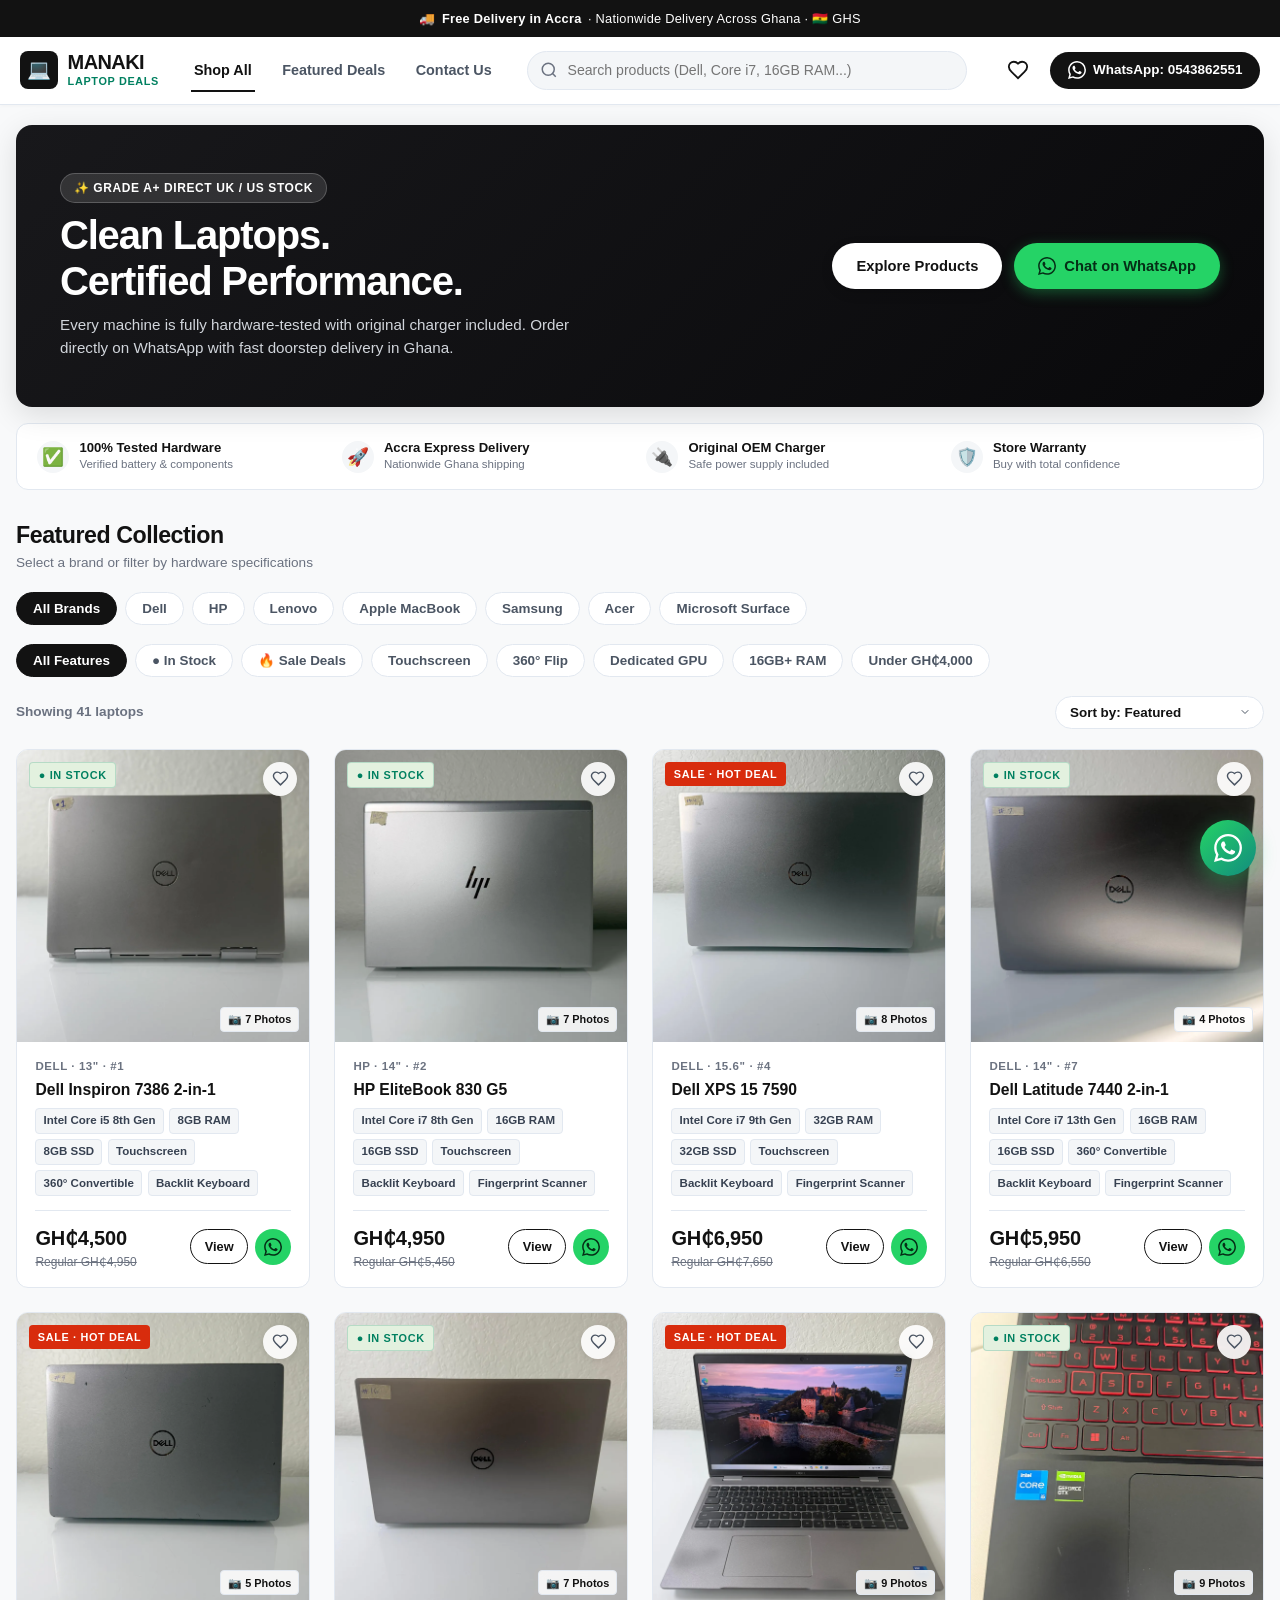
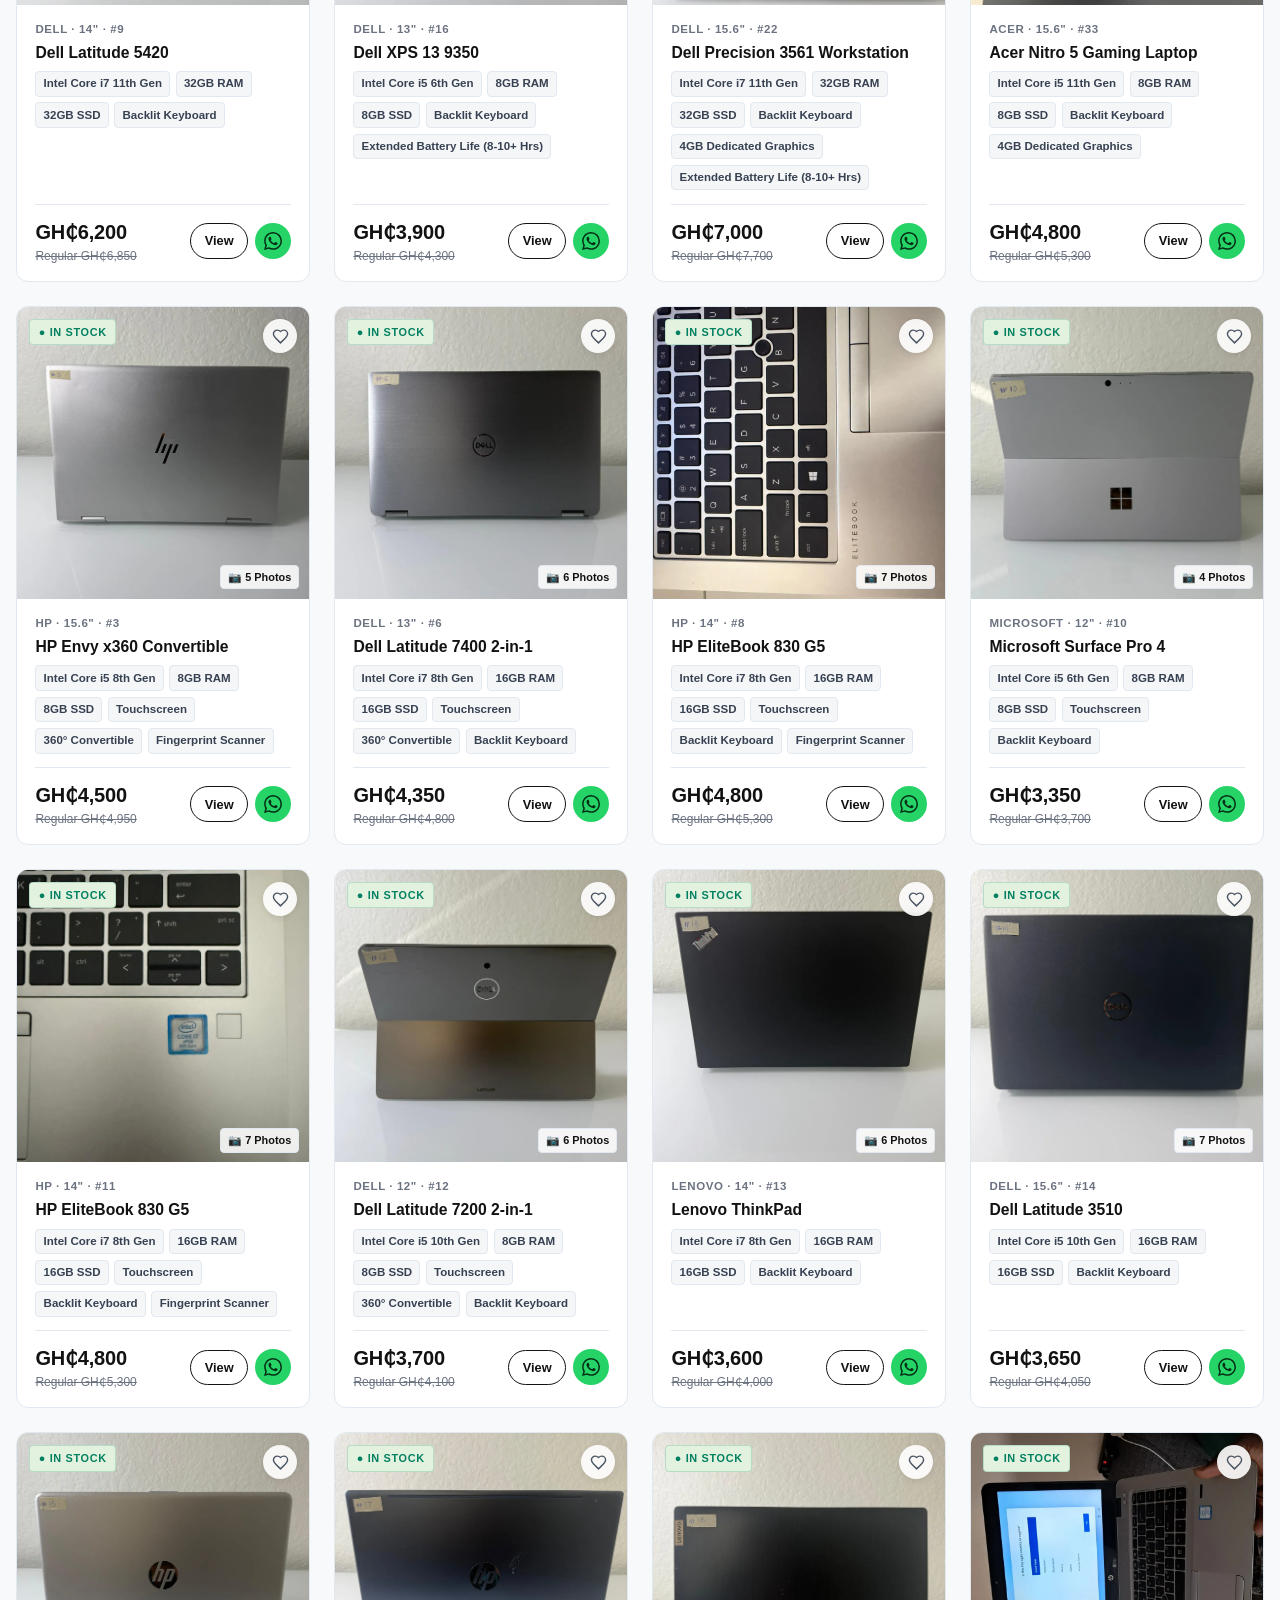
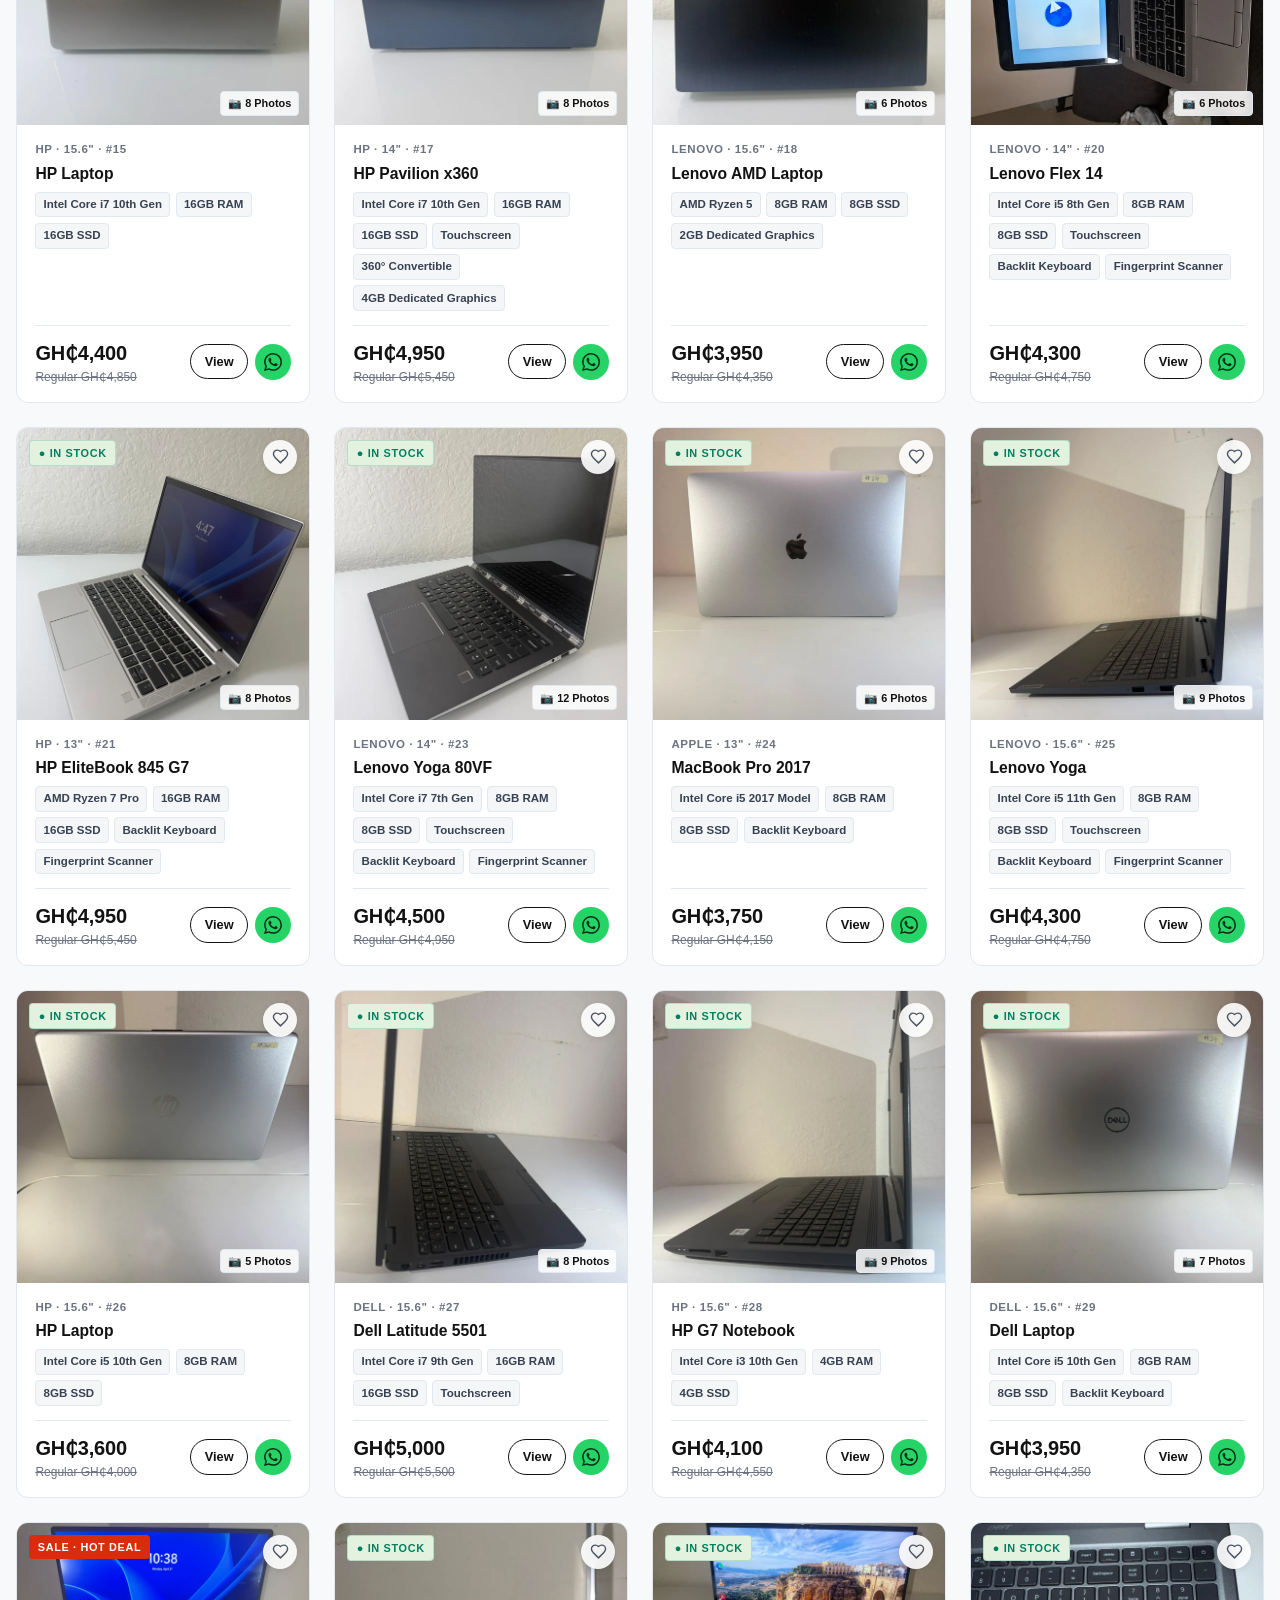
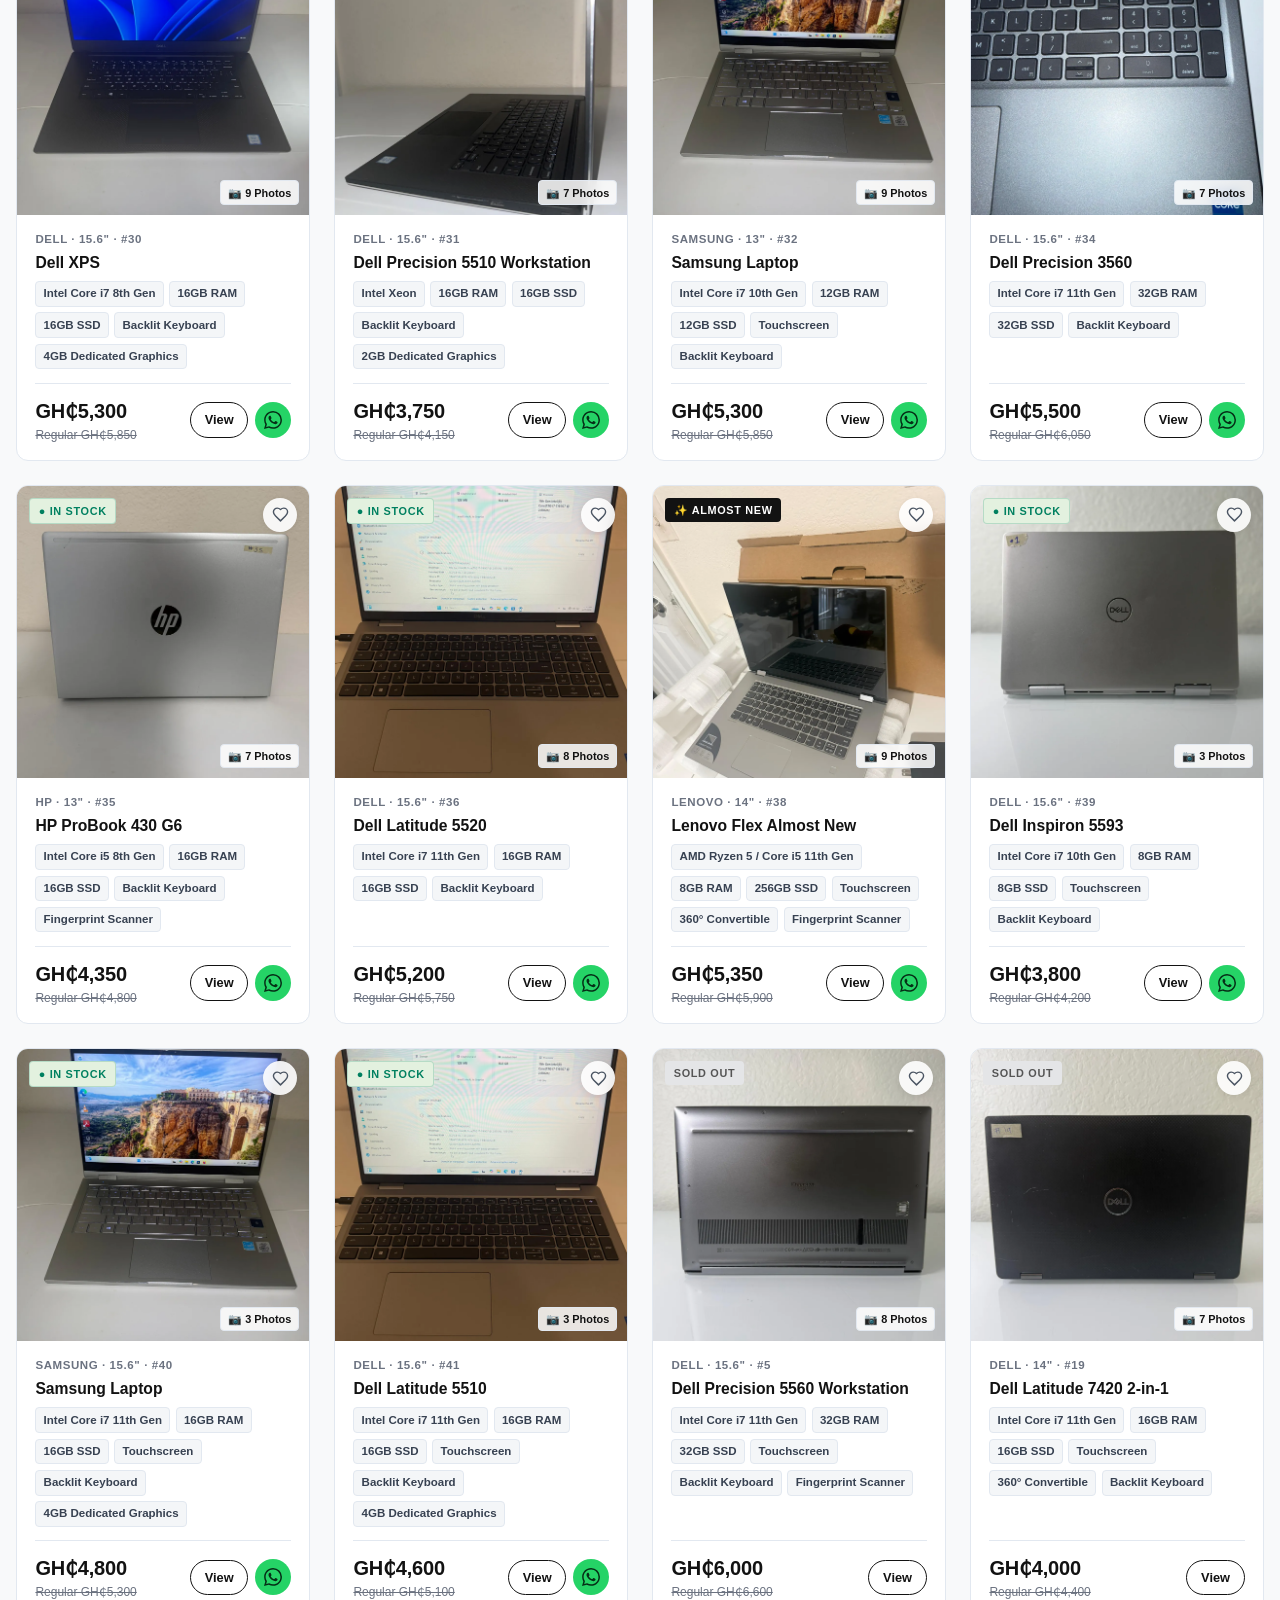
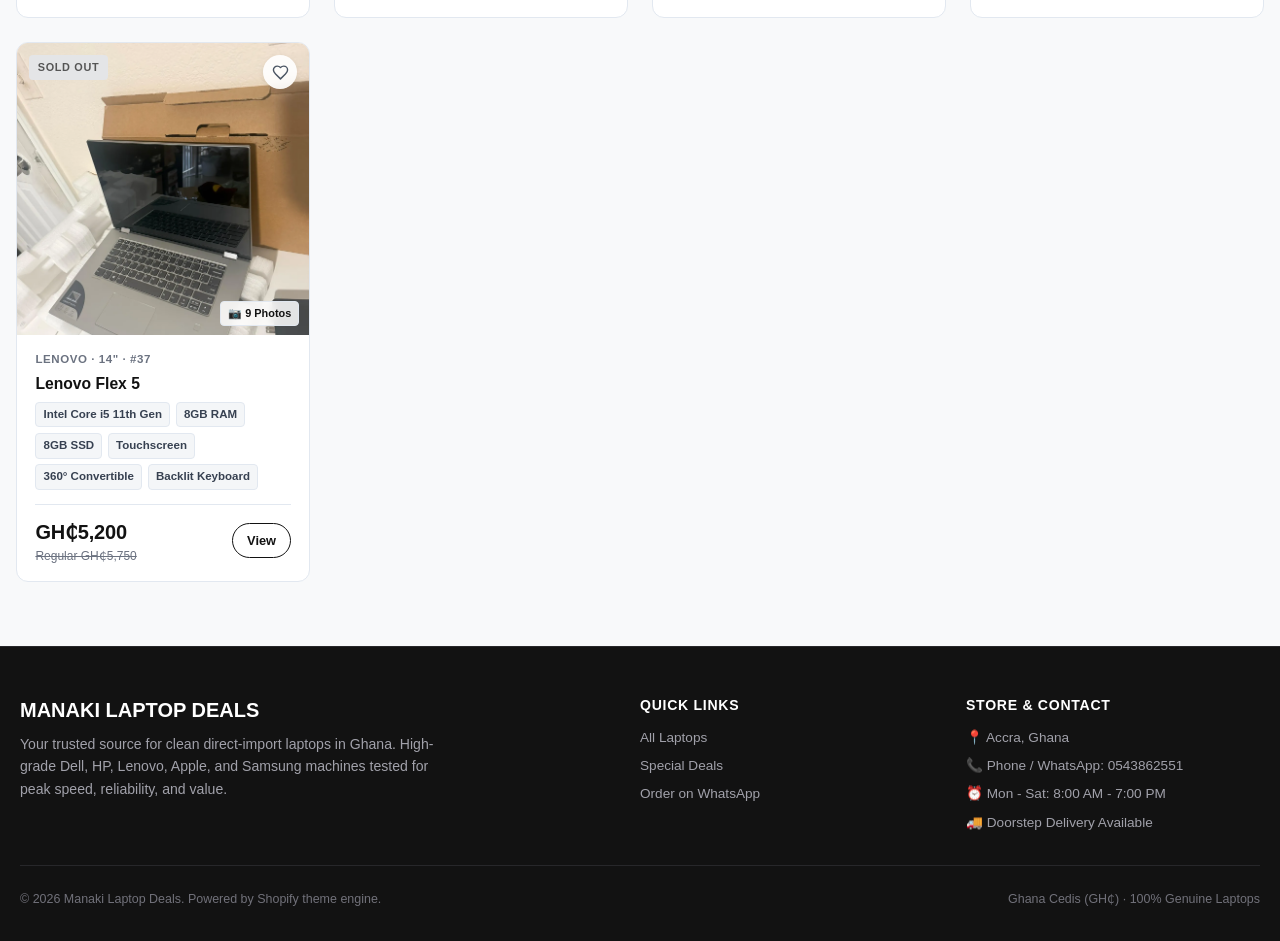
<file: index.html>
<!DOCTYPE html>
<html lang="en">
<head>
  <meta charset="UTF-8">
  <meta name="viewport" content="width=device-width, initial-scale=1.0, maximum-scale=5.0, viewport-fit=cover">
  <meta name="theme-color" content="#121212">
  <meta name="description" content="Manaki Laptop Deals - Premium direct-import laptops in Ghana. Dell, HP, Lenovo, MacBook, Samsung, Acer at unbeatable prices with tested hardware and warranty.">
  <title>Manaki Laptop Deals · Official Store</title>
  <link rel="stylesheet" href="css/styles.css">
</head>
<body>

  <!-- Shopify Announcement Bar -->
  <div class="announcement-bar">
    <div class="announcement-content">
      <span class="announcement-text">
        🚚 <strong>Free Delivery in Accra</strong> · Nationwide Delivery Across Ghana · 🇬🇭 GHS
      </span>
      <span class="announcement-text" style="display: none;" id="announcementDesktop">
        💬 Order via WhatsApp: <a href="https://wa.me/233543862551" target="_blank" rel="noopener" class="announcement-link">0543862551</a>
      </span>
    </div>
  </div>

  <!-- Shopify Main Header -->
  <header class="shopify-header">
    <div class="header-inner">
      <!-- Store Brand Logo -->
      <a href="index.html" class="brand-logo">
        <div class="brand-icon-box">💻</div>
        <div class="brand-text-group">
          <span class="brand-name">MANAKI</span>
          <span class="brand-tagline">Laptop Deals</span>
        </div>
      </a>

      <!-- Desktop Navigation Menu -->
      <nav class="nav-links-desktop">
        <a href="index.html" class="nav-link-item active">Shop All</a>
        <a href="#featuredCollection" class="nav-link-item">Featured Deals</a>
        <a href="https://wa.me/233543862551" target="_blank" rel="noopener" class="nav-link-item">Contact Us</a>
      </nav>

      <!-- Center Search Bar -->
      <div class="header-search-bar">
        <div class="search-field-wrapper">
          <svg class="search-icon-left" width="18" height="18" viewBox="0 0 24 24" fill="none" stroke="currentColor" stroke-width="2">
            <circle cx="11" cy="11" r="8"/>
            <path d="m21 21-4.3-4.3"/>
          </svg>
          <input type="text" id="searchInput" placeholder="Search products (Dell, Core i7, 16GB RAM...)" autocomplete="off">
          <button class="search-clear-btn" id="searchClearBtn" title="Clear Search">&times;</button>
        </div>
      </div>

      <!-- Right Actions: Wishlist, WhatsApp Button -->
      <div class="header-right-actions">
        <a href="#" class="header-icon-btn" id="headerWishlistBtn" title="Saved Wishlist" aria-label="View Saved Wishlist">
          <svg width="22" height="22" viewBox="0 0 24 24" fill="none" stroke="currentColor" stroke-width="2">
            <path d="M19 14c1.49-1.46 3-3.21 3-5.5A5.5 5.5 0 0 0 16.5 3c-1.76 0-3 .5-4.5 2-1.5-1.5-2.74-2-4.5-2A5.5 5.5 0 0 0 2 8.5c0 2.3 1.5 4.05 3 5.5l7 7Z"/>
          </svg>
          <span class="counter-badge" id="favoritesBadge" style="display: none;">0</span>
        </a>

        <a href="https://wa.me/233543862551" target="_blank" rel="noopener" class="btn-header-wa">
          <svg width="18" height="18" viewBox="0 0 24 24" fill="currentColor">
            <path d="M17.472 14.382c-.297-.149-1.758-.867-2.03-.967-.273-.099-.471-.148-.67.15-.197.297-.767.966-.94 1.164-.173.199-.347.223-.644.075-.297-.15-1.255-.463-2.39-1.475-.883-.788-1.48-1.761-1.653-2.059-.173-.297-.018-.458.13-.606.134-.133.298-.347.446-.52.149-.174.198-.298.298-.497.099-.198.05-.371-.025-.52-.075-.149-.669-1.612-.916-2.207-.242-.579-.487-.5-.669-.51-.173-.008-.371-.01-.57-.01-.198 0-.52.074-.792.372-.272.297-1.04 1.016-1.04 2.479 0 1.462 1.065 2.875 1.213 3.074.149.198 2.096 3.2 5.077 4.487.709.306 1.262.489 1.694.625.712.227 1.36.195 1.871.118.571-.085 1.758-.719 2.006-1.413.248-.694.248-1.289.173-1.413-.074-.124-.272-.198-.57-.347m-5.421 7.403h-.004a9.87 9.87 0 01-5.031-1.378l-.361-.214-3.741.982.998-3.648-.235-.374a9.86 9.86 0 01-1.51-5.26c.001-5.45 4.436-9.884 9.888-9.884 2.64 0 5.122 1.03 6.988 2.898a9.825 9.825 0 012.893 6.994c-.003 5.45-4.437 9.884-9.89 9.884m8.413-18.297A11.815 11.815 0 0012.05 0C5.495 0 .16 5.335.157 11.892c0 2.096.547 4.142 1.588 5.945L0 24l6.335-1.662c1.746.953 3.71 1.456 5.711 1.457h.004c6.554 0 11.89-5.335 11.893-11.893a11.821 11.821 0 00-3.488-8.482"/>
          </svg>
          WhatsApp: 0543862551
        </a>
      </div>
    </div>
  </header>

  <!-- Mobile Search Bar (Only visible on mobile screens) -->
  <div class="mobile-search-strip">
    <div class="search-field-wrapper">
      <svg class="search-icon-left" width="16" height="16" viewBox="0 0 24 24" fill="none" stroke="currentColor" stroke-width="2">
        <circle cx="11" cy="11" r="8"/>
        <path d="m21 21-4.3-4.3"/>
      </svg>
      <input type="text" id="mobileSearchInput" placeholder="Search laptops (Dell, Core i7, 16GB...)" autocomplete="off">
    </div>
  </div>

  <!-- Shopify Hero Banner Section -->
  <section class="shopify-hero-section">
    <div class="shopify-hero-banner">
      <div style="display: flex; flex-direction: column; gap: 0.6rem;">
        <span class="hero-pill-tag">✨ Grade A+ Direct UK / US Stock</span>
        <h1 class="hero-headline">Clean Laptops.<br>Certified Performance.</h1>
        <p class="hero-subheadline">
          Every machine is fully hardware-tested with original charger included. Order directly on WhatsApp with fast doorstep delivery in Ghana.
        </p>
      </div>
      <div class="hero-cta-buttons">
        <a href="#featuredCollection" class="btn-shopify-primary">
          Explore Products
        </a>
        <a href="https://wa.me/233543862551?text=Hello%20Manaki%20Laptop%20Deals!%20I%20would%20like%20to%20inquire%20about%20your%20available%20laptops." target="_blank" rel="noopener" class="btn-shopify-wa">
          <svg width="18" height="18" viewBox="0 0 24 24" fill="currentColor">
            <path d="M17.472 14.382c-.297-.149-1.758-.867-2.03-.967-.273-.099-.471-.148-.67.15-.197.297-.767.966-.94 1.164-.173.199-.347.223-.644.075-.297-.15-1.255-.463-2.39-1.475-.883-.788-1.48-1.761-1.653-2.059-.173-.297-.018-.458.13-.606.134-.133.298-.347.446-.52.149-.174.198-.298.298-.497.099-.198.05-.371-.025-.52-.075-.149-.669-1.612-.916-2.207-.242-.579-.487-.5-.669-.51-.173-.008-.371-.01-.57-.01-.198 0-.52.074-.792.372-.272.297-1.04 1.016-1.04 2.479 0 1.462 1.065 2.875 1.213 3.074.149.198 2.096 3.2 5.077 4.487.709.306 1.262.489 1.694.625.712.227 1.36.195 1.871.118.571-.085 1.758-.719 2.006-1.413.248-.694.248-1.289.173-1.413-.074-.124-.272-.198-.57-.347m-5.421 7.403h-.004a9.87 9.87 0 01-5.031-1.378l-.361-.214-3.741.982.998-3.648-.235-.374a9.86 9.86 0 01-1.51-5.26c.001-5.45 4.436-9.884 9.888-9.884 2.64 0 5.122 1.03 6.988 2.898a9.825 9.825 0 012.893 6.994c-.003 5.45-4.437 9.884-9.89 9.884m8.413-18.297A11.815 11.815 0 0012.05 0C5.495 0 .16 5.335.157 11.892c0 2.096.547 4.142 1.588 5.945L0 24l6.335-1.662c1.746.953 3.71 1.456 5.711 1.457h.004c6.554 0 11.89-5.335 11.893-11.893a11.821 11.821 0 00-3.488-8.482"/>
          </svg>
          Chat on WhatsApp
        </a>
      </div>
    </div>
  </section>

  <!-- Shopify Trust Value Bar (4 Pillars) -->
  <section class="trust-ticker-strip">
    <div class="trust-ticker-grid">
      <div class="trust-ticker-item">
        <div class="trust-ticker-icon">✅</div>
        <div class="trust-ticker-text">
          <span class="trust-ticker-title">100% Tested Hardware</span>
          <span class="trust-ticker-sub">Verified battery & components</span>
        </div>
      </div>
      <div class="trust-ticker-item">
        <div class="trust-ticker-icon">🚀</div>
        <div class="trust-ticker-text">
          <span class="trust-ticker-title">Accra Express Delivery</span>
          <span class="trust-ticker-sub">Nationwide Ghana shipping</span>
        </div>
      </div>
      <div class="trust-ticker-item">
        <div class="trust-ticker-icon">🔌</div>
        <div class="trust-ticker-text">
          <span class="trust-ticker-title">Original OEM Charger</span>
          <span class="trust-ticker-sub">Safe power supply included</span>
        </div>
      </div>
      <div class="trust-ticker-item">
        <div class="trust-ticker-icon">🛡️</div>
        <div class="trust-ticker-text">
          <span class="trust-ticker-title">Store Warranty</span>
          <span class="trust-ticker-sub">Buy with total confidence</span>
        </div>
      </div>
    </div>
  </section>

  <!-- Collection Filter Header -->
  <section class="collection-header-strip" id="featuredCollection">
    <div class="collection-title-row">
      <div>
        <h2 class="collection-heading">Featured Collection</h2>
        <p class="collection-subheading">Select a brand or filter by hardware specifications</p>
      </div>
    </div>

    <!-- Brand Filter Pills (Shopify Style) -->
    <div class="filter-pills-bar" id="brandPillsList">
      <button class="shopify-pill filter-pill active" data-brand="all">All Brands</button>
      <button class="shopify-pill filter-pill" data-brand="Dell">Dell</button>
      <button class="shopify-pill filter-pill" data-brand="HP">HP</button>
      <button class="shopify-pill filter-pill" data-brand="Lenovo">Lenovo</button>
      <button class="shopify-pill filter-pill" data-brand="Apple">Apple MacBook</button>
      <button class="shopify-pill filter-pill" data-brand="Samsung">Samsung</button>
      <button class="shopify-pill filter-pill" data-brand="Acer">Acer</button>
      <button class="shopify-pill filter-pill" data-brand="Microsoft">Microsoft Surface</button>
    </div>

    <!-- Feature Filter Pills -->
    <div class="filter-pills-bar" style="margin-top: 0.4rem;" id="featurePillsList">
      <button class="shopify-pill filter-pill active" data-feature="all">All Features</button>
      <button class="shopify-pill filter-pill" data-feature="available">● In Stock</button>
      <button class="shopify-pill filter-pill" data-feature="hot">🔥 Sale Deals</button>
      <button class="shopify-pill filter-pill" data-feature="touch">Touchscreen</button>
      <button class="shopify-pill filter-pill" data-feature="convertible">360° Flip</button>
      <button class="shopify-pill filter-pill" data-feature="gpu">Dedicated GPU</button>
      <button class="shopify-pill filter-pill" data-feature="ram16">16GB+ RAM</button>
      <button class="shopify-pill filter-pill" data-feature="budget4k">Under GH₵4,000</button>
    </div>
  </section>

  <!-- Collection Toolbar: Product Count & Sort Dropdown -->
  <section class="collection-toolbar">
    <div class="product-count-label results-count" id="resultsCount">Loading products...</div>
    <div>
      <select class="sort-dropdown-shopify" id="sortSelect" aria-label="Sort products">
        <option value="featured">Sort by: Featured</option>
        <option value="price-asc">Price: Low to High</option>
        <option value="price-desc">Price: High to Low</option>
        <option value="ram-desc">Most RAM (16GB - 32GB)</option>
        <option value="storage-desc">Largest SSD Storage</option>
        <option value="newest">Recently Added</option>
      </select>
    </div>
  </section>

  <!-- Shopify Product Grid -->
  <main class="collection-grid-section">
    <div class="shopify-product-grid" id="laptopsGrid">
      <!-- Injected via js/app.js -->
    </div>
  </main>

  <!-- Shopify Store Footer -->
  <footer class="shopify-footer">
    <div class="footer-inner">
      <div>
        <h3 class="footer-brand-title">Manaki Laptop Deals</h3>
        <p class="footer-desc">
          Your trusted source for clean direct-import laptops in Ghana. High-grade Dell, HP, Lenovo, Apple, and Samsung machines tested for peak speed, reliability, and value.
        </p>
      </div>

      <div>
        <h4 class="footer-col-title">Quick Links</h4>
        <div class="footer-links-list">
          <a href="index.html">All Laptops</a>
          <a href="#featuredCollection">Special Deals</a>
          <a href="https://wa.me/233543862551" target="_blank" rel="noopener">Order on WhatsApp</a>
        </div>
      </div>

      <div>
        <h4 class="footer-col-title">Store & Contact</h4>
        <div class="footer-links-list">
          <span>📍 Accra, Ghana</span>
          <span>📞 Phone / WhatsApp: 0543862551</span>
          <span>⏰ Mon - Sat: 8:00 AM - 7:00 PM</span>
          <span>🚚 Doorstep Delivery Available</span>
        </div>
      </div>
    </div>

    <div class="footer-bottom-bar">
      <span>&copy; 2026 Manaki Laptop Deals. Powered by Shopify theme engine.</span>
      <span>Ghana Cedis (GH₵) · 100% Genuine Laptops</span>
    </div>
  </footer>

  <!-- Floating Action Button for WhatsApp -->
  <a href="https://wa.me/233543862551?text=Hello%20Manaki%20Laptop%20Deals!%20I%20am%20interested%20in%20buying%20a%20laptop." target="_blank" rel="noopener" class="fab-whatsapp" title="Instant WhatsApp Chat (0543862551)" aria-label="Chat on WhatsApp">
    <svg width="28" height="28" viewBox="0 0 24 24" fill="currentColor">
      <path d="M17.472 14.382c-.297-.149-1.758-.867-2.03-.967-.273-.099-.471-.148-.67.15-.197.297-.767.966-.94 1.164-.173.199-.347.223-.644.075-.297-.15-1.255-.463-2.39-1.475-.883-.788-1.48-1.761-1.653-2.059-.173-.297-.018-.458.13-.606.134-.133.298-.347.446-.52.149-.174.198-.298.298-.497.099-.198.05-.371-.025-.52-.075-.149-.669-1.612-.916-2.207-.242-.579-.487-.5-.669-.51-.173-.008-.371-.01-.57-.01-.198 0-.52.074-.792.372-.272.297-1.04 1.016-1.04 2.479 0 1.462 1.065 2.875 1.213 3.074.149.198 2.096 3.2 5.077 4.487.709.306 1.262.489 1.694.625.712.227 1.36.195 1.871.118.571-.085 1.758-.719 2.006-1.413.248-.694.248-1.289.173-1.413-.074-.124-.272-.198-.57-.347m-5.421 7.403h-.004a9.87 9.87 0 01-5.031-1.378l-.361-.214-3.741.982.998-3.648-.235-.374a9.86 9.86 0 01-1.51-5.26c.001-5.45 4.436-9.884 9.888-9.884 2.64 0 5.122 1.03 6.988 2.898a9.825 9.825 0 012.893 6.994c-.003 5.45-4.437 9.884-9.89 9.884m8.413-18.297A11.815 11.815 0 0012.05 0C5.495 0 .16 5.335.157 11.892c0 2.096.547 4.142 1.588 5.945L0 24l6.335-1.662c1.746.953 3.71 1.456 5.711 1.457h.004c6.554 0 11.89-5.335 11.893-11.893a11.821 11.821 0 00-3.488-8.482"/>
    </svg>
  </a>

  <!-- Mobile Bottom Navigation Bar (Shopify App Feel) -->
  <nav class="bottom-nav">
    <a href="index.html" class="bottom-nav-item active" data-target="home">
      <svg viewBox="0 0 24 24" fill="none" stroke="currentColor" stroke-width="2">
        <path d="m3 9 9-7 9 7v11a2 2 0 0 1-2 2H5a2 2 0 0 1-2-2z"/>
        <polyline points="9 22 9 12 15 12 15 22"/>
      </svg>
      <span>Shop</span>
    </a>

    <a href="#" class="bottom-nav-item" data-target="search">
      <svg viewBox="0 0 24 24" fill="none" stroke="currentColor" stroke-width="2">
        <circle cx="11" cy="11" r="8"/>
        <path d="m21 21-4.3-4.3"/>
      </svg>
      <span>Search</span>
    </a>

    <a href="#" class="bottom-nav-item" data-target="favorites">
      <svg viewBox="0 0 24 24" fill="none" stroke="currentColor" stroke-width="2">
        <path d="M19 14c1.49-1.46 3-3.21 3-5.5A5.5 5.5 0 0 0 16.5 3c-1.76 0-3 .5-4.5 2-1.5-1.5-2.74-2-4.5-2A5.5 5.5 0 0 0 2 8.5c0 2.3 1.5 4.05 3 5.5l7 7Z"/>
      </svg>
      <span class="bottom-nav-badge" id="bottomFavoritesBadge" style="display: none;">0</span>
      <span>Wishlist</span>
    </a>

    <a href="https://wa.me/233543862551" target="_blank" rel="noopener" class="bottom-nav-item" data-target="whatsapp">
      <svg viewBox="0 0 24 24" fill="currentColor">
        <path d="M17.472 14.382c-.297-.149-1.758-.867-2.03-.967-.273-.099-.471-.148-.67.15-.197.297-.767.966-.94 1.164-.173.199-.347.223-.644.075-.297-.15-1.255-.463-2.39-1.475-.883-.788-1.48-1.761-1.653-2.059-.173-.297-.018-.458.13-.606.134-.133.298-.347.446-.52.149-.174.198-.298.298-.497.099-.198.05-.371-.025-.52-.075-.149-.669-1.612-.916-2.207-.242-.579-.487-.5-.669-.51-.173-.008-.371-.01-.57-.01-.198 0-.52.074-.792.372-.272.297-1.04 1.016-1.04 2.479 0 1.462 1.065 2.875 1.213 3.074.149.198 2.096 3.2 5.077 4.487.709.306 1.262.489 1.694.625.712.227 1.36.195 1.871.118.571-.085 1.758-.719 2.006-1.413.248-.694.248-1.289.173-1.413-.074-.124-.272-.198-.57-.347m-5.421 7.403h-.004a9.87 9.87 0 01-5.031-1.378l-.361-.214-3.741.982.998-3.648-.235-.374a9.86 9.86 0 01-1.51-5.26c.001-5.45 4.436-9.884 9.888-9.884 2.64 0 5.122 1.03 6.988 2.898a9.825 9.825 0 012.893 6.994c-.003 5.45-4.437 9.884-9.89 9.884m8.413-18.297A11.815 11.815 0 0012.05 0C5.495 0 .16 5.335.157 11.892c0 2.096.547 4.142 1.588 5.945L0 24l6.335-1.662c1.746.953 3.71 1.456 5.711 1.457h.004c6.554 0 11.89-5.335 11.893-11.893a11.821 11.821 0 00-3.488-8.482"/>
      </svg>
      <span>WhatsApp</span>
    </a>
  </nav>

  <!-- Scripts -->
  <script src="js/data.js"></script>
  <script src="js/store.js"></script>
  <script src="js/app.js"></script>
</body>
</html>
</file>
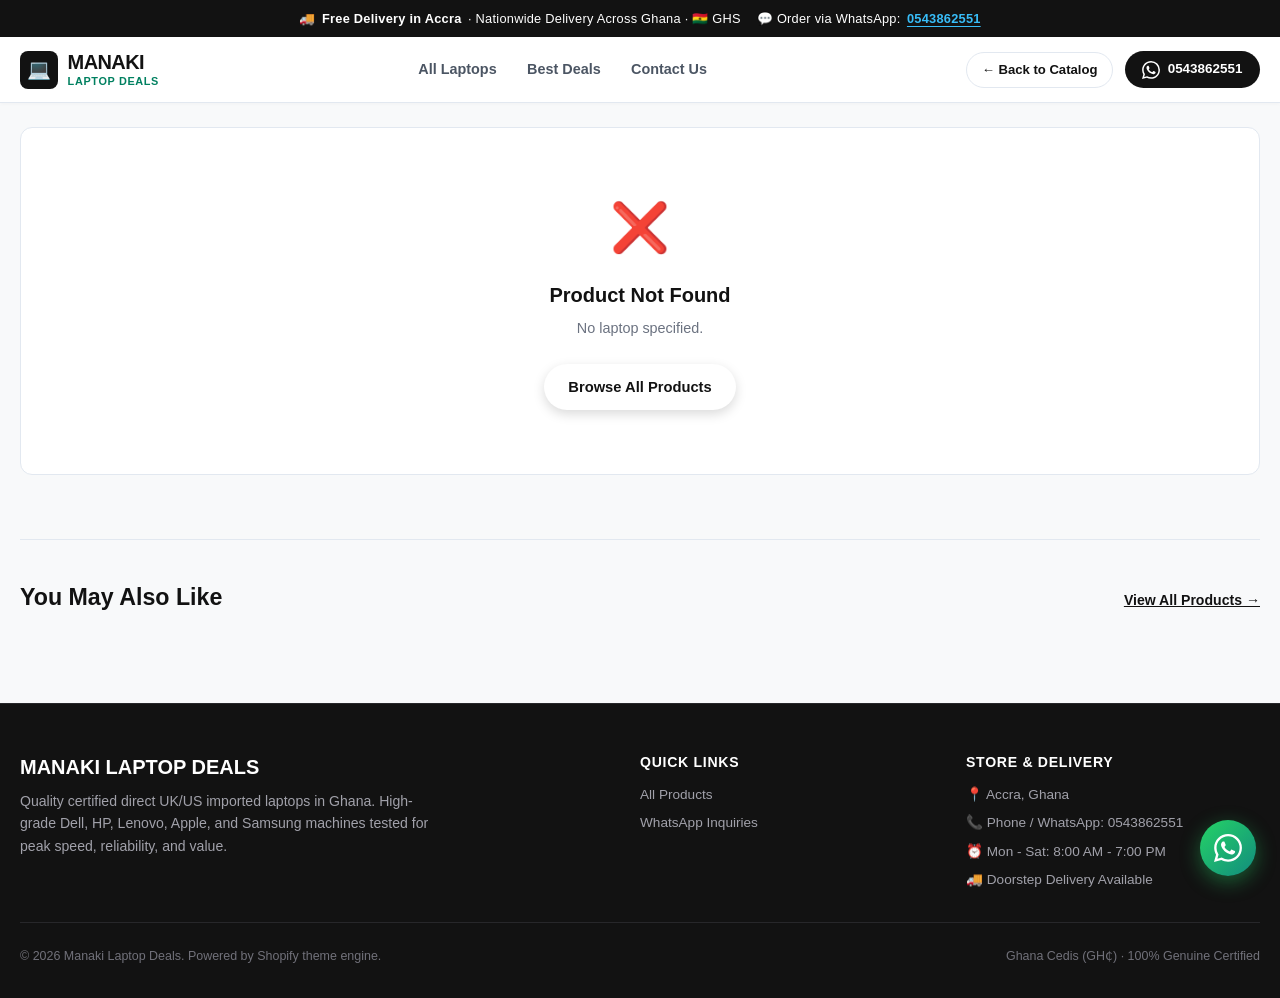
<file: detail.html>
<!DOCTYPE html>
<html lang="en">
<head>
  <meta charset="UTF-8">
  <meta name="viewport" content="width=device-width, initial-scale=1.0, maximum-scale=5.0, viewport-fit=cover">
  <meta name="theme-color" content="#121212">
  <title>Laptop Specifications & Photos - Manaki Laptop Deals</title>
  <link rel="stylesheet" href="css/styles.css">
</head>
<body>

  <!-- Shopify Announcement Bar -->
  <div class="announcement-bar">
    <div class="announcement-content">
      <span class="announcement-text">
        🚚 <strong>Free Delivery in Accra</strong> · Nationwide Delivery Across Ghana · 🇬🇭 GHS
      </span>
      <span class="announcement-text">
        💬 Order via WhatsApp: <a href="https://wa.me/233543862551" target="_blank" rel="noopener" class="announcement-link">0543862551</a>
      </span>
    </div>
  </div>

  <!-- Shopify Header -->
  <header class="shopify-header">
    <div class="header-inner">
      <a href="index.html" class="brand-logo">
        <div class="brand-icon-box">💻</div>
        <div class="brand-text-group">
          <span class="brand-name">MANAKI</span>
          <span class="brand-tagline">Laptop Deals</span>
        </div>
      </a>

      <nav class="nav-links-desktop">
        <a href="index.html" class="nav-link-item">All Laptops</a>
        <a href="index.html#featuredCollection" class="nav-link-item">Best Deals</a>
        <a href="https://wa.me/233543862551" target="_blank" rel="noopener" class="nav-link-item">Contact Us</a>
      </nav>

      <div class="header-right-actions">
        <a href="index.html" class="btn-shopify-secondary" style="font-size: 0.82rem; padding: 0.45rem 0.9rem;">
          ← Back to Catalog
        </a>
        <a href="https://wa.me/233543862551" target="_blank" rel="noopener" class="btn-header-wa">
          <svg width="18" height="18" viewBox="0 0 24 24" fill="currentColor">
            <path d="M17.472 14.382c-.297-.149-1.758-.867-2.03-.967-.273-.099-.471-.148-.67.15-.197.297-.767.966-.94 1.164-.173.199-.347.223-.644.075-.297-.15-1.255-.463-2.39-1.475-.883-.788-1.48-1.761-1.653-2.059-.173-.297-.018-.458.13-.606.134-.133.298-.347.446-.52.149-.174.198-.298.298-.497.099-.198.05-.371-.025-.52-.075-.149-.669-1.612-.916-2.207-.242-.579-.487-.5-.669-.51-.173-.008-.371-.01-.57-.01-.198 0-.52.074-.792.372-.272.297-1.04 1.016-1.04 2.479 0 1.462 1.065 2.875 1.213 3.074.149.198 2.096 3.2 5.077 4.487.709.306 1.262.489 1.694.625.712.227 1.36.195 1.871.118.571-.085 1.758-.719 2.006-1.413.248-.694.248-1.289.173-1.413-.074-.124-.272-.198-.57-.347m-5.421 7.403h-.004a9.87 9.87 0 01-5.031-1.378l-.361-.214-3.741.982.998-3.648-.235-.374a9.86 9.86 0 01-1.51-5.26c.001-5.45 4.436-9.884 9.888-9.884 2.64 0 5.122 1.03 6.988 2.898a9.825 9.825 0 012.893 6.994c-.003 5.45-4.437 9.884-9.89 9.884m8.413-18.297A11.815 11.815 0 0012.05 0C5.495 0 .16 5.335.157 11.892c0 2.096.547 4.142 1.588 5.945L0 24l6.335-1.662c1.746.953 3.71 1.456 5.711 1.457h.004c6.554 0 11.89-5.335 11.893-11.893a11.821 11.821 0 00-3.488-8.482"/>
          </svg>
          0543862551
        </a>
      </div>
    </div>
  </header>

  <!-- Main Product Detail Container -->
  <main class="shopify-detail-container">
    <div id="detailContent">
      <div style="text-align: center; padding: 4rem 1rem; color: var(--color-text-muted);">
        Loading product information and high-resolution gallery...
      </div>
    </div>

    <!-- Recommendations Rail -->
    <section style="margin-top: 4rem; padding-top: 2.5rem; border-top: 1px solid var(--color-border);">
      <div style="display: flex; align-items: baseline; justify-content: space-between; margin-bottom: 1.5rem;">
        <h3 style="font-size: 1.45rem; font-weight: 800; color: #121212;">
          You May Also Like
        </h3>
        <a href="index.html" style="font-size: 0.88rem; font-weight: 700; text-decoration: underline;">
          View All Products →
        </a>
      </div>
      <div class="shopify-product-grid" id="similarLaptopsGrid">
        <!-- Injected via js/detail.js -->
      </div>
    </section>
  </main>

  <!-- Shopify Footer -->
  <footer class="shopify-footer">
    <div class="footer-inner">
      <div>
        <h3 class="footer-brand-title">Manaki Laptop Deals</h3>
        <p class="footer-desc">
          Quality certified direct UK/US imported laptops in Ghana. High-grade Dell, HP, Lenovo, Apple, and Samsung machines tested for peak speed, reliability, and value.
        </p>
      </div>

      <div>
        <h4 class="footer-col-title">Quick Links</h4>
        <div class="footer-links-list">
          <a href="index.html">All Products</a>
          <a href="https://wa.me/233543862551" target="_blank" rel="noopener">WhatsApp Inquiries</a>
        </div>
      </div>

      <div>
        <h4 class="footer-col-title">Store & Delivery</h4>
        <div class="footer-links-list">
          <span>📍 Accra, Ghana</span>
          <span>📞 Phone / WhatsApp: 0543862551</span>
          <span>⏰ Mon - Sat: 8:00 AM - 7:00 PM</span>
          <span>🚚 Doorstep Delivery Available</span>
        </div>
      </div>
    </div>

    <div class="footer-bottom-bar">
      <span>&copy; 2026 Manaki Laptop Deals. Powered by Shopify theme engine.</span>
      <span>Ghana Cedis (GH₵) · 100% Genuine Certified</span>
    </div>
  </footer>

  <!-- Floating Action Button for WhatsApp -->
  <a href="https://wa.me/233543862551?text=Hello%20Manaki%20Laptop%20Deals!%20I%20am%20interested%20in%20buying%20a%20laptop." target="_blank" rel="noopener" class="fab-whatsapp" title="Instant WhatsApp Chat (0543862551)" aria-label="Chat on WhatsApp">
    <svg width="28" height="28" viewBox="0 0 24 24" fill="currentColor">
      <path d="M17.472 14.382c-.297-.149-1.758-.867-2.03-.967-.273-.099-.471-.148-.67.15-.197.297-.767.966-.94 1.164-.173.199-.347.223-.644.075-.297-.15-1.255-.463-2.39-1.475-.883-.788-1.48-1.761-1.653-2.059-.173-.297-.018-.458.13-.606.134-.133.298-.347.446-.52.149-.174.198-.298.298-.497.099-.198.05-.371-.025-.52-.075-.149-.669-1.612-.916-2.207-.242-.579-.487-.5-.669-.51-.173-.008-.371-.01-.57-.01-.198 0-.52.074-.792.372-.272.297-1.04 1.016-1.04 2.479 0 1.462 1.065 2.875 1.213 3.074.149.198 2.096 3.2 5.077 4.487.709.306 1.262.489 1.694.625.712.227 1.36.195 1.871.118.571-.085 1.758-.719 2.006-1.413.248-.694.248-1.289.173-1.413-.074-.124-.272-.198-.57-.347m-5.421 7.403h-.004a9.87 9.87 0 01-5.031-1.378l-.361-.214-3.741.982.998-3.648-.235-.374a9.86 9.86 0 01-1.51-5.26c.001-5.45 4.436-9.884 9.888-9.884 2.64 0 5.122 1.03 6.988 2.898a9.825 9.825 0 012.893 6.994c-.003 5.45-4.437 9.884-9.89 9.884m8.413-18.297A11.815 11.815 0 0012.05 0C5.495 0 .16 5.335.157 11.892c0 2.096.547 4.142 1.588 5.945L0 24l6.335-1.662c1.746.953 3.71 1.456 5.711 1.457h.004c6.554 0 11.89-5.335 11.893-11.893a11.821 11.821 0 00-3.488-8.482"/>
    </svg>
  </a>

  <!-- Mobile Bottom Nav -->
  <nav class="bottom-nav">
    <a href="index.html" class="bottom-nav-item">
      <svg viewBox="0 0 24 24" fill="none" stroke="currentColor" stroke-width="2">
        <path d="m3 9 9-7 9 7v11a2 2 0 0 1-2 2H5a2 2 0 0 1-2-2z"/>
        <polyline points="9 22 9 12 15 12 15 22"/>
      </svg>
      <span>Shop</span>
    </a>

    <a href="index.html" class="bottom-nav-item">
      <svg viewBox="0 0 24 24" fill="none" stroke="currentColor" stroke-width="2">
        <circle cx="11" cy="11" r="8"/>
        <path d="m21 21-4.3-4.3"/>
      </svg>
      <span>Search</span>
    </a>

    <a href="https://wa.me/233543862551" target="_blank" rel="noopener" class="bottom-nav-item">
      <svg viewBox="0 0 24 24" fill="currentColor">
        <path d="M17.472 14.382c-.297-.149-1.758-.867-2.03-.967-.273-.099-.471-.148-.67.15-.197.297-.767.966-.94 1.164-.173.199-.347.223-.644.075-.297-.15-1.255-.463-2.39-1.475-.883-.788-1.48-1.761-1.653-2.059-.173-.297-.018-.458.13-.606.134-.133.298-.347.446-.52.149-.174.198-.298.298-.497.099-.198.05-.371-.025-.52-.075-.149-.669-1.612-.916-2.207-.242-.579-.487-.5-.669-.51-.173-.008-.371-.01-.57-.01-.198 0-.52.074-.792.372-.272.297-1.04 1.016-1.04 2.479 0 1.462 1.065 2.875 1.213 3.074.149.198 2.096 3.2 5.077 4.487.709.306 1.262.489 1.694.625.712.227 1.36.195 1.871.118.571-.085 1.758-.719 2.006-1.413.248-.694.248-1.289.173-1.413-.074-.124-.272-.198-.57-.347m-5.421 7.403h-.004a9.87 9.87 0 01-5.031-1.378l-.361-.214-3.741.982.998-3.648-.235-.374a9.86 9.86 0 01-1.51-5.26c.001-5.45 4.436-9.884 9.888-9.884 2.64 0 5.122 1.03 6.988 2.898a9.825 9.825 0 012.893 6.994c-.003 5.45-4.437 9.884-9.89 9.884m8.413-18.297A11.815 11.815 0 0012.05 0C5.495 0 .16 5.335.157 11.892c0 2.096.547 4.142 1.588 5.945L0 24l6.335-1.662c1.746.953 3.71 1.456 5.711 1.457h.004c6.554 0 11.89-5.335 11.893-11.893a11.821 11.821 0 00-3.488-8.482"/>
      </svg>
      <span>WhatsApp</span>
    </a>
  </nav>

  <!-- Scripts -->
  <script src="js/data.js"></script>
  <script src="js/store.js"></script>
  <script src="js/detail.js"></script>
</body>
</html>
</file>
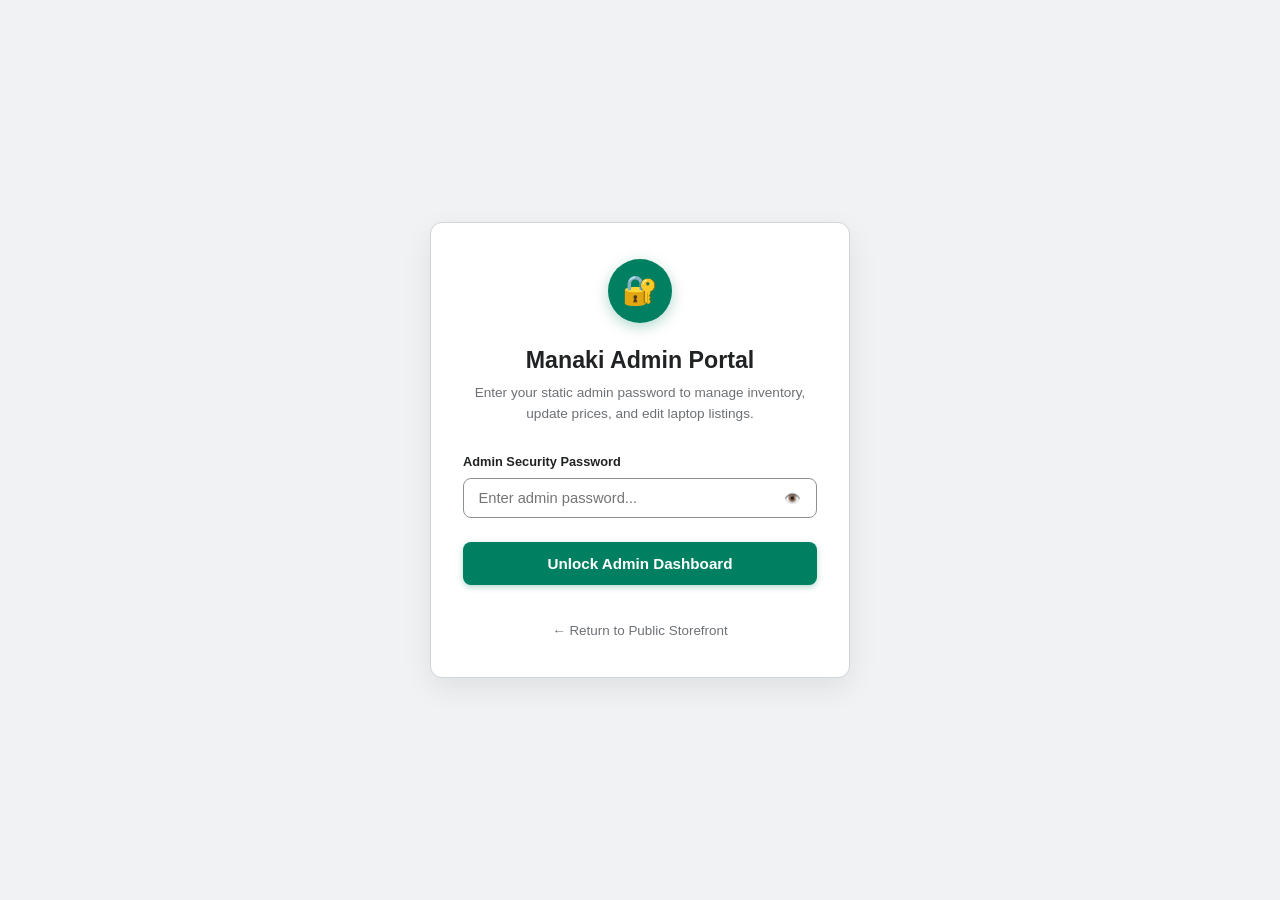
<file: manaki_admin.html>
<!DOCTYPE html>
<html lang="en">
<head>
  <meta charset="UTF-8">
  <meta name="viewport" content="width=device-width, initial-scale=1.0, maximum-scale=5.0, viewport-fit=cover">
  <meta name="theme-color" content="#090a0f">
  <title>Admin Portal - Manaki Laptop Deals Management</title>
  <link rel="stylesheet" href="css/styles.css">
  <link rel="stylesheet" href="css/admin.css">
</head>
<body class="admin-body">

  <!-- ==========================================
       LOGIN GATE SCREEN (STATIC PASSWORD CHECK)
       ========================================== -->
  <div class="admin-login-overlay" id="adminLoginOverlay">
    <div class="login-card">
      <div class="login-avatar">🔐</div>
      <h1 class="login-title">Manaki Admin Portal</h1>
      <p class="login-subtitle">Enter your static admin password to manage inventory, update prices, and edit laptop listings.</p>

      <form id="adminLoginForm" class="login-form">
        <div class="input-group">
          <label for="adminPasswordInput" class="input-label">Admin Security Password</label>
          <div class="password-input-wrapper">
            <input 
              type="password" 
              id="adminPasswordInput" 
              class="input-control" 
              placeholder="Enter admin password..." 
              autocomplete="current-password" 
              required
            />
            <button type="button" class="toggle-pwd-btn" id="togglePwdBtn" title="Toggle password visibility">
              👁️
            </button>
          </div>
        </div>

        <div class="login-error-msg" id="loginErrorMsg"></div>

        <button type="submit" class="btn-login">Unlock Admin Dashboard</button>

        <a href="index.html" class="login-footer-link">← Return to Public Storefront</a>
      </form>
    </div>
  </div>

  <!-- ==========================================
       AUTHENTICATED ADMIN PORTAL
       ========================================== -->
  <div class="admin-portal" id="adminPortal">
    <!-- Admin Sticky Navbar -->
    <header class="admin-navbar">
      <div class="admin-nav-container">
        <div style="display: flex; align-items: center; gap: 0.75rem;">
          <a href="index.html" class="brand-wrapper">
            <div class="brand-icon">💻</div>
            <span class="brand-title">Manaki Laptop Deals</span>
          </a>
          <span class="admin-badge">Admin Manager</span>
        </div>

        <div class="admin-actions">
          <a href="index.html" class="btn-admin-nav" target="_blank" title="Preview Public Storefront">
            <svg width="15" height="15" viewBox="0 0 24 24" fill="none" stroke="currentColor" stroke-width="2">
              <path d="M18 13v6a2 2 0 0 1-2 2H5a2 2 0 0 1-2-2V8a2 2 0 0 1 2-2h6"/>
              <polyline points="15 3 21 3 21 9"/>
              <line x1="10" y1="14" x2="21" y2="3"/>
            </svg>
            View Website
          </a>
          <button class="btn-admin-nav danger" id="adminLogoutBtn" title="Sign out of Admin">
            <svg width="15" height="15" viewBox="0 0 24 24" fill="none" stroke="currentColor" stroke-width="2">
              <path d="M9 21H5a2 2 0 0 1-2-2V5a2 2 0 0 1 2-2h4"/>
              <polyline points="16 17 21 12 16 7"/>
              <line x1="21" y1="12" x2="9" y2="12"/>
            </svg>
            Sign Out
          </button>
        </div>
      </div>
    </header>

    <!-- KPI Statistics Grid -->
    <section class="admin-stats-grid">
      <div class="stat-kpi-card">
        <span class="stat-kpi-title">Total Catalog</span>
        <div class="stat-kpi-val" id="statTotalLaptops">0</div>
        <span class="stat-kpi-badge">📦 Total Models in DB</span>
      </div>

      <div class="stat-kpi-card">
        <span class="stat-kpi-title">In Stock</span>
        <div class="stat-kpi-val" id="statAvailable" style="color: #34d399;">0</div>
        <span class="stat-kpi-badge" style="color: #34d399;">Ready for Sale</span>
      </div>

      <div class="stat-kpi-card">
        <span class="stat-kpi-title">Sold Out</span>
        <div class="stat-kpi-val" id="statSold" style="color: #94a3b8;">0</div>
        <span class="stat-kpi-badge" style="color: #94a3b8;">Archived / Sold</span>
      </div>

      <div class="stat-kpi-card">
        <span class="stat-kpi-title">Active Inventory Value</span>
        <div class="stat-kpi-val" id="statTotalValue" style="color: #38bdf8; font-size: 1.4rem;">GH₵0</div>
        <span class="stat-kpi-badge" style="color: #38bdf8;">Ghana Cedis (GH₵)</span>
      </div>
    </section>

    <!-- Google Cloud & Drive Sync Banner -->
    <section class="admin-cloud-banner">
      <div class="cloud-card-inner">
        <div class="cloud-card-left">
          <div class="cloud-icon-pill">
            <svg width="22" height="22" viewBox="0 0 24 24" fill="none" stroke="currentColor" stroke-width="2">
              <path d="M17.5 19H9a7 7 0 1 1 6.71-9h1.79a4.5 4.5 0 1 1 0 9Z"/>
            </svg>
          </div>
          <div>
            <div class="cloud-card-title">
              Google Drive & Apps Script Cloud Sync
              <span class="cloud-status-badge" id="cloudStatusBadge">🟢 Ready</span>
            </div>
            <div class="cloud-card-sub" id="cloudSyncStatusText">
              Connected to Google Drive folder <strong>laptops</strong> · Account: <code>yankeybuston@gmail.com</code>
            </div>
          </div>
        </div>

        <div class="cloud-card-actions">
          <button class="btn-cloud-sync" id="btnSyncDriveImages" title="Scan Google Drive folder and match photos">
            <span id="syncSpinIcon" style="display: none;">⏳</span>
            <span id="syncBtnText">🔄 Scan & Sync Drive Photos</span>
          </button>
          <button class="btn-cloud-config" id="btnOpenCloudConfig" title="Configure Apps Script Web App URL">
            ⚙️ Cloud Settings
          </button>
        </div>
      </div>
    </section>

    <!-- Admin Controls Toolbar -->
    <section class="admin-toolbar-section">
      <div class="admin-search-wrapper">
        <div class="search-input-wrapper">
          <svg class="search-icon" width="16" height="16" viewBox="0 0 24 24" fill="none" stroke="currentColor" stroke-width="2">
            <circle cx="11" cy="11" r="8"/>
            <path d="m21 21-4.3-4.3"/>
          </svg>
          <input type="text" id="adminSearchInput" placeholder="Filter inventory by name, RAM, CPU..." />
        </div>
      </div>

      <div class="admin-tools-btns">
        <select class="sort-select" id="adminStatusFilter" aria-label="Filter by stock status">
          <option value="all">All Statuses</option>
          <option value="available">In Stock Only</option>
          <option value="sold">Sold Out Only</option>
        </select>

        <button class="btn-admin-nav" id="btnWhatsAppConfig" title="Configure WhatsApp order number">
          💬 WhatsApp: <span id="currentWhatsAppDisplay">0543862551</span>
        </button>

        <button class="btn-admin-nav" id="btnExportData" title="Export catalog as JSON backup">
          💾 Export JSON
        </button>

        <button class="btn-admin-nav" id="btnImportData" title="Import catalog from JSON backup">
          📥 Import JSON
        </button>
        <input type="file" id="importFileInput" accept=".json" style="display: none;" />

        <button class="btn-admin-nav danger" id="btnResetData" title="Restore original 41 laptops shipment data">
          🔄 Reset Defaults
        </button>

        <button class="btn-add-laptop" id="btnOpenAddModal">
          <svg width="18" height="18" viewBox="0 0 24 24" fill="none" stroke="currentColor" stroke-width="2.5">
            <line x1="12" y1="5" x2="12" y2="19"/>
            <line x1="5" y1="12" x2="19" y2="12"/>
          </svg>
          Add Laptop
        </button>
      </div>
    </section>

    <!-- Inventory Data Table -->
    <section class="admin-table-section">
      <div class="admin-table-card">
        <div class="table-responsive">
          <table class="admin-table">
            <thead>
              <tr>
                <th>No.</th>
                <th>Photo</th>
                <th>Model & Hardware Specs</th>
                <th>Price (GH₵)</th>
                <th>Stock Status</th>
                <th>Photos</th>
                <th>Actions</th>
              </tr>
            </thead>
            <tbody id="adminTableBody">
              <!-- Dynamically populated via js/admin.js -->
            </tbody>
          </table>
        </div>
      </div>
    </section>
  </div>

  <!-- ==========================================
       ADD / EDIT LAPTOP MODAL
       ========================================== -->
  <div class="modal-overlay" id="laptopModal">
    <div class="modal-card">
      <div class="modal-header">
        <h2 class="modal-title" id="modalTitle">Add New Laptop Listing</h2>
        <button class="modal-close-btn" id="modalCloseBtn">&times;</button>
      </div>

      <form id="laptopForm" class="modal-body">
        <input type="hidden" id="formLaptopId" />

        <!-- Title & Brand -->
        <div class="form-grid-2">
          <div class="input-group">
            <label class="input-label" for="inputTitle">Laptop Title / Model *</label>
            <input type="text" id="inputTitle" class="input-control" required placeholder="e.g. Dell XPS 15 7590" />
          </div>

          <div class="input-group">
            <label class="input-label" for="inputBrand">Brand *</label>
            <select id="inputBrand" class="input-control">
              <option value="Dell">Dell</option>
              <option value="HP">HP</option>
              <option value="Lenovo">Lenovo</option>
              <option value="Apple">Apple MacBook</option>
              <option value="Samsung">Samsung</option>
              <option value="Acer">Acer</option>
              <option value="Microsoft">Microsoft Surface</option>
              <option value="Other">Other</option>
            </select>
          </div>
        </div>

        <!-- Category & Condition -->
        <div class="form-grid-2">
          <div class="input-group">
            <label class="input-label" for="inputCategory">Category</label>
            <select id="inputCategory" class="input-control">
              <option value="Business">Business / Executive</option>
              <option value="2-in-1 Touch">2-in-1 Touch / Convertible</option>
              <option value="Ultrabook">Ultrabook / Premium</option>
              <option value="Workstation">Workstation / Heavy Duty</option>
              <option value="Gaming">Gaming Laptop</option>
              <option value="Performance">High Performance</option>
              <option value="Everyday">Everyday Computing</option>
            </select>
          </div>

          <div class="input-group">
            <label class="input-label" for="inputCondition">Physical Condition</label>
            <input type="text" id="inputCondition" class="input-control" value="Grade A+ Clean Direct Import" />
          </div>
        </div>

        <!-- Processor, Gen, Speed -->
        <div class="form-grid-3">
          <div class="input-group">
            <label class="input-label" for="inputProcessor">Processor</label>
            <input type="text" id="inputProcessor" class="input-control" placeholder="e.g. Intel Core i7" />
          </div>

          <div class="input-group">
            <label class="input-label" for="inputGeneration">Generation</label>
            <input type="text" id="inputGeneration" class="input-control" placeholder="e.g. 11th Gen" />
          </div>

          <div class="input-group">
            <label class="input-label" for="inputSpeed">CPU Speed</label>
            <input type="text" id="inputSpeed" class="input-control" placeholder="e.g. 2.80 GHz" />
          </div>
        </div>

        <!-- RAM, Storage, Screen -->
        <div class="form-grid-3">
          <div class="input-group">
            <label class="input-label" for="inputRam">RAM Memory</label>
            <input type="text" id="inputRam" class="input-control" placeholder="e.g. 16GB" />
          </div>

          <div class="input-group">
            <label class="input-label" for="inputStorage">Storage</label>
            <input type="text" id="inputStorage" class="input-control" placeholder="e.g. 512GB SSD" />
          </div>

          <div class="input-group">
            <label class="input-label" for="inputScreenSize">Screen Size</label>
            <input type="text" id="inputScreenSize" class="input-control" placeholder='e.g. 14" or 15.6"' />
          </div>
        </div>

        <!-- Display Specs & Graphics -->
        <div class="form-grid-2">
          <div class="input-group">
            <label class="input-label" for="inputDisplay">Display Description</label>
            <input type="text" id="inputDisplay" class="input-control" placeholder='e.g. 15.6" FHD IPS Display' />
          </div>

          <div class="input-group">
            <label class="input-label" for="inputGraphics">Graphics / GPU</label>
            <input type="text" id="inputGraphics" class="input-control" placeholder="e.g. 4GB Dedicated Graphics" />
          </div>
        </div>

        <!-- Pricing & Stock Status -->
        <div class="form-grid-3">
          <div class="input-group">
            <label class="input-label" for="inputPrice">Selling Price (GH₵) *</label>
            <input type="number" id="inputPrice" class="input-control" required placeholder="e.g. 4800" />
          </div>

          <div class="input-group">
            <label class="input-label" for="inputOriginalPrice">Original / Compare Price (GH₵)</label>
            <input type="number" id="inputOriginalPrice" class="input-control" placeholder="e.g. 5300" />
          </div>

          <div class="input-group">
            <label class="input-label" for="inputStatus">Stock Status</label>
            <select id="inputStatus" class="input-control">
              <option value="Available">Available</option>
              <option value="Hot Deal">🔥 Hot Deal</option>
              <option value="Almost New">✨ Almost New</option>
              <option value="Sold Out">Sold Out</option>
            </select>
          </div>
        </div>

        <!-- Battery Health -->
        <div class="input-group">
          <label class="input-label" for="inputBattery">Battery Condition</label>
          <input type="text" id="inputBattery" class="input-control" placeholder="e.g. Tested Strong Battery (8+ Hours)" />
        </div>

        <!-- Hardware Features Checkboxes -->
        <div class="input-group">
          <label class="input-label">Key Features & Flags</label>
          <div class="features-checkbox-grid">
            <label class="feature-checkbox-label">
              <input type="checkbox" id="checkTouch" />
              <span>Touchscreen</span>
            </label>
            <label class="feature-checkbox-label">
              <input type="checkbox" id="checkConvertible" />
              <span>360° Convertible</span>
            </label>
            <label class="feature-checkbox-label">
              <input type="checkbox" id="checkBacklit" />
              <span>Backlit Keyboard</span>
            </label>
            <label class="feature-checkbox-label">
              <input type="checkbox" id="checkFingerprint" />
              <span>Fingerprint Reader</span>
            </label>
            <label class="feature-checkbox-label">
              <input type="checkbox" id="checkDedicatedGpu" />
              <span>Dedicated GPU</span>
            </label>
            <label class="feature-checkbox-label">
              <input type="checkbox" id="checkFeatured" />
              <span>Featured on Homepage</span>
            </label>
          </div>
        </div>

        <!-- Description -->
        <div class="input-group">
          <label class="input-label" for="inputDescription">Marketing Description</label>
          <textarea id="inputDescription" class="input-control" rows="3" placeholder="Engaging summary of condition and ideal use cases..."></textarea>
        </div>

        <!-- Photo Management -->
        <div class="input-group">
          <label class="input-label">Laptop Photos</label>
          <div class="images-manager-list" id="modalImagePreviewList">
            <!-- Image previews -->
          </div>

          <div style="display: flex; gap: 0.5rem; margin-top: 0.5rem;">
            <input type="text" id="addImageUrlInput" class="input-control" placeholder="Add Image Path (e.g. images/L 1 A.webp or https://...)" />
            <button type="button" class="btn-card-view" id="btnAddImageUrl" style="flex-shrink: 0;">Add URL</button>
          </div>

          <div style="margin-top: 0.5rem;">
            <label class="btn-card-view" style="display: inline-flex; align-items: center; gap: 0.4rem; cursor: pointer;">
              📁 Upload Pictures from Computer
              <input type="file" id="imageUploadInput" accept="image/*" multiple style="display: none;" />
            </label>
          </div>
        </div>

        <!-- Footer Actions -->
        <div class="modal-footer">
          <button type="button" class="btn-card-view" id="modalCancelBtn">Cancel</button>
          <button type="submit" class="btn-primary">Save Laptop Listing</button>
        </div>
      </form>
    </div>
  </div>

  <!-- Cloud Settings Modal -->
  <div class="modal-backdrop" id="cloudConfigModal" style="display: none; position: fixed; inset: 0; background: rgba(0,0,0,0.6); align-items: center; justify-content: center; z-index: 1000; padding: 1rem;">
    <div class="modal-card" style="width: 100%; max-width: 520px; background: white; border-radius: 12px; overflow: hidden; box-shadow: 0 10px 30px rgba(0,0,0,0.2);">
      <div class="modal-header" style="padding: 1.25rem 1.5rem; border-bottom: 1px solid #e5e7eb; display: flex; justify-content: space-between; align-items: center;">
        <h3 class="modal-title" style="font-size: 1.1rem; font-weight: 700; color: #121212; margin: 0;">⚙️ Google Apps Script & Drive Settings</h3>
        <button class="modal-close-btn" id="closeCloudModalBtn" style="background: none; border: none; font-size: 1.5rem; cursor: pointer; color: #6b7280;">&times;</button>
      </div>
      <div class="modal-body" style="padding: 1.5rem; display: flex; flex-direction: column; gap: 1.1rem;">
        <p style="font-size: 0.86rem; color: #4b5563; line-height: 1.5; margin: 0;">
          Connect this site to your Google Apps Script Web App. It automatically reads laptop photos directly from the <strong>laptops</strong> folder in your Google Drive (<code>yankeybuston@gmail.com</code>).
        </p>

        <div>
          <label style="font-size: 0.82rem; font-weight: 700; color: #121212; display: block; margin-bottom: 0.4rem;">
            Google Apps Script Web App Exec URL:
          </label>
          <input 
            type="url" 
            id="gasApiUrlInput" 
            placeholder="https://script.google.com/macros/s/AKfycb.../exec" 
            style="width: 100%; padding: 0.65rem 0.8rem; border: 1px solid #d1d5db; border-radius: 8px; font-size: 0.85rem; box-sizing: border-box;"
          />
          <small style="color: #6b7280; font-size: 0.76rem; display: block; margin-top: 0.35rem;">
            From Google Apps Script: <em>Deploy → New deployment → Web app (Who has access: Anyone)</em>.
          </small>
        </div>

        <div style="display: flex; gap: 0.75rem; align-items: center; margin-top: 0.25rem;">
          <button type="button" class="btn-card-view" id="btnTestCloudConnection" style="padding: 0.5rem 0.9rem; font-size: 0.85rem;">
            🔌 Test Connection
          </button>
          <span id="cloudTestStatus" style="font-size: 0.82rem; font-weight: 600;"></span>
        </div>
      </div>
      <div class="modal-footer" style="padding: 1rem 1.5rem; border-top: 1px solid #e5e7eb; display: flex; justify-content: flex-end; gap: 0.75rem; background: #f9fafb;">
        <button type="button" class="btn-card-view" id="cancelCloudModalBtn">Cancel</button>
        <button type="button" class="btn-primary" id="saveCloudSettingsBtn">Save Settings</button>
      </div>
    </div>
  </div>

  <!-- Scripts -->
  <script src="js/data.js"></script>
  <script src="js/store.js"></script>
  <script src="js/admin.js"></script>
</body>
</html>
</file>
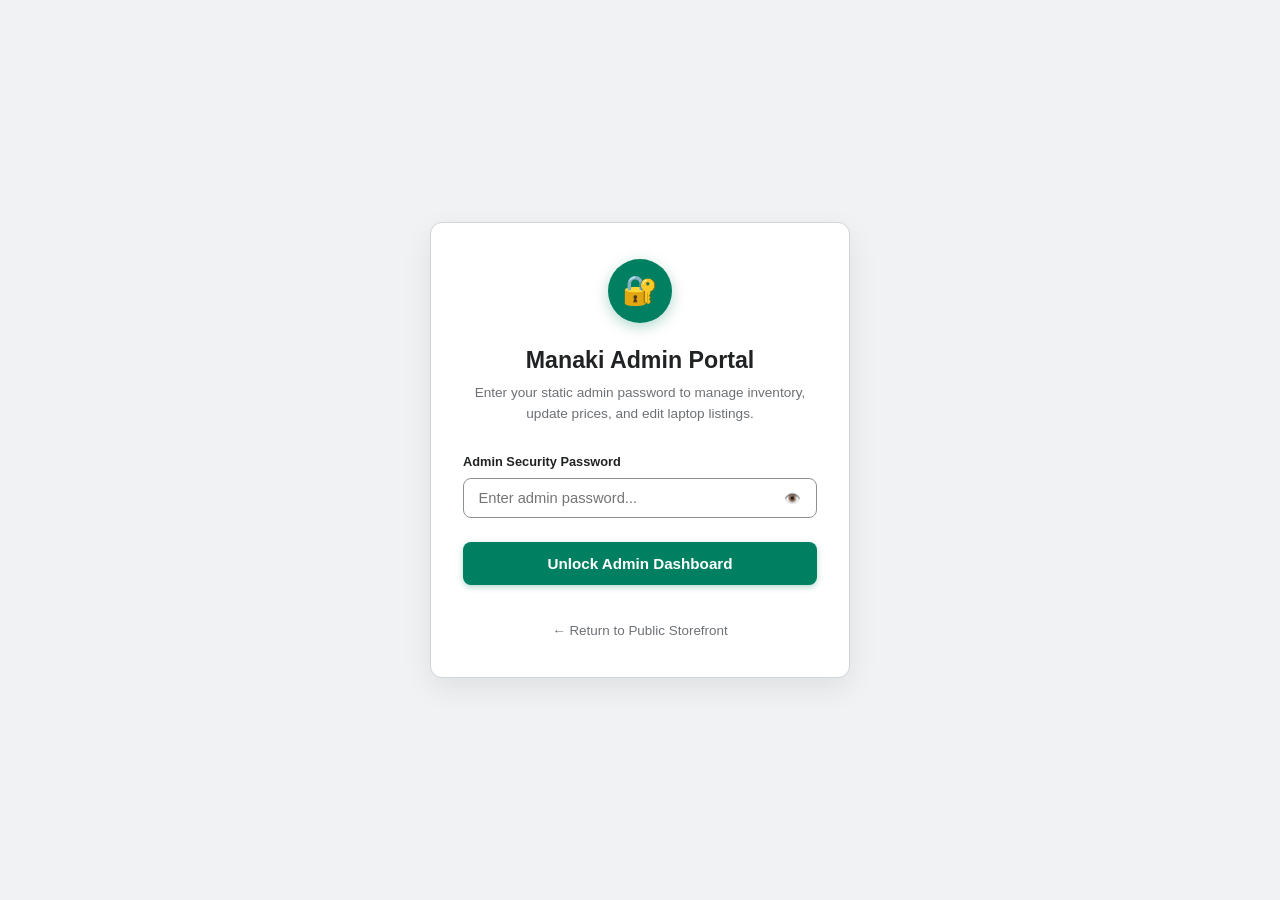
<file: google_apps_script/admin.html>
<!DOCTYPE html>
<html lang="en">
<head>
  <meta charset="UTF-8">
  <meta name="viewport" content="width=device-width, initial-scale=1.0, maximum-scale=5.0, viewport-fit=cover">
  <meta name="theme-color" content="#090a0f">
  <title>Admin Portal - Manaki Laptop Deals Management</title>
  <style>
/* ==========================================================================
   MANAKI LAPTOP DEALS - SHOPIFY DAWN/PREMIUM THEME STYLES
   Iconic, modern, ultra-clean Shopify e-commerce aesthetic
   ========================================================================== */

:root {
  --font-body: -apple-system, BlinkMacSystemFont, "Segoe UI", Roboto, "Helvetica Neue", Arial, sans-serif;
  --font-heading: -apple-system, BlinkMacSystemFont, "Segoe UI", Roboto, "Helvetica Neue", Arial, sans-serif;

  /* Shopify Color Palette */
  --color-page-bg: #f8f9fa;
  --color-card-bg: #ffffff;
  --color-surface-subtle: #f1f3f5;
  --color-surface-hover: #e9ecef;
  --color-border: #e2e8f0;
  --color-border-dark: #cbd5e1;

  --color-text-main: #121212;
  --color-text-secondary: #4b5563;
  --color-text-muted: #6b7280;
  --color-text-light: #9ca3af;

  /* Shopify & Action Accents */
  --shopify-black: #121212;
  --shopify-green: #008060;
  --shopify-green-hover: #006e52;
  --shopify-green-light: #e3f1df;
  --color-sale-red: #d82c0d;
  --color-sale-badge: #ffebe8;
  --color-sold-badge: #e4e5e7;
  --color-whatsapp: #25d366;
  --color-whatsapp-hover: #1ebc59;

  /* Sizing & Radius */
  --radius-xs: 4px;
  --radius-sm: 8px;
  --radius-md: 12px;
  --radius-lg: 16px;
  --radius-pill: 9999px;

  /* Elevation */
  --shadow-card: 0 2px 10px rgba(0, 0, 0, 0.04), 0 1px 3px rgba(0, 0, 0, 0.03);
  --shadow-card-hover: 0 10px 25px rgba(0, 0, 0, 0.08), 0 4px 10px rgba(0, 0, 0, 0.04);
  --shadow-dropdown: 0 12px 30px rgba(0, 0, 0, 0.12);

  --max-content-width: 1280px;
  --bottom-nav-height: 64px;
  --safe-bottom: env(safe-area-inset-bottom, 0px);
}

/* ==========================================================================
   RESET & BASE
   ========================================================================== */
*, *::before, *::after {
  box-sizing: border-box;
  margin: 0;
  padding: 0;
  -webkit-tap-highlight-color: transparent;
}

html {
  font-size: 16px;
  scroll-behavior: smooth;
  height: 100%;
}

body {
  font-family: var(--font-body);
  background-color: var(--color-page-bg);
  color: var(--color-text-main);
  line-height: 1.5;
  min-height: 100%;
  overflow-x: hidden;
  padding-bottom: calc(var(--bottom-nav-height) + var(--safe-bottom) + 20px);
}

@media (min-width: 768px) {
  body {
    padding-bottom: 0;
  }
}

a {
  color: inherit;
  text-decoration: none;
}

button {
  font-family: inherit;
  border: none;
  background: none;
  cursor: pointer;
  outline: none;
}

input, select, textarea {
  font-family: inherit;
  color: inherit;
}

img {
  max-width: 100%;
  height: auto;
  display: block;
}

/* ==========================================================================
   SHOPIFY TOP ANNOUNCEMENT BAR
   ========================================================================== */
.announcement-bar {
  background-color: #121212;
  color: #ffffff;
  font-size: 0.8rem;
  font-weight: 500;
  padding: 0.55rem 1rem;
  letter-spacing: 0.02em;
  text-align: center;
}

.announcement-content {
  max-width: var(--max-content-width);
  margin: 0 auto;
  display: flex;
  align-items: center;
  justify-content: center;
  gap: 1rem;
  flex-wrap: wrap;
}

.announcement-text {
  display: flex;
  align-items: center;
  gap: 0.4rem;
}

.announcement-link {
  color: #38bdf8;
  font-weight: 600;
  text-decoration: underline;
  text-underline-offset: 3px;
}

/* ==========================================================================
   SHOPIFY MAIN HEADER & NAVIGATION
   ========================================================================== */
.shopify-header {
  position: sticky;
  top: 0;
  z-index: 90;
  background-color: #ffffff;
  border-bottom: 1px solid var(--color-border);
  box-shadow: 0 1px 4px rgba(0, 0, 0, 0.03);
}

.header-inner {
  max-width: var(--max-content-width);
  margin: 0 auto;
  padding: 0.85rem 1.25rem;
  display: flex;
  align-items: center;
  justify-content: space-between;
  gap: 1.5rem;
}

/* Shopify Brand Logo */
.brand-logo {
  display: flex;
  align-items: center;
  gap: 0.6rem;
  text-decoration: none;
  flex-shrink: 0;
}

.brand-icon-box {
  width: 38px;
  height: 38px;
  background-color: #121212;
  border-radius: var(--radius-sm);
  display: flex;
  align-items: center;
  justify-content: center;
  color: #ffffff;
  font-size: 1.2rem;
}

.brand-text-group {
  display: flex;
  flex-direction: column;
}

.brand-name {
  font-size: 1.25rem;
  font-weight: 800;
  letter-spacing: -0.03em;
  color: #121212;
  line-height: 1.1;
  text-transform: uppercase;
}

.brand-tagline {
  font-size: 0.68rem;
  font-weight: 600;
  color: var(--shopify-green);
  letter-spacing: 0.06em;
  text-transform: uppercase;
}

/* Desktop Navigation Menu Links */
.nav-links-desktop {
  display: none;
  align-items: center;
  gap: 1.5rem;
}

@media (min-width: 900px) {
  .nav-links-desktop {
    display: flex;
  }
}

.nav-link-item {
  font-size: 0.9rem;
  font-weight: 600;
  color: var(--color-text-secondary);
  padding: 0.4rem 0.2rem;
  position: relative;
  transition: color 0.15s ease;
}

.nav-link-item:hover,
.nav-link-item.active {
  color: var(--shopify-black);
}

.nav-link-item.active::after {
  content: "";
  position: absolute;
  bottom: -4px;
  left: 0;
  right: 0;
  height: 2px;
  background-color: var(--shopify-black);
}

/* Search Input (Shopify Center Bar) */
.header-search-bar {
  flex: 1;
  max-width: 440px;
  position: relative;
  display: none;
}

@media (min-width: 640px) {
  .header-search-bar {
    display: block;
  }
}

.search-field-wrapper {
  position: relative;
  width: 100%;
}

.search-field-wrapper input {
  width: 100%;
  padding: 0.65rem 1rem 0.65rem 2.5rem;
  background-color: #f4f6f8;
  border: 1px solid var(--color-border);
  border-radius: var(--radius-pill);
  font-size: 0.88rem;
  color: var(--color-text-main);
  transition: all 0.2s ease;
}

.search-field-wrapper input:focus {
  outline: none;
  background-color: #ffffff;
  border-color: #121212;
  box-shadow: 0 0 0 2px rgba(18, 18, 18, 0.1);
}

.search-icon-left {
  position: absolute;
  left: 0.85rem;
  top: 50%;
  transform: translateY(-50%);
  color: var(--color-text-muted);
  pointer-events: none;
}

.search-clear-btn {
  position: absolute;
  right: 0.8rem;
  top: 50%;
  transform: translateY(-50%);
  color: var(--color-text-muted);
  padding: 4px;
  display: none;
}

.search-clear-btn.visible {
  display: block;
}

/* Header Action Icons (Shopify Right Nav) */
.header-right-actions {
  display: flex;
  align-items: center;
  gap: 0.75rem;
  flex-shrink: 0;
}

.header-icon-btn {
  width: 40px;
  height: 40px;
  border-radius: 50%;
  display: flex;
  align-items: center;
  justify-content: center;
  color: var(--color-text-main);
  position: relative;
  transition: background-color 0.15s ease, transform 0.15s ease;
}

.header-icon-btn:hover {
  background-color: var(--color-surface-subtle);
}

.counter-badge {
  position: absolute;
  top: 4px;
  right: 4px;
  background-color: #121212;
  color: #ffffff;
  font-size: 0.65rem;
  font-weight: 700;
  width: 18px;
  height: 18px;
  border-radius: 50%;
  display: flex;
  align-items: center;
  justify-content: center;
}

.btn-header-wa {
  display: none;
  align-items: center;
  gap: 0.45rem;
  background-color: var(--shopify-black);
  color: #ffffff;
  padding: 0.55rem 1.1rem;
  border-radius: var(--radius-pill);
  font-size: 0.84rem;
  font-weight: 600;
  transition: all 0.2s ease;
}

@media (min-width: 640px) {
  .btn-header-wa {
    display: inline-flex;
  }
}

.btn-header-wa:hover {
  background-color: #333333;
  transform: translateY(-1px);
}

/* ==========================================================================
   MOBILE SEARCH ROW (VISIBLE ONLY ON MOBILE)
   ========================================================================== */
.mobile-search-strip {
  background-color: #ffffff;
  padding: 0.6rem 1rem;
  border-bottom: 1px solid var(--color-border);
}

@media (min-width: 640px) {
  .mobile-search-strip {
    display: none;
  }
}

.mobile-search-strip input {
  width: 100%;
  padding: 0.65rem 1rem 0.65rem 2.4rem;
  background-color: #f4f6f8;
  border: 1px solid var(--color-border);
  border-radius: var(--radius-pill);
  font-size: 0.9rem;
}

/* ==========================================================================
   SHOPIFY HERO / BANNER SECTION
   ========================================================================== */
.shopify-hero-section {
  max-width: var(--max-content-width);
  margin: 1.25rem auto 0;
  padding: 0 1rem;
}

.shopify-hero-banner {
  background: linear-gradient(135deg, #18181b 0%, #09090b 100%);
  color: #ffffff;
  border-radius: var(--radius-lg);
  padding: 2.25rem 1.75rem;
  display: flex;
  flex-direction: column;
  gap: 1rem;
  position: relative;
  overflow: hidden;
  box-shadow: 0 8px 30px rgba(0, 0, 0, 0.12);
}

@media (min-width: 768px) {
  .shopify-hero-banner {
    flex-direction: row;
    align-items: center;
    justify-content: space-between;
    padding: 3rem 2.75rem;
  }
}

.hero-pill-tag {
  display: inline-flex;
  align-items: center;
  gap: 0.4rem;
  background-color: rgba(255, 255, 255, 0.12);
  border: 1px solid rgba(255, 255, 255, 0.2);
  color: #ffffff;
  font-size: 0.75rem;
  font-weight: 700;
  text-transform: uppercase;
  letter-spacing: 0.05em;
  padding: 0.3rem 0.8rem;
  border-radius: var(--radius-pill);
  width: fit-content;
}

.hero-headline {
  font-size: 1.85rem;
  font-weight: 800;
  letter-spacing: -0.03em;
  line-height: 1.15;
  color: #ffffff;
}

@media (min-width: 768px) {
  .hero-headline {
    font-size: 2.5rem;
  }
}

.hero-subheadline {
  font-size: 0.95rem;
  color: #d1d5db;
  max-width: 540px;
  line-height: 1.5;
}

.hero-cta-buttons {
  display: flex;
  align-items: center;
  gap: 0.75rem;
  flex-wrap: wrap;
}

.btn-shopify-primary {
  display: inline-flex;
  align-items: center;
  justify-content: center;
  gap: 0.5rem;
  background-color: #ffffff;
  color: #121212;
  font-size: 0.92rem;
  font-weight: 700;
  padding: 0.75rem 1.5rem;
  border-radius: var(--radius-pill);
  transition: all 0.2s ease;
  box-shadow: 0 4px 12px rgba(0, 0, 0, 0.15);
}

.btn-shopify-primary:hover {
  background-color: #f4f4f5;
  transform: translateY(-1px);
}

.btn-shopify-wa {
  display: inline-flex;
  align-items: center;
  justify-content: center;
  gap: 0.5rem;
  background-color: var(--color-whatsapp);
  color: #052e16;
  font-size: 0.92rem;
  font-weight: 700;
  padding: 0.75rem 1.5rem;
  border-radius: var(--radius-pill);
  transition: all 0.2s ease;
  box-shadow: 0 4px 14px rgba(37, 211, 102, 0.35);
}

.btn-shopify-wa:hover {
  background-color: var(--color-whatsapp-hover);
  transform: translateY(-1px);
}

/* ==========================================================================
   SHOPIFY TRUST VALUE BAR (4 TICKER COLUMNS)
   ========================================================================== */
.trust-ticker-strip {
  max-width: var(--max-content-width);
  margin: 1rem auto 0;
  padding: 0 1rem;
}

.trust-ticker-grid {
  display: grid;
  grid-template-columns: repeat(2, 1fr);
  gap: 0.75rem;
  background-color: #ffffff;
  border: 1px solid var(--color-border);
  border-radius: var(--radius-md);
  padding: 1rem 1.25rem;
}

@media (min-width: 768px) {
  .trust-ticker-grid {
    grid-template-columns: repeat(4, 1fr);
  }
}

.trust-ticker-item {
  display: flex;
  align-items: center;
  gap: 0.65rem;
}

.trust-ticker-icon {
  width: 32px;
  height: 32px;
  border-radius: 50%;
  background-color: #f4f6f8;
  display: flex;
  align-items: center;
  justify-content: center;
  font-size: 1.1rem;
  flex-shrink: 0;
}

.trust-ticker-text {
  display: flex;
  flex-direction: column;
}

.trust-ticker-title {
  font-size: 0.82rem;
  font-weight: 700;
  color: var(--color-text-main);
  line-height: 1.2;
}

.trust-ticker-sub {
  font-size: 0.72rem;
  color: var(--color-text-muted);
}

/* ==========================================================================
   SHOPIFY COLLECTION FILTER PILLS & TOOLBAR
   ========================================================================== */
.collection-header-strip {
  max-width: var(--max-content-width);
  margin: 1.75rem auto 0;
  padding: 0 1rem;
}

.collection-title-row {
  display: flex;
  align-items: flex-end;
  justify-content: space-between;
  margin-bottom: 0.75rem;
}

.collection-heading {
  font-size: 1.45rem;
  font-weight: 800;
  letter-spacing: -0.02em;
  color: #121212;
}

.collection-subheading {
  font-size: 0.85rem;
  color: var(--color-text-muted);
}

/* Horizontal Filter Pills */
.filter-pills-bar {
  display: flex;
  align-items: center;
  gap: 0.5rem;
  overflow-x: auto;
  padding: 0.4rem 0;
  scrollbar-width: none;
  -webkit-overflow-scrolling: touch;
}

.filter-pills-bar::-webkit-scrollbar {
  display: none;
}

.shopify-pill {
  flex-shrink: 0;
  padding: 0.5rem 1rem;
  background-color: #ffffff;
  border: 1px solid var(--color-border);
  border-radius: var(--radius-pill);
  font-size: 0.84rem;
  font-weight: 600;
  color: var(--color-text-secondary);
  transition: all 0.15s ease;
  user-select: none;
  cursor: pointer;
}

.shopify-pill:hover {
  background-color: var(--color-surface-subtle);
  border-color: var(--color-border-dark);
  color: #121212;
}

.shopify-pill.active {
  background-color: #121212;
  color: #ffffff;
  border-color: #121212;
}

/* Collection Toolbar (Count & Sort) */
.collection-toolbar {
  max-width: var(--max-content-width);
  margin: 0.75rem auto 0;
  padding: 0 1rem;
  display: flex;
  align-items: center;
  justify-content: space-between;
  gap: 1rem;
  flex-wrap: wrap;
}

.product-count-label {
  font-size: 0.85rem;
  font-weight: 600;
  color: var(--color-text-muted);
}

.sort-dropdown-shopify {
  background-color: #ffffff;
  border: 1px solid var(--color-border);
  color: var(--color-text-main);
  font-size: 0.84rem;
  font-weight: 600;
  padding: 0.5rem 2rem 0.5rem 0.9rem;
  border-radius: var(--radius-pill);
  cursor: pointer;
  appearance: none;
  background-image: url("data:image/svg+xml,%3Csvg xmlns='http://www.w3.org/2000/svg' width='12' height='12' viewBox='0 0 24 24' fill='none' stroke='%234b5563' stroke-width='2' stroke-linecap='round' stroke-linejoin='round'%3E%3Cpath d='m6 9 6 6 6-6'/%3E%3C/svg%3E");
  background-repeat: no-repeat;
  background-position: right 0.75rem center;
  transition: border-color 0.15s ease;
}

.sort-dropdown-shopify:focus {
  outline: none;
  border-color: #121212;
}

/* ==========================================================================
   SHOPIFY PRODUCT CARD GRID (DAWN STYLE)
   ========================================================================== */
.collection-grid-section {
  max-width: var(--max-content-width);
  margin: 1.25rem auto 3rem;
  padding: 0 1rem;
}

.shopify-product-grid {
  display: grid;
  grid-template-columns: repeat(1, 1fr);
  gap: 1.25rem;
}

@media (min-width: 500px) {
  .shopify-product-grid {
    grid-template-columns: repeat(2, 1fr);
    gap: 1.25rem;
  }
}

@media (min-width: 840px) {
  .shopify-product-grid {
    grid-template-columns: repeat(3, 1fr);
    gap: 1.5rem;
  }
}

@media (min-width: 1100px) {
  .shopify-product-grid {
    grid-template-columns: repeat(4, 1fr);
    gap: 1.5rem;
  }
}

/* Single Product Card */
.shopify-card {
  background-color: var(--color-card-bg);
  border: 1px solid var(--color-border);
  border-radius: var(--radius-md);
  overflow: hidden;
  display: flex;
  flex-direction: column;
  transition: transform 0.2s cubic-bezier(0.16, 1, 0.3, 1), box-shadow 0.2s ease, border-color 0.2s ease;
  position: relative;
}

.shopify-card:hover {
  transform: translateY(-4px);
  border-color: var(--color-border-dark);
  box-shadow: var(--shadow-card-hover);
}

/* Card Image Wrapper with Shopify Neutral Canvas */
.card-image-box {
  position: relative;
  aspect-ratio: 1 / 1;
  width: 100%;
  background-color: #f7f7f8;
  overflow: hidden;
  display: flex;
  align-items: center;
  justify-content: center;
}

.card-product-img {
  width: 100%;
  height: 100%;
  object-fit: cover;
  transition: transform 0.4s ease;
}

.shopify-card:hover .card-product-img {
  transform: scale(1.05);
}

/* Shopify Badges (Sale, Sold Out, Hot) */
.shopify-badge-container {
  position: absolute;
  top: 0.75rem;
  left: 0.75rem;
  display: flex;
  flex-direction: column;
  gap: 0.35rem;
  z-index: 2;
  pointer-events: none;
}

.shopify-badge {
  display: inline-flex;
  align-items: center;
  gap: 0.2rem;
  font-size: 0.68rem;
  font-weight: 800;
  text-transform: uppercase;
  letter-spacing: 0.06em;
  padding: 0.25rem 0.55rem;
  border-radius: var(--radius-xs);
}

.badge-sale {
  background-color: var(--color-sale-red);
  color: #ffffff;
}

.badge-hot {
  background-color: #121212;
  color: #ffffff;
}

.badge-instock {
  background-color: var(--shopify-green-light);
  color: var(--shopify-green);
  border: 1px solid rgba(0, 128, 96, 0.2);
}

.badge-soldout {
  background-color: var(--color-sold-badge);
  color: #555555;
}

/* Wishlist Heart Icon Button */
.shopify-card-wishlist {
  position: absolute;
  top: 0.75rem;
  right: 0.75rem;
  width: 34px;
  height: 34px;
  border-radius: 50%;
  background-color: rgba(255, 255, 255, 0.9);
  backdrop-filter: blur(6px);
  color: #4b5563;
  display: flex;
  align-items: center;
  justify-content: center;
  font-size: 0.95rem;
  z-index: 3;
  transition: all 0.2s ease;
  box-shadow: 0 2px 6px rgba(0, 0, 0, 0.08);
}

.shopify-card-wishlist:hover {
  transform: scale(1.1);
  color: var(--color-sale-red);
  background-color: #ffffff;
}

.shopify-card-wishlist.active {
  color: var(--color-sale-red);
  background-color: #ffffff;
}

/* Photo Count Tag */
.photo-count-tag {
  position: absolute;
  bottom: 0.6rem;
  right: 0.6rem;
  background-color: rgba(255, 255, 255, 0.85);
  backdrop-filter: blur(4px);
  color: #121212;
  font-size: 0.68rem;
  font-weight: 700;
  padding: 0.2rem 0.45rem;
  border-radius: var(--radius-xs);
  border: 1px solid var(--color-border);
}

/* Card Information Section */
.card-info-content {
  padding: 1rem 1.15rem;
  display: flex;
  flex-direction: column;
  flex: 1;
}

.card-vendor-tag {
  font-size: 0.72rem;
  font-weight: 700;
  text-transform: uppercase;
  letter-spacing: 0.05em;
  color: var(--color-text-muted);
  margin-bottom: 0.25rem;
}

.card-product-title {
  font-size: 0.98rem;
  font-weight: 700;
  color: var(--color-text-main);
  line-height: 1.35;
  margin-bottom: 0.5rem;
  display: -webkit-box;
  -webkit-line-clamp: 2;
  -webkit-box-orient: vertical;
  overflow: hidden;
}

.card-product-title a:hover {
  text-decoration: underline;
  text-underline-offset: 2px;
}

/* Specs Badges Row */
.card-specs-row {
  display: flex;
  flex-wrap: wrap;
  gap: 0.35rem;
  margin-bottom: 0.85rem;
}

.shopify-spec-tag {
  font-size: 0.72rem;
  font-weight: 600;
  padding: 0.2rem 0.45rem;
  background-color: #f4f6f8;
  color: #374151;
  border-radius: var(--radius-xs);
  border: 1px solid var(--color-border);
}

/* Pricing Row */
.card-pricing-block {
  margin-top: auto;
  padding-top: 0.75rem;
  border-top: 1px solid var(--color-border);
  display: flex;
  align-items: center;
  justify-content: space-between;
}

.price-display-group {
  display: flex;
  flex-direction: column;
}

.shopify-price-now {
  font-size: 1.25rem;
  font-weight: 800;
  color: #121212;
  letter-spacing: -0.01em;
}

.shopify-price-compare {
  font-size: 0.75rem;
  color: var(--color-text-muted);
  text-decoration: line-through;
}

.card-btn-actions {
  display: flex;
  align-items: center;
  gap: 0.4rem;
}

.btn-quick-view {
  padding: 0.45rem 0.85rem;
  border-radius: var(--radius-pill);
  background-color: #ffffff;
  border: 1px solid #121212;
  color: #121212;
  font-size: 0.8rem;
  font-weight: 700;
  transition: all 0.15s ease;
}

.btn-quick-view:hover {
  background-color: #121212;
  color: #ffffff;
}

.btn-card-whatsapp {
  width: 36px;
  height: 36px;
  border-radius: 50%;
  background-color: var(--color-whatsapp);
  color: #052e16;
  display: flex;
  align-items: center;
  justify-content: center;
  font-size: 1.05rem;
  transition: transform 0.15s ease;
}

.btn-card-whatsapp:hover {
  transform: scale(1.1);
  background-color: var(--color-whatsapp-hover);
}

/* ==========================================================================
   SHOPIFY MOBILE BOTTOM NAVIGATION BAR
   ========================================================================== */
.bottom-nav {
  position: fixed;
  bottom: 0;
  left: 0;
  right: 0;
  height: calc(var(--bottom-nav-height) + var(--safe-bottom));
  padding-bottom: var(--safe-bottom);
  background-color: #ffffff;
  border-top: 1px solid var(--color-border);
  box-shadow: 0 -2px 10px rgba(0, 0, 0, 0.05);
  display: flex;
  align-items: center;
  justify-content: space-around;
  z-index: 100;
}

@media (min-width: 768px) {
  .bottom-nav {
    display: none;
  }
}

.bottom-nav-item {
  display: flex;
  flex-direction: column;
  align-items: center;
  justify-content: center;
  gap: 2px;
  color: var(--color-text-muted);
  font-size: 0.68rem;
  font-weight: 600;
  flex: 1;
  height: 100%;
  position: relative;
  transition: color 0.15s ease;
}

.bottom-nav-item svg {
  width: 22px;
  height: 22px;
}

.bottom-nav-item.active {
  color: #121212;
}

.bottom-nav-badge {
  position: absolute;
  top: 6px;
  right: calc(50% - 16px);
  background-color: #121212;
  color: white;
  font-size: 0.6rem;
  font-weight: 800;
  width: 16px;
  height: 16px;
  border-radius: 50%;
  display: flex;
  align-items: center;
  justify-content: center;
}

/* Floating WhatsApp Action Button */
.fab-whatsapp {
  position: fixed;
  bottom: calc(var(--bottom-nav-height) + var(--safe-bottom) + 16px);
  right: 16px;
  width: 52px;
  height: 52px;
  border-radius: 50%;
  background: linear-gradient(135deg, #25d366, #128c7e);
  color: white;
  display: flex;
  align-items: center;
  justify-content: center;
  font-size: 1.5rem;
  box-shadow: 0 6px 20px rgba(37, 211, 102, 0.4);
  z-index: 85;
  transition: all 0.2s ease;
}

@media (min-width: 768px) {
  .fab-whatsapp {
    bottom: 24px;
    right: 24px;
    width: 56px;
    height: 56px;
    font-size: 1.7rem;
  }
}

.fab-whatsapp:hover {
  transform: scale(1.1);
  box-shadow: 0 10px 25px rgba(37, 211, 102, 0.5);
}

/* ==========================================================================
   SHOPIFY PRODUCT DETAIL PAGE STYLES (detail.html)
   ========================================================================== */
.shopify-detail-container {
  max-width: var(--max-content-width);
  margin: 1.5rem auto 4rem;
  padding: 0 1.25rem;
}

.shopify-breadcrumbs {
  display: flex;
  align-items: center;
  gap: 0.5rem;
  font-size: 0.85rem;
  font-weight: 500;
  color: var(--color-text-muted);
  margin-bottom: 1.5rem;
}

.shopify-breadcrumbs a:hover {
  color: #121212;
  text-decoration: underline;
}

.shopify-product-layout {
  display: grid;
  grid-template-columns: 1fr;
  gap: 2.5rem;
}

@media (min-width: 900px) {
  .shopify-product-layout {
    grid-template-columns: 1.15fr 1fr;
    gap: 3.5rem;
  }
}

/* Left: Media Gallery */
.shopify-gallery {
  display: flex;
  flex-direction: column;
  gap: 1rem;
}

.shopify-main-image-wrap {
  position: relative;
  aspect-ratio: 4 / 3;
  width: 100%;
  background-color: #f7f7f8;
  border-radius: var(--radius-md);
  border: 1px solid var(--color-border);
  overflow: hidden;
  cursor: zoom-in;
}

.shopify-main-img {
  width: 100%;
  height: 100%;
  object-fit: contain;
  background-color: #ffffff;
  transition: transform 0.3s ease;
}

.gallery-nav-arrow {
  position: absolute;
  top: 50%;
  transform: translateY(-50%);
  width: 40px;
  height: 40px;
  border-radius: 50%;
  background-color: rgba(255, 255, 255, 0.9);
  color: #121212;
  box-shadow: 0 2px 8px rgba(0, 0, 0, 0.12);
  display: flex;
  align-items: center;
  justify-content: center;
  z-index: 5;
  transition: all 0.2s ease;
}

.gallery-nav-arrow:hover {
  background-color: #ffffff;
  transform: translateY(-50%) scale(1.1);
}

.gallery-nav-arrow.prev { left: 0.75rem; }
.gallery-nav-arrow.next { right: 0.75rem; }

.shopify-thumbnails-list {
  display: flex;
  align-items: center;
  gap: 0.6rem;
  overflow-x: auto;
  padding: 0.3rem 0;
  scrollbar-width: thin;
}

.shopify-thumb-box {
  flex-shrink: 0;
  width: 72px;
  height: 56px;
  border-radius: var(--radius-xs);
  overflow: hidden;
  border: 2px solid transparent;
  cursor: pointer;
  background-color: #f7f7f8;
  opacity: 0.7;
  transition: all 0.2s ease;
}

.shopify-thumb-box:hover {
  opacity: 1;
}

.shopify-thumb-box.active {
  border-color: #121212;
  opacity: 1;
}

.shopify-thumb-box img {
  width: 100%;
  height: 100%;
  object-fit: cover;
}

/* Right: Product Purchase Form */
.shopify-product-details {
  display: flex;
  flex-direction: column;
  gap: 1.25rem;
}

.product-vendor-subtitle {
  font-size: 0.8rem;
  font-weight: 700;
  text-transform: uppercase;
  letter-spacing: 0.08em;
  color: var(--shopify-green);
}

.shopify-product-heading {
  font-size: 1.85rem;
  font-weight: 800;
  letter-spacing: -0.02em;
  color: #121212;
  line-height: 1.2;
}

@media (min-width: 640px) {
  .shopify-product-heading {
    font-size: 2.25rem;
  }
}

/* Shopify Price Card */
.shopify-price-strip {
  background-color: #ffffff;
  border: 1px solid var(--color-border);
  border-radius: var(--radius-md);
  padding: 1.25rem;
  display: flex;
  align-items: center;
  justify-content: space-between;
}

.price-main-bold {
  font-size: 2.1rem;
  font-weight: 800;
  color: #121212;
}

.price-compare-sub {
  font-size: 0.88rem;
  color: var(--color-text-muted);
}

/* Stock Status Ticker */
.stock-ticker-row {
  display: flex;
  align-items: center;
  gap: 0.5rem;
  font-size: 0.85rem;
  font-weight: 600;
  color: var(--shopify-green);
}

.stock-pulse-dot {
  width: 8px;
  height: 8px;
  border-radius: 50%;
  background-color: var(--shopify-green);
  box-shadow: 0 0 0 3px rgba(0, 128, 96, 0.2);
}

/* Shopify Purchase Buttons */
.shopify-buy-block {
  display: flex;
  flex-direction: column;
  gap: 0.75rem;
}

.btn-shopify-checkout-wa {
  display: flex;
  align-items: center;
  justify-content: center;
  gap: 0.6rem;
  background-color: var(--color-whatsapp);
  color: #032d16;
  font-size: 1.05rem;
  font-weight: 800;
  padding: 1rem 1.5rem;
  border-radius: var(--radius-pill);
  box-shadow: 0 4px 16px rgba(37, 211, 102, 0.35);
  transition: all 0.2s ease;
}

.btn-shopify-checkout-wa:hover {
  background-color: var(--color-whatsapp-hover);
  transform: translateY(-2px);
  box-shadow: 0 6px 22px rgba(37, 211, 102, 0.45);
}

.shopify-action-row {
  display: grid;
  grid-template-columns: 1fr 1fr;
  gap: 0.75rem;
}

.btn-shopify-secondary {
  display: flex;
  align-items: center;
  justify-content: center;
  gap: 0.45rem;
  background-color: #ffffff;
  border: 1px solid var(--color-border);
  color: #121212;
  font-size: 0.9rem;
  font-weight: 600;
  padding: 0.75rem 1rem;
  border-radius: var(--radius-pill);
  transition: all 0.15s ease;
}

.btn-shopify-secondary:hover {
  background-color: #f4f6f8;
  border-color: var(--color-border-dark);
}

/* Specs Accordion / Card */
.shopify-specs-table-card {
  background-color: #ffffff;
  border: 1px solid var(--color-border);
  border-radius: var(--radius-md);
  padding: 1.5rem;
}

.specs-table-title {
  font-size: 1.1rem;
  font-weight: 800;
  color: #121212;
  margin-bottom: 1rem;
  display: flex;
  align-items: center;
  gap: 0.5rem;
}

.shopify-spec-table {
  width: 100%;
  border-collapse: collapse;
}

.shopify-spec-table tr {
  border-bottom: 1px solid var(--color-border);
}

.shopify-spec-table tr:last-child {
  border-bottom: none;
}

.shopify-spec-table td {
  padding: 0.75rem 0.5rem;
  font-size: 0.9rem;
}

.spec-key {
  color: var(--color-text-secondary);
  font-weight: 500;
  width: 40%;
}

.spec-val {
  color: #121212;
  font-weight: 700;
}

/* ==========================================================================
   SHOPIFY FOOTER
   ========================================================================== */
.shopify-footer {
  background-color: #121212;
  color: #ffffff;
  padding: 3rem 1.25rem 2rem;
  border-top: 1px solid #27272a;
  margin-top: 4rem;
}

.footer-inner {
  max-width: var(--max-content-width);
  margin: 0 auto;
  display: grid;
  grid-template-columns: 1fr;
  gap: 2rem;
}

@media (min-width: 768px) {
  .footer-inner {
    grid-template-columns: 2fr 1fr 1fr;
  }
}

.footer-brand-title {
  font-size: 1.25rem;
  font-weight: 800;
  text-transform: uppercase;
  margin-bottom: 0.5rem;
}

.footer-desc {
  font-size: 0.88rem;
  color: #a1a1aa;
  line-height: 1.6;
  max-width: 420px;
}

.footer-col-title {
  font-size: 0.88rem;
  font-weight: 700;
  text-transform: uppercase;
  letter-spacing: 0.05em;
  margin-bottom: 0.75rem;
  color: #ffffff;
}

.footer-links-list {
  display: flex;
  flex-direction: column;
  gap: 0.5rem;
  font-size: 0.85rem;
  color: #a1a1aa;
}

.footer-links-list a:hover {
  color: #ffffff;
}

.footer-bottom-bar {
  max-width: var(--max-content-width);
  margin: 2rem auto 0;
  padding-top: 1.5rem;
  border-top: 1px solid #27272a;
  display: flex;
  align-items: center;
  justify-content: space-between;
  font-size: 0.78rem;
  color: #71717a;
  flex-wrap: wrap;
  gap: 1rem;
}

/* Lightbox Modal */
.lightbox-modal {
  position: fixed;
  inset: 0;
  background-color: rgba(0, 0, 0, 0.95);
  backdrop-filter: blur(12px);
  z-index: 1000;
  display: none;
  align-items: center;
  justify-content: center;
  padding: 1rem;
}

.lightbox-modal.active {
  display: flex;
}

.lightbox-img {
  max-width: 95vw;
  max-height: 88vh;
  object-fit: contain;
  border-radius: var(--radius-sm);
}

.lightbox-close {
  position: absolute;
  top: 1.5rem;
  right: 1.5rem;
  width: 44px;
  height: 44px;
  border-radius: 50%;
  background-color: rgba(255, 255, 255, 0.2);
  color: white;
  display: flex;
  align-items: center;
  justify-content: center;
  font-size: 1.4rem;
  cursor: pointer;
  transition: all 0.2s ease;
}

.lightbox-close:hover {
  background-color: rgba(255, 255, 255, 0.35);
}

/* Toast Notifications */
.toast-container {
  position: fixed;
  top: 1.5rem;
  right: 1.5rem;
  z-index: 1100;
  display: flex;
  flex-direction: column;
  gap: 0.5rem;
  pointer-events: none;
}

.toast {
  pointer-events: auto;
  background-color: #121212;
  border: 1px solid #27272a;
  color: #ffffff;
  padding: 0.75rem 1.25rem;
  border-radius: var(--radius-pill);
  box-shadow: 0 10px 25px rgba(0, 0, 0, 0.2);
  font-size: 0.88rem;
  font-weight: 600;
  display: flex;
  align-items: center;
  gap: 0.5rem;
  animation: slideInDown 0.3s ease forwards;
}

.toast.success {
  background-color: #008060;
  color: #ffffff;
  border-color: #006e52;
}

.toast.error {
  background-color: #d82c0d;
  color: #ffffff;
  border-color: #b52207;
}

@keyframes slideInDown {
  from {
    opacity: 0;
    transform: translateY(-20px);
  }
  to {
    opacity: 1;
    transform: translateY(0);
  }
}

/* Empty State */
.empty-state {
  text-align: center;
  padding: 4rem 1rem;
  grid-column: 1 / -1;
  background-color: #ffffff;
  border: 1px solid var(--color-border);
  border-radius: var(--radius-md);
}

.empty-icon {
  font-size: 3rem;
  margin-bottom: 1rem;
}

.empty-title {
  font-size: 1.25rem;
  font-weight: 700;
  color: #121212;
  margin-bottom: 0.5rem;
}

.empty-desc {
  font-size: 0.9rem;
  color: var(--color-text-muted);
  max-width: 400px;
  margin: 0 auto 1.5rem;
}

</style>
  <style>
/* ==========================================================================
   MANAKI LAPTOP DEALS - SHOPIFY POLARIS ADMIN DASHBOARD
   ========================================================================== */

.admin-body {
  background-color: #f6f6f7;
  color: #202223;
  min-height: 100vh;
  padding-bottom: 3rem;
  font-family: -apple-system, BlinkMacSystemFont, "Segoe UI", Roboto, "Helvetica Neue", Arial, sans-serif;
}

/* ==========================================================================
   POLARIS LOGIN SCREEN
   ========================================================================== */
.admin-login-overlay {
  position: fixed;
  inset: 0;
  background-color: #f1f2f4;
  display: flex;
  align-items: center;
  justify-content: center;
  z-index: 500;
  padding: 1.5rem;
}

.login-card {
  width: 100%;
  max-width: 420px;
  background-color: #ffffff;
  border: 1px solid #d2d5d8;
  border-radius: 12px;
  padding: 2.25rem 2rem;
  box-shadow: 0 10px 30px rgba(0, 0, 0, 0.08);
  text-align: center;
}

.login-avatar {
  width: 64px;
  height: 64px;
  border-radius: 50%;
  background-color: #008060;
  display: flex;
  align-items: center;
  justify-content: center;
  font-size: 1.8rem;
  margin: 0 auto 1.25rem;
  color: #ffffff;
  box-shadow: 0 4px 14px rgba(0, 128, 96, 0.3);
}

.login-title {
  font-size: 1.45rem;
  font-weight: 800;
  color: #202223;
  margin-bottom: 0.35rem;
}

.login-subtitle {
  font-size: 0.85rem;
  color: #6d7175;
  margin-bottom: 1.75rem;
}

.login-form {
  display: flex;
  flex-direction: column;
  gap: 1rem;
}

.input-group {
  position: relative;
  text-align: left;
}

.input-label {
  display: block;
  font-size: 0.8rem;
  font-weight: 600;
  color: #202223;
  margin-bottom: 0.4rem;
}

.input-control {
  width: 100%;
  padding: 0.7rem 0.9rem;
  background-color: #ffffff;
  border: 1px solid #8c9196;
  border-radius: 8px;
  color: #202223;
  font-size: 0.92rem;
  transition: all 0.2s ease;
}

.input-control:focus {
  outline: none;
  border-color: #008060;
  box-shadow: 0 0 0 2px rgba(0, 128, 96, 0.2);
}

.password-input-wrapper {
  position: relative;
}

.toggle-pwd-btn {
  position: absolute;
  right: 0.75rem;
  top: 50%;
  transform: translateY(-50%);
  color: #6d7175;
  padding: 4px;
}

.login-error-msg {
  color: #d82c0d;
  font-size: 0.82rem;
  font-weight: 600;
  display: none;
  text-align: center;
}

.login-error-msg.visible {
  display: block;
}

.btn-login {
  width: 100%;
  padding: 0.8rem;
  background-color: #008060;
  color: white;
  font-weight: 700;
  font-size: 0.95rem;
  border-radius: 8px;
  box-shadow: 0 2px 6px rgba(0, 128, 96, 0.3);
  transition: all 0.2s ease;
  margin-top: 0.5rem;
}

.btn-login:hover {
  background-color: #006e52;
}

.login-footer-link {
  margin-top: 1.25rem;
  font-size: 0.84rem;
  color: #6d7175;
  display: inline-block;
}

.login-footer-link:hover {
  color: #202223;
  text-decoration: underline;
}

.shake {
  animation: shake 0.4s ease-in-out;
}

@keyframes shake {
  0%, 100% { transform: translateX(0); }
  20%, 60% { transform: translateX(-8px); }
  40%, 80% { transform: translateX(8px); }
}

/* ==========================================================================
   POLARIS ADMIN DASHBOARD
   ========================================================================== */
.admin-portal {
  display: none;
}

.admin-portal.active {
  display: block;
}

.admin-navbar {
  background-color: #1a1a1a;
  color: #ffffff;
  border-bottom: 1px solid #2e2e2e;
  position: sticky;
  top: 0;
  z-index: 100;
}

.admin-nav-container {
  max-width: var(--max-content-width);
  margin: 0 auto;
  padding: 0.85rem 1.25rem;
  display: flex;
  align-items: center;
  justify-content: space-between;
  gap: 1rem;
}

.admin-badge {
  display: inline-flex;
  align-items: center;
  gap: 0.35rem;
  padding: 0.25rem 0.6rem;
  border-radius: 4px;
  background-color: rgba(255, 255, 255, 0.15);
  color: #ffffff;
  font-size: 0.72rem;
  font-weight: 700;
  text-transform: uppercase;
}

.admin-actions {
  display: flex;
  align-items: center;
  gap: 0.6rem;
}

.btn-admin-nav {
  padding: 0.45rem 0.9rem;
  border-radius: 6px;
  font-size: 0.82rem;
  font-weight: 600;
  display: inline-flex;
  align-items: center;
  gap: 0.4rem;
  background-color: #ffffff;
  border: 1px solid #d2d5d8;
  color: #202223;
  transition: all 0.15s ease;
}

.btn-admin-nav:hover {
  background-color: #f1f2f3;
}

.btn-admin-nav.danger {
  color: #d82c0d;
  border-color: #fed3d1;
  background-color: #fff4f4;
}

.btn-admin-nav.danger:hover {
  background-color: #ffebe8;
}

/* Stats / KPI Cards */
.admin-stats-grid {
  max-width: var(--max-content-width);
  margin: 1.5rem auto 0;
  padding: 0 1.25rem;
  display: grid;
  grid-template-columns: repeat(2, 1fr);
  gap: 1rem;
}

@media (min-width: 768px) {
  .admin-stats-grid {
    grid-template-columns: repeat(4, 1fr);
  }
}

.stat-kpi-card {
  background-color: #ffffff;
  border: 1px solid #d2d5d8;
  border-radius: 10px;
  padding: 1.25rem;
  display: flex;
  flex-direction: column;
  gap: 0.35rem;
  box-shadow: 0 1px 3px rgba(0, 0, 0, 0.05);
}

.stat-kpi-title {
  font-size: 0.78rem;
  color: #6d7175;
  font-weight: 600;
  text-transform: uppercase;
  letter-spacing: 0.04em;
}

.stat-kpi-val {
  font-size: 1.65rem;
  font-weight: 800;
  color: #202223;
}

.stat-kpi-badge {
  font-size: 0.72rem;
  font-weight: 600;
  color: #008060;
}

/* Toolbar Controls */
.admin-toolbar-section {
  max-width: var(--max-content-width);
  margin: 1.5rem auto 0;
  padding: 0 1.25rem;
  display: flex;
  flex-direction: column;
  gap: 1rem;
}

@media (min-width: 768px) {
  .admin-toolbar-section {
    flex-direction: row;
    align-items: center;
    justify-content: space-between;
  }
}

.admin-search-wrapper {
  flex: 1;
  max-width: 360px;
}

.admin-tools-btns {
  display: flex;
  align-items: center;
  gap: 0.6rem;
  flex-wrap: wrap;
}

.btn-add-laptop {
  background-color: #008060;
  color: #ffffff;
  padding: 0.55rem 1.15rem;
  border-radius: 6px;
  font-weight: 700;
  font-size: 0.86rem;
  display: inline-flex;
  align-items: center;
  gap: 0.5rem;
  box-shadow: 0 2px 6px rgba(0, 128, 96, 0.25);
  transition: all 0.15s ease;
}

.btn-add-laptop:hover {
  background-color: #006e52;
}

/* Table Card */
.admin-table-section {
  max-width: var(--max-content-width);
  margin: 1rem auto 3rem;
  padding: 0 1.25rem;
}

.admin-table-card {
  background-color: #ffffff;
  border: 1px solid #d2d5d8;
  border-radius: 10px;
  overflow: hidden;
  box-shadow: 0 1px 3px rgba(0, 0, 0, 0.04);
}

.table-responsive {
  overflow-x: auto;
  width: 100%;
}

.admin-table {
  width: 100%;
  border-collapse: collapse;
  text-align: left;
  font-size: 0.88rem;
}

.admin-table th {
  background-color: #f7f7f8;
  padding: 0.85rem 1rem;
  font-size: 0.75rem;
  font-weight: 700;
  text-transform: uppercase;
  letter-spacing: 0.05em;
  color: #5c5f62;
  border-bottom: 1px solid #e1e3e5;
  white-space: nowrap;
}

.admin-table td {
  padding: 0.85rem 1rem;
  border-bottom: 1px solid #e1e3e5;
  vertical-align: middle;
}

.admin-table tr:last-child td {
  border-bottom: none;
}

.admin-table tr:hover {
  background-color: #fcfcfc;
}

.table-thumb {
  width: 52px;
  height: 40px;
  border-radius: 4px;
  object-fit: cover;
  background-color: #f4f6f8;
  border: 1px solid #e1e3e5;
}

.table-title-cell {
  max-width: 260px;
}

.table-laptop-title {
  font-weight: 700;
  color: #202223;
  line-height: 1.25;
}

.table-laptop-specs {
  font-size: 0.75rem;
  color: #6d7175;
}

.table-price-input {
  width: 100px;
  padding: 0.35rem 0.5rem;
  background-color: #ffffff;
  border: 1px solid #8c9196;
  border-radius: 4px;
  color: #202223;
  font-weight: 700;
  font-size: 0.85rem;
}

.table-price-input:focus {
  outline: none;
  border-color: #008060;
  box-shadow: 0 0 0 2px rgba(0, 128, 96, 0.2);
}

.status-pill-toggle {
  cursor: pointer;
  user-select: none;
  font-size: 0.75rem;
  font-weight: 700;
  padding: 0.3rem 0.7rem;
  border-radius: 4px;
  display: inline-flex;
  align-items: center;
  gap: 0.3rem;
  transition: all 0.15s ease;
}

.status-pill-toggle.available {
  background-color: #e3f1df;
  color: #008060;
  border: 1px solid rgba(0, 128, 96, 0.3);
}

.status-pill-toggle.sold {
  background-color: #f1f2f3;
  color: #5c5f62;
  border: 1px solid #d2d5d8;
}

.table-actions {
  display: flex;
  align-items: center;
  gap: 0.4rem;
}

.btn-action-icon {
  width: 32px;
  height: 32px;
  border-radius: 4px;
  display: flex;
  align-items: center;
  justify-content: center;
  background-color: #ffffff;
  border: 1px solid #d2d5d8;
  color: #5c5f62;
  transition: all 0.15s ease;
  font-size: 0.88rem;
}

.btn-action-icon:hover {
  color: #202223;
  background-color: #f6f6f7;
  border-color: #8c9196;
}

.btn-action-icon.edit:hover {
  color: #008060;
  border-color: #008060;
}

.btn-action-icon.delete:hover {
  color: #d82c0d;
  border-color: #d82c0d;
  background-color: #fff4f4;
}

/* ==========================================================================
   POLARIS MODAL
   ========================================================================== */
.modal-overlay {
  position: fixed;
  inset: 0;
  background-color: rgba(32, 34, 35, 0.6);
  backdrop-filter: blur(4px);
  z-index: 1000;
  display: none;
  align-items: center;
  justify-content: center;
  padding: 1rem;
}

.modal-overlay.active {
  display: flex;
}

.modal-card {
  width: 100%;
  max-width: 720px;
  max-height: 90vh;
  background-color: #ffffff;
  border: 1px solid #d2d5d8;
  border-radius: 12px;
  display: flex;
  flex-direction: column;
  overflow: hidden;
  box-shadow: 0 15px 40px rgba(0, 0, 0, 0.15);
}

.modal-header {
  padding: 1.25rem 1.5rem;
  border-bottom: 1px solid #e1e3e5;
  display: flex;
  align-items: center;
  justify-content: space-between;
}

.modal-title {
  font-size: 1.25rem;
  font-weight: 800;
  color: #202223;
}

.modal-close-btn {
  width: 32px;
  height: 32px;
  border-radius: 4px;
  background-color: #f1f2f3;
  color: #5c5f62;
  display: flex;
  align-items: center;
  justify-content: center;
  font-size: 1.2rem;
  transition: all 0.15s ease;
}

.modal-close-btn:hover {
  color: #202223;
  background-color: #e1e3e5;
}

.modal-body {
  padding: 1.5rem;
  overflow-y: auto;
  display: flex;
  flex-direction: column;
  gap: 1.25rem;
}

.form-grid-2 {
  display: grid;
  grid-template-columns: 1fr;
  gap: 1rem;
}

@media (min-width: 600px) {
  .form-grid-2 {
    grid-template-columns: 1fr 1fr;
  }
}

.form-grid-3 {
  display: grid;
  grid-template-columns: 1fr;
  gap: 1rem;
}

@media (min-width: 600px) {
  .form-grid-3 {
    grid-template-columns: repeat(3, 1fr);
  }
}

.features-checkbox-grid {
  display: grid;
  grid-template-columns: repeat(2, 1fr);
  gap: 0.6rem;
  background-color: #f7f7f8;
  padding: 0.85rem;
  border-radius: 6px;
  border: 1px solid #e1e3e5;
}

@media (min-width: 600px) {
  .features-checkbox-grid {
    grid-template-columns: repeat(3, 1fr);
  }
}

.feature-checkbox-label {
  display: flex;
  align-items: center;
  gap: 0.45rem;
  font-size: 0.82rem;
  color: #202223;
  cursor: pointer;
}

.feature-checkbox-label input {
  accent-color: #008060;
}

.images-manager-list {
  display: flex;
  align-items: center;
  gap: 0.6rem;
  overflow-x: auto;
  padding: 0.5rem 0;
}

.image-preview-chip {
  position: relative;
  width: 72px;
  height: 56px;
  border-radius: 4px;
  overflow: hidden;
  flex-shrink: 0;
  border: 1px solid #d2d5d8;
}

.image-preview-chip img {
  width: 100%;
  height: 100%;
  object-fit: cover;
}

.image-remove-btn {
  position: absolute;
  top: 2px;
  right: 2px;
  width: 20px;
  height: 20px;
  border-radius: 50%;
  background-color: #d82c0d;
  color: white;
  display: flex;
  align-items: center;
  justify-content: center;
  font-size: 0.75rem;
}

.modal-footer {
  padding: 1.25rem 1.5rem;
  border-top: 1px solid #e1e3e5;
  display: flex;
  align-items: center;
  justify-content: flex-end;
  gap: 0.75rem;
  background-color: #f7f7f8;
}

.btn-primary {
  background-color: #008060;
  color: #ffffff;
  padding: 0.65rem 1.25rem;
  border-radius: 6px;
  font-weight: 700;
  font-size: 0.9rem;
  transition: all 0.15s ease;
}

.btn-primary:hover {
  background-color: #006e52;
}

.btn-card-view {
  background-color: #ffffff;
  border: 1px solid #d2d5d8;
  color: #202223;
  padding: 0.65rem 1.25rem;
  border-radius: 6px;
  font-weight: 600;
  font-size: 0.9rem;
  transition: all 0.15s ease;
}

.btn-card-view:hover {
  background-color: #f1f2f3;
}

/* ==========================================================================
   GOOGLE DRIVE & APPS SCRIPT CLOUD BANNER
   ========================================================================== */
.admin-cloud-banner {
  margin-bottom: 1.5rem;
}

.cloud-card-inner {
  background: linear-gradient(135deg, #ffffff 0%, #f0fdf4 100%);
  border: 1px solid #bbf7d0;
  border-radius: 12px;
  padding: 1.1rem 1.4rem;
  display: flex;
  align-items: center;
  justify-content: space-between;
  gap: 1.25rem;
  box-shadow: 0 2px 8px rgba(0, 128, 96, 0.06);
}

.cloud-card-left {
  display: flex;
  align-items: center;
  gap: 1rem;
}

.cloud-icon-pill {
  width: 44px;
  height: 44px;
  border-radius: 10px;
  background-color: #e3f1df;
  color: #008060;
  display: flex;
  align-items: center;
  justify-content: center;
  flex-shrink: 0;
}

.cloud-card-title {
  font-size: 0.98rem;
  font-weight: 700;
  color: #121212;
  display: flex;
  align-items: center;
  gap: 0.6rem;
}

.cloud-status-badge {
  font-size: 0.75rem;
  font-weight: 600;
  padding: 0.15rem 0.55rem;
  border-radius: 9999px;
  background-color: #e3f1df;
  color: #008060;
  border: 1px solid #a7f3d0;
}

.cloud-card-sub {
  font-size: 0.83rem;
  color: #4b5563;
  margin-top: 0.2rem;
}

.cloud-card-sub code {
  background-color: #f1f5f9;
  padding: 0.1rem 0.4rem;
  border-radius: 4px;
  font-size: 0.8rem;
  color: #0f172a;
}

.cloud-card-actions {
  display: flex;
  align-items: center;
  gap: 0.75rem;
  flex-shrink: 0;
}

.btn-cloud-sync {
  background-color: #008060;
  color: #ffffff;
  border: none;
  padding: 0.65rem 1.15rem;
  border-radius: 8px;
  font-weight: 600;
  font-size: 0.88rem;
  cursor: pointer;
  display: inline-flex;
  align-items: center;
  gap: 0.5rem;
  transition: all 0.2s ease;
  box-shadow: 0 2px 6px rgba(0, 128, 96, 0.25);
}

.btn-cloud-sync:hover {
  background-color: #006e52;
  transform: translateY(-1px);
}

.btn-cloud-config {
  background-color: #ffffff;
  color: #374151;
  border: 1px solid #d1d5db;
  padding: 0.65rem 1rem;
  border-radius: 8px;
  font-weight: 600;
  font-size: 0.88rem;
  cursor: pointer;
  transition: all 0.2s ease;
}

.btn-cloud-config:hover {
  background-color: #f9fafb;
  border-color: #9ca3af;
}

@media (max-width: 768px) {
  .cloud-card-inner {
    flex-direction: column;
    align-items: flex-start;
  }
  .cloud-card-actions {
    width: 100%;
    justify-content: flex-start;
  }
}

</style>
</head>
<body class="admin-body">

  <!-- ==========================================
       LOGIN GATE SCREEN (STATIC PASSWORD CHECK)
       ========================================== -->
  <div class="admin-login-overlay" id="adminLoginOverlay">
    <div class="login-card">
      <div class="login-avatar">🔐</div>
      <h1 class="login-title">Manaki Admin Portal</h1>
      <p class="login-subtitle">Enter your static admin password to manage inventory, update prices, and edit laptop listings.</p>

      <form id="adminLoginForm" class="login-form">
        <div class="input-group">
          <label for="adminPasswordInput" class="input-label">Admin Security Password</label>
          <div class="password-input-wrapper">
            <input 
              type="password" 
              id="adminPasswordInput" 
              class="input-control" 
              placeholder="Enter admin password..." 
              autocomplete="current-password" 
              required
            />
            <button type="button" class="toggle-pwd-btn" id="togglePwdBtn" title="Toggle password visibility">
              👁️
            </button>
          </div>
        </div>

        <div class="login-error-msg" id="loginErrorMsg"></div>

        <button type="submit" class="btn-login">Unlock Admin Dashboard</button>

        <a href="index.html" class="login-footer-link">← Return to Public Storefront</a>
      </form>
    </div>
  </div>

  <!-- ==========================================
       AUTHENTICATED ADMIN PORTAL
       ========================================== -->
  <div class="admin-portal" id="adminPortal">
    <!-- Admin Sticky Navbar -->
    <header class="admin-navbar">
      <div class="admin-nav-container">
        <div style="display: flex; align-items: center; gap: 0.75rem;">
          <a href="index.html" class="brand-wrapper">
            <div class="brand-icon">💻</div>
            <span class="brand-title">Manaki Laptop Deals</span>
          </a>
          <span class="admin-badge">Admin Manager</span>
        </div>

        <div class="admin-actions">
          <a href="index.html" class="btn-admin-nav" target="_blank" title="Preview Public Storefront">
            <svg width="15" height="15" viewBox="0 0 24 24" fill="none" stroke="currentColor" stroke-width="2">
              <path d="M18 13v6a2 2 0 0 1-2 2H5a2 2 0 0 1-2-2V8a2 2 0 0 1 2-2h6"/>
              <polyline points="15 3 21 3 21 9"/>
              <line x1="10" y1="14" x2="21" y2="3"/>
            </svg>
            View Website
          </a>
          <button class="btn-admin-nav danger" id="adminLogoutBtn" title="Sign out of Admin">
            <svg width="15" height="15" viewBox="0 0 24 24" fill="none" stroke="currentColor" stroke-width="2">
              <path d="M9 21H5a2 2 0 0 1-2-2V5a2 2 0 0 1 2-2h4"/>
              <polyline points="16 17 21 12 16 7"/>
              <line x1="21" y1="12" x2="9" y2="12"/>
            </svg>
            Sign Out
          </button>
        </div>
      </div>
    </header>

    <!-- KPI Statistics Grid -->
    <section class="admin-stats-grid">
      <div class="stat-kpi-card">
        <span class="stat-kpi-title">Total Catalog</span>
        <div class="stat-kpi-val" id="statTotalLaptops">0</div>
        <span class="stat-kpi-badge">📦 Total Models in DB</span>
      </div>

      <div class="stat-kpi-card">
        <span class="stat-kpi-title">In Stock</span>
        <div class="stat-kpi-val" id="statAvailable" style="color: #34d399;">0</div>
        <span class="stat-kpi-badge" style="color: #34d399;">Ready for Sale</span>
      </div>

      <div class="stat-kpi-card">
        <span class="stat-kpi-title">Sold Out</span>
        <div class="stat-kpi-val" id="statSold" style="color: #94a3b8;">0</div>
        <span class="stat-kpi-badge" style="color: #94a3b8;">Archived / Sold</span>
      </div>

      <div class="stat-kpi-card">
        <span class="stat-kpi-title">Active Inventory Value</span>
        <div class="stat-kpi-val" id="statTotalValue" style="color: #38bdf8; font-size: 1.4rem;">GH₵0</div>
        <span class="stat-kpi-badge" style="color: #38bdf8;">Ghana Cedis (GH₵)</span>
      </div>
    </section>

    <!-- Google Cloud & Drive Sync Banner -->
    <section class="admin-cloud-banner">
      <div class="cloud-card-inner">
        <div class="cloud-card-left">
          <div class="cloud-icon-pill">
            <svg width="22" height="22" viewBox="0 0 24 24" fill="none" stroke="currentColor" stroke-width="2">
              <path d="M17.5 19H9a7 7 0 1 1 6.71-9h1.79a4.5 4.5 0 1 1 0 9Z"/>
            </svg>
          </div>
          <div>
            <div class="cloud-card-title">
              Google Drive & Apps Script Cloud Sync
              <span class="cloud-status-badge" id="cloudStatusBadge">🟢 Ready</span>
            </div>
            <div class="cloud-card-sub" id="cloudSyncStatusText">
              Connected to Google Drive folder <strong>laptops</strong> · Account: <code>yankeybuston@gmail.com</code>
            </div>
          </div>
        </div>

        <div class="cloud-card-actions">
          <button class="btn-cloud-sync" id="btnSyncDriveImages" title="Scan Google Drive folder and match photos">
            <span id="syncSpinIcon" style="display: none;">⏳</span>
            <span id="syncBtnText">🔄 Scan & Sync Drive Photos</span>
          </button>
          <button class="btn-cloud-config" id="btnOpenCloudConfig" title="Configure Apps Script Web App URL">
            ⚙️ Cloud Settings
          </button>
        </div>
      </div>
    </section>

    <!-- Admin Controls Toolbar -->
    <section class="admin-toolbar-section">
      <div class="admin-search-wrapper">
        <div class="search-input-wrapper">
          <svg class="search-icon" width="16" height="16" viewBox="0 0 24 24" fill="none" stroke="currentColor" stroke-width="2">
            <circle cx="11" cy="11" r="8"/>
            <path d="m21 21-4.3-4.3"/>
          </svg>
          <input type="text" id="adminSearchInput" placeholder="Filter inventory by name, RAM, CPU..." />
        </div>
      </div>

      <div class="admin-tools-btns">
        <select class="sort-select" id="adminStatusFilter" aria-label="Filter by stock status">
          <option value="all">All Statuses</option>
          <option value="available">In Stock Only</option>
          <option value="sold">Sold Out Only</option>
        </select>

        <button class="btn-admin-nav" id="btnWhatsAppConfig" title="Configure WhatsApp order number">
          💬 WhatsApp: <span id="currentWhatsAppDisplay">0543862551</span>
        </button>

        <button class="btn-admin-nav" id="btnExportData" title="Export catalog as JSON backup">
          💾 Export JSON
        </button>

        <button class="btn-admin-nav" id="btnImportData" title="Import catalog from JSON backup">
          📥 Import JSON
        </button>
        <input type="file" id="importFileInput" accept=".json" style="display: none;" />

        <button class="btn-admin-nav danger" id="btnResetData" title="Restore original 41 laptops shipment data">
          🔄 Reset Defaults
        </button>

        <button class="btn-add-laptop" id="btnOpenAddModal">
          <svg width="18" height="18" viewBox="0 0 24 24" fill="none" stroke="currentColor" stroke-width="2.5">
            <line x1="12" y1="5" x2="12" y2="19"/>
            <line x1="5" y1="12" x2="19" y2="12"/>
          </svg>
          Add Laptop
        </button>
      </div>
    </section>

    <!-- Inventory Data Table -->
    <section class="admin-table-section">
      <div class="admin-table-card">
        <div class="table-responsive">
          <table class="admin-table">
            <thead>
              <tr>
                <th>No.</th>
                <th>Photo</th>
                <th>Model & Hardware Specs</th>
                <th>Price (GH₵)</th>
                <th>Stock Status</th>
                <th>Photos</th>
                <th>Actions</th>
              </tr>
            </thead>
            <tbody id="adminTableBody">
              <!-- Dynamically populated via js/admin.js -->
            </tbody>
          </table>
        </div>
      </div>
    </section>
  </div>

  <!-- ==========================================
       ADD / EDIT LAPTOP MODAL
       ========================================== -->
  <div class="modal-overlay" id="laptopModal">
    <div class="modal-card">
      <div class="modal-header">
        <h2 class="modal-title" id="modalTitle">Add New Laptop Listing</h2>
        <button class="modal-close-btn" id="modalCloseBtn">&times;</button>
      </div>

      <form id="laptopForm" class="modal-body">
        <input type="hidden" id="formLaptopId" />

        <!-- Title & Brand -->
        <div class="form-grid-2">
          <div class="input-group">
            <label class="input-label" for="inputTitle">Laptop Title / Model *</label>
            <input type="text" id="inputTitle" class="input-control" required placeholder="e.g. Dell XPS 15 7590" />
          </div>

          <div class="input-group">
            <label class="input-label" for="inputBrand">Brand *</label>
            <select id="inputBrand" class="input-control">
              <option value="Dell">Dell</option>
              <option value="HP">HP</option>
              <option value="Lenovo">Lenovo</option>
              <option value="Apple">Apple MacBook</option>
              <option value="Samsung">Samsung</option>
              <option value="Acer">Acer</option>
              <option value="Microsoft">Microsoft Surface</option>
              <option value="Other">Other</option>
            </select>
          </div>
        </div>

        <!-- Category & Condition -->
        <div class="form-grid-2">
          <div class="input-group">
            <label class="input-label" for="inputCategory">Category</label>
            <select id="inputCategory" class="input-control">
              <option value="Business">Business / Executive</option>
              <option value="2-in-1 Touch">2-in-1 Touch / Convertible</option>
              <option value="Ultrabook">Ultrabook / Premium</option>
              <option value="Workstation">Workstation / Heavy Duty</option>
              <option value="Gaming">Gaming Laptop</option>
              <option value="Performance">High Performance</option>
              <option value="Everyday">Everyday Computing</option>
            </select>
          </div>

          <div class="input-group">
            <label class="input-label" for="inputCondition">Physical Condition</label>
            <input type="text" id="inputCondition" class="input-control" value="Grade A+ Clean Direct Import" />
          </div>
        </div>

        <!-- Processor, Gen, Speed -->
        <div class="form-grid-3">
          <div class="input-group">
            <label class="input-label" for="inputProcessor">Processor</label>
            <input type="text" id="inputProcessor" class="input-control" placeholder="e.g. Intel Core i7" />
          </div>

          <div class="input-group">
            <label class="input-label" for="inputGeneration">Generation</label>
            <input type="text" id="inputGeneration" class="input-control" placeholder="e.g. 11th Gen" />
          </div>

          <div class="input-group">
            <label class="input-label" for="inputSpeed">CPU Speed</label>
            <input type="text" id="inputSpeed" class="input-control" placeholder="e.g. 2.80 GHz" />
          </div>
        </div>

        <!-- RAM, Storage, Screen -->
        <div class="form-grid-3">
          <div class="input-group">
            <label class="input-label" for="inputRam">RAM Memory</label>
            <input type="text" id="inputRam" class="input-control" placeholder="e.g. 16GB" />
          </div>

          <div class="input-group">
            <label class="input-label" for="inputStorage">Storage</label>
            <input type="text" id="inputStorage" class="input-control" placeholder="e.g. 512GB SSD" />
          </div>

          <div class="input-group">
            <label class="input-label" for="inputScreenSize">Screen Size</label>
            <input type="text" id="inputScreenSize" class="input-control" placeholder='e.g. 14" or 15.6"' />
          </div>
        </div>

        <!-- Display Specs & Graphics -->
        <div class="form-grid-2">
          <div class="input-group">
            <label class="input-label" for="inputDisplay">Display Description</label>
            <input type="text" id="inputDisplay" class="input-control" placeholder='e.g. 15.6" FHD IPS Display' />
          </div>

          <div class="input-group">
            <label class="input-label" for="inputGraphics">Graphics / GPU</label>
            <input type="text" id="inputGraphics" class="input-control" placeholder="e.g. 4GB Dedicated Graphics" />
          </div>
        </div>

        <!-- Pricing & Stock Status -->
        <div class="form-grid-3">
          <div class="input-group">
            <label class="input-label" for="inputPrice">Selling Price (GH₵) *</label>
            <input type="number" id="inputPrice" class="input-control" required placeholder="e.g. 4800" />
          </div>

          <div class="input-group">
            <label class="input-label" for="inputOriginalPrice">Original / Compare Price (GH₵)</label>
            <input type="number" id="inputOriginalPrice" class="input-control" placeholder="e.g. 5300" />
          </div>

          <div class="input-group">
            <label class="input-label" for="inputStatus">Stock Status</label>
            <select id="inputStatus" class="input-control">
              <option value="Available">Available</option>
              <option value="Hot Deal">🔥 Hot Deal</option>
              <option value="Almost New">✨ Almost New</option>
              <option value="Sold Out">Sold Out</option>
            </select>
          </div>
        </div>

        <!-- Battery Health -->
        <div class="input-group">
          <label class="input-label" for="inputBattery">Battery Condition</label>
          <input type="text" id="inputBattery" class="input-control" placeholder="e.g. Tested Strong Battery (8+ Hours)" />
        </div>

        <!-- Hardware Features Checkboxes -->
        <div class="input-group">
          <label class="input-label">Key Features & Flags</label>
          <div class="features-checkbox-grid">
            <label class="feature-checkbox-label">
              <input type="checkbox" id="checkTouch" />
              <span>Touchscreen</span>
            </label>
            <label class="feature-checkbox-label">
              <input type="checkbox" id="checkConvertible" />
              <span>360° Convertible</span>
            </label>
            <label class="feature-checkbox-label">
              <input type="checkbox" id="checkBacklit" />
              <span>Backlit Keyboard</span>
            </label>
            <label class="feature-checkbox-label">
              <input type="checkbox" id="checkFingerprint" />
              <span>Fingerprint Reader</span>
            </label>
            <label class="feature-checkbox-label">
              <input type="checkbox" id="checkDedicatedGpu" />
              <span>Dedicated GPU</span>
            </label>
            <label class="feature-checkbox-label">
              <input type="checkbox" id="checkFeatured" />
              <span>Featured on Homepage</span>
            </label>
          </div>
        </div>

        <!-- Description -->
        <div class="input-group">
          <label class="input-label" for="inputDescription">Marketing Description</label>
          <textarea id="inputDescription" class="input-control" rows="3" placeholder="Engaging summary of condition and ideal use cases..."></textarea>
        </div>

        <!-- Photo Management -->
        <div class="input-group">
          <label class="input-label">Laptop Photos</label>
          <div class="images-manager-list" id="modalImagePreviewList">
            <!-- Image previews -->
          </div>

          <div style="display: flex; gap: 0.5rem; margin-top: 0.5rem;">
            <input type="text" id="addImageUrlInput" class="input-control" placeholder="Add Image Path (e.g. images/L 1 A.webp or https://...)" />
            <button type="button" class="btn-card-view" id="btnAddImageUrl" style="flex-shrink: 0;">Add URL</button>
          </div>

          <div style="margin-top: 0.5rem;">
            <label class="btn-card-view" style="display: inline-flex; align-items: center; gap: 0.4rem; cursor: pointer;">
              📁 Upload Pictures from Computer
              <input type="file" id="imageUploadInput" accept="image/*" multiple style="display: none;" />
            </label>
          </div>
        </div>

        <!-- Footer Actions -->
        <div class="modal-footer">
          <button type="button" class="btn-card-view" id="modalCancelBtn">Cancel</button>
          <button type="submit" class="btn-primary">Save Laptop Listing</button>
        </div>
      </form>
    </div>
  </div>

  <!-- Cloud Settings Modal -->
  <div class="modal-backdrop" id="cloudConfigModal" style="display: none; position: fixed; inset: 0; background: rgba(0,0,0,0.6); align-items: center; justify-content: center; z-index: 1000; padding: 1rem;">
    <div class="modal-card" style="width: 100%; max-width: 520px; background: white; border-radius: 12px; overflow: hidden; box-shadow: 0 10px 30px rgba(0,0,0,0.2);">
      <div class="modal-header" style="padding: 1.25rem 1.5rem; border-bottom: 1px solid #e5e7eb; display: flex; justify-content: space-between; align-items: center;">
        <h3 class="modal-title" style="font-size: 1.1rem; font-weight: 700; color: #121212; margin: 0;">⚙️ Google Apps Script & Drive Settings</h3>
        <button class="modal-close-btn" id="closeCloudModalBtn" style="background: none; border: none; font-size: 1.5rem; cursor: pointer; color: #6b7280;">&times;</button>
      </div>
      <div class="modal-body" style="padding: 1.5rem; display: flex; flex-direction: column; gap: 1.1rem;">
        <p style="font-size: 0.86rem; color: #4b5563; line-height: 1.5; margin: 0;">
          Connect this site to your Google Apps Script Web App. It automatically reads laptop photos directly from the <strong>laptops</strong> folder in your Google Drive (<code>yankeybuston@gmail.com</code>).
        </p>

        <div>
          <label style="font-size: 0.82rem; font-weight: 700; color: #121212; display: block; margin-bottom: 0.4rem;">
            Google Apps Script Web App Exec URL:
          </label>
          <input 
            type="url" 
            id="gasApiUrlInput" 
            placeholder="https://script.google.com/macros/s/AKfycb.../exec" 
            style="width: 100%; padding: 0.65rem 0.8rem; border: 1px solid #d1d5db; border-radius: 8px; font-size: 0.85rem; box-sizing: border-box;"
          />
          <small style="color: #6b7280; font-size: 0.76rem; display: block; margin-top: 0.35rem;">
            From Google Apps Script: <em>Deploy → New deployment → Web app (Who has access: Anyone)</em>.
          </small>
        </div>

        <div style="display: flex; gap: 0.75rem; align-items: center; margin-top: 0.25rem;">
          <button type="button" class="btn-card-view" id="btnTestCloudConnection" style="padding: 0.5rem 0.9rem; font-size: 0.85rem;">
            🔌 Test Connection
          </button>
          <span id="cloudTestStatus" style="font-size: 0.82rem; font-weight: 600;"></span>
        </div>
      </div>
      <div class="modal-footer" style="padding: 1rem 1.5rem; border-top: 1px solid #e5e7eb; display: flex; justify-content: flex-end; gap: 0.75rem; background: #f9fafb;">
        <button type="button" class="btn-card-view" id="cancelCloudModalBtn">Cancel</button>
        <button type="button" class="btn-primary" id="saveCloudSettingsBtn">Save Settings</button>
      </div>
    </div>
  </div>

  <!-- Server Data Injection -->
  <script>
    window.SERVER_LAPTOPS = <?!= JSON.stringify(laptops) ?>;
    window.GAS_EXEC_URL = "<?= (function() { try { return ScriptApp.getService().getUrl(); } catch(e) { return ''; } })() ?>";
  </script>
  <script>
/**
 * Akiola Laptops Catalog Dataset
 * Automatically initialized and saved to localStorage for client-side persistence & CRUD
 */
window.DEFAULT_LAPTOPS = [
  {
    "id": 1,
    "number": 1,
    "title": "Dell Inspiron 7386 2-in-1",
    "brand": "Dell",
    "category": "2-in-1 Touch",
    "processor": "Intel Core i5",
    "generation": "8th Gen",
    "speed": "2.8 GHz",
    "ram": "8GB",
    "ramGb": 8,
    "storage": "8GB SSD",
    "storageGb": 8,
    "storageType": "SSD",
    "display": "13\" FHD Display (Touch)",
    "screenSize": "13\"",
    "graphics": "Integrated Intel UHD Graphics",
    "hasDedicatedGpu": false,
    "isTouchscreen": true,
    "isConvertible": true,
    "hasBacklitKeyboard": true,
    "hasFingerprint": true,
    "features": [
      "Touchscreen",
      "360° Convertible",
      "Backlit Keyboard",
      "Fingerprint Scanner",
      "Alexa Built-in"
    ],
    "price": 4500,
    "priceFormatted": "GH₵4,500",
    "originalPrice": 4950,
    "originalPriceFormatted": "GH₵4,950",
    "status": "Available",
    "condition": "Grade A+ Clean Direct Import",
    "battery": "Tested Strong Battery (Health 85%+)",
    "description": "Dell Inspiron 7386 2-in-1 powered by Intel Core i5 8th Gen with 8GB RAM and ultra-fast 8GB SSD. Features a 360-degree convertible hinge for versatile laptop and tablet productivity on the go. Comes with a backlit keyboard for comfortable typing in any lighting condition. Crisp, responsive touchscreen display.",
    "images": [
      "images/L 1 A.webp",
      "images/L 1 B.webp",
      "images/L 1 C.webp",
      "images/L 1 D.webp",
      "images/L 1 E.webp",
      "images/L 1 F.webp",
      "images/L 1 G.webp"
    ],
    "featured": true,
    "views": 137
  },
  {
    "id": 2,
    "number": 2,
    "title": "HP EliteBook 830 G5",
    "brand": "HP",
    "category": "2-in-1 Touch",
    "processor": "Intel Core i7",
    "generation": "8th Gen",
    "speed": "2.11 GHz",
    "ram": "16GB",
    "ramGb": 16,
    "storage": "16GB SSD",
    "storageGb": 16,
    "storageType": "SSD",
    "display": "14\" FHD Display (Touch)",
    "screenSize": "14\"",
    "graphics": "Integrated Intel UHD Graphics",
    "hasDedicatedGpu": false,
    "isTouchscreen": true,
    "isConvertible": false,
    "hasBacklitKeyboard": true,
    "hasFingerprint": true,
    "features": [
      "Touchscreen",
      "Backlit Keyboard",
      "Fingerprint Scanner"
    ],
    "price": 4950,
    "priceFormatted": "GH₵4,950",
    "originalPrice": 5450,
    "originalPriceFormatted": "GH₵5,450",
    "status": "Available",
    "condition": "Grade A+ Clean Direct Import",
    "battery": "Tested Strong Battery (Health 85%+)",
    "description": "HP EliteBook 830 G5 powered by Intel Core i7 8th Gen with 16GB RAM and ultra-fast 16GB SSD. Engineered for speed, durability, and seamless everyday multitasking for professionals and students. Comes with a backlit keyboard for comfortable typing in any lighting condition. Crisp, responsive touchscreen display.",
    "images": [
      "images/L 2 A.webp",
      "images/L 2 B.webp",
      "images/L 2 C.webp",
      "images/L 2 D.webp",
      "images/L 2 E.webp",
      "images/L 2 F.webp",
      "images/L 2 G.webp"
    ],
    "featured": true,
    "views": 154
  },
  {
    "id": 3,
    "number": 3,
    "title": "HP Envy x360 Convertible",
    "brand": "HP",
    "category": "2-in-1 Touch",
    "processor": "Intel Core i5",
    "generation": "8th Gen",
    "speed": "1.8 GHz",
    "ram": "8GB",
    "ramGb": 8,
    "storage": "8GB SSD",
    "storageGb": 8,
    "storageType": "SSD",
    "display": "15.6\" FHD Display (Touch)",
    "screenSize": "15.6\"",
    "graphics": "Integrated Intel UHD Graphics",
    "hasDedicatedGpu": false,
    "isTouchscreen": true,
    "isConvertible": true,
    "hasBacklitKeyboard": false,
    "hasFingerprint": true,
    "features": [
      "Touchscreen",
      "360° Convertible",
      "Fingerprint Scanner"
    ],
    "price": 4500,
    "priceFormatted": "GH₵4,500",
    "originalPrice": 4950,
    "originalPriceFormatted": "GH₵4,950",
    "status": "Available",
    "condition": "Grade A+ Clean Direct Import",
    "battery": "Tested Strong Battery (Health 85%+)",
    "description": "HP Envy x360 Convertible powered by Intel Core i5 8th Gen with 8GB RAM and ultra-fast 8GB SSD. Features a 360-degree convertible hinge for versatile laptop and tablet productivity on the go. Crisp, responsive touchscreen display.",
    "images": [
      "images/L 3 A.webp",
      "images/L 3 B.webp",
      "images/L 3 C.webp",
      "images/L 3 D.webp",
      "images/L 3 E.webp"
    ],
    "featured": false,
    "views": 171
  },
  {
    "id": 4,
    "number": 4,
    "title": "Dell XPS 15 7590",
    "brand": "Dell",
    "category": "2-in-1 Touch",
    "processor": "Intel Core i7",
    "generation": "9th Gen",
    "speed": "2.60 GHz",
    "ram": "32GB",
    "ramGb": 32,
    "storage": "32GB SSD",
    "storageGb": 32,
    "storageType": "SSD",
    "display": "15.6\" FHD Display (Touch)",
    "screenSize": "15.6\"",
    "graphics": "4GB Dedicated Graphics",
    "hasDedicatedGpu": true,
    "isTouchscreen": true,
    "isConvertible": false,
    "hasBacklitKeyboard": true,
    "hasFingerprint": true,
    "features": [
      "Touchscreen",
      "Backlit Keyboard",
      "Fingerprint Scanner",
      "4GB Dedicated Graphics"
    ],
    "price": 6950,
    "priceFormatted": "GH₵6,950",
    "originalPrice": 7650,
    "originalPriceFormatted": "GH₵7,650",
    "status": "Hot Deal",
    "condition": "Grade A+ Clean Direct Import",
    "battery": "Tested Strong Battery (Health 85%+)",
    "description": "Dell XPS 15 7590 powered by Intel Core i7 9th Gen with 32GB RAM and ultra-fast 32GB SSD. Equipped with 4GB Dedicated Graphics making it outstanding for design, video editing, CAD, and gaming. Comes with a backlit keyboard for comfortable typing in any lighting condition. Crisp, responsive touchscreen display.",
    "images": [
      "images/L 4 A.webp",
      "images/L 4 B.webp",
      "images/L 4 C.webp",
      "images/L 4 D(1).webp",
      "images/L 4 D.webp",
      "images/L 4 E.webp",
      "images/L 4 F.webp",
      "images/L 4 G.webp"
    ],
    "featured": true,
    "views": 188
  },
  {
    "id": 5,
    "number": 5,
    "title": "Dell Precision 5560 Workstation",
    "brand": "Dell",
    "category": "Workstation",
    "processor": "Intel Core i7",
    "generation": "11th Gen",
    "speed": "2.50 GHz",
    "ram": "32GB",
    "ramGb": 32,
    "storage": "32GB SSD",
    "storageGb": 32,
    "storageType": "SSD",
    "display": "15.6\" FHD Display (Touch)",
    "screenSize": "15.6\"",
    "graphics": "4GB Dedicated Graphics",
    "hasDedicatedGpu": true,
    "isTouchscreen": true,
    "isConvertible": false,
    "hasBacklitKeyboard": true,
    "hasFingerprint": true,
    "features": [
      "Touchscreen",
      "Backlit Keyboard",
      "Fingerprint Scanner",
      "4GB Dedicated Graphics"
    ],
    "price": 6000,
    "priceFormatted": "GH₵6,000",
    "originalPrice": 6600,
    "originalPriceFormatted": "GH₵6,600",
    "status": "Sold Out",
    "condition": "Grade A+ Clean Direct Import",
    "battery": "Tested Strong Battery (Health 85%+)",
    "description": "Dell Precision 5560 Workstation powered by Intel Core i7 11th Gen with 32GB RAM and ultra-fast 32GB SSD. Equipped with 4GB Dedicated Graphics making it outstanding for design, video editing, CAD, and gaming. Comes with a backlit keyboard for comfortable typing in any lighting condition. Crisp, responsive touchscreen display.",
    "images": [
      "images/L 5 for Paul(1).webp",
      "images/L 5 for Paul(2).webp",
      "images/L 5 for Paul(3).webp",
      "images/L 5 for Paul(4).webp",
      "images/L 5 for Paul(5).webp",
      "images/L 5 for Paul(6).webp",
      "images/L 5 for Paul(7).webp",
      "images/L 5 for Paul.webp"
    ],
    "featured": false,
    "views": 205
  },
  {
    "id": 6,
    "number": 6,
    "title": "Dell Latitude 7400 2-in-1",
    "brand": "Dell",
    "category": "2-in-1 Touch",
    "processor": "Intel Core i7",
    "generation": "8th Gen",
    "speed": "2.10 GHz",
    "ram": "16GB",
    "ramGb": 16,
    "storage": "16GB SSD",
    "storageGb": 16,
    "storageType": "SSD",
    "display": "13\" FHD Display (Touch)",
    "screenSize": "13\"",
    "graphics": "Integrated Intel UHD Graphics",
    "hasDedicatedGpu": false,
    "isTouchscreen": true,
    "isConvertible": true,
    "hasBacklitKeyboard": true,
    "hasFingerprint": true,
    "features": [
      "Touchscreen",
      "360° Convertible",
      "Backlit Keyboard",
      "Fingerprint Scanner"
    ],
    "price": 4350,
    "priceFormatted": "GH₵4,350",
    "originalPrice": 4800,
    "originalPriceFormatted": "GH₵4,800",
    "status": "Available",
    "condition": "Grade A+ Clean Direct Import",
    "battery": "Tested Strong Battery (Health 85%+)",
    "description": "Dell Latitude 7400 2-in-1 powered by Intel Core i7 8th Gen with 16GB RAM and ultra-fast 16GB SSD. Features a 360-degree convertible hinge for versatile laptop and tablet productivity on the go. Comes with a backlit keyboard for comfortable typing in any lighting condition. Crisp, responsive touchscreen display.",
    "images": [
      "images/L 6 A.webp",
      "images/L 6 B.webp",
      "images/L 6 C.webp",
      "images/L 6 D.webp",
      "images/L 6 E.webp",
      "images/L 6 F.webp"
    ],
    "featured": false,
    "views": 222
  },
  {
    "id": 7,
    "number": 7,
    "title": "Dell Latitude 7440 2-in-1",
    "brand": "Dell",
    "category": "2-in-1 Touch",
    "processor": "Intel Core i7",
    "generation": "13th Gen",
    "speed": "1.80 GHz",
    "ram": "16GB",
    "ramGb": 16,
    "storage": "16GB SSD",
    "storageGb": 16,
    "storageType": "SSD",
    "display": "14\" FHD Display",
    "screenSize": "14\"",
    "graphics": "Integrated Intel UHD Graphics",
    "hasDedicatedGpu": false,
    "isTouchscreen": false,
    "isConvertible": true,
    "hasBacklitKeyboard": true,
    "hasFingerprint": true,
    "features": [
      "360° Convertible",
      "Backlit Keyboard",
      "Fingerprint Scanner"
    ],
    "price": 5950,
    "priceFormatted": "GH₵5,950",
    "originalPrice": 6550,
    "originalPriceFormatted": "GH₵6,550",
    "status": "Available",
    "condition": "Grade A+ Clean Direct Import",
    "battery": "Tested Strong Battery (Health 85%+)",
    "description": "Dell Latitude 7440 2-in-1 powered by Intel Core i7 13th Gen with 16GB RAM and ultra-fast 16GB SSD. Features a 360-degree convertible hinge for versatile laptop and tablet productivity on the go. Comes with a backlit keyboard for comfortable typing in any lighting condition.",
    "images": [
      "images/L 7 A.webp",
      "images/L 7 B.webp",
      "images/L 7 C.webp",
      "images/L 7 D.webp"
    ],
    "featured": true,
    "views": 239
  },
  {
    "id": 8,
    "number": 8,
    "title": "HP EliteBook 830 G5",
    "brand": "HP",
    "category": "2-in-1 Touch",
    "processor": "Intel Core i7",
    "generation": "8th Gen",
    "speed": "2.11 GHz",
    "ram": "16GB",
    "ramGb": 16,
    "storage": "16GB SSD",
    "storageGb": 16,
    "storageType": "SSD",
    "display": "14\" FHD Display (Touch)",
    "screenSize": "14\"",
    "graphics": "Integrated Intel UHD Graphics",
    "hasDedicatedGpu": false,
    "isTouchscreen": true,
    "isConvertible": false,
    "hasBacklitKeyboard": true,
    "hasFingerprint": true,
    "features": [
      "Touchscreen",
      "Backlit Keyboard",
      "Fingerprint Scanner"
    ],
    "price": 4800,
    "priceFormatted": "GH₵4,800",
    "originalPrice": 5300,
    "originalPriceFormatted": "GH₵5,300",
    "status": "Available",
    "condition": "Grade A+ Clean Direct Import",
    "battery": "Tested Strong Battery (Health 85%+)",
    "description": "HP EliteBook 830 G5 powered by Intel Core i7 8th Gen with 16GB RAM and ultra-fast 16GB SSD. Engineered for speed, durability, and seamless everyday multitasking for professionals and students. Comes with a backlit keyboard for comfortable typing in any lighting condition. Crisp, responsive touchscreen display.",
    "images": [
      "images/L 8 A.webp",
      "images/L 8 B.webp",
      "images/L 8 C.webp",
      "images/L 8 D.webp",
      "images/L 8 E.webp",
      "images/L 8 F.webp",
      "images/L 8 G.webp"
    ],
    "featured": false,
    "views": 256
  },
  {
    "id": 9,
    "number": 9,
    "title": "Dell Latitude 5420",
    "brand": "Dell",
    "category": "Performance",
    "processor": "Intel Core i7",
    "generation": "11th Gen",
    "speed": "1.8 GHz",
    "ram": "32GB",
    "ramGb": 32,
    "storage": "32GB SSD",
    "storageGb": 32,
    "storageType": "SSD",
    "display": "14\" FHD Display",
    "screenSize": "14\"",
    "graphics": "Integrated Intel UHD Graphics",
    "hasDedicatedGpu": false,
    "isTouchscreen": false,
    "isConvertible": false,
    "hasBacklitKeyboard": true,
    "hasFingerprint": false,
    "features": [
      "Backlit Keyboard"
    ],
    "price": 6200,
    "priceFormatted": "GH₵6,200",
    "originalPrice": 6850,
    "originalPriceFormatted": "GH₵6,850",
    "status": "Hot Deal",
    "condition": "Grade A+ Clean Direct Import",
    "battery": "Tested Strong Battery (Health 85%+)",
    "description": "Dell Latitude 5420 powered by Intel Core i7 11th Gen with 32GB RAM and ultra-fast 32GB SSD. Engineered for speed, durability, and seamless everyday multitasking for professionals and students. Comes with a backlit keyboard for comfortable typing in any lighting condition.",
    "images": [
      "images/L 9 A.webp",
      "images/L 9 B.webp",
      "images/L 9 C.webp",
      "images/L 9 D.webp",
      "images/L 9 E.webp"
    ],
    "featured": true,
    "views": 273
  },
  {
    "id": 10,
    "number": 10,
    "title": "Microsoft Surface Pro 4",
    "brand": "Microsoft",
    "category": "2-in-1 Touch",
    "processor": "Intel Core i5",
    "generation": "6th Gen",
    "speed": "2.50 GHz",
    "ram": "8GB",
    "ramGb": 8,
    "storage": "8GB SSD",
    "storageGb": 8,
    "storageType": "SSD",
    "display": "12\" FHD Display (Touch)",
    "screenSize": "12\"",
    "graphics": "Integrated Intel UHD Graphics",
    "hasDedicatedGpu": false,
    "isTouchscreen": true,
    "isConvertible": false,
    "hasBacklitKeyboard": true,
    "hasFingerprint": false,
    "features": [
      "Touchscreen",
      "Backlit Keyboard"
    ],
    "price": 3350,
    "priceFormatted": "GH₵3,350",
    "originalPrice": 3700,
    "originalPriceFormatted": "GH₵3,700",
    "status": "Available",
    "condition": "Grade A+ Clean Direct Import",
    "battery": "Tested Strong Battery (Health 85%+)",
    "description": "Microsoft Surface Pro 4 powered by Intel Core i5 6th Gen with 8GB RAM and ultra-fast 8GB SSD. Engineered for speed, durability, and seamless everyday multitasking for professionals and students. Comes with a backlit keyboard for comfortable typing in any lighting condition. Crisp, responsive touchscreen display.",
    "images": [
      "images/L 10 A.webp",
      "images/L 10 B.webp",
      "images/L 10 C.webp",
      "images/L 10 D.webp"
    ],
    "featured": false,
    "views": 290
  },
  {
    "id": 11,
    "number": 11,
    "title": "HP EliteBook 830 G5",
    "brand": "HP",
    "category": "2-in-1 Touch",
    "processor": "Intel Core i7",
    "generation": "8th Gen",
    "speed": "2.11 GHz",
    "ram": "16GB",
    "ramGb": 16,
    "storage": "16GB SSD",
    "storageGb": 16,
    "storageType": "SSD",
    "display": "14\" FHD Display (Touch)",
    "screenSize": "14\"",
    "graphics": "Integrated Intel UHD Graphics",
    "hasDedicatedGpu": false,
    "isTouchscreen": true,
    "isConvertible": false,
    "hasBacklitKeyboard": true,
    "hasFingerprint": true,
    "features": [
      "Touchscreen",
      "Backlit Keyboard",
      "Fingerprint Scanner"
    ],
    "price": 4800,
    "priceFormatted": "GH₵4,800",
    "originalPrice": 5300,
    "originalPriceFormatted": "GH₵5,300",
    "status": "Available",
    "condition": "Grade A+ Clean Direct Import",
    "battery": "Tested Strong Battery (Health 85%+)",
    "description": "HP EliteBook 830 G5 powered by Intel Core i7 8th Gen with 16GB RAM and ultra-fast 16GB SSD. Engineered for speed, durability, and seamless everyday multitasking for professionals and students. Comes with a backlit keyboard for comfortable typing in any lighting condition. Crisp, responsive touchscreen display.",
    "images": [
      "images/L 11 B.webp",
      "images/L 11 C.webp",
      "images/L 11 D.webp",
      "images/L 11 E.webp",
      "images/L 11 F.webp",
      "images/L 11 G.webp",
      "images/L 11 H.webp"
    ],
    "featured": false,
    "views": 307
  },
  {
    "id": 12,
    "number": 12,
    "title": "Dell Latitude 7200 2-in-1",
    "brand": "Dell",
    "category": "2-in-1 Touch",
    "processor": "Intel Core i5",
    "generation": "10th Gen",
    "speed": "2.21 GHz",
    "ram": "8GB",
    "ramGb": 8,
    "storage": "8GB SSD",
    "storageGb": 8,
    "storageType": "SSD",
    "display": "12\" FHD Display (Touch)",
    "screenSize": "12\"",
    "graphics": "Integrated Intel UHD Graphics",
    "hasDedicatedGpu": false,
    "isTouchscreen": true,
    "isConvertible": true,
    "hasBacklitKeyboard": true,
    "hasFingerprint": false,
    "features": [
      "Touchscreen",
      "360° Convertible",
      "Backlit Keyboard"
    ],
    "price": 3700,
    "priceFormatted": "GH₵3,700",
    "originalPrice": 4100,
    "originalPriceFormatted": "GH₵4,100",
    "status": "Available",
    "condition": "Grade A+ Clean Direct Import",
    "battery": "Tested Strong Battery (Health 85%+)",
    "description": "Dell Latitude 7200 2-in-1 powered by Intel Core i5 10th Gen with 8GB RAM and ultra-fast 8GB SSD. Features a 360-degree convertible hinge for versatile laptop and tablet productivity on the go. Comes with a backlit keyboard for comfortable typing in any lighting condition. Crisp, responsive touchscreen display.",
    "images": [
      "images/L 12 A.webp",
      "images/L 12 B.webp",
      "images/L 12 C.webp",
      "images/L 12 D.webp",
      "images/L 12 F.webp",
      "images/L 12 G.webp"
    ],
    "featured": false,
    "views": 324
  },
  {
    "id": 13,
    "number": 13,
    "title": "Lenovo ThinkPad",
    "brand": "Lenovo",
    "category": "Performance",
    "processor": "Intel Core i7",
    "generation": "8th Gen",
    "speed": "1.99 GHz",
    "ram": "16GB",
    "ramGb": 16,
    "storage": "16GB SSD",
    "storageGb": 16,
    "storageType": "SSD",
    "display": "14\" FHD Display",
    "screenSize": "14\"",
    "graphics": "Integrated Intel UHD Graphics",
    "hasDedicatedGpu": false,
    "isTouchscreen": false,
    "isConvertible": false,
    "hasBacklitKeyboard": true,
    "hasFingerprint": false,
    "features": [
      "Backlit Keyboard"
    ],
    "price": 3600,
    "priceFormatted": "GH₵3,600",
    "originalPrice": 4000,
    "originalPriceFormatted": "GH₵4,000",
    "status": "Available",
    "condition": "Grade A+ Clean Direct Import",
    "battery": "Tested Strong Battery (Health 85%+)",
    "description": "Lenovo ThinkPad powered by Intel Core i7 8th Gen with 16GB RAM and ultra-fast 16GB SSD. Engineered for speed, durability, and seamless everyday multitasking for professionals and students. Comes with a backlit keyboard for comfortable typing in any lighting condition.",
    "images": [
      "images/L 13 A.webp",
      "images/L 13 B.webp",
      "images/L 13 C.webp",
      "images/L 13 D.webp",
      "images/L 13 F.webp",
      "images/L 13 G.webp"
    ],
    "featured": false,
    "views": 341
  },
  {
    "id": 14,
    "number": 14,
    "title": "Dell Latitude 3510",
    "brand": "Dell",
    "category": "Performance",
    "processor": "Intel Core i5",
    "generation": "10th Gen",
    "speed": "2.11 GHz",
    "ram": "16GB",
    "ramGb": 16,
    "storage": "16GB SSD",
    "storageGb": 16,
    "storageType": "SSD",
    "display": "15.6\" FHD Display",
    "screenSize": "15.6\"",
    "graphics": "Integrated Intel UHD Graphics",
    "hasDedicatedGpu": false,
    "isTouchscreen": false,
    "isConvertible": false,
    "hasBacklitKeyboard": true,
    "hasFingerprint": false,
    "features": [
      "Backlit Keyboard"
    ],
    "price": 3650,
    "priceFormatted": "GH₵3,650",
    "originalPrice": 4050,
    "originalPriceFormatted": "GH₵4,050",
    "status": "Available",
    "condition": "Grade A+ Clean Direct Import",
    "battery": "Tested Strong Battery (Health 85%+)",
    "description": "Dell Latitude 3510 powered by Intel Core i5 10th Gen with 16GB RAM and ultra-fast 16GB SSD. Engineered for speed, durability, and seamless everyday multitasking for professionals and students. Comes with a backlit keyboard for comfortable typing in any lighting condition.",
    "images": [
      "images/L 14 A.webp",
      "images/L 14 B.webp",
      "images/L 14 C(1).webp",
      "images/L 14 C.webp",
      "images/L 14 D.webp",
      "images/L 14 E.webp",
      "images/L 14 F.webp"
    ],
    "featured": false,
    "views": 358
  },
  {
    "id": 15,
    "number": 15,
    "title": "HP Laptop",
    "brand": "HP",
    "category": "Performance",
    "processor": "Intel Core i7",
    "generation": "10th Gen",
    "speed": "1.50 GHz",
    "ram": "16GB",
    "ramGb": 16,
    "storage": "16GB SSD",
    "storageGb": 16,
    "storageType": "SSD",
    "display": "15.6\" FHD Display",
    "screenSize": "15.6\"",
    "graphics": "Integrated Intel UHD Graphics",
    "hasDedicatedGpu": false,
    "isTouchscreen": false,
    "isConvertible": false,
    "hasBacklitKeyboard": false,
    "hasFingerprint": false,
    "features": [],
    "price": 4400,
    "priceFormatted": "GH₵4,400",
    "originalPrice": 4850,
    "originalPriceFormatted": "GH₵4,850",
    "status": "Available",
    "condition": "Grade A+ Clean Direct Import",
    "battery": "Tested Strong Battery (Health 85%+)",
    "description": "HP Laptop powered by Intel Core i7 10th Gen with 16GB RAM and ultra-fast 16GB SSD. Engineered for speed, durability, and seamless everyday multitasking for professionals and students.",
    "images": [
      "images/L 15 A.webp",
      "images/L 15 B.webp",
      "images/L 15 C.webp",
      "images/L 15 D.webp",
      "images/L 15 E.webp",
      "images/L 15 F.webp",
      "images/L 15 G.webp",
      "images/L 15 H.webp"
    ],
    "featured": false,
    "views": 375
  },
  {
    "id": 16,
    "number": 16,
    "title": "Dell XPS 13 9350",
    "brand": "Dell",
    "category": "Ultrabook",
    "processor": "Intel Core i5",
    "generation": "6th Gen",
    "speed": "Up to 3.4 GHz Turbo",
    "ram": "8GB",
    "ramGb": 8,
    "storage": "8GB SSD",
    "storageGb": 8,
    "storageType": "SSD",
    "display": "13\" FHD Display",
    "screenSize": "13\"",
    "graphics": "Integrated Intel UHD Graphics",
    "hasDedicatedGpu": false,
    "isTouchscreen": false,
    "isConvertible": false,
    "hasBacklitKeyboard": true,
    "hasFingerprint": false,
    "features": [
      "Backlit Keyboard",
      "Extended Battery Life (8-10+ Hrs)"
    ],
    "price": 3900,
    "priceFormatted": "GH₵3,900",
    "originalPrice": 4300,
    "originalPriceFormatted": "GH₵4,300",
    "status": "Available",
    "condition": "Grade A+ Clean Direct Import",
    "battery": "Tested Strong Battery (Health 85%+)",
    "description": "Dell XPS 13 9350 powered by Intel Core i5 6th Gen with 8GB RAM and ultra-fast 8GB SSD. Engineered for speed, durability, and seamless everyday multitasking for professionals and students. Comes with a backlit keyboard for comfortable typing in any lighting condition.",
    "images": [
      "images/L 16 A(1).webp",
      "images/L 16 A.webp",
      "images/L 16 B.webp",
      "images/L 16 C(1).webp",
      "images/L 16 C.webp",
      "images/L 16 D.webp",
      "images/L 16 E.webp"
    ],
    "featured": true,
    "views": 392
  },
  {
    "id": 17,
    "number": 17,
    "title": "HP Pavilion x360",
    "brand": "HP",
    "category": "2-in-1 Touch",
    "processor": "Intel Core i7",
    "generation": "10th Gen",
    "speed": "1.5 GHz",
    "ram": "16GB",
    "ramGb": 16,
    "storage": "16GB SSD",
    "storageGb": 16,
    "storageType": "SSD",
    "display": "14\" FHD Display (Touch)",
    "screenSize": "14\"",
    "graphics": "4GB Dedicated Graphics",
    "hasDedicatedGpu": true,
    "isTouchscreen": true,
    "isConvertible": true,
    "hasBacklitKeyboard": false,
    "hasFingerprint": false,
    "features": [
      "Touchscreen",
      "360° Convertible",
      "4GB Dedicated Graphics"
    ],
    "price": 4950,
    "priceFormatted": "GH₵4,950",
    "originalPrice": 5450,
    "originalPriceFormatted": "GH₵5,450",
    "status": "Available",
    "condition": "Grade A+ Clean Direct Import",
    "battery": "Tested Strong Battery (Health 85%+)",
    "description": "HP Pavilion x360 powered by Intel Core i7 10th Gen with 16GB RAM and ultra-fast 16GB SSD. Features a 360-degree convertible hinge for versatile laptop and tablet productivity on the go. Crisp, responsive touchscreen display.",
    "images": [
      "images/L 17 A.webp",
      "images/L 17 B.webp",
      "images/L 17 C(1).webp",
      "images/L 17 C.webp",
      "images/L 17 D.webp",
      "images/L 17 E.webp",
      "images/L 17 F.webp",
      "images/L 17 G.webp"
    ],
    "featured": false,
    "views": 409
  },
  {
    "id": 18,
    "number": 18,
    "title": "Lenovo AMD Laptop",
    "brand": "Lenovo",
    "category": "Business",
    "processor": "AMD Ryzen 5",
    "generation": "",
    "speed": "2.1 GHz",
    "ram": "8GB",
    "ramGb": 8,
    "storage": "8GB SSD",
    "storageGb": 8,
    "storageType": "SSD",
    "display": "15.6\" FHD Display",
    "screenSize": "15.6\"",
    "graphics": "2GB Dedicated Graphics",
    "hasDedicatedGpu": true,
    "isTouchscreen": false,
    "isConvertible": false,
    "hasBacklitKeyboard": false,
    "hasFingerprint": false,
    "features": [
      "2GB Dedicated Graphics"
    ],
    "price": 3950,
    "priceFormatted": "GH₵3,950",
    "originalPrice": 4350,
    "originalPriceFormatted": "GH₵4,350",
    "status": "Available",
    "condition": "Grade A+ Clean Direct Import",
    "battery": "Tested Strong Battery (Health 85%+)",
    "description": "Lenovo AMD Laptop powered by AMD Ryzen 5  with 8GB RAM and ultra-fast 8GB SSD. Equipped with 2GB Dedicated Graphics making it outstanding for design, video editing, CAD, and gaming.",
    "images": [
      "images/L 18 A.webp",
      "images/L 18 B.webp",
      "images/L 18 C.webp",
      "images/L 18 D.webp",
      "images/L 18 E.webp",
      "images/L 18 F.webp"
    ],
    "featured": false,
    "views": 426
  },
  {
    "id": 19,
    "number": 19,
    "title": "Dell Latitude 7420 2-in-1",
    "brand": "Dell",
    "category": "2-in-1 Touch",
    "processor": "Intel Core i7",
    "generation": "11th Gen",
    "speed": "3.0 GHz",
    "ram": "16GB",
    "ramGb": 16,
    "storage": "16GB SSD",
    "storageGb": 16,
    "storageType": "SSD",
    "display": "14\" FHD Display (Touch)",
    "screenSize": "14\"",
    "graphics": "Integrated Intel UHD Graphics",
    "hasDedicatedGpu": false,
    "isTouchscreen": true,
    "isConvertible": true,
    "hasBacklitKeyboard": true,
    "hasFingerprint": true,
    "features": [
      "Touchscreen",
      "360° Convertible",
      "Backlit Keyboard",
      "Fingerprint Scanner"
    ],
    "price": 4000,
    "priceFormatted": "GH₵4,000",
    "originalPrice": 4400,
    "originalPriceFormatted": "GH₵4,400",
    "status": "Sold Out",
    "condition": "Grade A+ Clean Direct Import",
    "battery": "Tested Strong Battery (Health 85%+)",
    "description": "Dell Latitude 7420 2-in-1 powered by Intel Core i7 11th Gen with 16GB RAM and ultra-fast 16GB SSD. Features a 360-degree convertible hinge for versatile laptop and tablet productivity on the go. Comes with a backlit keyboard for comfortable typing in any lighting condition. Crisp, responsive touchscreen display.",
    "images": [
      "images/L 19 A.webp",
      "images/L 19 B.webp",
      "images/L 19 C.webp",
      "images/L 19 D.webp",
      "images/L 19 E.webp",
      "images/L 19 F.webp",
      "images/L 19 G.webp"
    ],
    "featured": false,
    "views": 443
  },
  {
    "id": 20,
    "number": 20,
    "title": "Lenovo Flex 14",
    "brand": "Lenovo",
    "category": "2-in-1 Touch",
    "processor": "Intel Core i5",
    "generation": "8th Gen",
    "speed": "1.80 GHz",
    "ram": "8GB",
    "ramGb": 8,
    "storage": "8GB SSD",
    "storageGb": 8,
    "storageType": "SSD",
    "display": "14\" FHD Display (Touch)",
    "screenSize": "14\"",
    "graphics": "Integrated Intel UHD Graphics",
    "hasDedicatedGpu": false,
    "isTouchscreen": true,
    "isConvertible": false,
    "hasBacklitKeyboard": true,
    "hasFingerprint": true,
    "features": [
      "Touchscreen",
      "Backlit Keyboard",
      "Fingerprint Scanner"
    ],
    "price": 4300,
    "priceFormatted": "GH₵4,300",
    "originalPrice": 4750,
    "originalPriceFormatted": "GH₵4,750",
    "status": "Available",
    "condition": "Grade A+ Clean Direct Import",
    "battery": "Tested Strong Battery (Health 85%+)",
    "description": "Lenovo Flex 14 powered by Intel Core i5 8th Gen with 8GB RAM and ultra-fast 8GB SSD. Engineered for speed, durability, and seamless everyday multitasking for professionals and students. Comes with a backlit keyboard for comfortable typing in any lighting condition. Crisp, responsive touchscreen display.",
    "images": [
      "images/L 20 A.webp",
      "images/L 20 B.webp",
      "images/L 20 C.webp",
      "images/L 20 D.webp",
      "images/L 20 E.webp",
      "images/L 20 F.webp"
    ],
    "featured": false,
    "views": 460
  },
  {
    "id": 21,
    "number": 21,
    "title": "HP EliteBook 845 G7",
    "brand": "HP",
    "category": "Performance",
    "processor": "AMD Ryzen 7 Pro",
    "generation": "",
    "speed": "1.7 GHz",
    "ram": "16GB",
    "ramGb": 16,
    "storage": "16GB SSD",
    "storageGb": 16,
    "storageType": "SSD",
    "display": "13\" FHD Display",
    "screenSize": "13\"",
    "graphics": "AMD Radeon Graphics",
    "hasDedicatedGpu": false,
    "isTouchscreen": false,
    "isConvertible": false,
    "hasBacklitKeyboard": true,
    "hasFingerprint": true,
    "features": [
      "Backlit Keyboard",
      "Fingerprint Scanner"
    ],
    "price": 4950,
    "priceFormatted": "GH₵4,950",
    "originalPrice": 5450,
    "originalPriceFormatted": "GH₵5,450",
    "status": "Available",
    "condition": "Grade A+ Clean Direct Import",
    "battery": "Tested Strong Battery (Health 85%+)",
    "description": "HP EliteBook 845 G7 powered by AMD Ryzen 7 Pro  with 16GB RAM and ultra-fast 16GB SSD. Engineered for speed, durability, and seamless everyday multitasking for professionals and students. Comes with a backlit keyboard for comfortable typing in any lighting condition.",
    "images": [
      "images/L 21 A.webp",
      "images/L 21 B.webp",
      "images/L 21 C.webp",
      "images/L 21 D.webp",
      "images/L 21 E.webp",
      "images/L 21 F.webp",
      "images/L 21 G.webp",
      "images/L 21 H.webp"
    ],
    "featured": false,
    "views": 477
  },
  {
    "id": 22,
    "number": 22,
    "title": "Dell Precision 3561 Workstation",
    "brand": "Dell",
    "category": "Workstation",
    "processor": "Intel Core i7",
    "generation": "11th Gen",
    "speed": "2.3 GHz",
    "ram": "32GB",
    "ramGb": 32,
    "storage": "32GB SSD",
    "storageGb": 32,
    "storageType": "SSD",
    "display": "15.6\" FHD Display",
    "screenSize": "15.6\"",
    "graphics": "4GB Dedicated Graphics",
    "hasDedicatedGpu": true,
    "isTouchscreen": false,
    "isConvertible": false,
    "hasBacklitKeyboard": true,
    "hasFingerprint": false,
    "features": [
      "Backlit Keyboard",
      "4GB Dedicated Graphics",
      "Extended Battery Life (8-10+ Hrs)"
    ],
    "price": 7000,
    "priceFormatted": "GH₵7,000",
    "originalPrice": 7700,
    "originalPriceFormatted": "GH₵7,700",
    "status": "Hot Deal",
    "condition": "Grade A+ Clean Direct Import",
    "battery": "Tested Strong Battery (Health 85%+)",
    "description": "Dell Precision 3561 Workstation powered by Intel Core i7 11th Gen with 32GB RAM and ultra-fast 32GB SSD. Equipped with 4GB Dedicated Graphics making it outstanding for design, video editing, CAD, and gaming. Comes with a backlit keyboard for comfortable typing in any lighting condition.",
    "images": [
      "images/L 22 A.webp",
      "images/L 22 B.webp",
      "images/L 22 C.webp",
      "images/L 22 D.webp",
      "images/L 22 E.webp",
      "images/L 22 F.webp",
      "images/L 22 G.webp",
      "images/L 22 H.webp",
      "images/L 22 I.webp"
    ],
    "featured": true,
    "views": 494
  },
  {
    "id": 23,
    "number": 23,
    "title": "Lenovo Yoga 80VF",
    "brand": "Lenovo",
    "category": "2-in-1 Touch",
    "processor": "Intel Core i7",
    "generation": "7th Gen",
    "speed": "2.90 GHz",
    "ram": "8GB",
    "ramGb": 8,
    "storage": "8GB SSD",
    "storageGb": 8,
    "storageType": "SSD",
    "display": "14\" FHD Display (Touch)",
    "screenSize": "14\"",
    "graphics": "Integrated Intel UHD Graphics",
    "hasDedicatedGpu": false,
    "isTouchscreen": true,
    "isConvertible": false,
    "hasBacklitKeyboard": true,
    "hasFingerprint": true,
    "features": [
      "Touchscreen",
      "Backlit Keyboard",
      "Fingerprint Scanner"
    ],
    "price": 4500,
    "priceFormatted": "GH₵4,500",
    "originalPrice": 4950,
    "originalPriceFormatted": "GH₵4,950",
    "status": "Available",
    "condition": "Grade A+ Clean Direct Import",
    "battery": "Tested Strong Battery (Health 85%+)",
    "description": "Lenovo Yoga 80VF powered by Intel Core i7 7th Gen with 8GB RAM and ultra-fast 8GB SSD. Engineered for speed, durability, and seamless everyday multitasking for professionals and students. Comes with a backlit keyboard for comfortable typing in any lighting condition. Crisp, responsive touchscreen display.",
    "images": [
      "images/L 23 A.webp",
      "images/L 23 B.webp",
      "images/L 23 C.webp",
      "images/L 23 D.webp",
      "images/L 23 E.webp",
      "images/L 23 F.webp",
      "images/L 23 G.webp",
      "images/L 23 H.webp",
      "images/L 23 I.webp",
      "images/L 23 J.webp",
      "images/L 23 K.webp",
      "images/L 23 L.webp"
    ],
    "featured": false,
    "views": 511
  },
  {
    "id": 24,
    "number": 24,
    "title": "MacBook Pro 2017",
    "brand": "Apple",
    "category": "Ultrabook",
    "processor": "Intel Core i5",
    "generation": "2017 Model",
    "speed": "2.3 GHz",
    "ram": "8GB",
    "ramGb": 8,
    "storage": "8GB SSD",
    "storageGb": 8,
    "storageType": "SSD",
    "display": "13\" FHD Display",
    "screenSize": "13\"",
    "graphics": "Intel Iris Plus Graphics 640",
    "hasDedicatedGpu": false,
    "isTouchscreen": false,
    "isConvertible": false,
    "hasBacklitKeyboard": true,
    "hasFingerprint": false,
    "features": [
      "Backlit Keyboard"
    ],
    "price": 3750,
    "priceFormatted": "GH₵3,750",
    "originalPrice": 4150,
    "originalPriceFormatted": "GH₵4,150",
    "status": "Available",
    "condition": "Grade A+ Clean Direct Import",
    "battery": "Tested Strong Battery (Health 85%+)",
    "description": "MacBook Pro 2017 powered by Intel Core i5 2017 Model with 8GB RAM and ultra-fast 8GB SSD. Engineered for speed, durability, and seamless everyday multitasking for professionals and students. Comes with a backlit keyboard for comfortable typing in any lighting condition.",
    "images": [
      "images/L 24 A.webp",
      "images/L 24 B.webp",
      "images/L 24 C.webp",
      "images/L 24 D.webp",
      "images/L 24 E.webp",
      "images/L 24 F.webp"
    ],
    "featured": false,
    "views": 128
  },
  {
    "id": 25,
    "number": 25,
    "title": "Lenovo Yoga",
    "brand": "Lenovo",
    "category": "2-in-1 Touch",
    "processor": "Intel Core i5",
    "generation": "11th Gen",
    "speed": "2.42 GHz",
    "ram": "8GB",
    "ramGb": 8,
    "storage": "8GB SSD",
    "storageGb": 8,
    "storageType": "SSD",
    "display": "15.6\" FHD Display (Touch)",
    "screenSize": "15.6\"",
    "graphics": "Integrated Intel UHD Graphics",
    "hasDedicatedGpu": false,
    "isTouchscreen": true,
    "isConvertible": false,
    "hasBacklitKeyboard": true,
    "hasFingerprint": true,
    "features": [
      "Touchscreen",
      "Backlit Keyboard",
      "Fingerprint Scanner"
    ],
    "price": 4300,
    "priceFormatted": "GH₵4,300",
    "originalPrice": 4750,
    "originalPriceFormatted": "GH₵4,750",
    "status": "Available",
    "condition": "Grade A+ Clean Direct Import",
    "battery": "Tested Strong Battery (Health 85%+)",
    "description": "Lenovo Yoga powered by Intel Core i5 11th Gen with 8GB RAM and ultra-fast 8GB SSD. Engineered for speed, durability, and seamless everyday multitasking for professionals and students. Comes with a backlit keyboard for comfortable typing in any lighting condition. Crisp, responsive touchscreen display.",
    "images": [
      "images/L 25 A.webp",
      "images/L 25 B.webp",
      "images/L 25 C.webp",
      "images/L 25 D.webp",
      "images/L 25 E.webp",
      "images/L 25 F.webp",
      "images/L 25 G.webp",
      "images/L 25 H.webp",
      "images/L 25 I.webp"
    ],
    "featured": false,
    "views": 145
  },
  {
    "id": 26,
    "number": 26,
    "title": "HP Laptop",
    "brand": "HP",
    "category": "Business",
    "processor": "Intel Core i5",
    "generation": "10th Gen",
    "speed": "1.20 GHz",
    "ram": "8GB",
    "ramGb": 8,
    "storage": "8GB SSD",
    "storageGb": 8,
    "storageType": "SSD",
    "display": "15.6\" FHD Display",
    "screenSize": "15.6\"",
    "graphics": "Integrated Intel UHD Graphics",
    "hasDedicatedGpu": false,
    "isTouchscreen": false,
    "isConvertible": false,
    "hasBacklitKeyboard": false,
    "hasFingerprint": false,
    "features": [],
    "price": 3600,
    "priceFormatted": "GH₵3,600",
    "originalPrice": 4000,
    "originalPriceFormatted": "GH₵4,000",
    "status": "Available",
    "condition": "Grade A+ Clean Direct Import",
    "battery": "Tested Strong Battery (Health 85%+)",
    "description": "HP Laptop powered by Intel Core i5 10th Gen with 8GB RAM and ultra-fast 8GB SSD. Engineered for speed, durability, and seamless everyday multitasking for professionals and students.",
    "images": [
      "images/L 26 A.webp",
      "images/L 26 B.webp",
      "images/L 26 C.webp",
      "images/L 26 D.webp",
      "images/L 26 F.webp"
    ],
    "featured": false,
    "views": 162
  },
  {
    "id": 27,
    "number": 27,
    "title": "Dell Latitude 5501",
    "brand": "Dell",
    "category": "2-in-1 Touch",
    "processor": "Intel Core i7",
    "generation": "9th Gen",
    "speed": "2.60 GHz",
    "ram": "16GB",
    "ramGb": 16,
    "storage": "16GB SSD",
    "storageGb": 16,
    "storageType": "SSD",
    "display": "15.6\" FHD Display (Touch)",
    "screenSize": "15.6\"",
    "graphics": "Integrated Intel UHD Graphics",
    "hasDedicatedGpu": false,
    "isTouchscreen": true,
    "isConvertible": false,
    "hasBacklitKeyboard": false,
    "hasFingerprint": false,
    "features": [
      "Touchscreen"
    ],
    "price": 5000,
    "priceFormatted": "GH₵5,000",
    "originalPrice": 5500,
    "originalPriceFormatted": "GH₵5,500",
    "status": "Available",
    "condition": "Grade A+ Clean Direct Import",
    "battery": "Tested Strong Battery (Health 85%+)",
    "description": "Dell Latitude 5501 powered by Intel Core i7 9th Gen with 16GB RAM and ultra-fast 16GB SSD. Engineered for speed, durability, and seamless everyday multitasking for professionals and students. Crisp, responsive touchscreen display.",
    "images": [
      "images/L 27 A.webp",
      "images/L 27 B.webp",
      "images/L 27 C.webp",
      "images/L 27 D.webp",
      "images/L 27 E.webp",
      "images/L 27 F.webp",
      "images/L 27 G.webp",
      "images/L 27 H.webp"
    ],
    "featured": false,
    "views": 179
  },
  {
    "id": 28,
    "number": 28,
    "title": "HP G7 Notebook",
    "brand": "HP",
    "category": "Business",
    "processor": "Intel Core i3",
    "generation": "10th Gen",
    "speed": "Up to 3.4 GHz Turbo",
    "ram": "4GB",
    "ramGb": 4,
    "storage": "4GB SSD",
    "storageGb": 4,
    "storageType": "SSD",
    "display": "15.6\" FHD Display",
    "screenSize": "15.6\"",
    "graphics": "Integrated Intel UHD Graphics",
    "hasDedicatedGpu": false,
    "isTouchscreen": false,
    "isConvertible": false,
    "hasBacklitKeyboard": false,
    "hasFingerprint": false,
    "features": [],
    "price": 4100,
    "priceFormatted": "GH₵4,100",
    "originalPrice": 4550,
    "originalPriceFormatted": "GH₵4,550",
    "status": "Available",
    "condition": "Grade A+ Clean Direct Import",
    "battery": "Tested Strong Battery (Health 85%+)",
    "description": "HP G7 Notebook powered by Intel Core i3 10th Gen with 4GB RAM and ultra-fast 4GB SSD. Engineered for speed, durability, and seamless everyday multitasking for professionals and students.",
    "images": [
      "images/L 28 A.webp",
      "images/L 28 B.webp",
      "images/L 28 C.webp",
      "images/L 28 E.webp",
      "images/L 28 F.webp",
      "images/L 28 G.webp",
      "images/L 28 H.webp",
      "images/L 28 I.webp",
      "images/L 28 J.webp"
    ],
    "featured": false,
    "views": 196
  },
  {
    "id": 29,
    "number": 29,
    "title": "Dell Laptop",
    "brand": "Dell",
    "category": "Business",
    "processor": "Intel Core i5",
    "generation": "10th Gen",
    "speed": "1.20 GHz",
    "ram": "8GB",
    "ramGb": 8,
    "storage": "8GB SSD",
    "storageGb": 8,
    "storageType": "SSD",
    "display": "15.6\" FHD Display",
    "screenSize": "15.6\"",
    "graphics": "Integrated Intel UHD Graphics",
    "hasDedicatedGpu": false,
    "isTouchscreen": false,
    "isConvertible": false,
    "hasBacklitKeyboard": true,
    "hasFingerprint": false,
    "features": [
      "Backlit Keyboard"
    ],
    "price": 3950,
    "priceFormatted": "GH₵3,950",
    "originalPrice": 4350,
    "originalPriceFormatted": "GH₵4,350",
    "status": "Available",
    "condition": "Grade A+ Clean Direct Import",
    "battery": "Tested Strong Battery (Health 85%+)",
    "description": "Dell Laptop powered by Intel Core i5 10th Gen with 8GB RAM and ultra-fast 8GB SSD. Engineered for speed, durability, and seamless everyday multitasking for professionals and students. Comes with a backlit keyboard for comfortable typing in any lighting condition.",
    "images": [
      "images/L 29 A.webp",
      "images/L 29 B.webp",
      "images/L 29 C.webp",
      "images/L 29 D.webp",
      "images/L 29 E.webp",
      "images/L 29 F.webp",
      "images/L 29 G.webp"
    ],
    "featured": false,
    "views": 213
  },
  {
    "id": 30,
    "number": 30,
    "title": "Dell XPS",
    "brand": "Dell",
    "category": "Ultrabook",
    "processor": "Intel Core i7",
    "generation": "8th Gen",
    "speed": "2.20 GHz",
    "ram": "16GB",
    "ramGb": 16,
    "storage": "16GB SSD",
    "storageGb": 16,
    "storageType": "SSD",
    "display": "15.6\" FHD Display",
    "screenSize": "15.6\"",
    "graphics": "4GB Dedicated Graphics",
    "hasDedicatedGpu": true,
    "isTouchscreen": false,
    "isConvertible": false,
    "hasBacklitKeyboard": true,
    "hasFingerprint": false,
    "features": [
      "Backlit Keyboard",
      "4GB Dedicated Graphics"
    ],
    "price": 5300,
    "priceFormatted": "GH₵5,300",
    "originalPrice": 5850,
    "originalPriceFormatted": "GH₵5,850",
    "status": "Hot Deal",
    "condition": "Grade A+ Clean Direct Import",
    "battery": "Tested Strong Battery (Health 85%+)",
    "description": "Dell XPS powered by Intel Core i7 8th Gen with 16GB RAM and ultra-fast 16GB SSD. Equipped with 4GB Dedicated Graphics making it outstanding for design, video editing, CAD, and gaming. Comes with a backlit keyboard for comfortable typing in any lighting condition.",
    "images": [
      "images/L 30 A.webp",
      "images/L 30 B.webp",
      "images/L 30 C.webp",
      "images/L 30 D.webp",
      "images/L 30 E.webp",
      "images/L 30 F.webp",
      "images/L 30 G.webp",
      "images/L 30 H.webp",
      "images/L 30 I.webp"
    ],
    "featured": false,
    "views": 230
  },
  {
    "id": 31,
    "number": 31,
    "title": "Dell Precision 5510 Workstation",
    "brand": "Dell",
    "category": "Workstation",
    "processor": "Intel Xeon",
    "generation": "",
    "speed": "2.80 GHz",
    "ram": "16GB",
    "ramGb": 16,
    "storage": "16GB SSD",
    "storageGb": 16,
    "storageType": "SSD",
    "display": "15.6\" FHD Display",
    "screenSize": "15.6\"",
    "graphics": "2GB Dedicated Graphics",
    "hasDedicatedGpu": true,
    "isTouchscreen": false,
    "isConvertible": false,
    "hasBacklitKeyboard": true,
    "hasFingerprint": false,
    "features": [
      "Backlit Keyboard",
      "2GB Dedicated Graphics"
    ],
    "price": 3750,
    "priceFormatted": "GH₵3,750",
    "originalPrice": 4150,
    "originalPriceFormatted": "GH₵4,150",
    "status": "Available",
    "condition": "Grade A+ Clean Direct Import",
    "battery": "Tested Strong Battery (Health 85%+)",
    "description": "Dell Precision 5510 Workstation powered by Intel Xeon  with 16GB RAM and ultra-fast 16GB SSD. Equipped with 2GB Dedicated Graphics making it outstanding for design, video editing, CAD, and gaming. Comes with a backlit keyboard for comfortable typing in any lighting condition.",
    "images": [
      "images/L 31 A.webp",
      "images/L 31 B.webp",
      "images/L 31 C.webp",
      "images/L 31 D.webp",
      "images/L 31 E.webp",
      "images/L 31 F.webp",
      "images/L 31 G.webp"
    ],
    "featured": false,
    "views": 247
  },
  {
    "id": 32,
    "number": 32,
    "title": "Samsung Laptop",
    "brand": "Samsung",
    "category": "2-in-1 Touch",
    "processor": "Intel Core i7",
    "generation": "10th Gen",
    "speed": "2.30 GHz",
    "ram": "12GB",
    "ramGb": 12,
    "storage": "12GB SSD",
    "storageGb": 12,
    "storageType": "SSD",
    "display": "13\" FHD Display (Touch)",
    "screenSize": "13\"",
    "graphics": "Integrated Intel UHD Graphics",
    "hasDedicatedGpu": false,
    "isTouchscreen": true,
    "isConvertible": false,
    "hasBacklitKeyboard": true,
    "hasFingerprint": false,
    "features": [
      "Touchscreen",
      "Backlit Keyboard"
    ],
    "price": 5300,
    "priceFormatted": "GH₵5,300",
    "originalPrice": 5850,
    "originalPriceFormatted": "GH₵5,850",
    "status": "Available",
    "condition": "Grade A+ Clean Direct Import",
    "battery": "Tested Strong Battery (Health 85%+)",
    "description": "Samsung Laptop powered by Intel Core i7 10th Gen with 12GB RAM and ultra-fast 12GB SSD. Engineered for speed, durability, and seamless everyday multitasking for professionals and students. Comes with a backlit keyboard for comfortable typing in any lighting condition. Crisp, responsive touchscreen display.",
    "images": [
      "images/L 32 A.webp",
      "images/L 32 B.webp",
      "images/L 32 C.webp",
      "images/L 32 D.webp",
      "images/L 32 E.webp",
      "images/L 32 F.webp",
      "images/L 32 G.webp",
      "images/L 32 H.webp",
      "images/L 32 I.webp"
    ],
    "featured": false,
    "views": 264
  },
  {
    "id": 33,
    "number": 33,
    "title": "Acer Nitro 5 Gaming Laptop",
    "brand": "Acer",
    "category": "Gaming",
    "processor": "Intel Core i5",
    "generation": "11th Gen",
    "speed": "2.70 GHz",
    "ram": "8GB",
    "ramGb": 8,
    "storage": "8GB SSD",
    "storageGb": 8,
    "storageType": "SSD",
    "display": "15.6\" FHD Display",
    "screenSize": "15.6\"",
    "graphics": "4GB Dedicated Graphics",
    "hasDedicatedGpu": true,
    "isTouchscreen": false,
    "isConvertible": false,
    "hasBacklitKeyboard": true,
    "hasFingerprint": false,
    "features": [
      "Backlit Keyboard",
      "4GB Dedicated Graphics"
    ],
    "price": 4800,
    "priceFormatted": "GH₵4,800",
    "originalPrice": 5300,
    "originalPriceFormatted": "GH₵5,300",
    "status": "Available",
    "condition": "Grade A+ Clean Direct Import",
    "battery": "Tested Strong Battery (Health 85%+)",
    "description": "Acer Nitro 5 Gaming Laptop powered by Intel Core i5 11th Gen with 8GB RAM and ultra-fast 8GB SSD. Equipped with 4GB Dedicated Graphics making it outstanding for design, video editing, CAD, and gaming. Comes with a backlit keyboard for comfortable typing in any lighting condition.",
    "images": [
      "images/L 33 A.webp",
      "images/L 33 B.webp",
      "images/L 33 C.webp",
      "images/L 33 D.webp",
      "images/L 33 E.webp",
      "images/L 33 F.webp",
      "images/L 33 G.webp",
      "images/L 33 H.webp",
      "images/L 33 I.webp"
    ],
    "featured": true,
    "views": 281
  },
  {
    "id": 34,
    "number": 34,
    "title": "Dell Precision 3560",
    "brand": "Dell",
    "category": "Workstation",
    "processor": "Intel Core i7",
    "generation": "11th Gen",
    "speed": "2.80 GHz",
    "ram": "32GB",
    "ramGb": 32,
    "storage": "32GB SSD",
    "storageGb": 32,
    "storageType": "SSD",
    "display": "15.6\" FHD Display",
    "screenSize": "15.6\"",
    "graphics": "Integrated Intel UHD Graphics",
    "hasDedicatedGpu": false,
    "isTouchscreen": false,
    "isConvertible": false,
    "hasBacklitKeyboard": true,
    "hasFingerprint": false,
    "features": [
      "Backlit Keyboard"
    ],
    "price": 5500,
    "priceFormatted": "GH₵5,500",
    "originalPrice": 6050,
    "originalPriceFormatted": "GH₵6,050",
    "status": "Available",
    "condition": "Grade A+ Clean Direct Import",
    "battery": "Tested Strong Battery (Health 85%+)",
    "description": "Dell Precision 3560 powered by Intel Core i7 11th Gen with 32GB RAM and ultra-fast 32GB SSD. Engineered for speed, durability, and seamless everyday multitasking for professionals and students. Comes with a backlit keyboard for comfortable typing in any lighting condition.",
    "images": [
      "images/L 34 A.webp",
      "images/L 34 B.webp",
      "images/L 34 C.webp",
      "images/L 34 D.webp",
      "images/L 34 E.webp",
      "images/L 34 F.webp",
      "images/L 34 G.webp"
    ],
    "featured": false,
    "views": 298
  },
  {
    "id": 35,
    "number": 35,
    "title": "HP ProBook 430 G6",
    "brand": "HP",
    "category": "Performance",
    "processor": "Intel Core i5",
    "generation": "8th Gen",
    "speed": "1.80 GHz",
    "ram": "16GB",
    "ramGb": 16,
    "storage": "16GB SSD",
    "storageGb": 16,
    "storageType": "SSD",
    "display": "13\" FHD Display",
    "screenSize": "13\"",
    "graphics": "Integrated Intel UHD Graphics",
    "hasDedicatedGpu": false,
    "isTouchscreen": false,
    "isConvertible": false,
    "hasBacklitKeyboard": true,
    "hasFingerprint": true,
    "features": [
      "Backlit Keyboard",
      "Fingerprint Scanner"
    ],
    "price": 4350,
    "priceFormatted": "GH₵4,350",
    "originalPrice": 4800,
    "originalPriceFormatted": "GH₵4,800",
    "status": "Available",
    "condition": "Grade A+ Clean Direct Import",
    "battery": "Tested Strong Battery (Health 85%+)",
    "description": "HP ProBook 430 G6 powered by Intel Core i5 8th Gen with 16GB RAM and ultra-fast 16GB SSD. Engineered for speed, durability, and seamless everyday multitasking for professionals and students. Comes with a backlit keyboard for comfortable typing in any lighting condition.",
    "images": [
      "images/L 35 A.webp",
      "images/L 35 B.webp",
      "images/L 35 C.webp",
      "images/L 35 D.webp",
      "images/L 35 E.webp",
      "images/L 35 F.webp",
      "images/L 35 G.webp"
    ],
    "featured": false,
    "views": 315
  },
  {
    "id": 36,
    "number": 36,
    "title": "Dell Latitude 5520",
    "brand": "Dell",
    "category": "Performance",
    "processor": "Intel Core i7",
    "generation": "11th Gen",
    "speed": "2.80 GHz",
    "ram": "16GB",
    "ramGb": 16,
    "storage": "16GB SSD",
    "storageGb": 16,
    "storageType": "SSD",
    "display": "15.6\" FHD Display",
    "screenSize": "15.6\"",
    "graphics": "Integrated Intel UHD Graphics",
    "hasDedicatedGpu": false,
    "isTouchscreen": false,
    "isConvertible": false,
    "hasBacklitKeyboard": true,
    "hasFingerprint": false,
    "features": [
      "Backlit Keyboard"
    ],
    "price": 5200,
    "priceFormatted": "GH₵5,200",
    "originalPrice": 5750,
    "originalPriceFormatted": "GH₵5,750",
    "status": "Available",
    "condition": "Grade A+ Clean Direct Import",
    "battery": "Tested Strong Battery (Health 85%+)",
    "description": "Dell Latitude 5520 powered by Intel Core i7 11th Gen with 16GB RAM and ultra-fast 16GB SSD. Engineered for speed, durability, and seamless everyday multitasking for professionals and students. Comes with a backlit keyboard for comfortable typing in any lighting condition.",
    "images": [
      "images/L 36 A.webp",
      "images/L 36 B.webp",
      "images/L 36 C.webp",
      "images/L 36 D.webp",
      "images/L 36 E.webp",
      "images/L 36 F.webp",
      "images/L 36 G.webp",
      "images/L 36 H.webp"
    ],
    "featured": false,
    "views": 332
  },
  {
    "id": 37,
    "number": 37,
    "title": "Lenovo Flex 5",
    "brand": "Lenovo",
    "category": "2-in-1 Touch",
    "processor": "Intel Core i5",
    "generation": "11th Gen",
    "speed": "2.4 GHz",
    "ram": "8GB",
    "ramGb": 8,
    "storage": "8GB SSD",
    "storageGb": 8,
    "storageType": "SSD",
    "display": "14\" FHD Display (Touch)",
    "screenSize": "14\"",
    "graphics": "Integrated Intel UHD Graphics",
    "hasDedicatedGpu": false,
    "isTouchscreen": true,
    "isConvertible": true,
    "hasBacklitKeyboard": true,
    "hasFingerprint": true,
    "features": [
      "Touchscreen",
      "360° Convertible",
      "Backlit Keyboard",
      "Fingerprint Scanner"
    ],
    "price": 5200,
    "priceFormatted": "GH₵5,200",
    "originalPrice": 5750,
    "originalPriceFormatted": "GH₵5,750",
    "status": "Sold Out",
    "condition": "Grade A+ Clean Direct Import",
    "battery": "Tested Strong Battery (Health 85%+)",
    "description": "Lenovo Flex 5 powered by Intel Core i5 11th Gen with 8GB RAM and ultra-fast 8GB SSD. Features a 360-degree convertible hinge for versatile laptop and tablet productivity on the go. Comes with a backlit keyboard for comfortable typing in any lighting condition. Crisp, responsive touchscreen display.",
    "images": [
      "images/L 37-38 A.webp",
      "images/L 37-38 B.webp",
      "images/L 37-38 C.webp",
      "images/L 37-38 D.webp",
      "images/L 37-38 E.webp",
      "images/L 37-38 F.webp",
      "images/L 37-38 G.webp",
      "images/L 37-38 H.webp",
      "images/L 37-38 I.webp"
    ],
    "featured": false,
    "views": 349
  },
  {
    "id": 38,
    "number": 38,
    "title": "Lenovo Flex Almost New",
    "brand": "Lenovo",
    "category": "2-in-1 Touch",
    "processor": "AMD Ryzen 5 / Core i5",
    "generation": "11th Gen",
    "speed": "Up to 3.4 GHz Turbo",
    "ram": "8GB",
    "ramGb": 8,
    "storage": "256GB SSD",
    "storageGb": 256,
    "storageType": "SSD",
    "display": "14\" FHD Display (Touch)",
    "screenSize": "14\"",
    "graphics": "Integrated Intel UHD Graphics",
    "hasDedicatedGpu": false,
    "isTouchscreen": true,
    "isConvertible": true,
    "hasBacklitKeyboard": true,
    "hasFingerprint": true,
    "features": [
      "Touchscreen",
      "360° Convertible",
      "Fingerprint Scanner",
      "Backlit Keyboard",
      "Almost New Grade A+"
    ],
    "price": 5350,
    "priceFormatted": "GH₵5,350",
    "originalPrice": 5900,
    "originalPriceFormatted": "GH₵5,900",
    "status": "Almost New",
    "condition": "Grade A+ Clean Direct Import",
    "battery": "Tested Strong Battery (Health 85%+)",
    "description": "Lenovo Flex Almost New powered by AMD Ryzen 5 / Core i5 11th Gen with 8GB RAM and ultra-fast 256GB SSD. Features a 360-degree convertible hinge for versatile laptop and tablet productivity on the go. Comes with a backlit keyboard for comfortable typing in any lighting condition. Crisp, responsive touchscreen display.",
    "images": [
      "images/L 37-38 A.webp",
      "images/L 37-38 B.webp",
      "images/L 37-38 C.webp",
      "images/L 37-38 D.webp",
      "images/L 37-38 E.webp",
      "images/L 37-38 F.webp",
      "images/L 37-38 G.webp",
      "images/L 37-38 H.webp",
      "images/L 37-38 I.webp"
    ],
    "featured": false,
    "views": 366
  },
  {
    "id": 39,
    "number": 39,
    "title": "Dell Inspiron 5593",
    "brand": "Dell",
    "category": "2-in-1 Touch",
    "processor": "Intel Core i7",
    "generation": "10th Gen",
    "speed": "1.3 GHz",
    "ram": "8GB",
    "ramGb": 8,
    "storage": "8GB SSD",
    "storageGb": 8,
    "storageType": "SSD",
    "display": "15.6\" FHD Display (Touch)",
    "screenSize": "15.6\"",
    "graphics": "Integrated Intel UHD Graphics",
    "hasDedicatedGpu": false,
    "isTouchscreen": true,
    "isConvertible": false,
    "hasBacklitKeyboard": true,
    "hasFingerprint": false,
    "features": [
      "Touchscreen",
      "Backlit Keyboard"
    ],
    "price": 3800,
    "priceFormatted": "GH₵3,800",
    "originalPrice": 4200,
    "originalPriceFormatted": "GH₵4,200",
    "status": "Available",
    "condition": "Grade A+ Clean Direct Import",
    "battery": "Tested Strong Battery (Health 85%+)",
    "description": "Dell Inspiron 5593 powered by Intel Core i7 10th Gen with 8GB RAM and ultra-fast 8GB SSD. Engineered for speed, durability, and seamless everyday multitasking for professionals and students. Comes with a backlit keyboard for comfortable typing in any lighting condition. Crisp, responsive touchscreen display.",
    "images": [
      "images/L 1 A.webp",
      "images/L 1 B.webp",
      "images/L 1 C.webp"
    ],
    "featured": false,
    "views": 383
  },
  {
    "id": 40,
    "number": 40,
    "title": "Samsung Laptop",
    "brand": "Samsung",
    "category": "2-in-1 Touch",
    "processor": "Intel Core i7",
    "generation": "11th Gen",
    "speed": "2.8 GHz",
    "ram": "16GB",
    "ramGb": 16,
    "storage": "16GB SSD",
    "storageGb": 16,
    "storageType": "SSD",
    "display": "15.6\" FHD Display (Touch)",
    "screenSize": "15.6\"",
    "graphics": "4GB Dedicated Graphics",
    "hasDedicatedGpu": true,
    "isTouchscreen": true,
    "isConvertible": false,
    "hasBacklitKeyboard": true,
    "hasFingerprint": false,
    "features": [
      "Touchscreen",
      "Backlit Keyboard",
      "4GB Dedicated Graphics"
    ],
    "price": 4800,
    "priceFormatted": "GH₵4,800",
    "originalPrice": 5300,
    "originalPriceFormatted": "GH₵5,300",
    "status": "Available",
    "condition": "Grade A+ Clean Direct Import",
    "battery": "Tested Strong Battery (Health 85%+)",
    "description": "Samsung Laptop powered by Intel Core i7 11th Gen with 16GB RAM and ultra-fast 16GB SSD. Equipped with 4GB Dedicated Graphics making it outstanding for design, video editing, CAD, and gaming. Comes with a backlit keyboard for comfortable typing in any lighting condition. Crisp, responsive touchscreen display.",
    "images": [
      "images/L 32 A.webp",
      "images/L 32 B.webp",
      "images/L 32 C.webp"
    ],
    "featured": false,
    "views": 400
  },
  {
    "id": 41,
    "number": 41,
    "title": "Dell Latitude 5510",
    "brand": "Dell",
    "category": "2-in-1 Touch",
    "processor": "Intel Core i7",
    "generation": "11th Gen",
    "speed": "2.8 GHz",
    "ram": "16GB",
    "ramGb": 16,
    "storage": "16GB SSD",
    "storageGb": 16,
    "storageType": "SSD",
    "display": "15.6\" FHD Display (Touch)",
    "screenSize": "15.6\"",
    "graphics": "4GB Dedicated Graphics",
    "hasDedicatedGpu": true,
    "isTouchscreen": true,
    "isConvertible": false,
    "hasBacklitKeyboard": true,
    "hasFingerprint": false,
    "features": [
      "Touchscreen",
      "Backlit Keyboard",
      "4GB Dedicated Graphics"
    ],
    "price": 4600,
    "priceFormatted": "GH₵4,600",
    "originalPrice": 5100,
    "originalPriceFormatted": "GH₵5,100",
    "status": "Available",
    "condition": "Grade A+ Clean Direct Import",
    "battery": "Tested Strong Battery (Health 85%+)",
    "description": "Dell Latitude 5510 powered by Intel Core i7 11th Gen with 16GB RAM and ultra-fast 16GB SSD. Equipped with 4GB Dedicated Graphics making it outstanding for design, video editing, CAD, and gaming. Comes with a backlit keyboard for comfortable typing in any lighting condition. Crisp, responsive touchscreen display.",
    "images": [
      "images/L 36 A.webp",
      "images/L 36 B.webp",
      "images/L 36 C.webp"
    ],
    "featured": false,
    "views": 417
  }
];

  </script>
  <script>
/**
 * Store & Data Management Layer for Manaki Laptop Deals
 * Handles LocalStorage persistence, CRUD, Admin Auth, WhatsApp linking,
 * Route Navigation (GAS Web App vs Standalone), Google Drive Image handling, and Cloud Sync.
 */

const STORAGE_KEY = 'manaki_laptops_v1';
const AUTH_KEY = 'manaki_admin_auth';
const FAVORITES_KEY = 'manaki_favorites';
const ADMIN_PASSWORD = 'Fakeme@12345';
const DEFAULT_WHATSAPP_NUMBER = '233543862551'; // Manaki Laptop Deals Ghana: 0543862551

const LaptopStore = {
  /**
   * Initializes store with window.SERVER_LAPTOPS or window.DEFAULT_LAPTOPS
   */
  init() {
    // If running in Google Apps Script or server injected data
    if (typeof window !== 'undefined' && Array.isArray(window.SERVER_LAPTOPS) && window.SERVER_LAPTOPS.length > 0) {
      localStorage.setItem(STORAGE_KEY, JSON.stringify(window.SERVER_LAPTOPS));
    } else {
      const stored = localStorage.getItem(STORAGE_KEY);
      let hasValidData = false;
      if (stored) {
        try {
          const parsed = JSON.parse(stored);
          if (Array.isArray(parsed) && parsed.length > 0) {
            hasValidData = true;
          }
        } catch(e) {}
      }
      if (!hasValidData) {
        // Fallback to window.DEFAULT_LAPTOPS or window.SERVER_LAPTOPS
        const fallback = (typeof window !== 'undefined' && Array.isArray(window.DEFAULT_LAPTOPS) && window.DEFAULT_LAPTOPS.length > 0)
          ? window.DEFAULT_LAPTOPS
          : ((typeof window !== 'undefined' && Array.isArray(window.SERVER_LAPTOPS) && window.SERVER_LAPTOPS.length > 0) ? window.SERVER_LAPTOPS : []);
        if (fallback.length > 0) {
          localStorage.setItem(STORAGE_KEY, JSON.stringify(fallback));
        }
      }
    }

    // Ensure phone number is set to Manaki's number
    const savedPhone = localStorage.getItem('manaki_whatsapp_number') || localStorage.getItem('akiola_whatsapp_number');
    if (!savedPhone || savedPhone === '233540000000') {
      localStorage.setItem('manaki_whatsapp_number', DEFAULT_WHATSAPP_NUMBER);
    }

    // Auto-migrate any cached local images from .jpg to .webp (safely avoid touching Drive links)
    const stored = localStorage.getItem(STORAGE_KEY);
    if (stored && (stored.includes('images/L') && (stored.includes('.jpg') || stored.includes('.JPG') || stored.includes('.jpeg')))) {
      const updated = stored.replace(/images\/(L[^\"]+?)\.jpe?g/gi, 'images/$1.webp');
      localStorage.setItem(STORAGE_KEY, updated);
    }
  },

  /**
   * Get all laptops from localStorage with automatic fallback recovery
   */
  getAll() {
    this.init();
    try {
      const data = localStorage.getItem(STORAGE_KEY);
      if (data) {
        const parsed = JSON.parse(data);
        if (Array.isArray(parsed) && parsed.length > 0) {
          return parsed;
        }
      }
    } catch (e) {
      console.error('Failed to parse laptops from localStorage', e);
    }

    // Fallback if localStorage was empty [] or missing
    const fallback = (typeof window !== 'undefined' && Array.isArray(window.SERVER_LAPTOPS) && window.SERVER_LAPTOPS.length > 0)
      ? window.SERVER_LAPTOPS
      : ((typeof window !== 'undefined' && Array.isArray(window.DEFAULT_LAPTOPS) && window.DEFAULT_LAPTOPS.length > 0) ? window.DEFAULT_LAPTOPS : []);
    
    if (fallback.length > 0) {
      try { localStorage.setItem(STORAGE_KEY, JSON.stringify(fallback)); } catch(e) {}
    }
    return fallback;
  },

  /**
   * Get a single laptop by ID or number
   */
  getById(id) {
    const list = this.getAll();
    return list.find(item => String(item.id) === String(id) || String(item.number) === String(id)) || null;
  },

  /**
   * Add a new laptop
   */
  add(laptopData) {
    const list = this.getAll();
    const nextId = list.reduce((max, item) => Math.max(max, Number(item.id) || 0), 0) + 1;
    
    const newLaptop = {
      id: nextId,
      number: nextId,
      title: laptopData.title || 'Untitled Laptop',
      brand: laptopData.brand || 'Dell',
      category: laptopData.category || 'Business',
      processor: laptopData.processor || 'Intel Core i5',
      generation: laptopData.generation || '10th Gen',
      speed: laptopData.speed || '2.4 GHz',
      ram: laptopData.ram || '8GB',
      ramGb: parseInt(laptopData.ram) || 8,
      storage: laptopData.storage || '256GB SSD',
      storageGb: parseInt(laptopData.storage) || 256,
      storageType: laptopData.storageType || 'SSD',
      display: laptopData.display || '14" FHD Display',
      screenSize: laptopData.screenSize || '14"',
      graphics: laptopData.graphics || 'Integrated Intel UHD',
      hasDedicatedGpu: Boolean(laptopData.hasDedicatedGpu),
      isTouchscreen: Boolean(laptopData.isTouchscreen),
      isConvertible: Boolean(laptopData.isConvertible),
      hasBacklitKeyboard: Boolean(laptopData.hasBacklitKeyboard),
      hasFingerprint: Boolean(laptopData.hasFingerprint),
      features: Array.isArray(laptopData.features) ? laptopData.features : [],
      price: Number(laptopData.price) || 0,
      priceFormatted: `GH₵${Number(laptopData.price || 0).toLocaleString()}`,
      originalPrice: Number(laptopData.originalPrice) || Math.round(Number(laptopData.price || 0) * 1.1),
      originalPriceFormatted: `GH₵${(Number(laptopData.originalPrice) || Math.round(Number(laptopData.price || 0) * 1.1)).toLocaleString()}`,
      status: laptopData.status || 'Available',
      condition: laptopData.condition || 'Grade A+ Clean Direct Import',
      battery: laptopData.battery || 'Tested Strong Battery',
      description: laptopData.description || 'High-performance laptop in excellent condition.',
      images: Array.isArray(laptopData.images) && laptopData.images.length > 0 
        ? laptopData.images 
        : ['images/L 1 A.webp'],
      featured: Boolean(laptopData.featured),
      notes: laptopData.notes || '',
      created_at: new Date().toISOString()
    };

    list.unshift(newLaptop);
    localStorage.setItem(STORAGE_KEY, JSON.stringify(list));
    return newLaptop;
  },

  /**
   * Update an existing laptop by ID
   */
  update(id, updates) {
    const list = this.getAll();
    const index = list.findIndex(item => String(item.id) === String(id));
    if (index === -1) return null;

    const existing = list[index];
    const updated = {
      ...existing,
      ...updates,
      id: existing.id,
      number: existing.number
    };

    if (updates.price !== undefined) {
      updated.price = Number(updates.price);
      updated.priceFormatted = `GH₵${Number(updates.price).toLocaleString()}`;
    }
    if (updates.originalPrice !== undefined) {
      updated.originalPrice = Number(updates.originalPrice);
      updated.originalPriceFormatted = `GH₵${Number(updates.originalPrice).toLocaleString()}`;
    }
    if (updates.ram !== undefined) {
      updated.ramGb = parseInt(updates.ram) || existing.ramGb;
    }
    if (updates.storage !== undefined) {
      updated.storageGb = parseInt(updates.storage) || existing.storageGb;
    }

    list[index] = updated;
    localStorage.setItem(STORAGE_KEY, JSON.stringify(list));
    return updated;
  },

  /**
   * Delete a laptop by ID
   */
  delete(id) {
    const list = this.getAll();
    const filtered = list.filter(item => String(item.id) !== String(id));
    localStorage.setItem(STORAGE_KEY, JSON.stringify(filtered));
    return true;
  },

  /**
   * Reset store to initial defaults from data.js
   */
  resetToDefaults() {
    if (window.DEFAULT_LAPTOPS && window.DEFAULT_LAPTOPS.length > 0) {
      localStorage.setItem(STORAGE_KEY, JSON.stringify(window.DEFAULT_LAPTOPS));
      return true;
    }
    return false;
  },

  /**
   * Export all data as JSON string
   */
  exportJSON() {
    return JSON.stringify(this.getAll(), null, 2);
  },

  /**
   * Import data from JSON string
   */
  importJSON(jsonString) {
    try {
      const data = JSON.parse(jsonString);
      if (Array.isArray(data)) {
        localStorage.setItem(STORAGE_KEY, JSON.stringify(data));
        return true;
      }
      return false;
    } catch (e) {
      console.error('Invalid JSON for import', e);
      return false;
    }
  }
};

/**
 * Admin Authentication Controller
 */
const AdminAuth = {
  login(password) {
    if (password === ADMIN_PASSWORD) {
      sessionStorage.setItem(AUTH_KEY, 'true');
      localStorage.setItem(AUTH_KEY, 'true');
      return { success: true };
    }
    return { success: false, message: 'Invalid password. Access denied.' };
  },

  isAuthenticated() {
    return sessionStorage.getItem(AUTH_KEY) === 'true' || localStorage.getItem(AUTH_KEY) === 'true';
  },

  logout() {
    sessionStorage.removeItem(AUTH_KEY);
    localStorage.removeItem(AUTH_KEY);
  }
};

/**
 * Favorites Manager
 */
const FavoritesStore = {
  getAll() {
    try {
      return JSON.parse(localStorage.getItem(FAVORITES_KEY) || '[]');
    } catch (e) {
      return [];
    }
  },

  isFavorite(id) {
    const list = this.getAll();
    return list.includes(Number(id)) || list.includes(String(id));
  },

  toggle(id) {
    let list = this.getAll();
    const numId = Number(id);
    if (list.includes(numId)) {
      list = list.filter(item => item !== numId);
    } else {
      list.push(numId);
    }
    localStorage.setItem(FAVORITES_KEY, JSON.stringify(list));
    return list.includes(numId);
  }
};

/**
 * WhatsApp Helper for Manaki Laptop Deals
 */
const WhatsAppHelper = {
  getNumber() {
    return localStorage.getItem('manaki_whatsapp_number') || DEFAULT_WHATSAPP_NUMBER;
  },

  setNumber(num) {
    let clean = String(num).replace(/\D/g, '');
    if (clean.startsWith('0')) {
      clean = '233' + clean.slice(1);
    }
    if (!clean.startsWith('233') && clean.length === 9) {
      clean = '233' + clean;
    }
    localStorage.setItem('manaki_whatsapp_number', clean || DEFAULT_WHATSAPP_NUMBER);
    return clean || DEFAULT_WHATSAPP_NUMBER;
  },

  getInquiryUrl(laptop) {
    const phone = this.getNumber();
    const text = encodeURIComponent(
      `Hello Manaki Laptop Deals! 👋\n` +
      `I am interested in buying this laptop:\n\n` +
      `📌 Model: *${laptop.title}* (ID #${laptop.number || laptop.id})\n` +
      `⚙️ Specs: ${laptop.processor} | ${laptop.ram} RAM | ${laptop.storage}\n` +
      `💰 Price: *${laptop.priceFormatted}*\n\n` +
      `Is this laptop currently in stock? Please send more details or delivery information.`
    );
    return `https://wa.me/${phone}?text=${text}`;
  },

  getGeneralContactUrl() {
    const phone = this.getNumber();
    const text = encodeURIComponent(
      `Hello Manaki Laptop Deals! 👋\nI am browsing your website catalog and would like to ask some questions regarding available laptops and delivery in Ghana.`
    );
    return `https://wa.me/${phone}?text=${text}`;
  }
};

/**
 * Route & Link Navigation Helper
 * Automatically handles routing between standalone HTML pages and Google Apps Script Web App (?page=X&id=Y)
 */
const RouteHelper = {
  isGAS() {
    return Boolean(
      (typeof window !== 'undefined' && window.GAS_EXEC_URL) ||
      (typeof google !== 'undefined' && typeof google.script !== 'undefined') ||
      (typeof window !== 'undefined' && window.location && window.location.hostname && window.location.hostname.includes('script.google.com'))
    );
  },

  getBaseUrl() {
    if (typeof window !== 'undefined') {
      if (window.GAS_EXEC_URL) return window.GAS_EXEC_URL;
      if (this.isGAS() && window.location) return window.location.href.split('?')[0];
    }
    return '';
  },

  getHomeUrl() {
    if (this.isGAS()) {
      return this.getBaseUrl();
    }
    return 'index.html';
  },

  getDetailUrl(id) {
    if (this.isGAS()) {
      return `${this.getBaseUrl()}?page=detail&id=${encodeURIComponent(id)}`;
    }
    return `detail.html?id=${encodeURIComponent(id)}`;
  },

  getAdminUrl() {
    if (this.isGAS()) {
      return `${this.getBaseUrl()}?page=admin`;
    }
    return 'manaki_admin.html';
  },

  fixStaticLinks() {
    if (typeof document === 'undefined' || !this.isGAS()) return;
    document.querySelectorAll('a[href]').forEach(a => {
      const href = a.getAttribute('href');
      if (!href) return;
      if (href === 'index.html' || href === './index.html') {
        a.setAttribute('href', this.getHomeUrl());
      } else if (href.startsWith('detail.html?id=')) {
        const id = href.split('id=')[1];
        a.setAttribute('href', this.getDetailUrl(id));
      } else if (href === 'manaki_admin.html' || href === './manaki_admin.html') {
        a.setAttribute('href', this.getAdminUrl());
      }
    });
  }
};

/**
 * Image Helper
 * Handles Google Drive CDN URLs and fail-safe fallback transitions
 */
const ImageHelper = {
  format(url) {
    if (!url) return this.getPlaceholder();
    return url;
  },

  getPlaceholder(title, brand) {
    const text = encodeURIComponent(title || brand || 'Manaki Laptop');
    return `data:image/svg+xml;utf8,<svg xmlns="http://www.w3.org/2000/svg" width="600" height="400" viewBox="0 0 600 400" fill="%23f1f3f5"><rect width="600" height="400" fill="%231a1a1a"/><text x="50%" y="45%" dominant-baseline="middle" text-anchor="middle" font-family="-apple-system,BlinkMacSystemFont,Segoe UI,Roboto" font-size="48" fill="%23ffffff">💻</text><text x="50%" y="65%" dominant-baseline="middle" text-anchor="middle" font-family="-apple-system,BlinkMacSystemFont,Segoe UI,Roboto" font-size="20" font-weight="bold" fill="%2334d399">${text}</text><text x="50%" y="78%" dominant-baseline="middle" text-anchor="middle" font-family="-apple-system,BlinkMacSystemFont,Segoe UI,Roboto" font-size="14" fill="%239ca3af">Manaki Laptop Deals · Ghana</text></svg>`;
  },

  handleError(imgEl, laptopNumber) {
    if (!imgEl) return;
    
    // If it's a direct Google UserContent URL, try thumbnail format
    if (imgEl.src.includes('lh3.googleusercontent.com/d/')) {
      const parts = imgEl.src.split('/d/');
      if (parts[1]) {
        const fileId = parts[1].split('?')[0].split('/')[0];
        imgEl.src = `https://drive.google.com/thumbnail?id=${fileId}&sz=w1200`;
        return;
      }
    }
    
    // If thumbnail failed, try Google Drive export view
    if (imgEl.src.includes('drive.google.com/thumbnail')) {
      const match = imgEl.src.match(/id=([a-zA-Z0-9_-]+)/);
      if (match && match[1]) {
        imgEl.src = `https://drive.google.com/uc?export=view&id=${match[1]}`;
        return;
      }
    }

    // Fallback to local image if available and NOT on GAS
    if (!imgEl.dataset.triedLocal && laptopNumber && !RouteHelper.isGAS()) {
      imgEl.dataset.triedLocal = '1';
      imgEl.src = `images/L ${laptopNumber} A.webp`;
      return;
    }

    // Ultimate SVG fallback
    imgEl.onerror = null;
    imgEl.src = this.getPlaceholder('Laptop #' + (laptopNumber || ''), 'Manaki Deals');
  }
};

/**
 * Cloud Sync Helper
 * Manages synchronization with Google Apps Script Web App & Google Drive
 */
const CloudSyncHelper = {
  getApiUrl() {
    if (typeof window !== 'undefined') {
      if (window.GAS_EXEC_URL) return window.GAS_EXEC_URL;
      return localStorage.getItem('manaki_gas_api_url') || '';
    }
    return '';
  },

  setApiUrl(url) {
    if (url) {
      localStorage.setItem('manaki_gas_api_url', url.trim());
    } else {
      localStorage.removeItem('manaki_gas_api_url');
    }
  },

  async syncDriveImages() {
    // If running inside Google Apps Script Web App:
    if (typeof google !== 'undefined' && google.script && google.script.run) {
      return new Promise((resolve, reject) => {
        google.script.run
          .withSuccessHandler(res => {
            if (res && res.success && res.laptops) {
              localStorage.setItem(STORAGE_KEY, JSON.stringify(res.laptops));
            }
            resolve(res);
          })
          .withFailureHandler(err => {
            reject(err);
          })
          .syncDriveImages();
      });
    }

    // If running externally (e.g. localhost, GitHub Pages):
    const apiUrl = this.getApiUrl();
    if (!apiUrl) {
      return {
        success: false,
        message: 'No Google Apps Script Web App URL configured. Please deploy the script in Google Apps Script and enter the Web App URL in Cloud Settings.'
      };
    }

    try {
      const targetUrl = `${apiUrl}?action=syncDriveImages`;
      const res = await fetch(targetUrl, {
        method: 'POST',
        headers: { 'Content-Type': 'text/plain' },
        body: JSON.stringify({ action: 'syncDriveImages' }),
        redirect: 'follow'
      });
      const data = await res.json();
      if (data.success && data.laptops) {
        localStorage.setItem(STORAGE_KEY, JSON.stringify(data.laptops));
      }
      return data;
    } catch (err) {
      return {
        success: false,
        message: 'Could not connect to Google Apps Script Web App: ' + err.message
      };
    }
  },

  async testConnection() {
    if (typeof google !== 'undefined' && google.script && google.script.run) {
      return { success: true, message: 'Connected directly via Google Apps Script runtime.' };
    }

    const apiUrl = this.getApiUrl();
    if (!apiUrl) {
      return { success: false, message: 'Google Apps Script URL is empty.' };
    }

    try {
      const res = await fetch(`${apiUrl}?action=health`, { redirect: 'follow' });
      const data = await res.json();
      return { success: true, data };
    } catch (err) {
      return { success: false, message: err.message };
    }
  }
};

// Initialize on script load
LaptopStore.init();

// Automatically update static links if running in Google Apps Script
if (typeof document !== 'undefined') {
  document.addEventListener('DOMContentLoaded', () => {
    RouteHelper.fixStaticLinks();
  });
}

  </script>
  <script>
/**
 * Admin Portal Controller (manaki_admin.html)
 * Handles static password authentication ('Fakeme@12345') and
 * full client-side CRUD capabilities for laptop listings.
 */

document.addEventListener('DOMContentLoaded', () => {
  LaptopStore.init();

  // Authentication UI Elements
  const loginOverlay = document.getElementById('adminLoginOverlay');
  const adminPortal = document.getElementById('adminPortal');
  const loginForm = document.getElementById('adminLoginForm');
  const passwordInput = document.getElementById('adminPasswordInput');
  const loginErrorMsg = document.getElementById('loginErrorMsg');
  const togglePwdBtn = document.getElementById('togglePwdBtn');
  const logoutBtn = document.getElementById('adminLogoutBtn');

  // Dashboard Elements
  const statTotalLaptops = document.getElementById('statTotalLaptops');
  const statAvailable = document.getElementById('statAvailable');
  const statSold = document.getElementById('statSold');
  const statTotalValue = document.getElementById('statTotalValue');
  const adminSearchInput = document.getElementById('adminSearchInput');
  const adminStatusFilter = document.getElementById('adminStatusFilter');
  const adminTableBody = document.getElementById('adminTableBody');

  // Action Buttons
  const btnOpenAddModal = document.getElementById('btnOpenAddModal');
  const btnResetData = document.getElementById('btnResetData');
  const btnExportData = document.getElementById('btnExportData');
  const btnImportData = document.getElementById('btnImportData');
  const importFileInput = document.getElementById('importFileInput');

  // Modal Elements
  const laptopModal = document.getElementById('laptopModal');
  const modalCloseBtn = document.getElementById('modalCloseBtn');
  const modalCancelBtn = document.getElementById('modalCancelBtn');
  const laptopForm = document.getElementById('laptopForm');
  const modalTitle = document.getElementById('modalTitle');
  const formLaptopId = document.getElementById('formLaptopId');
  const modalImagePreviewList = document.getElementById('modalImagePreviewList');
  const addImageUrlInput = document.getElementById('addImageUrlInput');
  const btnAddImageUrl = document.getElementById('btnAddImageUrl');
  const imageUploadInput = document.getElementById('imageUploadInput');

  // State
  let editingImages = [];

  // ==========================================
  // AUTHENTICATION LOGIC
  // ==========================================
  function checkAuth() {
    if (AdminAuth.isAuthenticated()) {
      loginOverlay.style.display = 'none';
      adminPortal.classList.add('active');
      renderDashboard();
    } else {
      loginOverlay.style.display = 'flex';
      adminPortal.classList.remove('active');
      passwordInput.value = '';
      if (loginErrorMsg) loginErrorMsg.classList.remove('visible');
    }
  }

  // Handle Login Submit
  if (loginForm) {
    loginForm.addEventListener('submit', (e) => {
      e.preventDefault();
      const enteredPassword = passwordInput.value;
      const res = AdminAuth.login(enteredPassword);

      if (res.success) {
        checkAuth();
        showToast('Welcome back, Admin! 🔓', 'success');
      } else {
        loginErrorMsg.textContent = res.message;
        loginErrorMsg.classList.add('visible');
        loginForm.classList.add('shake');
        setTimeout(() => loginForm.classList.remove('shake'), 500);
      }
    });
  }

  // Toggle Password Visibility
  if (togglePwdBtn) {
    togglePwdBtn.addEventListener('click', () => {
      const type = passwordInput.type === 'password' ? 'text' : 'password';
      passwordInput.type = type;
    });
  }

  // Handle Logout
  if (logoutBtn) {
    logoutBtn.addEventListener('click', () => {
      AdminAuth.logout();
      checkAuth();
      showToast('Logged out successfully.');
    });
  }

  // ==========================================
  // DASHBOARD RENDERING & STATS
  // ==========================================
  function renderDashboard() {
    const laptops = LaptopStore.getAll();

    // Calculate KPIs
    const totalCount = laptops.length;
    const availableCount = laptops.filter(l => l.status !== 'Sold Out').length;
    const soldCount = laptops.filter(l => l.status === 'Sold Out').length;
    const totalValue = laptops
      .filter(l => l.status !== 'Sold Out')
      .reduce((sum, l) => sum + (Number(l.price) || 0), 0);

    if (statTotalLaptops) statTotalLaptops.textContent = totalCount;
    if (statAvailable) statAvailable.textContent = availableCount;
    if (statSold) statSold.textContent = soldCount;
    if (statTotalValue) statTotalValue.textContent = `GH₵${totalValue.toLocaleString()}`;

    updateWhatsAppDisplay();
    renderTable();
  }

  // Update WhatsApp display in admin bar
  function updateWhatsAppDisplay() {
    const display = document.getElementById('currentWhatsAppDisplay');
    if (display) {
      const num = WhatsAppHelper.getNumber();
      let formatted = num;
      if (num.startsWith('233')) {
        formatted = '0' + num.slice(3);
      }
      display.textContent = formatted;
    }
  }

  // Render Admin Table
  function renderTable() {
    if (!adminTableBody) return;
    const all = LaptopStore.getAll();
    const query = (adminSearchInput ? adminSearchInput.value : '').toLowerCase().trim();
    const statusFilter = adminStatusFilter ? adminStatusFilter.value : 'all';

    let filtered = all.filter(l => {
      const matchesQuery = !query || (
        l.title.toLowerCase().includes(query) ||
        l.brand.toLowerCase().includes(query) ||
        l.processor.toLowerCase().includes(query) ||
        String(l.number || l.id).includes(query)
      );

      const matchesStatus = statusFilter === 'all' || (
        statusFilter === 'available' ? l.status !== 'Sold Out' : l.status === 'Sold Out'
      );

      return matchesQuery && matchesStatus;
    });

    if (filtered.length === 0) {
      adminTableBody.innerHTML = `
        <tr>
          <td colspan="7" style="text-align: center; padding: 3rem; color: var(--text-muted);">
            No laptops found matching current search.
          </td>
        </tr>
      `;
      return;
    }

    adminTableBody.innerHTML = filtered.map(l => {
      const isSold = l.status === 'Sold Out';
      const mainImg = (l.images && l.images[0]) || 'images/L 1 A.webp';

      return `
        <tr data-row-id="${l.id}">
          <td style="font-weight: 700; color: var(--text-muted);">#${l.number || l.id}</td>
          <td>
            <img src="${mainImg}" alt="${l.title}" class="table-thumb" onerror="ImageHelper.handleError(this, '${l.number || l.id}')"/>
          </td>
          <td class="table-title-cell">
            <div class="table-laptop-title">${l.title}</div>
            <div class="table-laptop-specs">${l.brand} · ${l.processor} · ${l.ram} · ${l.storage}</div>
          </td>
          <td>
            <div style="display: flex; align-items: center; gap: 0.35rem;">
              <span style="font-size: 0.8rem; color: var(--text-muted);">GH₵</span>
              <input 
                type="number" 
                class="table-price-input" 
                value="${l.price}" 
                data-price-id="${l.id}" 
                title="Edit price & press enter"
              />
            </div>
          </td>
          <td>
            <span 
              class="status-pill-toggle ${isSold ? 'sold' : 'available'}" 
              data-toggle-id="${l.id}"
              title="Click to toggle status"
            >
              ${isSold ? '● Sold Out' : '● Available'}
            </span>
          </td>
          <td>
            <span style="font-size: 0.8rem; color: var(--text-muted);">${(l.images || []).length} photos</span>
          </td>
          <td>
            <div class="table-actions">
              <a href="${RouteHelper.getDetailUrl(l.id)}" target="_blank" class="btn-action-icon" title="View on site">
                <svg width="15" height="15" viewBox="0 0 24 24" fill="none" stroke="currentColor" stroke-width="2">
                  <path d="M2 12s3-7 10-7 10 7 10 7-3 7-10 7-10-7-10-7Z"/>
                  <circle cx="12" cy="12" r="3"/>
                </svg>
              </a>
              <button class="btn-action-icon edit" data-edit-id="${l.id}" title="Edit Laptop Specs">
                <svg width="15" height="15" viewBox="0 0 24 24" fill="none" stroke="currentColor" stroke-width="2">
                  <path d="M17 3a2.85 2.83 0 1 1 4 4L7.5 20.5 2 22l1.5-5.5Z"/>
                </svg>
              </button>
              <button class="btn-action-icon delete" data-delete-id="${l.id}" title="Delete Listing">
                <svg width="15" height="15" viewBox="0 0 24 24" fill="none" stroke="currentColor" stroke-width="2">
                  <path d="M3 6h18m-2 0v14c0 1-1 2-2 2H7c-1 0-2-1-2-2V6m3 0V4c0-1 1-2 2-2h4c1 0 2 1 2 2v2"/>
                </svg>
              </button>
            </div>
          </td>
        </tr>
      `;
    }).join('');

    // Attach in-table event listeners
    attachTableListeners();
  }

  function attachTableListeners() {
    // Quick price change on Enter or Blur
    document.querySelectorAll('.table-price-input').forEach(input => {
      const savePrice = () => {
        const id = input.getAttribute('data-price-id');
        const val = Number(input.value);
        if (val > 0) {
          LaptopStore.update(id, { price: val });
          showToast(`Price updated to GH₵${val.toLocaleString()} 💰`, 'success');
          renderDashboard();
        }
      };

      input.addEventListener('keydown', (e) => {
        if (e.key === 'Enter') {
          input.blur();
        }
      });
      input.addEventListener('change', savePrice);
    });

    // Quick status toggle
    document.querySelectorAll('.status-pill-toggle').forEach(pill => {
      pill.addEventListener('click', () => {
        const id = pill.getAttribute('data-toggle-id');
        const laptop = LaptopStore.getById(id);
        if (!laptop) return;

        const newStatus = laptop.status === 'Sold Out' ? 'Available' : 'Sold Out';
        LaptopStore.update(id, { status: newStatus });
        showToast(`Marked #${id} as ${newStatus}`);
        renderDashboard();
      });
    });

    // Edit button click
    document.querySelectorAll('.btn-action-icon.edit').forEach(btn => {
      btn.addEventListener('click', () => {
        const id = btn.getAttribute('data-edit-id');
        openEditModal(id);
      });
    });

    // Delete button click
    document.querySelectorAll('.btn-action-icon.delete').forEach(btn => {
      btn.addEventListener('click', () => {
        const id = btn.getAttribute('data-delete-id');
        const laptop = LaptopStore.getById(id);
        if (!laptop) return;

        if (confirm(`Are you sure you want to permanently delete "${laptop.title}" (ID #${id})?`)) {
          LaptopStore.delete(id);
          showToast(`Deleted "${laptop.title}"`, 'error');
          renderDashboard();
        }
      });
    });
  }

  // Live filter handlers
  if (adminSearchInput) adminSearchInput.addEventListener('input', renderTable);
  if (adminStatusFilter) adminStatusFilter.addEventListener('change', renderTable);

  // ==========================================
  // MODAL LOGIC (ADD / EDIT)
  // ==========================================
  function openAddModal() {
    modalTitle.textContent = 'Add New Laptop Listing';
    laptopForm.reset();
    formLaptopId.value = '';
    editingImages = ['images/L 1 A.webp'];
    renderImagePreviews();
    laptopModal.classList.add('active');
  }

  function openEditModal(id) {
    const laptop = LaptopStore.getById(id);
    if (!laptop) return;

    modalTitle.textContent = `Edit Laptop (ID #${laptop.number || laptop.id})`;
    formLaptopId.value = laptop.id;

    // Populate inputs
    document.getElementById('inputTitle').value = laptop.title || '';
    document.getElementById('inputBrand').value = laptop.brand || 'Dell';
    document.getElementById('inputCategory').value = laptop.category || 'Business';
    document.getElementById('inputProcessor').value = laptop.processor || 'Intel Core i5';
    document.getElementById('inputGeneration').value = laptop.generation || '';
    document.getElementById('inputSpeed').value = laptop.speed || '';
    document.getElementById('inputRam').value = laptop.ram || '8GB';
    document.getElementById('inputStorage').value = laptop.storage || '256GB SSD';
    document.getElementById('inputDisplay').value = laptop.display || '14" FHD Display';
    document.getElementById('inputScreenSize').value = laptop.screenSize || '14"';
    document.getElementById('inputGraphics').value = laptop.graphics || 'Integrated Intel UHD';
    document.getElementById('inputPrice').value = laptop.price || '';
    document.getElementById('inputOriginalPrice').value = laptop.originalPrice || '';
    document.getElementById('inputStatus').value = laptop.status || 'Available';
    document.getElementById('inputCondition').value = laptop.condition || 'Grade A+ Clean Direct Import';
    document.getElementById('inputBattery').value = laptop.battery || 'Tested Strong Battery';
    document.getElementById('inputDescription').value = laptop.description || '';

    // Checkboxes
    document.getElementById('checkTouch').checked = Boolean(laptop.isTouchscreen);
    document.getElementById('checkConvertible').checked = Boolean(laptop.isConvertible);
    document.getElementById('checkBacklit').checked = Boolean(laptop.hasBacklitKeyboard);
    document.getElementById('checkFingerprint').checked = Boolean(laptop.hasFingerprint);
    document.getElementById('checkDedicatedGpu').checked = Boolean(laptop.hasDedicatedGpu);
    document.getElementById('checkFeatured').checked = Boolean(laptop.featured);

    editingImages = [...(laptop.images || [])];
    if (editingImages.length === 0) editingImages = ['images/L 1 A.webp'];
    renderImagePreviews();

    laptopModal.classList.add('active');
  }

  function closeModal() {
    laptopModal.classList.remove('active');
  }

  if (btnOpenAddModal) btnOpenAddModal.addEventListener('click', openAddModal);
  if (modalCloseBtn) modalCloseBtn.addEventListener('click', closeModal);
  if (modalCancelBtn) modalCancelBtn.addEventListener('click', closeModal);

  // Render modal image thumbnails
  function renderImagePreviews() {
    if (!modalImagePreviewList) return;
    modalImagePreviewList.innerHTML = editingImages.map((src, idx) => `
      <div class="image-preview-chip">
        <img src="${src}" alt="Preview" onerror="this.src='images/L 1 A.webp';"/>
        <button type="button" class="image-remove-btn" data-img-idx="${idx}" title="Remove image">&times;</button>
      </div>
    `).join('');

    // Attach remove handlers
    modalImagePreviewList.querySelectorAll('.image-remove-btn').forEach(btn => {
      btn.addEventListener('click', () => {
        const idx = parseInt(btn.getAttribute('data-img-idx'), 10);
        editingImages.splice(idx, 1);
        if (editingImages.length === 0) editingImages = ['images/L 1 A.webp'];
        renderImagePreviews();
      });
    });
  }

  // Add image by URL
  if (btnAddImageUrl) {
    btnAddImageUrl.addEventListener('click', () => {
      const url = addImageUrlInput.value.trim();
      if (url) {
        editingImages.push(url);
        addImageUrlInput.value = '';
        renderImagePreviews();
      }
    });
  }

  // Upload image from computer file
  if (imageUploadInput) {
    imageUploadInput.addEventListener('change', (e) => {
      const files = Array.from(e.target.files);
      files.forEach(file => {
        const reader = new FileReader();
        reader.onload = (loadEvt) => {
          editingImages.push(loadEvt.target.result);
          renderImagePreviews();
        };
        reader.readAsDataURL(file);
      });
      imageUploadInput.value = '';
    });
  }

  // Form Submit (Save Laptop)
  if (laptopForm) {
    laptopForm.addEventListener('submit', (e) => {
      e.preventDefault();

      const id = formLaptopId.value;
      const isTouch = document.getElementById('checkTouch').checked;
      const isConv = document.getElementById('checkConvertible').checked;
      const isBacklit = document.getElementById('checkBacklit').checked;
      const hasFp = document.getElementById('checkFingerprint').checked;
      const hasGpu = document.getElementById('checkDedicatedGpu').checked;

      // Build features list
      const features = [];
      if (isTouch) features.push('Touchscreen');
      if (isConv) features.push('360° Convertible');
      if (isBacklit) features.push('Backlit Keyboard');
      if (hasFp) features.push('Fingerprint Scanner');
      if (hasGpu) features.push(document.getElementById('inputGraphics').value || 'Dedicated GPU');

      const formData = {
        title: document.getElementById('inputTitle').value.trim(),
        brand: document.getElementById('inputBrand').value,
        category: document.getElementById('inputCategory').value,
        processor: document.getElementById('inputProcessor').value.trim(),
        generation: document.getElementById('inputGeneration').value.trim(),
        speed: document.getElementById('inputSpeed').value.trim(),
        ram: document.getElementById('inputRam').value.trim(),
        storage: document.getElementById('inputStorage').value.trim(),
        display: document.getElementById('inputDisplay').value.trim(),
        screenSize: document.getElementById('inputScreenSize').value.trim(),
        graphics: document.getElementById('inputGraphics').value.trim(),
        hasDedicatedGpu: hasGpu,
        isTouchscreen: isTouch,
        isConvertible: isConv,
        hasBacklitKeyboard: isBacklit,
        hasFingerprint: hasFp,
        price: Number(document.getElementById('inputPrice').value) || 0,
        originalPrice: Number(document.getElementById('inputOriginalPrice').value) || 0,
        status: document.getElementById('inputStatus').value,
        condition: document.getElementById('inputCondition').value.trim(),
        battery: document.getElementById('inputBattery').value.trim(),
        description: document.getElementById('inputDescription').value.trim(),
        features: features,
        images: editingImages.length > 0 ? editingImages : ['images/L 1 A.webp'],
        featured: document.getElementById('checkFeatured').checked
      };

      if (id) {
        // Update existing
        LaptopStore.update(id, formData);
        showToast(`Updated "${formData.title}" successfully! ✅`, 'success');
      } else {
        // Add new
        LaptopStore.add(formData);
        showToast(`Added "${formData.title}" to listings! 🚀`, 'success');
      }

      closeModal();
      renderDashboard();
    });
  }

  // ==========================================
  // BACKUP, RESET, IMPORT & EXPORT
  // ==========================================
  if (btnResetData) {
    btnResetData.addEventListener('click', () => {
      if (confirm('Warning: This will restore the catalog to the initial 41 laptops shipment data and discard custom additions. Proceed?')) {
        LaptopStore.resetToDefaults();
        showToast('Reset to original shipment catalog! 🔄', 'info');
        renderDashboard();
      }
    });
  }

  // WhatsApp Configuration Button
  const btnWhatsAppConfig = document.getElementById('btnWhatsAppConfig');
  if (btnWhatsAppConfig) {
    btnWhatsAppConfig.addEventListener('click', () => {
      const current = WhatsAppHelper.getNumber();
      const currentLocal = current.startsWith('233') ? '0' + current.slice(3) : current;
      const newNum = prompt('Enter seller WhatsApp phone number (e.g. 0543862551):', currentLocal);
      if (newNum !== null && newNum.trim()) {
        const saved = WhatsAppHelper.setNumber(newNum.trim());
        updateWhatsAppDisplay();
        showToast(`WhatsApp phone number updated to ${saved}! 💬`, 'success');
      }
    });
  }

  if (btnExportData) {
    btnExportData.addEventListener('click', () => {
      const dataStr = "data:text/json;charset=utf-8," + encodeURIComponent(LaptopStore.exportJSON());
      const downloadAnchor = document.createElement('a');
      downloadAnchor.setAttribute("href", dataStr);
      downloadAnchor.setAttribute("download", `manaki_laptops_backup_${new Date().toISOString().slice(0, 10)}.json`);
      document.body.appendChild(downloadAnchor);
      downloadAnchor.click();
      downloadAnchor.remove();
      showToast('Exported catalog backup JSON 📁', 'success');
    });
  }

  if (btnImportData && importFileInput) {
    btnImportData.addEventListener('click', () => importFileInput.click());
    importFileInput.addEventListener('change', (e) => {
      const file = e.target.files[0];
      if (!file) return;

      const reader = new FileReader();
      reader.onload = (evt) => {
        const success = LaptopStore.importJSON(evt.target.result);
        if (success) {
          showToast('Imported inventory database successfully! 🎉', 'success');
          renderDashboard();
        } else {
          showToast('Failed to import JSON: Invalid file format', 'error');
        }
      };
      reader.readAsText(file);
      importFileInput.value = '';
    });
  }

  // ==========================================
  // GOOGLE DRIVE & APPS SCRIPT CLOUD SYNC
  // ==========================================
  const btnSyncDriveImages = document.getElementById('btnSyncDriveImages');
  const syncSpinIcon = document.getElementById('syncSpinIcon');
  const syncBtnText = document.getElementById('syncBtnText');
  const cloudSyncStatusText = document.getElementById('cloudSyncStatusText');
  const cloudStatusBadge = document.getElementById('cloudStatusBadge');
  const btnOpenCloudConfig = document.getElementById('btnOpenCloudConfig');
  const cloudConfigModal = document.getElementById('cloudConfigModal');
  const closeCloudModalBtn = document.getElementById('closeCloudModalBtn');
  const cancelCloudModalBtn = document.getElementById('cancelCloudModalBtn');
  const gasApiUrlInput = document.getElementById('gasApiUrlInput');
  const btnTestCloudConnection = document.getElementById('btnTestCloudConnection');
  const cloudTestStatus = document.getElementById('cloudTestStatus');
  const saveCloudSettingsBtn = document.getElementById('saveCloudSettingsBtn');

  if (btnSyncDriveImages) {
    btnSyncDriveImages.addEventListener('click', async () => {
      if (syncSpinIcon) syncSpinIcon.style.display = 'inline';
      if (syncBtnText) syncBtnText.textContent = 'Scanning Drive...';
      btnSyncDriveImages.disabled = true;

      try {
        const result = await CloudSyncHelper.syncDriveImages();
        if (result && result.success) {
          const msg = result.message || `Successfully synced ${result.totalImages || 0} photos from Google Drive!`;
          showToast(msg, 'success');
          if (cloudSyncStatusText) {
            cloudSyncStatusText.innerHTML = `🟢 Synced ${result.totalImages || 0} photos across ${result.laptopsUpdated || 0} laptops from folder <strong>laptops</strong>`;
          }
          if (cloudStatusBadge) {
            cloudStatusBadge.textContent = '🟢 Synced';
          }
          renderDashboard();
        } else {
          showToast(result.error || result.message || 'Drive sync failed. Check Drive folder name and permissions.', 'error');
        }
      } catch (err) {
        showToast('Sync failed: ' + (err.message || err), 'error');
      } finally {
        if (syncSpinIcon) syncSpinIcon.style.display = 'none';
        if (syncBtnText) syncBtnText.textContent = '🔄 Scan & Sync Drive Photos';
        btnSyncDriveImages.disabled = false;
      }
    });
  }

  if (btnOpenCloudConfig && cloudConfigModal) {
    btnOpenCloudConfig.addEventListener('click', () => {
      if (gasApiUrlInput) {
        gasApiUrlInput.value = CloudSyncHelper.getApiUrl();
      }
      if (cloudTestStatus) {
        cloudTestStatus.textContent = '';
      }
      cloudConfigModal.style.display = 'flex';
    });
  }

  function closeCloudModal() {
    if (cloudConfigModal) cloudConfigModal.style.display = 'none';
  }

  if (closeCloudModalBtn) closeCloudModalBtn.addEventListener('click', closeCloudModal);
  if (cancelCloudModalBtn) cancelCloudModalBtn.addEventListener('click', closeCloudModal);

  if (btnTestCloudConnection) {
    btnTestCloudConnection.addEventListener('click', async () => {
      const url = gasApiUrlInput ? gasApiUrlInput.value.trim() : '';
      if (!url && !RouteHelper.isGAS()) {
        cloudTestStatus.textContent = '❌ Please enter a URL';
        cloudTestStatus.style.color = '#dc2626';
        return;
      }
      cloudTestStatus.textContent = '⏳ Testing...';
      cloudTestStatus.style.color = '#2563eb';
      
      const prev = CloudSyncHelper.getApiUrl();
      if (url) CloudSyncHelper.setApiUrl(url);
      const res = await CloudSyncHelper.testConnection();
      if (res.success) {
        cloudTestStatus.textContent = '✅ Connected successfully!';
        cloudTestStatus.style.color = '#16a34a';
      } else {
        cloudTestStatus.textContent = '❌ Error: ' + (res.message || 'Could not connect');
        cloudTestStatus.style.color = '#dc2626';
      }
    });
  }

  if (saveCloudSettingsBtn) {
    saveCloudSettingsBtn.addEventListener('click', () => {
      const url = gasApiUrlInput ? gasApiUrlInput.value.trim() : '';
      CloudSyncHelper.setApiUrl(url);
      closeCloudModal();
      showToast('Cloud settings saved successfully! ⚙️', 'success');
    });
  }

  // Initial Auth Check
  checkAuth();
});

  </script>
</body>
</html>
</file>
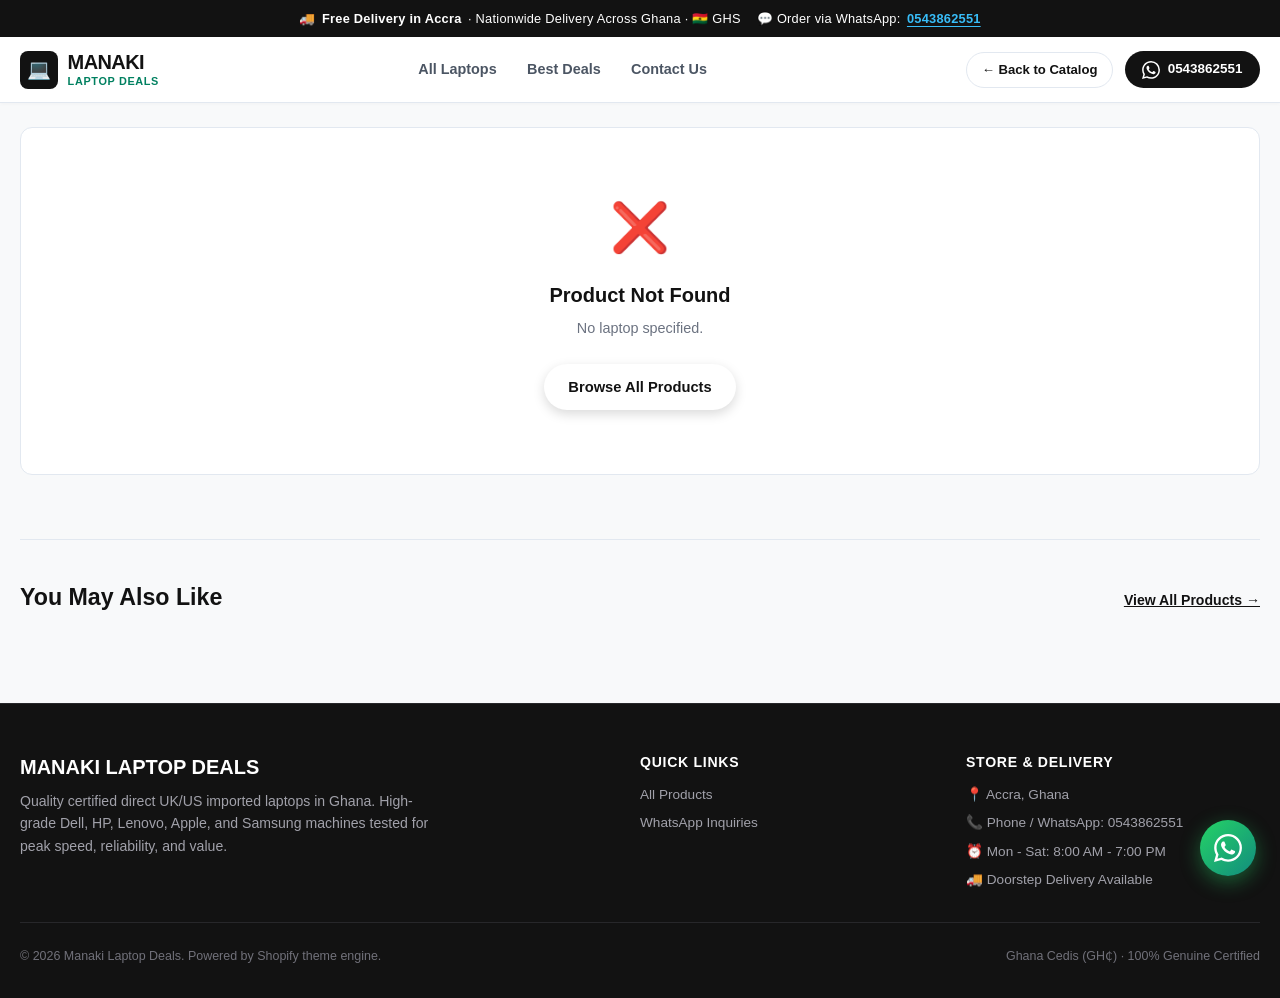
<file: google_apps_script/detail.html>
<!DOCTYPE html>
<html lang="en">
<head>
  <meta charset="UTF-8">
  <meta name="viewport" content="width=device-width, initial-scale=1.0, maximum-scale=5.0, viewport-fit=cover">
  <meta name="theme-color" content="#121212">
  <title>Laptop Specifications & Photos - Manaki Laptop Deals</title>
  <style>
/* ==========================================================================
   MANAKI LAPTOP DEALS - SHOPIFY DAWN/PREMIUM THEME STYLES
   Iconic, modern, ultra-clean Shopify e-commerce aesthetic
   ========================================================================== */

:root {
  --font-body: -apple-system, BlinkMacSystemFont, "Segoe UI", Roboto, "Helvetica Neue", Arial, sans-serif;
  --font-heading: -apple-system, BlinkMacSystemFont, "Segoe UI", Roboto, "Helvetica Neue", Arial, sans-serif;

  /* Shopify Color Palette */
  --color-page-bg: #f8f9fa;
  --color-card-bg: #ffffff;
  --color-surface-subtle: #f1f3f5;
  --color-surface-hover: #e9ecef;
  --color-border: #e2e8f0;
  --color-border-dark: #cbd5e1;

  --color-text-main: #121212;
  --color-text-secondary: #4b5563;
  --color-text-muted: #6b7280;
  --color-text-light: #9ca3af;

  /* Shopify & Action Accents */
  --shopify-black: #121212;
  --shopify-green: #008060;
  --shopify-green-hover: #006e52;
  --shopify-green-light: #e3f1df;
  --color-sale-red: #d82c0d;
  --color-sale-badge: #ffebe8;
  --color-sold-badge: #e4e5e7;
  --color-whatsapp: #25d366;
  --color-whatsapp-hover: #1ebc59;

  /* Sizing & Radius */
  --radius-xs: 4px;
  --radius-sm: 8px;
  --radius-md: 12px;
  --radius-lg: 16px;
  --radius-pill: 9999px;

  /* Elevation */
  --shadow-card: 0 2px 10px rgba(0, 0, 0, 0.04), 0 1px 3px rgba(0, 0, 0, 0.03);
  --shadow-card-hover: 0 10px 25px rgba(0, 0, 0, 0.08), 0 4px 10px rgba(0, 0, 0, 0.04);
  --shadow-dropdown: 0 12px 30px rgba(0, 0, 0, 0.12);

  --max-content-width: 1280px;
  --bottom-nav-height: 64px;
  --safe-bottom: env(safe-area-inset-bottom, 0px);
}

/* ==========================================================================
   RESET & BASE
   ========================================================================== */
*, *::before, *::after {
  box-sizing: border-box;
  margin: 0;
  padding: 0;
  -webkit-tap-highlight-color: transparent;
}

html {
  font-size: 16px;
  scroll-behavior: smooth;
  height: 100%;
}

body {
  font-family: var(--font-body);
  background-color: var(--color-page-bg);
  color: var(--color-text-main);
  line-height: 1.5;
  min-height: 100%;
  overflow-x: hidden;
  padding-bottom: calc(var(--bottom-nav-height) + var(--safe-bottom) + 20px);
}

@media (min-width: 768px) {
  body {
    padding-bottom: 0;
  }
}

a {
  color: inherit;
  text-decoration: none;
}

button {
  font-family: inherit;
  border: none;
  background: none;
  cursor: pointer;
  outline: none;
}

input, select, textarea {
  font-family: inherit;
  color: inherit;
}

img {
  max-width: 100%;
  height: auto;
  display: block;
}

/* ==========================================================================
   SHOPIFY TOP ANNOUNCEMENT BAR
   ========================================================================== */
.announcement-bar {
  background-color: #121212;
  color: #ffffff;
  font-size: 0.8rem;
  font-weight: 500;
  padding: 0.55rem 1rem;
  letter-spacing: 0.02em;
  text-align: center;
}

.announcement-content {
  max-width: var(--max-content-width);
  margin: 0 auto;
  display: flex;
  align-items: center;
  justify-content: center;
  gap: 1rem;
  flex-wrap: wrap;
}

.announcement-text {
  display: flex;
  align-items: center;
  gap: 0.4rem;
}

.announcement-link {
  color: #38bdf8;
  font-weight: 600;
  text-decoration: underline;
  text-underline-offset: 3px;
}

/* ==========================================================================
   SHOPIFY MAIN HEADER & NAVIGATION
   ========================================================================== */
.shopify-header {
  position: sticky;
  top: 0;
  z-index: 90;
  background-color: #ffffff;
  border-bottom: 1px solid var(--color-border);
  box-shadow: 0 1px 4px rgba(0, 0, 0, 0.03);
}

.header-inner {
  max-width: var(--max-content-width);
  margin: 0 auto;
  padding: 0.85rem 1.25rem;
  display: flex;
  align-items: center;
  justify-content: space-between;
  gap: 1.5rem;
}

/* Shopify Brand Logo */
.brand-logo {
  display: flex;
  align-items: center;
  gap: 0.6rem;
  text-decoration: none;
  flex-shrink: 0;
}

.brand-icon-box {
  width: 38px;
  height: 38px;
  background-color: #121212;
  border-radius: var(--radius-sm);
  display: flex;
  align-items: center;
  justify-content: center;
  color: #ffffff;
  font-size: 1.2rem;
}

.brand-text-group {
  display: flex;
  flex-direction: column;
}

.brand-name {
  font-size: 1.25rem;
  font-weight: 800;
  letter-spacing: -0.03em;
  color: #121212;
  line-height: 1.1;
  text-transform: uppercase;
}

.brand-tagline {
  font-size: 0.68rem;
  font-weight: 600;
  color: var(--shopify-green);
  letter-spacing: 0.06em;
  text-transform: uppercase;
}

/* Desktop Navigation Menu Links */
.nav-links-desktop {
  display: none;
  align-items: center;
  gap: 1.5rem;
}

@media (min-width: 900px) {
  .nav-links-desktop {
    display: flex;
  }
}

.nav-link-item {
  font-size: 0.9rem;
  font-weight: 600;
  color: var(--color-text-secondary);
  padding: 0.4rem 0.2rem;
  position: relative;
  transition: color 0.15s ease;
}

.nav-link-item:hover,
.nav-link-item.active {
  color: var(--shopify-black);
}

.nav-link-item.active::after {
  content: "";
  position: absolute;
  bottom: -4px;
  left: 0;
  right: 0;
  height: 2px;
  background-color: var(--shopify-black);
}

/* Search Input (Shopify Center Bar) */
.header-search-bar {
  flex: 1;
  max-width: 440px;
  position: relative;
  display: none;
}

@media (min-width: 640px) {
  .header-search-bar {
    display: block;
  }
}

.search-field-wrapper {
  position: relative;
  width: 100%;
}

.search-field-wrapper input {
  width: 100%;
  padding: 0.65rem 1rem 0.65rem 2.5rem;
  background-color: #f4f6f8;
  border: 1px solid var(--color-border);
  border-radius: var(--radius-pill);
  font-size: 0.88rem;
  color: var(--color-text-main);
  transition: all 0.2s ease;
}

.search-field-wrapper input:focus {
  outline: none;
  background-color: #ffffff;
  border-color: #121212;
  box-shadow: 0 0 0 2px rgba(18, 18, 18, 0.1);
}

.search-icon-left {
  position: absolute;
  left: 0.85rem;
  top: 50%;
  transform: translateY(-50%);
  color: var(--color-text-muted);
  pointer-events: none;
}

.search-clear-btn {
  position: absolute;
  right: 0.8rem;
  top: 50%;
  transform: translateY(-50%);
  color: var(--color-text-muted);
  padding: 4px;
  display: none;
}

.search-clear-btn.visible {
  display: block;
}

/* Header Action Icons (Shopify Right Nav) */
.header-right-actions {
  display: flex;
  align-items: center;
  gap: 0.75rem;
  flex-shrink: 0;
}

.header-icon-btn {
  width: 40px;
  height: 40px;
  border-radius: 50%;
  display: flex;
  align-items: center;
  justify-content: center;
  color: var(--color-text-main);
  position: relative;
  transition: background-color 0.15s ease, transform 0.15s ease;
}

.header-icon-btn:hover {
  background-color: var(--color-surface-subtle);
}

.counter-badge {
  position: absolute;
  top: 4px;
  right: 4px;
  background-color: #121212;
  color: #ffffff;
  font-size: 0.65rem;
  font-weight: 700;
  width: 18px;
  height: 18px;
  border-radius: 50%;
  display: flex;
  align-items: center;
  justify-content: center;
}

.btn-header-wa {
  display: none;
  align-items: center;
  gap: 0.45rem;
  background-color: var(--shopify-black);
  color: #ffffff;
  padding: 0.55rem 1.1rem;
  border-radius: var(--radius-pill);
  font-size: 0.84rem;
  font-weight: 600;
  transition: all 0.2s ease;
}

@media (min-width: 640px) {
  .btn-header-wa {
    display: inline-flex;
  }
}

.btn-header-wa:hover {
  background-color: #333333;
  transform: translateY(-1px);
}

/* ==========================================================================
   MOBILE SEARCH ROW (VISIBLE ONLY ON MOBILE)
   ========================================================================== */
.mobile-search-strip {
  background-color: #ffffff;
  padding: 0.6rem 1rem;
  border-bottom: 1px solid var(--color-border);
}

@media (min-width: 640px) {
  .mobile-search-strip {
    display: none;
  }
}

.mobile-search-strip input {
  width: 100%;
  padding: 0.65rem 1rem 0.65rem 2.4rem;
  background-color: #f4f6f8;
  border: 1px solid var(--color-border);
  border-radius: var(--radius-pill);
  font-size: 0.9rem;
}

/* ==========================================================================
   SHOPIFY HERO / BANNER SECTION
   ========================================================================== */
.shopify-hero-section {
  max-width: var(--max-content-width);
  margin: 1.25rem auto 0;
  padding: 0 1rem;
}

.shopify-hero-banner {
  background: linear-gradient(135deg, #18181b 0%, #09090b 100%);
  color: #ffffff;
  border-radius: var(--radius-lg);
  padding: 2.25rem 1.75rem;
  display: flex;
  flex-direction: column;
  gap: 1rem;
  position: relative;
  overflow: hidden;
  box-shadow: 0 8px 30px rgba(0, 0, 0, 0.12);
}

@media (min-width: 768px) {
  .shopify-hero-banner {
    flex-direction: row;
    align-items: center;
    justify-content: space-between;
    padding: 3rem 2.75rem;
  }
}

.hero-pill-tag {
  display: inline-flex;
  align-items: center;
  gap: 0.4rem;
  background-color: rgba(255, 255, 255, 0.12);
  border: 1px solid rgba(255, 255, 255, 0.2);
  color: #ffffff;
  font-size: 0.75rem;
  font-weight: 700;
  text-transform: uppercase;
  letter-spacing: 0.05em;
  padding: 0.3rem 0.8rem;
  border-radius: var(--radius-pill);
  width: fit-content;
}

.hero-headline {
  font-size: 1.85rem;
  font-weight: 800;
  letter-spacing: -0.03em;
  line-height: 1.15;
  color: #ffffff;
}

@media (min-width: 768px) {
  .hero-headline {
    font-size: 2.5rem;
  }
}

.hero-subheadline {
  font-size: 0.95rem;
  color: #d1d5db;
  max-width: 540px;
  line-height: 1.5;
}

.hero-cta-buttons {
  display: flex;
  align-items: center;
  gap: 0.75rem;
  flex-wrap: wrap;
}

.btn-shopify-primary {
  display: inline-flex;
  align-items: center;
  justify-content: center;
  gap: 0.5rem;
  background-color: #ffffff;
  color: #121212;
  font-size: 0.92rem;
  font-weight: 700;
  padding: 0.75rem 1.5rem;
  border-radius: var(--radius-pill);
  transition: all 0.2s ease;
  box-shadow: 0 4px 12px rgba(0, 0, 0, 0.15);
}

.btn-shopify-primary:hover {
  background-color: #f4f4f5;
  transform: translateY(-1px);
}

.btn-shopify-wa {
  display: inline-flex;
  align-items: center;
  justify-content: center;
  gap: 0.5rem;
  background-color: var(--color-whatsapp);
  color: #052e16;
  font-size: 0.92rem;
  font-weight: 700;
  padding: 0.75rem 1.5rem;
  border-radius: var(--radius-pill);
  transition: all 0.2s ease;
  box-shadow: 0 4px 14px rgba(37, 211, 102, 0.35);
}

.btn-shopify-wa:hover {
  background-color: var(--color-whatsapp-hover);
  transform: translateY(-1px);
}

/* ==========================================================================
   SHOPIFY TRUST VALUE BAR (4 TICKER COLUMNS)
   ========================================================================== */
.trust-ticker-strip {
  max-width: var(--max-content-width);
  margin: 1rem auto 0;
  padding: 0 1rem;
}

.trust-ticker-grid {
  display: grid;
  grid-template-columns: repeat(2, 1fr);
  gap: 0.75rem;
  background-color: #ffffff;
  border: 1px solid var(--color-border);
  border-radius: var(--radius-md);
  padding: 1rem 1.25rem;
}

@media (min-width: 768px) {
  .trust-ticker-grid {
    grid-template-columns: repeat(4, 1fr);
  }
}

.trust-ticker-item {
  display: flex;
  align-items: center;
  gap: 0.65rem;
}

.trust-ticker-icon {
  width: 32px;
  height: 32px;
  border-radius: 50%;
  background-color: #f4f6f8;
  display: flex;
  align-items: center;
  justify-content: center;
  font-size: 1.1rem;
  flex-shrink: 0;
}

.trust-ticker-text {
  display: flex;
  flex-direction: column;
}

.trust-ticker-title {
  font-size: 0.82rem;
  font-weight: 700;
  color: var(--color-text-main);
  line-height: 1.2;
}

.trust-ticker-sub {
  font-size: 0.72rem;
  color: var(--color-text-muted);
}

/* ==========================================================================
   SHOPIFY COLLECTION FILTER PILLS & TOOLBAR
   ========================================================================== */
.collection-header-strip {
  max-width: var(--max-content-width);
  margin: 1.75rem auto 0;
  padding: 0 1rem;
}

.collection-title-row {
  display: flex;
  align-items: flex-end;
  justify-content: space-between;
  margin-bottom: 0.75rem;
}

.collection-heading {
  font-size: 1.45rem;
  font-weight: 800;
  letter-spacing: -0.02em;
  color: #121212;
}

.collection-subheading {
  font-size: 0.85rem;
  color: var(--color-text-muted);
}

/* Horizontal Filter Pills */
.filter-pills-bar {
  display: flex;
  align-items: center;
  gap: 0.5rem;
  overflow-x: auto;
  padding: 0.4rem 0;
  scrollbar-width: none;
  -webkit-overflow-scrolling: touch;
}

.filter-pills-bar::-webkit-scrollbar {
  display: none;
}

.shopify-pill {
  flex-shrink: 0;
  padding: 0.5rem 1rem;
  background-color: #ffffff;
  border: 1px solid var(--color-border);
  border-radius: var(--radius-pill);
  font-size: 0.84rem;
  font-weight: 600;
  color: var(--color-text-secondary);
  transition: all 0.15s ease;
  user-select: none;
  cursor: pointer;
}

.shopify-pill:hover {
  background-color: var(--color-surface-subtle);
  border-color: var(--color-border-dark);
  color: #121212;
}

.shopify-pill.active {
  background-color: #121212;
  color: #ffffff;
  border-color: #121212;
}

/* Collection Toolbar (Count & Sort) */
.collection-toolbar {
  max-width: var(--max-content-width);
  margin: 0.75rem auto 0;
  padding: 0 1rem;
  display: flex;
  align-items: center;
  justify-content: space-between;
  gap: 1rem;
  flex-wrap: wrap;
}

.product-count-label {
  font-size: 0.85rem;
  font-weight: 600;
  color: var(--color-text-muted);
}

.sort-dropdown-shopify {
  background-color: #ffffff;
  border: 1px solid var(--color-border);
  color: var(--color-text-main);
  font-size: 0.84rem;
  font-weight: 600;
  padding: 0.5rem 2rem 0.5rem 0.9rem;
  border-radius: var(--radius-pill);
  cursor: pointer;
  appearance: none;
  background-image: url("data:image/svg+xml,%3Csvg xmlns='http://www.w3.org/2000/svg' width='12' height='12' viewBox='0 0 24 24' fill='none' stroke='%234b5563' stroke-width='2' stroke-linecap='round' stroke-linejoin='round'%3E%3Cpath d='m6 9 6 6 6-6'/%3E%3C/svg%3E");
  background-repeat: no-repeat;
  background-position: right 0.75rem center;
  transition: border-color 0.15s ease;
}

.sort-dropdown-shopify:focus {
  outline: none;
  border-color: #121212;
}

/* ==========================================================================
   SHOPIFY PRODUCT CARD GRID (DAWN STYLE)
   ========================================================================== */
.collection-grid-section {
  max-width: var(--max-content-width);
  margin: 1.25rem auto 3rem;
  padding: 0 1rem;
}

.shopify-product-grid {
  display: grid;
  grid-template-columns: repeat(1, 1fr);
  gap: 1.25rem;
}

@media (min-width: 500px) {
  .shopify-product-grid {
    grid-template-columns: repeat(2, 1fr);
    gap: 1.25rem;
  }
}

@media (min-width: 840px) {
  .shopify-product-grid {
    grid-template-columns: repeat(3, 1fr);
    gap: 1.5rem;
  }
}

@media (min-width: 1100px) {
  .shopify-product-grid {
    grid-template-columns: repeat(4, 1fr);
    gap: 1.5rem;
  }
}

/* Single Product Card */
.shopify-card {
  background-color: var(--color-card-bg);
  border: 1px solid var(--color-border);
  border-radius: var(--radius-md);
  overflow: hidden;
  display: flex;
  flex-direction: column;
  transition: transform 0.2s cubic-bezier(0.16, 1, 0.3, 1), box-shadow 0.2s ease, border-color 0.2s ease;
  position: relative;
}

.shopify-card:hover {
  transform: translateY(-4px);
  border-color: var(--color-border-dark);
  box-shadow: var(--shadow-card-hover);
}

/* Card Image Wrapper with Shopify Neutral Canvas */
.card-image-box {
  position: relative;
  aspect-ratio: 1 / 1;
  width: 100%;
  background-color: #f7f7f8;
  overflow: hidden;
  display: flex;
  align-items: center;
  justify-content: center;
}

.card-product-img {
  width: 100%;
  height: 100%;
  object-fit: cover;
  transition: transform 0.4s ease;
}

.shopify-card:hover .card-product-img {
  transform: scale(1.05);
}

/* Shopify Badges (Sale, Sold Out, Hot) */
.shopify-badge-container {
  position: absolute;
  top: 0.75rem;
  left: 0.75rem;
  display: flex;
  flex-direction: column;
  gap: 0.35rem;
  z-index: 2;
  pointer-events: none;
}

.shopify-badge {
  display: inline-flex;
  align-items: center;
  gap: 0.2rem;
  font-size: 0.68rem;
  font-weight: 800;
  text-transform: uppercase;
  letter-spacing: 0.06em;
  padding: 0.25rem 0.55rem;
  border-radius: var(--radius-xs);
}

.badge-sale {
  background-color: var(--color-sale-red);
  color: #ffffff;
}

.badge-hot {
  background-color: #121212;
  color: #ffffff;
}

.badge-instock {
  background-color: var(--shopify-green-light);
  color: var(--shopify-green);
  border: 1px solid rgba(0, 128, 96, 0.2);
}

.badge-soldout {
  background-color: var(--color-sold-badge);
  color: #555555;
}

/* Wishlist Heart Icon Button */
.shopify-card-wishlist {
  position: absolute;
  top: 0.75rem;
  right: 0.75rem;
  width: 34px;
  height: 34px;
  border-radius: 50%;
  background-color: rgba(255, 255, 255, 0.9);
  backdrop-filter: blur(6px);
  color: #4b5563;
  display: flex;
  align-items: center;
  justify-content: center;
  font-size: 0.95rem;
  z-index: 3;
  transition: all 0.2s ease;
  box-shadow: 0 2px 6px rgba(0, 0, 0, 0.08);
}

.shopify-card-wishlist:hover {
  transform: scale(1.1);
  color: var(--color-sale-red);
  background-color: #ffffff;
}

.shopify-card-wishlist.active {
  color: var(--color-sale-red);
  background-color: #ffffff;
}

/* Photo Count Tag */
.photo-count-tag {
  position: absolute;
  bottom: 0.6rem;
  right: 0.6rem;
  background-color: rgba(255, 255, 255, 0.85);
  backdrop-filter: blur(4px);
  color: #121212;
  font-size: 0.68rem;
  font-weight: 700;
  padding: 0.2rem 0.45rem;
  border-radius: var(--radius-xs);
  border: 1px solid var(--color-border);
}

/* Card Information Section */
.card-info-content {
  padding: 1rem 1.15rem;
  display: flex;
  flex-direction: column;
  flex: 1;
}

.card-vendor-tag {
  font-size: 0.72rem;
  font-weight: 700;
  text-transform: uppercase;
  letter-spacing: 0.05em;
  color: var(--color-text-muted);
  margin-bottom: 0.25rem;
}

.card-product-title {
  font-size: 0.98rem;
  font-weight: 700;
  color: var(--color-text-main);
  line-height: 1.35;
  margin-bottom: 0.5rem;
  display: -webkit-box;
  -webkit-line-clamp: 2;
  -webkit-box-orient: vertical;
  overflow: hidden;
}

.card-product-title a:hover {
  text-decoration: underline;
  text-underline-offset: 2px;
}

/* Specs Badges Row */
.card-specs-row {
  display: flex;
  flex-wrap: wrap;
  gap: 0.35rem;
  margin-bottom: 0.85rem;
}

.shopify-spec-tag {
  font-size: 0.72rem;
  font-weight: 600;
  padding: 0.2rem 0.45rem;
  background-color: #f4f6f8;
  color: #374151;
  border-radius: var(--radius-xs);
  border: 1px solid var(--color-border);
}

/* Pricing Row */
.card-pricing-block {
  margin-top: auto;
  padding-top: 0.75rem;
  border-top: 1px solid var(--color-border);
  display: flex;
  align-items: center;
  justify-content: space-between;
}

.price-display-group {
  display: flex;
  flex-direction: column;
}

.shopify-price-now {
  font-size: 1.25rem;
  font-weight: 800;
  color: #121212;
  letter-spacing: -0.01em;
}

.shopify-price-compare {
  font-size: 0.75rem;
  color: var(--color-text-muted);
  text-decoration: line-through;
}

.card-btn-actions {
  display: flex;
  align-items: center;
  gap: 0.4rem;
}

.btn-quick-view {
  padding: 0.45rem 0.85rem;
  border-radius: var(--radius-pill);
  background-color: #ffffff;
  border: 1px solid #121212;
  color: #121212;
  font-size: 0.8rem;
  font-weight: 700;
  transition: all 0.15s ease;
}

.btn-quick-view:hover {
  background-color: #121212;
  color: #ffffff;
}

.btn-card-whatsapp {
  width: 36px;
  height: 36px;
  border-radius: 50%;
  background-color: var(--color-whatsapp);
  color: #052e16;
  display: flex;
  align-items: center;
  justify-content: center;
  font-size: 1.05rem;
  transition: transform 0.15s ease;
}

.btn-card-whatsapp:hover {
  transform: scale(1.1);
  background-color: var(--color-whatsapp-hover);
}

/* ==========================================================================
   SHOPIFY MOBILE BOTTOM NAVIGATION BAR
   ========================================================================== */
.bottom-nav {
  position: fixed;
  bottom: 0;
  left: 0;
  right: 0;
  height: calc(var(--bottom-nav-height) + var(--safe-bottom));
  padding-bottom: var(--safe-bottom);
  background-color: #ffffff;
  border-top: 1px solid var(--color-border);
  box-shadow: 0 -2px 10px rgba(0, 0, 0, 0.05);
  display: flex;
  align-items: center;
  justify-content: space-around;
  z-index: 100;
}

@media (min-width: 768px) {
  .bottom-nav {
    display: none;
  }
}

.bottom-nav-item {
  display: flex;
  flex-direction: column;
  align-items: center;
  justify-content: center;
  gap: 2px;
  color: var(--color-text-muted);
  font-size: 0.68rem;
  font-weight: 600;
  flex: 1;
  height: 100%;
  position: relative;
  transition: color 0.15s ease;
}

.bottom-nav-item svg {
  width: 22px;
  height: 22px;
}

.bottom-nav-item.active {
  color: #121212;
}

.bottom-nav-badge {
  position: absolute;
  top: 6px;
  right: calc(50% - 16px);
  background-color: #121212;
  color: white;
  font-size: 0.6rem;
  font-weight: 800;
  width: 16px;
  height: 16px;
  border-radius: 50%;
  display: flex;
  align-items: center;
  justify-content: center;
}

/* Floating WhatsApp Action Button */
.fab-whatsapp {
  position: fixed;
  bottom: calc(var(--bottom-nav-height) + var(--safe-bottom) + 16px);
  right: 16px;
  width: 52px;
  height: 52px;
  border-radius: 50%;
  background: linear-gradient(135deg, #25d366, #128c7e);
  color: white;
  display: flex;
  align-items: center;
  justify-content: center;
  font-size: 1.5rem;
  box-shadow: 0 6px 20px rgba(37, 211, 102, 0.4);
  z-index: 85;
  transition: all 0.2s ease;
}

@media (min-width: 768px) {
  .fab-whatsapp {
    bottom: 24px;
    right: 24px;
    width: 56px;
    height: 56px;
    font-size: 1.7rem;
  }
}

.fab-whatsapp:hover {
  transform: scale(1.1);
  box-shadow: 0 10px 25px rgba(37, 211, 102, 0.5);
}

/* ==========================================================================
   SHOPIFY PRODUCT DETAIL PAGE STYLES (detail.html)
   ========================================================================== */
.shopify-detail-container {
  max-width: var(--max-content-width);
  margin: 1.5rem auto 4rem;
  padding: 0 1.25rem;
}

.shopify-breadcrumbs {
  display: flex;
  align-items: center;
  gap: 0.5rem;
  font-size: 0.85rem;
  font-weight: 500;
  color: var(--color-text-muted);
  margin-bottom: 1.5rem;
}

.shopify-breadcrumbs a:hover {
  color: #121212;
  text-decoration: underline;
}

.shopify-product-layout {
  display: grid;
  grid-template-columns: 1fr;
  gap: 2.5rem;
}

@media (min-width: 900px) {
  .shopify-product-layout {
    grid-template-columns: 1.15fr 1fr;
    gap: 3.5rem;
  }
}

/* Left: Media Gallery */
.shopify-gallery {
  display: flex;
  flex-direction: column;
  gap: 1rem;
}

.shopify-main-image-wrap {
  position: relative;
  aspect-ratio: 4 / 3;
  width: 100%;
  background-color: #f7f7f8;
  border-radius: var(--radius-md);
  border: 1px solid var(--color-border);
  overflow: hidden;
  cursor: zoom-in;
}

.shopify-main-img {
  width: 100%;
  height: 100%;
  object-fit: contain;
  background-color: #ffffff;
  transition: transform 0.3s ease;
}

.gallery-nav-arrow {
  position: absolute;
  top: 50%;
  transform: translateY(-50%);
  width: 40px;
  height: 40px;
  border-radius: 50%;
  background-color: rgba(255, 255, 255, 0.9);
  color: #121212;
  box-shadow: 0 2px 8px rgba(0, 0, 0, 0.12);
  display: flex;
  align-items: center;
  justify-content: center;
  z-index: 5;
  transition: all 0.2s ease;
}

.gallery-nav-arrow:hover {
  background-color: #ffffff;
  transform: translateY(-50%) scale(1.1);
}

.gallery-nav-arrow.prev { left: 0.75rem; }
.gallery-nav-arrow.next { right: 0.75rem; }

.shopify-thumbnails-list {
  display: flex;
  align-items: center;
  gap: 0.6rem;
  overflow-x: auto;
  padding: 0.3rem 0;
  scrollbar-width: thin;
}

.shopify-thumb-box {
  flex-shrink: 0;
  width: 72px;
  height: 56px;
  border-radius: var(--radius-xs);
  overflow: hidden;
  border: 2px solid transparent;
  cursor: pointer;
  background-color: #f7f7f8;
  opacity: 0.7;
  transition: all 0.2s ease;
}

.shopify-thumb-box:hover {
  opacity: 1;
}

.shopify-thumb-box.active {
  border-color: #121212;
  opacity: 1;
}

.shopify-thumb-box img {
  width: 100%;
  height: 100%;
  object-fit: cover;
}

/* Right: Product Purchase Form */
.shopify-product-details {
  display: flex;
  flex-direction: column;
  gap: 1.25rem;
}

.product-vendor-subtitle {
  font-size: 0.8rem;
  font-weight: 700;
  text-transform: uppercase;
  letter-spacing: 0.08em;
  color: var(--shopify-green);
}

.shopify-product-heading {
  font-size: 1.85rem;
  font-weight: 800;
  letter-spacing: -0.02em;
  color: #121212;
  line-height: 1.2;
}

@media (min-width: 640px) {
  .shopify-product-heading {
    font-size: 2.25rem;
  }
}

/* Shopify Price Card */
.shopify-price-strip {
  background-color: #ffffff;
  border: 1px solid var(--color-border);
  border-radius: var(--radius-md);
  padding: 1.25rem;
  display: flex;
  align-items: center;
  justify-content: space-between;
}

.price-main-bold {
  font-size: 2.1rem;
  font-weight: 800;
  color: #121212;
}

.price-compare-sub {
  font-size: 0.88rem;
  color: var(--color-text-muted);
}

/* Stock Status Ticker */
.stock-ticker-row {
  display: flex;
  align-items: center;
  gap: 0.5rem;
  font-size: 0.85rem;
  font-weight: 600;
  color: var(--shopify-green);
}

.stock-pulse-dot {
  width: 8px;
  height: 8px;
  border-radius: 50%;
  background-color: var(--shopify-green);
  box-shadow: 0 0 0 3px rgba(0, 128, 96, 0.2);
}

/* Shopify Purchase Buttons */
.shopify-buy-block {
  display: flex;
  flex-direction: column;
  gap: 0.75rem;
}

.btn-shopify-checkout-wa {
  display: flex;
  align-items: center;
  justify-content: center;
  gap: 0.6rem;
  background-color: var(--color-whatsapp);
  color: #032d16;
  font-size: 1.05rem;
  font-weight: 800;
  padding: 1rem 1.5rem;
  border-radius: var(--radius-pill);
  box-shadow: 0 4px 16px rgba(37, 211, 102, 0.35);
  transition: all 0.2s ease;
}

.btn-shopify-checkout-wa:hover {
  background-color: var(--color-whatsapp-hover);
  transform: translateY(-2px);
  box-shadow: 0 6px 22px rgba(37, 211, 102, 0.45);
}

.shopify-action-row {
  display: grid;
  grid-template-columns: 1fr 1fr;
  gap: 0.75rem;
}

.btn-shopify-secondary {
  display: flex;
  align-items: center;
  justify-content: center;
  gap: 0.45rem;
  background-color: #ffffff;
  border: 1px solid var(--color-border);
  color: #121212;
  font-size: 0.9rem;
  font-weight: 600;
  padding: 0.75rem 1rem;
  border-radius: var(--radius-pill);
  transition: all 0.15s ease;
}

.btn-shopify-secondary:hover {
  background-color: #f4f6f8;
  border-color: var(--color-border-dark);
}

/* Specs Accordion / Card */
.shopify-specs-table-card {
  background-color: #ffffff;
  border: 1px solid var(--color-border);
  border-radius: var(--radius-md);
  padding: 1.5rem;
}

.specs-table-title {
  font-size: 1.1rem;
  font-weight: 800;
  color: #121212;
  margin-bottom: 1rem;
  display: flex;
  align-items: center;
  gap: 0.5rem;
}

.shopify-spec-table {
  width: 100%;
  border-collapse: collapse;
}

.shopify-spec-table tr {
  border-bottom: 1px solid var(--color-border);
}

.shopify-spec-table tr:last-child {
  border-bottom: none;
}

.shopify-spec-table td {
  padding: 0.75rem 0.5rem;
  font-size: 0.9rem;
}

.spec-key {
  color: var(--color-text-secondary);
  font-weight: 500;
  width: 40%;
}

.spec-val {
  color: #121212;
  font-weight: 700;
}

/* ==========================================================================
   SHOPIFY FOOTER
   ========================================================================== */
.shopify-footer {
  background-color: #121212;
  color: #ffffff;
  padding: 3rem 1.25rem 2rem;
  border-top: 1px solid #27272a;
  margin-top: 4rem;
}

.footer-inner {
  max-width: var(--max-content-width);
  margin: 0 auto;
  display: grid;
  grid-template-columns: 1fr;
  gap: 2rem;
}

@media (min-width: 768px) {
  .footer-inner {
    grid-template-columns: 2fr 1fr 1fr;
  }
}

.footer-brand-title {
  font-size: 1.25rem;
  font-weight: 800;
  text-transform: uppercase;
  margin-bottom: 0.5rem;
}

.footer-desc {
  font-size: 0.88rem;
  color: #a1a1aa;
  line-height: 1.6;
  max-width: 420px;
}

.footer-col-title {
  font-size: 0.88rem;
  font-weight: 700;
  text-transform: uppercase;
  letter-spacing: 0.05em;
  margin-bottom: 0.75rem;
  color: #ffffff;
}

.footer-links-list {
  display: flex;
  flex-direction: column;
  gap: 0.5rem;
  font-size: 0.85rem;
  color: #a1a1aa;
}

.footer-links-list a:hover {
  color: #ffffff;
}

.footer-bottom-bar {
  max-width: var(--max-content-width);
  margin: 2rem auto 0;
  padding-top: 1.5rem;
  border-top: 1px solid #27272a;
  display: flex;
  align-items: center;
  justify-content: space-between;
  font-size: 0.78rem;
  color: #71717a;
  flex-wrap: wrap;
  gap: 1rem;
}

/* Lightbox Modal */
.lightbox-modal {
  position: fixed;
  inset: 0;
  background-color: rgba(0, 0, 0, 0.95);
  backdrop-filter: blur(12px);
  z-index: 1000;
  display: none;
  align-items: center;
  justify-content: center;
  padding: 1rem;
}

.lightbox-modal.active {
  display: flex;
}

.lightbox-img {
  max-width: 95vw;
  max-height: 88vh;
  object-fit: contain;
  border-radius: var(--radius-sm);
}

.lightbox-close {
  position: absolute;
  top: 1.5rem;
  right: 1.5rem;
  width: 44px;
  height: 44px;
  border-radius: 50%;
  background-color: rgba(255, 255, 255, 0.2);
  color: white;
  display: flex;
  align-items: center;
  justify-content: center;
  font-size: 1.4rem;
  cursor: pointer;
  transition: all 0.2s ease;
}

.lightbox-close:hover {
  background-color: rgba(255, 255, 255, 0.35);
}

/* Toast Notifications */
.toast-container {
  position: fixed;
  top: 1.5rem;
  right: 1.5rem;
  z-index: 1100;
  display: flex;
  flex-direction: column;
  gap: 0.5rem;
  pointer-events: none;
}

.toast {
  pointer-events: auto;
  background-color: #121212;
  border: 1px solid #27272a;
  color: #ffffff;
  padding: 0.75rem 1.25rem;
  border-radius: var(--radius-pill);
  box-shadow: 0 10px 25px rgba(0, 0, 0, 0.2);
  font-size: 0.88rem;
  font-weight: 600;
  display: flex;
  align-items: center;
  gap: 0.5rem;
  animation: slideInDown 0.3s ease forwards;
}

.toast.success {
  background-color: #008060;
  color: #ffffff;
  border-color: #006e52;
}

.toast.error {
  background-color: #d82c0d;
  color: #ffffff;
  border-color: #b52207;
}

@keyframes slideInDown {
  from {
    opacity: 0;
    transform: translateY(-20px);
  }
  to {
    opacity: 1;
    transform: translateY(0);
  }
}

/* Empty State */
.empty-state {
  text-align: center;
  padding: 4rem 1rem;
  grid-column: 1 / -1;
  background-color: #ffffff;
  border: 1px solid var(--color-border);
  border-radius: var(--radius-md);
}

.empty-icon {
  font-size: 3rem;
  margin-bottom: 1rem;
}

.empty-title {
  font-size: 1.25rem;
  font-weight: 700;
  color: #121212;
  margin-bottom: 0.5rem;
}

.empty-desc {
  font-size: 0.9rem;
  color: var(--color-text-muted);
  max-width: 400px;
  margin: 0 auto 1.5rem;
}

</style>
</head>
<body>

  <!-- Shopify Announcement Bar -->
  <div class="announcement-bar">
    <div class="announcement-content">
      <span class="announcement-text">
        🚚 <strong>Free Delivery in Accra</strong> · Nationwide Delivery Across Ghana · 🇬🇭 GHS
      </span>
      <span class="announcement-text">
        💬 Order via WhatsApp: <a href="https://wa.me/233543862551" target="_blank" rel="noopener" class="announcement-link">0543862551</a>
      </span>
    </div>
  </div>

  <!-- Shopify Header -->
  <header class="shopify-header">
    <div class="header-inner">
      <a href="index.html" class="brand-logo">
        <div class="brand-icon-box">💻</div>
        <div class="brand-text-group">
          <span class="brand-name">MANAKI</span>
          <span class="brand-tagline">Laptop Deals</span>
        </div>
      </a>

      <nav class="nav-links-desktop">
        <a href="index.html" class="nav-link-item">All Laptops</a>
        <a href="index.html#featuredCollection" class="nav-link-item">Best Deals</a>
        <a href="https://wa.me/233543862551" target="_blank" rel="noopener" class="nav-link-item">Contact Us</a>
      </nav>

      <div class="header-right-actions">
        <a href="index.html" class="btn-shopify-secondary" style="font-size: 0.82rem; padding: 0.45rem 0.9rem;">
          ← Back to Catalog
        </a>
        <a href="https://wa.me/233543862551" target="_blank" rel="noopener" class="btn-header-wa">
          <svg width="18" height="18" viewBox="0 0 24 24" fill="currentColor">
            <path d="M17.472 14.382c-.297-.149-1.758-.867-2.03-.967-.273-.099-.471-.148-.67.15-.197.297-.767.966-.94 1.164-.173.199-.347.223-.644.075-.297-.15-1.255-.463-2.39-1.475-.883-.788-1.48-1.761-1.653-2.059-.173-.297-.018-.458.13-.606.134-.133.298-.347.446-.52.149-.174.198-.298.298-.497.099-.198.05-.371-.025-.52-.075-.149-.669-1.612-.916-2.207-.242-.579-.487-.5-.669-.51-.173-.008-.371-.01-.57-.01-.198 0-.52.074-.792.372-.272.297-1.04 1.016-1.04 2.479 0 1.462 1.065 2.875 1.213 3.074.149.198 2.096 3.2 5.077 4.487.709.306 1.262.489 1.694.625.712.227 1.36.195 1.871.118.571-.085 1.758-.719 2.006-1.413.248-.694.248-1.289.173-1.413-.074-.124-.272-.198-.57-.347m-5.421 7.403h-.004a9.87 9.87 0 01-5.031-1.378l-.361-.214-3.741.982.998-3.648-.235-.374a9.86 9.86 0 01-1.51-5.26c.001-5.45 4.436-9.884 9.888-9.884 2.64 0 5.122 1.03 6.988 2.898a9.825 9.825 0 012.893 6.994c-.003 5.45-4.437 9.884-9.89 9.884m8.413-18.297A11.815 11.815 0 0012.05 0C5.495 0 .16 5.335.157 11.892c0 2.096.547 4.142 1.588 5.945L0 24l6.335-1.662c1.746.953 3.71 1.456 5.711 1.457h.004c6.554 0 11.89-5.335 11.893-11.893a11.821 11.821 0 00-3.488-8.482"/>
          </svg>
          0543862551
        </a>
      </div>
    </div>
  </header>

  <!-- Main Product Detail Container -->
  <main class="shopify-detail-container">
    <div id="detailContent">
      <div style="text-align: center; padding: 4rem 1rem; color: var(--color-text-muted);">
        Loading product information and high-resolution gallery...
      </div>
    </div>

    <!-- Recommendations Rail -->
    <section style="margin-top: 4rem; padding-top: 2.5rem; border-top: 1px solid var(--color-border);">
      <div style="display: flex; align-items: baseline; justify-content: space-between; margin-bottom: 1.5rem;">
        <h3 style="font-size: 1.45rem; font-weight: 800; color: #121212;">
          You May Also Like
        </h3>
        <a href="index.html" style="font-size: 0.88rem; font-weight: 700; text-decoration: underline;">
          View All Products →
        </a>
      </div>
      <div class="shopify-product-grid" id="similarLaptopsGrid">
        <!-- Injected via js/detail.js -->
      </div>
    </section>
  </main>

  <!-- Shopify Footer -->
  <footer class="shopify-footer">
    <div class="footer-inner">
      <div>
        <h3 class="footer-brand-title">Manaki Laptop Deals</h3>
        <p class="footer-desc">
          Quality certified direct UK/US imported laptops in Ghana. High-grade Dell, HP, Lenovo, Apple, and Samsung machines tested for peak speed, reliability, and value.
        </p>
      </div>

      <div>
        <h4 class="footer-col-title">Quick Links</h4>
        <div class="footer-links-list">
          <a href="index.html">All Products</a>
          <a href="https://wa.me/233543862551" target="_blank" rel="noopener">WhatsApp Inquiries</a>
        </div>
      </div>

      <div>
        <h4 class="footer-col-title">Store & Delivery</h4>
        <div class="footer-links-list">
          <span>📍 Accra, Ghana</span>
          <span>📞 Phone / WhatsApp: 0543862551</span>
          <span>⏰ Mon - Sat: 8:00 AM - 7:00 PM</span>
          <span>🚚 Doorstep Delivery Available</span>
        </div>
      </div>
    </div>

    <div class="footer-bottom-bar">
      <span>&copy; 2026 Manaki Laptop Deals. Powered by Shopify theme engine.</span>
      <span>Ghana Cedis (GH₵) · 100% Genuine Certified</span>
    </div>
  </footer>

  <!-- Floating Action Button for WhatsApp -->
  <a href="https://wa.me/233543862551?text=Hello%20Manaki%20Laptop%20Deals!%20I%20am%20interested%20in%20buying%20a%20laptop." target="_blank" rel="noopener" class="fab-whatsapp" title="Instant WhatsApp Chat (0543862551)" aria-label="Chat on WhatsApp">
    <svg width="28" height="28" viewBox="0 0 24 24" fill="currentColor">
      <path d="M17.472 14.382c-.297-.149-1.758-.867-2.03-.967-.273-.099-.471-.148-.67.15-.197.297-.767.966-.94 1.164-.173.199-.347.223-.644.075-.297-.15-1.255-.463-2.39-1.475-.883-.788-1.48-1.761-1.653-2.059-.173-.297-.018-.458.13-.606.134-.133.298-.347.446-.52.149-.174.198-.298.298-.497.099-.198.05-.371-.025-.52-.075-.149-.669-1.612-.916-2.207-.242-.579-.487-.5-.669-.51-.173-.008-.371-.01-.57-.01-.198 0-.52.074-.792.372-.272.297-1.04 1.016-1.04 2.479 0 1.462 1.065 2.875 1.213 3.074.149.198 2.096 3.2 5.077 4.487.709.306 1.262.489 1.694.625.712.227 1.36.195 1.871.118.571-.085 1.758-.719 2.006-1.413.248-.694.248-1.289.173-1.413-.074-.124-.272-.198-.57-.347m-5.421 7.403h-.004a9.87 9.87 0 01-5.031-1.378l-.361-.214-3.741.982.998-3.648-.235-.374a9.86 9.86 0 01-1.51-5.26c.001-5.45 4.436-9.884 9.888-9.884 2.64 0 5.122 1.03 6.988 2.898a9.825 9.825 0 012.893 6.994c-.003 5.45-4.437 9.884-9.89 9.884m8.413-18.297A11.815 11.815 0 0012.05 0C5.495 0 .16 5.335.157 11.892c0 2.096.547 4.142 1.588 5.945L0 24l6.335-1.662c1.746.953 3.71 1.456 5.711 1.457h.004c6.554 0 11.89-5.335 11.893-11.893a11.821 11.821 0 00-3.488-8.482"/>
    </svg>
  </a>

  <!-- Mobile Bottom Nav -->
  <nav class="bottom-nav">
    <a href="index.html" class="bottom-nav-item">
      <svg viewBox="0 0 24 24" fill="none" stroke="currentColor" stroke-width="2">
        <path d="m3 9 9-7 9 7v11a2 2 0 0 1-2 2H5a2 2 0 0 1-2-2z"/>
        <polyline points="9 22 9 12 15 12 15 22"/>
      </svg>
      <span>Shop</span>
    </a>

    <a href="index.html" class="bottom-nav-item">
      <svg viewBox="0 0 24 24" fill="none" stroke="currentColor" stroke-width="2">
        <circle cx="11" cy="11" r="8"/>
        <path d="m21 21-4.3-4.3"/>
      </svg>
      <span>Search</span>
    </a>

    <a href="https://wa.me/233543862551" target="_blank" rel="noopener" class="bottom-nav-item">
      <svg viewBox="0 0 24 24" fill="currentColor">
        <path d="M17.472 14.382c-.297-.149-1.758-.867-2.03-.967-.273-.099-.471-.148-.67.15-.197.297-.767.966-.94 1.164-.173.199-.347.223-.644.075-.297-.15-1.255-.463-2.39-1.475-.883-.788-1.48-1.761-1.653-2.059-.173-.297-.018-.458.13-.606.134-.133.298-.347.446-.52.149-.174.198-.298.298-.497.099-.198.05-.371-.025-.52-.075-.149-.669-1.612-.916-2.207-.242-.579-.487-.5-.669-.51-.173-.008-.371-.01-.57-.01-.198 0-.52.074-.792.372-.272.297-1.04 1.016-1.04 2.479 0 1.462 1.065 2.875 1.213 3.074.149.198 2.096 3.2 5.077 4.487.709.306 1.262.489 1.694.625.712.227 1.36.195 1.871.118.571-.085 1.758-.719 2.006-1.413.248-.694.248-1.289.173-1.413-.074-.124-.272-.198-.57-.347m-5.421 7.403h-.004a9.87 9.87 0 01-5.031-1.378l-.361-.214-3.741.982.998-3.648-.235-.374a9.86 9.86 0 01-1.51-5.26c.001-5.45 4.436-9.884 9.888-9.884 2.64 0 5.122 1.03 6.988 2.898a9.825 9.825 0 012.893 6.994c-.003 5.45-4.437 9.884-9.89 9.884m8.413-18.297A11.815 11.815 0 0012.05 0C5.495 0 .16 5.335.157 11.892c0 2.096.547 4.142 1.588 5.945L0 24l6.335-1.662c1.746.953 3.71 1.456 5.711 1.457h.004c6.554 0 11.89-5.335 11.893-11.893a11.821 11.821 0 00-3.488-8.482"/>
      </svg>
      <span>WhatsApp</span>
    </a>
  </nav>

  <!-- Server Data Injection -->
  <script>
    window.SERVER_LAPTOP = <?!= JSON.stringify(laptop) ?>;
    window.SERVER_LAPTOPS = <?!= JSON.stringify(laptops) ?>;
    window.GAS_EXEC_URL = "<?= (function() { try { return ScriptApp.getService().getUrl(); } catch(e) { return ''; } })() ?>";
  </script>
  <script>
/**
 * Akiola Laptops Catalog Dataset
 * Automatically initialized and saved to localStorage for client-side persistence & CRUD
 */
window.DEFAULT_LAPTOPS = [
  {
    "id": 1,
    "number": 1,
    "title": "Dell Inspiron 7386 2-in-1",
    "brand": "Dell",
    "category": "2-in-1 Touch",
    "processor": "Intel Core i5",
    "generation": "8th Gen",
    "speed": "2.8 GHz",
    "ram": "8GB",
    "ramGb": 8,
    "storage": "8GB SSD",
    "storageGb": 8,
    "storageType": "SSD",
    "display": "13\" FHD Display (Touch)",
    "screenSize": "13\"",
    "graphics": "Integrated Intel UHD Graphics",
    "hasDedicatedGpu": false,
    "isTouchscreen": true,
    "isConvertible": true,
    "hasBacklitKeyboard": true,
    "hasFingerprint": true,
    "features": [
      "Touchscreen",
      "360° Convertible",
      "Backlit Keyboard",
      "Fingerprint Scanner",
      "Alexa Built-in"
    ],
    "price": 4500,
    "priceFormatted": "GH₵4,500",
    "originalPrice": 4950,
    "originalPriceFormatted": "GH₵4,950",
    "status": "Available",
    "condition": "Grade A+ Clean Direct Import",
    "battery": "Tested Strong Battery (Health 85%+)",
    "description": "Dell Inspiron 7386 2-in-1 powered by Intel Core i5 8th Gen with 8GB RAM and ultra-fast 8GB SSD. Features a 360-degree convertible hinge for versatile laptop and tablet productivity on the go. Comes with a backlit keyboard for comfortable typing in any lighting condition. Crisp, responsive touchscreen display.",
    "images": [
      "images/L 1 A.webp",
      "images/L 1 B.webp",
      "images/L 1 C.webp",
      "images/L 1 D.webp",
      "images/L 1 E.webp",
      "images/L 1 F.webp",
      "images/L 1 G.webp"
    ],
    "featured": true,
    "views": 137
  },
  {
    "id": 2,
    "number": 2,
    "title": "HP EliteBook 830 G5",
    "brand": "HP",
    "category": "2-in-1 Touch",
    "processor": "Intel Core i7",
    "generation": "8th Gen",
    "speed": "2.11 GHz",
    "ram": "16GB",
    "ramGb": 16,
    "storage": "16GB SSD",
    "storageGb": 16,
    "storageType": "SSD",
    "display": "14\" FHD Display (Touch)",
    "screenSize": "14\"",
    "graphics": "Integrated Intel UHD Graphics",
    "hasDedicatedGpu": false,
    "isTouchscreen": true,
    "isConvertible": false,
    "hasBacklitKeyboard": true,
    "hasFingerprint": true,
    "features": [
      "Touchscreen",
      "Backlit Keyboard",
      "Fingerprint Scanner"
    ],
    "price": 4950,
    "priceFormatted": "GH₵4,950",
    "originalPrice": 5450,
    "originalPriceFormatted": "GH₵5,450",
    "status": "Available",
    "condition": "Grade A+ Clean Direct Import",
    "battery": "Tested Strong Battery (Health 85%+)",
    "description": "HP EliteBook 830 G5 powered by Intel Core i7 8th Gen with 16GB RAM and ultra-fast 16GB SSD. Engineered for speed, durability, and seamless everyday multitasking for professionals and students. Comes with a backlit keyboard for comfortable typing in any lighting condition. Crisp, responsive touchscreen display.",
    "images": [
      "images/L 2 A.webp",
      "images/L 2 B.webp",
      "images/L 2 C.webp",
      "images/L 2 D.webp",
      "images/L 2 E.webp",
      "images/L 2 F.webp",
      "images/L 2 G.webp"
    ],
    "featured": true,
    "views": 154
  },
  {
    "id": 3,
    "number": 3,
    "title": "HP Envy x360 Convertible",
    "brand": "HP",
    "category": "2-in-1 Touch",
    "processor": "Intel Core i5",
    "generation": "8th Gen",
    "speed": "1.8 GHz",
    "ram": "8GB",
    "ramGb": 8,
    "storage": "8GB SSD",
    "storageGb": 8,
    "storageType": "SSD",
    "display": "15.6\" FHD Display (Touch)",
    "screenSize": "15.6\"",
    "graphics": "Integrated Intel UHD Graphics",
    "hasDedicatedGpu": false,
    "isTouchscreen": true,
    "isConvertible": true,
    "hasBacklitKeyboard": false,
    "hasFingerprint": true,
    "features": [
      "Touchscreen",
      "360° Convertible",
      "Fingerprint Scanner"
    ],
    "price": 4500,
    "priceFormatted": "GH₵4,500",
    "originalPrice": 4950,
    "originalPriceFormatted": "GH₵4,950",
    "status": "Available",
    "condition": "Grade A+ Clean Direct Import",
    "battery": "Tested Strong Battery (Health 85%+)",
    "description": "HP Envy x360 Convertible powered by Intel Core i5 8th Gen with 8GB RAM and ultra-fast 8GB SSD. Features a 360-degree convertible hinge for versatile laptop and tablet productivity on the go. Crisp, responsive touchscreen display.",
    "images": [
      "images/L 3 A.webp",
      "images/L 3 B.webp",
      "images/L 3 C.webp",
      "images/L 3 D.webp",
      "images/L 3 E.webp"
    ],
    "featured": false,
    "views": 171
  },
  {
    "id": 4,
    "number": 4,
    "title": "Dell XPS 15 7590",
    "brand": "Dell",
    "category": "2-in-1 Touch",
    "processor": "Intel Core i7",
    "generation": "9th Gen",
    "speed": "2.60 GHz",
    "ram": "32GB",
    "ramGb": 32,
    "storage": "32GB SSD",
    "storageGb": 32,
    "storageType": "SSD",
    "display": "15.6\" FHD Display (Touch)",
    "screenSize": "15.6\"",
    "graphics": "4GB Dedicated Graphics",
    "hasDedicatedGpu": true,
    "isTouchscreen": true,
    "isConvertible": false,
    "hasBacklitKeyboard": true,
    "hasFingerprint": true,
    "features": [
      "Touchscreen",
      "Backlit Keyboard",
      "Fingerprint Scanner",
      "4GB Dedicated Graphics"
    ],
    "price": 6950,
    "priceFormatted": "GH₵6,950",
    "originalPrice": 7650,
    "originalPriceFormatted": "GH₵7,650",
    "status": "Hot Deal",
    "condition": "Grade A+ Clean Direct Import",
    "battery": "Tested Strong Battery (Health 85%+)",
    "description": "Dell XPS 15 7590 powered by Intel Core i7 9th Gen with 32GB RAM and ultra-fast 32GB SSD. Equipped with 4GB Dedicated Graphics making it outstanding for design, video editing, CAD, and gaming. Comes with a backlit keyboard for comfortable typing in any lighting condition. Crisp, responsive touchscreen display.",
    "images": [
      "images/L 4 A.webp",
      "images/L 4 B.webp",
      "images/L 4 C.webp",
      "images/L 4 D(1).webp",
      "images/L 4 D.webp",
      "images/L 4 E.webp",
      "images/L 4 F.webp",
      "images/L 4 G.webp"
    ],
    "featured": true,
    "views": 188
  },
  {
    "id": 5,
    "number": 5,
    "title": "Dell Precision 5560 Workstation",
    "brand": "Dell",
    "category": "Workstation",
    "processor": "Intel Core i7",
    "generation": "11th Gen",
    "speed": "2.50 GHz",
    "ram": "32GB",
    "ramGb": 32,
    "storage": "32GB SSD",
    "storageGb": 32,
    "storageType": "SSD",
    "display": "15.6\" FHD Display (Touch)",
    "screenSize": "15.6\"",
    "graphics": "4GB Dedicated Graphics",
    "hasDedicatedGpu": true,
    "isTouchscreen": true,
    "isConvertible": false,
    "hasBacklitKeyboard": true,
    "hasFingerprint": true,
    "features": [
      "Touchscreen",
      "Backlit Keyboard",
      "Fingerprint Scanner",
      "4GB Dedicated Graphics"
    ],
    "price": 6000,
    "priceFormatted": "GH₵6,000",
    "originalPrice": 6600,
    "originalPriceFormatted": "GH₵6,600",
    "status": "Sold Out",
    "condition": "Grade A+ Clean Direct Import",
    "battery": "Tested Strong Battery (Health 85%+)",
    "description": "Dell Precision 5560 Workstation powered by Intel Core i7 11th Gen with 32GB RAM and ultra-fast 32GB SSD. Equipped with 4GB Dedicated Graphics making it outstanding for design, video editing, CAD, and gaming. Comes with a backlit keyboard for comfortable typing in any lighting condition. Crisp, responsive touchscreen display.",
    "images": [
      "images/L 5 for Paul(1).webp",
      "images/L 5 for Paul(2).webp",
      "images/L 5 for Paul(3).webp",
      "images/L 5 for Paul(4).webp",
      "images/L 5 for Paul(5).webp",
      "images/L 5 for Paul(6).webp",
      "images/L 5 for Paul(7).webp",
      "images/L 5 for Paul.webp"
    ],
    "featured": false,
    "views": 205
  },
  {
    "id": 6,
    "number": 6,
    "title": "Dell Latitude 7400 2-in-1",
    "brand": "Dell",
    "category": "2-in-1 Touch",
    "processor": "Intel Core i7",
    "generation": "8th Gen",
    "speed": "2.10 GHz",
    "ram": "16GB",
    "ramGb": 16,
    "storage": "16GB SSD",
    "storageGb": 16,
    "storageType": "SSD",
    "display": "13\" FHD Display (Touch)",
    "screenSize": "13\"",
    "graphics": "Integrated Intel UHD Graphics",
    "hasDedicatedGpu": false,
    "isTouchscreen": true,
    "isConvertible": true,
    "hasBacklitKeyboard": true,
    "hasFingerprint": true,
    "features": [
      "Touchscreen",
      "360° Convertible",
      "Backlit Keyboard",
      "Fingerprint Scanner"
    ],
    "price": 4350,
    "priceFormatted": "GH₵4,350",
    "originalPrice": 4800,
    "originalPriceFormatted": "GH₵4,800",
    "status": "Available",
    "condition": "Grade A+ Clean Direct Import",
    "battery": "Tested Strong Battery (Health 85%+)",
    "description": "Dell Latitude 7400 2-in-1 powered by Intel Core i7 8th Gen with 16GB RAM and ultra-fast 16GB SSD. Features a 360-degree convertible hinge for versatile laptop and tablet productivity on the go. Comes with a backlit keyboard for comfortable typing in any lighting condition. Crisp, responsive touchscreen display.",
    "images": [
      "images/L 6 A.webp",
      "images/L 6 B.webp",
      "images/L 6 C.webp",
      "images/L 6 D.webp",
      "images/L 6 E.webp",
      "images/L 6 F.webp"
    ],
    "featured": false,
    "views": 222
  },
  {
    "id": 7,
    "number": 7,
    "title": "Dell Latitude 7440 2-in-1",
    "brand": "Dell",
    "category": "2-in-1 Touch",
    "processor": "Intel Core i7",
    "generation": "13th Gen",
    "speed": "1.80 GHz",
    "ram": "16GB",
    "ramGb": 16,
    "storage": "16GB SSD",
    "storageGb": 16,
    "storageType": "SSD",
    "display": "14\" FHD Display",
    "screenSize": "14\"",
    "graphics": "Integrated Intel UHD Graphics",
    "hasDedicatedGpu": false,
    "isTouchscreen": false,
    "isConvertible": true,
    "hasBacklitKeyboard": true,
    "hasFingerprint": true,
    "features": [
      "360° Convertible",
      "Backlit Keyboard",
      "Fingerprint Scanner"
    ],
    "price": 5950,
    "priceFormatted": "GH₵5,950",
    "originalPrice": 6550,
    "originalPriceFormatted": "GH₵6,550",
    "status": "Available",
    "condition": "Grade A+ Clean Direct Import",
    "battery": "Tested Strong Battery (Health 85%+)",
    "description": "Dell Latitude 7440 2-in-1 powered by Intel Core i7 13th Gen with 16GB RAM and ultra-fast 16GB SSD. Features a 360-degree convertible hinge for versatile laptop and tablet productivity on the go. Comes with a backlit keyboard for comfortable typing in any lighting condition.",
    "images": [
      "images/L 7 A.webp",
      "images/L 7 B.webp",
      "images/L 7 C.webp",
      "images/L 7 D.webp"
    ],
    "featured": true,
    "views": 239
  },
  {
    "id": 8,
    "number": 8,
    "title": "HP EliteBook 830 G5",
    "brand": "HP",
    "category": "2-in-1 Touch",
    "processor": "Intel Core i7",
    "generation": "8th Gen",
    "speed": "2.11 GHz",
    "ram": "16GB",
    "ramGb": 16,
    "storage": "16GB SSD",
    "storageGb": 16,
    "storageType": "SSD",
    "display": "14\" FHD Display (Touch)",
    "screenSize": "14\"",
    "graphics": "Integrated Intel UHD Graphics",
    "hasDedicatedGpu": false,
    "isTouchscreen": true,
    "isConvertible": false,
    "hasBacklitKeyboard": true,
    "hasFingerprint": true,
    "features": [
      "Touchscreen",
      "Backlit Keyboard",
      "Fingerprint Scanner"
    ],
    "price": 4800,
    "priceFormatted": "GH₵4,800",
    "originalPrice": 5300,
    "originalPriceFormatted": "GH₵5,300",
    "status": "Available",
    "condition": "Grade A+ Clean Direct Import",
    "battery": "Tested Strong Battery (Health 85%+)",
    "description": "HP EliteBook 830 G5 powered by Intel Core i7 8th Gen with 16GB RAM and ultra-fast 16GB SSD. Engineered for speed, durability, and seamless everyday multitasking for professionals and students. Comes with a backlit keyboard for comfortable typing in any lighting condition. Crisp, responsive touchscreen display.",
    "images": [
      "images/L 8 A.webp",
      "images/L 8 B.webp",
      "images/L 8 C.webp",
      "images/L 8 D.webp",
      "images/L 8 E.webp",
      "images/L 8 F.webp",
      "images/L 8 G.webp"
    ],
    "featured": false,
    "views": 256
  },
  {
    "id": 9,
    "number": 9,
    "title": "Dell Latitude 5420",
    "brand": "Dell",
    "category": "Performance",
    "processor": "Intel Core i7",
    "generation": "11th Gen",
    "speed": "1.8 GHz",
    "ram": "32GB",
    "ramGb": 32,
    "storage": "32GB SSD",
    "storageGb": 32,
    "storageType": "SSD",
    "display": "14\" FHD Display",
    "screenSize": "14\"",
    "graphics": "Integrated Intel UHD Graphics",
    "hasDedicatedGpu": false,
    "isTouchscreen": false,
    "isConvertible": false,
    "hasBacklitKeyboard": true,
    "hasFingerprint": false,
    "features": [
      "Backlit Keyboard"
    ],
    "price": 6200,
    "priceFormatted": "GH₵6,200",
    "originalPrice": 6850,
    "originalPriceFormatted": "GH₵6,850",
    "status": "Hot Deal",
    "condition": "Grade A+ Clean Direct Import",
    "battery": "Tested Strong Battery (Health 85%+)",
    "description": "Dell Latitude 5420 powered by Intel Core i7 11th Gen with 32GB RAM and ultra-fast 32GB SSD. Engineered for speed, durability, and seamless everyday multitasking for professionals and students. Comes with a backlit keyboard for comfortable typing in any lighting condition.",
    "images": [
      "images/L 9 A.webp",
      "images/L 9 B.webp",
      "images/L 9 C.webp",
      "images/L 9 D.webp",
      "images/L 9 E.webp"
    ],
    "featured": true,
    "views": 273
  },
  {
    "id": 10,
    "number": 10,
    "title": "Microsoft Surface Pro 4",
    "brand": "Microsoft",
    "category": "2-in-1 Touch",
    "processor": "Intel Core i5",
    "generation": "6th Gen",
    "speed": "2.50 GHz",
    "ram": "8GB",
    "ramGb": 8,
    "storage": "8GB SSD",
    "storageGb": 8,
    "storageType": "SSD",
    "display": "12\" FHD Display (Touch)",
    "screenSize": "12\"",
    "graphics": "Integrated Intel UHD Graphics",
    "hasDedicatedGpu": false,
    "isTouchscreen": true,
    "isConvertible": false,
    "hasBacklitKeyboard": true,
    "hasFingerprint": false,
    "features": [
      "Touchscreen",
      "Backlit Keyboard"
    ],
    "price": 3350,
    "priceFormatted": "GH₵3,350",
    "originalPrice": 3700,
    "originalPriceFormatted": "GH₵3,700",
    "status": "Available",
    "condition": "Grade A+ Clean Direct Import",
    "battery": "Tested Strong Battery (Health 85%+)",
    "description": "Microsoft Surface Pro 4 powered by Intel Core i5 6th Gen with 8GB RAM and ultra-fast 8GB SSD. Engineered for speed, durability, and seamless everyday multitasking for professionals and students. Comes with a backlit keyboard for comfortable typing in any lighting condition. Crisp, responsive touchscreen display.",
    "images": [
      "images/L 10 A.webp",
      "images/L 10 B.webp",
      "images/L 10 C.webp",
      "images/L 10 D.webp"
    ],
    "featured": false,
    "views": 290
  },
  {
    "id": 11,
    "number": 11,
    "title": "HP EliteBook 830 G5",
    "brand": "HP",
    "category": "2-in-1 Touch",
    "processor": "Intel Core i7",
    "generation": "8th Gen",
    "speed": "2.11 GHz",
    "ram": "16GB",
    "ramGb": 16,
    "storage": "16GB SSD",
    "storageGb": 16,
    "storageType": "SSD",
    "display": "14\" FHD Display (Touch)",
    "screenSize": "14\"",
    "graphics": "Integrated Intel UHD Graphics",
    "hasDedicatedGpu": false,
    "isTouchscreen": true,
    "isConvertible": false,
    "hasBacklitKeyboard": true,
    "hasFingerprint": true,
    "features": [
      "Touchscreen",
      "Backlit Keyboard",
      "Fingerprint Scanner"
    ],
    "price": 4800,
    "priceFormatted": "GH₵4,800",
    "originalPrice": 5300,
    "originalPriceFormatted": "GH₵5,300",
    "status": "Available",
    "condition": "Grade A+ Clean Direct Import",
    "battery": "Tested Strong Battery (Health 85%+)",
    "description": "HP EliteBook 830 G5 powered by Intel Core i7 8th Gen with 16GB RAM and ultra-fast 16GB SSD. Engineered for speed, durability, and seamless everyday multitasking for professionals and students. Comes with a backlit keyboard for comfortable typing in any lighting condition. Crisp, responsive touchscreen display.",
    "images": [
      "images/L 11 B.webp",
      "images/L 11 C.webp",
      "images/L 11 D.webp",
      "images/L 11 E.webp",
      "images/L 11 F.webp",
      "images/L 11 G.webp",
      "images/L 11 H.webp"
    ],
    "featured": false,
    "views": 307
  },
  {
    "id": 12,
    "number": 12,
    "title": "Dell Latitude 7200 2-in-1",
    "brand": "Dell",
    "category": "2-in-1 Touch",
    "processor": "Intel Core i5",
    "generation": "10th Gen",
    "speed": "2.21 GHz",
    "ram": "8GB",
    "ramGb": 8,
    "storage": "8GB SSD",
    "storageGb": 8,
    "storageType": "SSD",
    "display": "12\" FHD Display (Touch)",
    "screenSize": "12\"",
    "graphics": "Integrated Intel UHD Graphics",
    "hasDedicatedGpu": false,
    "isTouchscreen": true,
    "isConvertible": true,
    "hasBacklitKeyboard": true,
    "hasFingerprint": false,
    "features": [
      "Touchscreen",
      "360° Convertible",
      "Backlit Keyboard"
    ],
    "price": 3700,
    "priceFormatted": "GH₵3,700",
    "originalPrice": 4100,
    "originalPriceFormatted": "GH₵4,100",
    "status": "Available",
    "condition": "Grade A+ Clean Direct Import",
    "battery": "Tested Strong Battery (Health 85%+)",
    "description": "Dell Latitude 7200 2-in-1 powered by Intel Core i5 10th Gen with 8GB RAM and ultra-fast 8GB SSD. Features a 360-degree convertible hinge for versatile laptop and tablet productivity on the go. Comes with a backlit keyboard for comfortable typing in any lighting condition. Crisp, responsive touchscreen display.",
    "images": [
      "images/L 12 A.webp",
      "images/L 12 B.webp",
      "images/L 12 C.webp",
      "images/L 12 D.webp",
      "images/L 12 F.webp",
      "images/L 12 G.webp"
    ],
    "featured": false,
    "views": 324
  },
  {
    "id": 13,
    "number": 13,
    "title": "Lenovo ThinkPad",
    "brand": "Lenovo",
    "category": "Performance",
    "processor": "Intel Core i7",
    "generation": "8th Gen",
    "speed": "1.99 GHz",
    "ram": "16GB",
    "ramGb": 16,
    "storage": "16GB SSD",
    "storageGb": 16,
    "storageType": "SSD",
    "display": "14\" FHD Display",
    "screenSize": "14\"",
    "graphics": "Integrated Intel UHD Graphics",
    "hasDedicatedGpu": false,
    "isTouchscreen": false,
    "isConvertible": false,
    "hasBacklitKeyboard": true,
    "hasFingerprint": false,
    "features": [
      "Backlit Keyboard"
    ],
    "price": 3600,
    "priceFormatted": "GH₵3,600",
    "originalPrice": 4000,
    "originalPriceFormatted": "GH₵4,000",
    "status": "Available",
    "condition": "Grade A+ Clean Direct Import",
    "battery": "Tested Strong Battery (Health 85%+)",
    "description": "Lenovo ThinkPad powered by Intel Core i7 8th Gen with 16GB RAM and ultra-fast 16GB SSD. Engineered for speed, durability, and seamless everyday multitasking for professionals and students. Comes with a backlit keyboard for comfortable typing in any lighting condition.",
    "images": [
      "images/L 13 A.webp",
      "images/L 13 B.webp",
      "images/L 13 C.webp",
      "images/L 13 D.webp",
      "images/L 13 F.webp",
      "images/L 13 G.webp"
    ],
    "featured": false,
    "views": 341
  },
  {
    "id": 14,
    "number": 14,
    "title": "Dell Latitude 3510",
    "brand": "Dell",
    "category": "Performance",
    "processor": "Intel Core i5",
    "generation": "10th Gen",
    "speed": "2.11 GHz",
    "ram": "16GB",
    "ramGb": 16,
    "storage": "16GB SSD",
    "storageGb": 16,
    "storageType": "SSD",
    "display": "15.6\" FHD Display",
    "screenSize": "15.6\"",
    "graphics": "Integrated Intel UHD Graphics",
    "hasDedicatedGpu": false,
    "isTouchscreen": false,
    "isConvertible": false,
    "hasBacklitKeyboard": true,
    "hasFingerprint": false,
    "features": [
      "Backlit Keyboard"
    ],
    "price": 3650,
    "priceFormatted": "GH₵3,650",
    "originalPrice": 4050,
    "originalPriceFormatted": "GH₵4,050",
    "status": "Available",
    "condition": "Grade A+ Clean Direct Import",
    "battery": "Tested Strong Battery (Health 85%+)",
    "description": "Dell Latitude 3510 powered by Intel Core i5 10th Gen with 16GB RAM and ultra-fast 16GB SSD. Engineered for speed, durability, and seamless everyday multitasking for professionals and students. Comes with a backlit keyboard for comfortable typing in any lighting condition.",
    "images": [
      "images/L 14 A.webp",
      "images/L 14 B.webp",
      "images/L 14 C(1).webp",
      "images/L 14 C.webp",
      "images/L 14 D.webp",
      "images/L 14 E.webp",
      "images/L 14 F.webp"
    ],
    "featured": false,
    "views": 358
  },
  {
    "id": 15,
    "number": 15,
    "title": "HP Laptop",
    "brand": "HP",
    "category": "Performance",
    "processor": "Intel Core i7",
    "generation": "10th Gen",
    "speed": "1.50 GHz",
    "ram": "16GB",
    "ramGb": 16,
    "storage": "16GB SSD",
    "storageGb": 16,
    "storageType": "SSD",
    "display": "15.6\" FHD Display",
    "screenSize": "15.6\"",
    "graphics": "Integrated Intel UHD Graphics",
    "hasDedicatedGpu": false,
    "isTouchscreen": false,
    "isConvertible": false,
    "hasBacklitKeyboard": false,
    "hasFingerprint": false,
    "features": [],
    "price": 4400,
    "priceFormatted": "GH₵4,400",
    "originalPrice": 4850,
    "originalPriceFormatted": "GH₵4,850",
    "status": "Available",
    "condition": "Grade A+ Clean Direct Import",
    "battery": "Tested Strong Battery (Health 85%+)",
    "description": "HP Laptop powered by Intel Core i7 10th Gen with 16GB RAM and ultra-fast 16GB SSD. Engineered for speed, durability, and seamless everyday multitasking for professionals and students.",
    "images": [
      "images/L 15 A.webp",
      "images/L 15 B.webp",
      "images/L 15 C.webp",
      "images/L 15 D.webp",
      "images/L 15 E.webp",
      "images/L 15 F.webp",
      "images/L 15 G.webp",
      "images/L 15 H.webp"
    ],
    "featured": false,
    "views": 375
  },
  {
    "id": 16,
    "number": 16,
    "title": "Dell XPS 13 9350",
    "brand": "Dell",
    "category": "Ultrabook",
    "processor": "Intel Core i5",
    "generation": "6th Gen",
    "speed": "Up to 3.4 GHz Turbo",
    "ram": "8GB",
    "ramGb": 8,
    "storage": "8GB SSD",
    "storageGb": 8,
    "storageType": "SSD",
    "display": "13\" FHD Display",
    "screenSize": "13\"",
    "graphics": "Integrated Intel UHD Graphics",
    "hasDedicatedGpu": false,
    "isTouchscreen": false,
    "isConvertible": false,
    "hasBacklitKeyboard": true,
    "hasFingerprint": false,
    "features": [
      "Backlit Keyboard",
      "Extended Battery Life (8-10+ Hrs)"
    ],
    "price": 3900,
    "priceFormatted": "GH₵3,900",
    "originalPrice": 4300,
    "originalPriceFormatted": "GH₵4,300",
    "status": "Available",
    "condition": "Grade A+ Clean Direct Import",
    "battery": "Tested Strong Battery (Health 85%+)",
    "description": "Dell XPS 13 9350 powered by Intel Core i5 6th Gen with 8GB RAM and ultra-fast 8GB SSD. Engineered for speed, durability, and seamless everyday multitasking for professionals and students. Comes with a backlit keyboard for comfortable typing in any lighting condition.",
    "images": [
      "images/L 16 A(1).webp",
      "images/L 16 A.webp",
      "images/L 16 B.webp",
      "images/L 16 C(1).webp",
      "images/L 16 C.webp",
      "images/L 16 D.webp",
      "images/L 16 E.webp"
    ],
    "featured": true,
    "views": 392
  },
  {
    "id": 17,
    "number": 17,
    "title": "HP Pavilion x360",
    "brand": "HP",
    "category": "2-in-1 Touch",
    "processor": "Intel Core i7",
    "generation": "10th Gen",
    "speed": "1.5 GHz",
    "ram": "16GB",
    "ramGb": 16,
    "storage": "16GB SSD",
    "storageGb": 16,
    "storageType": "SSD",
    "display": "14\" FHD Display (Touch)",
    "screenSize": "14\"",
    "graphics": "4GB Dedicated Graphics",
    "hasDedicatedGpu": true,
    "isTouchscreen": true,
    "isConvertible": true,
    "hasBacklitKeyboard": false,
    "hasFingerprint": false,
    "features": [
      "Touchscreen",
      "360° Convertible",
      "4GB Dedicated Graphics"
    ],
    "price": 4950,
    "priceFormatted": "GH₵4,950",
    "originalPrice": 5450,
    "originalPriceFormatted": "GH₵5,450",
    "status": "Available",
    "condition": "Grade A+ Clean Direct Import",
    "battery": "Tested Strong Battery (Health 85%+)",
    "description": "HP Pavilion x360 powered by Intel Core i7 10th Gen with 16GB RAM and ultra-fast 16GB SSD. Features a 360-degree convertible hinge for versatile laptop and tablet productivity on the go. Crisp, responsive touchscreen display.",
    "images": [
      "images/L 17 A.webp",
      "images/L 17 B.webp",
      "images/L 17 C(1).webp",
      "images/L 17 C.webp",
      "images/L 17 D.webp",
      "images/L 17 E.webp",
      "images/L 17 F.webp",
      "images/L 17 G.webp"
    ],
    "featured": false,
    "views": 409
  },
  {
    "id": 18,
    "number": 18,
    "title": "Lenovo AMD Laptop",
    "brand": "Lenovo",
    "category": "Business",
    "processor": "AMD Ryzen 5",
    "generation": "",
    "speed": "2.1 GHz",
    "ram": "8GB",
    "ramGb": 8,
    "storage": "8GB SSD",
    "storageGb": 8,
    "storageType": "SSD",
    "display": "15.6\" FHD Display",
    "screenSize": "15.6\"",
    "graphics": "2GB Dedicated Graphics",
    "hasDedicatedGpu": true,
    "isTouchscreen": false,
    "isConvertible": false,
    "hasBacklitKeyboard": false,
    "hasFingerprint": false,
    "features": [
      "2GB Dedicated Graphics"
    ],
    "price": 3950,
    "priceFormatted": "GH₵3,950",
    "originalPrice": 4350,
    "originalPriceFormatted": "GH₵4,350",
    "status": "Available",
    "condition": "Grade A+ Clean Direct Import",
    "battery": "Tested Strong Battery (Health 85%+)",
    "description": "Lenovo AMD Laptop powered by AMD Ryzen 5  with 8GB RAM and ultra-fast 8GB SSD. Equipped with 2GB Dedicated Graphics making it outstanding for design, video editing, CAD, and gaming.",
    "images": [
      "images/L 18 A.webp",
      "images/L 18 B.webp",
      "images/L 18 C.webp",
      "images/L 18 D.webp",
      "images/L 18 E.webp",
      "images/L 18 F.webp"
    ],
    "featured": false,
    "views": 426
  },
  {
    "id": 19,
    "number": 19,
    "title": "Dell Latitude 7420 2-in-1",
    "brand": "Dell",
    "category": "2-in-1 Touch",
    "processor": "Intel Core i7",
    "generation": "11th Gen",
    "speed": "3.0 GHz",
    "ram": "16GB",
    "ramGb": 16,
    "storage": "16GB SSD",
    "storageGb": 16,
    "storageType": "SSD",
    "display": "14\" FHD Display (Touch)",
    "screenSize": "14\"",
    "graphics": "Integrated Intel UHD Graphics",
    "hasDedicatedGpu": false,
    "isTouchscreen": true,
    "isConvertible": true,
    "hasBacklitKeyboard": true,
    "hasFingerprint": true,
    "features": [
      "Touchscreen",
      "360° Convertible",
      "Backlit Keyboard",
      "Fingerprint Scanner"
    ],
    "price": 4000,
    "priceFormatted": "GH₵4,000",
    "originalPrice": 4400,
    "originalPriceFormatted": "GH₵4,400",
    "status": "Sold Out",
    "condition": "Grade A+ Clean Direct Import",
    "battery": "Tested Strong Battery (Health 85%+)",
    "description": "Dell Latitude 7420 2-in-1 powered by Intel Core i7 11th Gen with 16GB RAM and ultra-fast 16GB SSD. Features a 360-degree convertible hinge for versatile laptop and tablet productivity on the go. Comes with a backlit keyboard for comfortable typing in any lighting condition. Crisp, responsive touchscreen display.",
    "images": [
      "images/L 19 A.webp",
      "images/L 19 B.webp",
      "images/L 19 C.webp",
      "images/L 19 D.webp",
      "images/L 19 E.webp",
      "images/L 19 F.webp",
      "images/L 19 G.webp"
    ],
    "featured": false,
    "views": 443
  },
  {
    "id": 20,
    "number": 20,
    "title": "Lenovo Flex 14",
    "brand": "Lenovo",
    "category": "2-in-1 Touch",
    "processor": "Intel Core i5",
    "generation": "8th Gen",
    "speed": "1.80 GHz",
    "ram": "8GB",
    "ramGb": 8,
    "storage": "8GB SSD",
    "storageGb": 8,
    "storageType": "SSD",
    "display": "14\" FHD Display (Touch)",
    "screenSize": "14\"",
    "graphics": "Integrated Intel UHD Graphics",
    "hasDedicatedGpu": false,
    "isTouchscreen": true,
    "isConvertible": false,
    "hasBacklitKeyboard": true,
    "hasFingerprint": true,
    "features": [
      "Touchscreen",
      "Backlit Keyboard",
      "Fingerprint Scanner"
    ],
    "price": 4300,
    "priceFormatted": "GH₵4,300",
    "originalPrice": 4750,
    "originalPriceFormatted": "GH₵4,750",
    "status": "Available",
    "condition": "Grade A+ Clean Direct Import",
    "battery": "Tested Strong Battery (Health 85%+)",
    "description": "Lenovo Flex 14 powered by Intel Core i5 8th Gen with 8GB RAM and ultra-fast 8GB SSD. Engineered for speed, durability, and seamless everyday multitasking for professionals and students. Comes with a backlit keyboard for comfortable typing in any lighting condition. Crisp, responsive touchscreen display.",
    "images": [
      "images/L 20 A.webp",
      "images/L 20 B.webp",
      "images/L 20 C.webp",
      "images/L 20 D.webp",
      "images/L 20 E.webp",
      "images/L 20 F.webp"
    ],
    "featured": false,
    "views": 460
  },
  {
    "id": 21,
    "number": 21,
    "title": "HP EliteBook 845 G7",
    "brand": "HP",
    "category": "Performance",
    "processor": "AMD Ryzen 7 Pro",
    "generation": "",
    "speed": "1.7 GHz",
    "ram": "16GB",
    "ramGb": 16,
    "storage": "16GB SSD",
    "storageGb": 16,
    "storageType": "SSD",
    "display": "13\" FHD Display",
    "screenSize": "13\"",
    "graphics": "AMD Radeon Graphics",
    "hasDedicatedGpu": false,
    "isTouchscreen": false,
    "isConvertible": false,
    "hasBacklitKeyboard": true,
    "hasFingerprint": true,
    "features": [
      "Backlit Keyboard",
      "Fingerprint Scanner"
    ],
    "price": 4950,
    "priceFormatted": "GH₵4,950",
    "originalPrice": 5450,
    "originalPriceFormatted": "GH₵5,450",
    "status": "Available",
    "condition": "Grade A+ Clean Direct Import",
    "battery": "Tested Strong Battery (Health 85%+)",
    "description": "HP EliteBook 845 G7 powered by AMD Ryzen 7 Pro  with 16GB RAM and ultra-fast 16GB SSD. Engineered for speed, durability, and seamless everyday multitasking for professionals and students. Comes with a backlit keyboard for comfortable typing in any lighting condition.",
    "images": [
      "images/L 21 A.webp",
      "images/L 21 B.webp",
      "images/L 21 C.webp",
      "images/L 21 D.webp",
      "images/L 21 E.webp",
      "images/L 21 F.webp",
      "images/L 21 G.webp",
      "images/L 21 H.webp"
    ],
    "featured": false,
    "views": 477
  },
  {
    "id": 22,
    "number": 22,
    "title": "Dell Precision 3561 Workstation",
    "brand": "Dell",
    "category": "Workstation",
    "processor": "Intel Core i7",
    "generation": "11th Gen",
    "speed": "2.3 GHz",
    "ram": "32GB",
    "ramGb": 32,
    "storage": "32GB SSD",
    "storageGb": 32,
    "storageType": "SSD",
    "display": "15.6\" FHD Display",
    "screenSize": "15.6\"",
    "graphics": "4GB Dedicated Graphics",
    "hasDedicatedGpu": true,
    "isTouchscreen": false,
    "isConvertible": false,
    "hasBacklitKeyboard": true,
    "hasFingerprint": false,
    "features": [
      "Backlit Keyboard",
      "4GB Dedicated Graphics",
      "Extended Battery Life (8-10+ Hrs)"
    ],
    "price": 7000,
    "priceFormatted": "GH₵7,000",
    "originalPrice": 7700,
    "originalPriceFormatted": "GH₵7,700",
    "status": "Hot Deal",
    "condition": "Grade A+ Clean Direct Import",
    "battery": "Tested Strong Battery (Health 85%+)",
    "description": "Dell Precision 3561 Workstation powered by Intel Core i7 11th Gen with 32GB RAM and ultra-fast 32GB SSD. Equipped with 4GB Dedicated Graphics making it outstanding for design, video editing, CAD, and gaming. Comes with a backlit keyboard for comfortable typing in any lighting condition.",
    "images": [
      "images/L 22 A.webp",
      "images/L 22 B.webp",
      "images/L 22 C.webp",
      "images/L 22 D.webp",
      "images/L 22 E.webp",
      "images/L 22 F.webp",
      "images/L 22 G.webp",
      "images/L 22 H.webp",
      "images/L 22 I.webp"
    ],
    "featured": true,
    "views": 494
  },
  {
    "id": 23,
    "number": 23,
    "title": "Lenovo Yoga 80VF",
    "brand": "Lenovo",
    "category": "2-in-1 Touch",
    "processor": "Intel Core i7",
    "generation": "7th Gen",
    "speed": "2.90 GHz",
    "ram": "8GB",
    "ramGb": 8,
    "storage": "8GB SSD",
    "storageGb": 8,
    "storageType": "SSD",
    "display": "14\" FHD Display (Touch)",
    "screenSize": "14\"",
    "graphics": "Integrated Intel UHD Graphics",
    "hasDedicatedGpu": false,
    "isTouchscreen": true,
    "isConvertible": false,
    "hasBacklitKeyboard": true,
    "hasFingerprint": true,
    "features": [
      "Touchscreen",
      "Backlit Keyboard",
      "Fingerprint Scanner"
    ],
    "price": 4500,
    "priceFormatted": "GH₵4,500",
    "originalPrice": 4950,
    "originalPriceFormatted": "GH₵4,950",
    "status": "Available",
    "condition": "Grade A+ Clean Direct Import",
    "battery": "Tested Strong Battery (Health 85%+)",
    "description": "Lenovo Yoga 80VF powered by Intel Core i7 7th Gen with 8GB RAM and ultra-fast 8GB SSD. Engineered for speed, durability, and seamless everyday multitasking for professionals and students. Comes with a backlit keyboard for comfortable typing in any lighting condition. Crisp, responsive touchscreen display.",
    "images": [
      "images/L 23 A.webp",
      "images/L 23 B.webp",
      "images/L 23 C.webp",
      "images/L 23 D.webp",
      "images/L 23 E.webp",
      "images/L 23 F.webp",
      "images/L 23 G.webp",
      "images/L 23 H.webp",
      "images/L 23 I.webp",
      "images/L 23 J.webp",
      "images/L 23 K.webp",
      "images/L 23 L.webp"
    ],
    "featured": false,
    "views": 511
  },
  {
    "id": 24,
    "number": 24,
    "title": "MacBook Pro 2017",
    "brand": "Apple",
    "category": "Ultrabook",
    "processor": "Intel Core i5",
    "generation": "2017 Model",
    "speed": "2.3 GHz",
    "ram": "8GB",
    "ramGb": 8,
    "storage": "8GB SSD",
    "storageGb": 8,
    "storageType": "SSD",
    "display": "13\" FHD Display",
    "screenSize": "13\"",
    "graphics": "Intel Iris Plus Graphics 640",
    "hasDedicatedGpu": false,
    "isTouchscreen": false,
    "isConvertible": false,
    "hasBacklitKeyboard": true,
    "hasFingerprint": false,
    "features": [
      "Backlit Keyboard"
    ],
    "price": 3750,
    "priceFormatted": "GH₵3,750",
    "originalPrice": 4150,
    "originalPriceFormatted": "GH₵4,150",
    "status": "Available",
    "condition": "Grade A+ Clean Direct Import",
    "battery": "Tested Strong Battery (Health 85%+)",
    "description": "MacBook Pro 2017 powered by Intel Core i5 2017 Model with 8GB RAM and ultra-fast 8GB SSD. Engineered for speed, durability, and seamless everyday multitasking for professionals and students. Comes with a backlit keyboard for comfortable typing in any lighting condition.",
    "images": [
      "images/L 24 A.webp",
      "images/L 24 B.webp",
      "images/L 24 C.webp",
      "images/L 24 D.webp",
      "images/L 24 E.webp",
      "images/L 24 F.webp"
    ],
    "featured": false,
    "views": 128
  },
  {
    "id": 25,
    "number": 25,
    "title": "Lenovo Yoga",
    "brand": "Lenovo",
    "category": "2-in-1 Touch",
    "processor": "Intel Core i5",
    "generation": "11th Gen",
    "speed": "2.42 GHz",
    "ram": "8GB",
    "ramGb": 8,
    "storage": "8GB SSD",
    "storageGb": 8,
    "storageType": "SSD",
    "display": "15.6\" FHD Display (Touch)",
    "screenSize": "15.6\"",
    "graphics": "Integrated Intel UHD Graphics",
    "hasDedicatedGpu": false,
    "isTouchscreen": true,
    "isConvertible": false,
    "hasBacklitKeyboard": true,
    "hasFingerprint": true,
    "features": [
      "Touchscreen",
      "Backlit Keyboard",
      "Fingerprint Scanner"
    ],
    "price": 4300,
    "priceFormatted": "GH₵4,300",
    "originalPrice": 4750,
    "originalPriceFormatted": "GH₵4,750",
    "status": "Available",
    "condition": "Grade A+ Clean Direct Import",
    "battery": "Tested Strong Battery (Health 85%+)",
    "description": "Lenovo Yoga powered by Intel Core i5 11th Gen with 8GB RAM and ultra-fast 8GB SSD. Engineered for speed, durability, and seamless everyday multitasking for professionals and students. Comes with a backlit keyboard for comfortable typing in any lighting condition. Crisp, responsive touchscreen display.",
    "images": [
      "images/L 25 A.webp",
      "images/L 25 B.webp",
      "images/L 25 C.webp",
      "images/L 25 D.webp",
      "images/L 25 E.webp",
      "images/L 25 F.webp",
      "images/L 25 G.webp",
      "images/L 25 H.webp",
      "images/L 25 I.webp"
    ],
    "featured": false,
    "views": 145
  },
  {
    "id": 26,
    "number": 26,
    "title": "HP Laptop",
    "brand": "HP",
    "category": "Business",
    "processor": "Intel Core i5",
    "generation": "10th Gen",
    "speed": "1.20 GHz",
    "ram": "8GB",
    "ramGb": 8,
    "storage": "8GB SSD",
    "storageGb": 8,
    "storageType": "SSD",
    "display": "15.6\" FHD Display",
    "screenSize": "15.6\"",
    "graphics": "Integrated Intel UHD Graphics",
    "hasDedicatedGpu": false,
    "isTouchscreen": false,
    "isConvertible": false,
    "hasBacklitKeyboard": false,
    "hasFingerprint": false,
    "features": [],
    "price": 3600,
    "priceFormatted": "GH₵3,600",
    "originalPrice": 4000,
    "originalPriceFormatted": "GH₵4,000",
    "status": "Available",
    "condition": "Grade A+ Clean Direct Import",
    "battery": "Tested Strong Battery (Health 85%+)",
    "description": "HP Laptop powered by Intel Core i5 10th Gen with 8GB RAM and ultra-fast 8GB SSD. Engineered for speed, durability, and seamless everyday multitasking for professionals and students.",
    "images": [
      "images/L 26 A.webp",
      "images/L 26 B.webp",
      "images/L 26 C.webp",
      "images/L 26 D.webp",
      "images/L 26 F.webp"
    ],
    "featured": false,
    "views": 162
  },
  {
    "id": 27,
    "number": 27,
    "title": "Dell Latitude 5501",
    "brand": "Dell",
    "category": "2-in-1 Touch",
    "processor": "Intel Core i7",
    "generation": "9th Gen",
    "speed": "2.60 GHz",
    "ram": "16GB",
    "ramGb": 16,
    "storage": "16GB SSD",
    "storageGb": 16,
    "storageType": "SSD",
    "display": "15.6\" FHD Display (Touch)",
    "screenSize": "15.6\"",
    "graphics": "Integrated Intel UHD Graphics",
    "hasDedicatedGpu": false,
    "isTouchscreen": true,
    "isConvertible": false,
    "hasBacklitKeyboard": false,
    "hasFingerprint": false,
    "features": [
      "Touchscreen"
    ],
    "price": 5000,
    "priceFormatted": "GH₵5,000",
    "originalPrice": 5500,
    "originalPriceFormatted": "GH₵5,500",
    "status": "Available",
    "condition": "Grade A+ Clean Direct Import",
    "battery": "Tested Strong Battery (Health 85%+)",
    "description": "Dell Latitude 5501 powered by Intel Core i7 9th Gen with 16GB RAM and ultra-fast 16GB SSD. Engineered for speed, durability, and seamless everyday multitasking for professionals and students. Crisp, responsive touchscreen display.",
    "images": [
      "images/L 27 A.webp",
      "images/L 27 B.webp",
      "images/L 27 C.webp",
      "images/L 27 D.webp",
      "images/L 27 E.webp",
      "images/L 27 F.webp",
      "images/L 27 G.webp",
      "images/L 27 H.webp"
    ],
    "featured": false,
    "views": 179
  },
  {
    "id": 28,
    "number": 28,
    "title": "HP G7 Notebook",
    "brand": "HP",
    "category": "Business",
    "processor": "Intel Core i3",
    "generation": "10th Gen",
    "speed": "Up to 3.4 GHz Turbo",
    "ram": "4GB",
    "ramGb": 4,
    "storage": "4GB SSD",
    "storageGb": 4,
    "storageType": "SSD",
    "display": "15.6\" FHD Display",
    "screenSize": "15.6\"",
    "graphics": "Integrated Intel UHD Graphics",
    "hasDedicatedGpu": false,
    "isTouchscreen": false,
    "isConvertible": false,
    "hasBacklitKeyboard": false,
    "hasFingerprint": false,
    "features": [],
    "price": 4100,
    "priceFormatted": "GH₵4,100",
    "originalPrice": 4550,
    "originalPriceFormatted": "GH₵4,550",
    "status": "Available",
    "condition": "Grade A+ Clean Direct Import",
    "battery": "Tested Strong Battery (Health 85%+)",
    "description": "HP G7 Notebook powered by Intel Core i3 10th Gen with 4GB RAM and ultra-fast 4GB SSD. Engineered for speed, durability, and seamless everyday multitasking for professionals and students.",
    "images": [
      "images/L 28 A.webp",
      "images/L 28 B.webp",
      "images/L 28 C.webp",
      "images/L 28 E.webp",
      "images/L 28 F.webp",
      "images/L 28 G.webp",
      "images/L 28 H.webp",
      "images/L 28 I.webp",
      "images/L 28 J.webp"
    ],
    "featured": false,
    "views": 196
  },
  {
    "id": 29,
    "number": 29,
    "title": "Dell Laptop",
    "brand": "Dell",
    "category": "Business",
    "processor": "Intel Core i5",
    "generation": "10th Gen",
    "speed": "1.20 GHz",
    "ram": "8GB",
    "ramGb": 8,
    "storage": "8GB SSD",
    "storageGb": 8,
    "storageType": "SSD",
    "display": "15.6\" FHD Display",
    "screenSize": "15.6\"",
    "graphics": "Integrated Intel UHD Graphics",
    "hasDedicatedGpu": false,
    "isTouchscreen": false,
    "isConvertible": false,
    "hasBacklitKeyboard": true,
    "hasFingerprint": false,
    "features": [
      "Backlit Keyboard"
    ],
    "price": 3950,
    "priceFormatted": "GH₵3,950",
    "originalPrice": 4350,
    "originalPriceFormatted": "GH₵4,350",
    "status": "Available",
    "condition": "Grade A+ Clean Direct Import",
    "battery": "Tested Strong Battery (Health 85%+)",
    "description": "Dell Laptop powered by Intel Core i5 10th Gen with 8GB RAM and ultra-fast 8GB SSD. Engineered for speed, durability, and seamless everyday multitasking for professionals and students. Comes with a backlit keyboard for comfortable typing in any lighting condition.",
    "images": [
      "images/L 29 A.webp",
      "images/L 29 B.webp",
      "images/L 29 C.webp",
      "images/L 29 D.webp",
      "images/L 29 E.webp",
      "images/L 29 F.webp",
      "images/L 29 G.webp"
    ],
    "featured": false,
    "views": 213
  },
  {
    "id": 30,
    "number": 30,
    "title": "Dell XPS",
    "brand": "Dell",
    "category": "Ultrabook",
    "processor": "Intel Core i7",
    "generation": "8th Gen",
    "speed": "2.20 GHz",
    "ram": "16GB",
    "ramGb": 16,
    "storage": "16GB SSD",
    "storageGb": 16,
    "storageType": "SSD",
    "display": "15.6\" FHD Display",
    "screenSize": "15.6\"",
    "graphics": "4GB Dedicated Graphics",
    "hasDedicatedGpu": true,
    "isTouchscreen": false,
    "isConvertible": false,
    "hasBacklitKeyboard": true,
    "hasFingerprint": false,
    "features": [
      "Backlit Keyboard",
      "4GB Dedicated Graphics"
    ],
    "price": 5300,
    "priceFormatted": "GH₵5,300",
    "originalPrice": 5850,
    "originalPriceFormatted": "GH₵5,850",
    "status": "Hot Deal",
    "condition": "Grade A+ Clean Direct Import",
    "battery": "Tested Strong Battery (Health 85%+)",
    "description": "Dell XPS powered by Intel Core i7 8th Gen with 16GB RAM and ultra-fast 16GB SSD. Equipped with 4GB Dedicated Graphics making it outstanding for design, video editing, CAD, and gaming. Comes with a backlit keyboard for comfortable typing in any lighting condition.",
    "images": [
      "images/L 30 A.webp",
      "images/L 30 B.webp",
      "images/L 30 C.webp",
      "images/L 30 D.webp",
      "images/L 30 E.webp",
      "images/L 30 F.webp",
      "images/L 30 G.webp",
      "images/L 30 H.webp",
      "images/L 30 I.webp"
    ],
    "featured": false,
    "views": 230
  },
  {
    "id": 31,
    "number": 31,
    "title": "Dell Precision 5510 Workstation",
    "brand": "Dell",
    "category": "Workstation",
    "processor": "Intel Xeon",
    "generation": "",
    "speed": "2.80 GHz",
    "ram": "16GB",
    "ramGb": 16,
    "storage": "16GB SSD",
    "storageGb": 16,
    "storageType": "SSD",
    "display": "15.6\" FHD Display",
    "screenSize": "15.6\"",
    "graphics": "2GB Dedicated Graphics",
    "hasDedicatedGpu": true,
    "isTouchscreen": false,
    "isConvertible": false,
    "hasBacklitKeyboard": true,
    "hasFingerprint": false,
    "features": [
      "Backlit Keyboard",
      "2GB Dedicated Graphics"
    ],
    "price": 3750,
    "priceFormatted": "GH₵3,750",
    "originalPrice": 4150,
    "originalPriceFormatted": "GH₵4,150",
    "status": "Available",
    "condition": "Grade A+ Clean Direct Import",
    "battery": "Tested Strong Battery (Health 85%+)",
    "description": "Dell Precision 5510 Workstation powered by Intel Xeon  with 16GB RAM and ultra-fast 16GB SSD. Equipped with 2GB Dedicated Graphics making it outstanding for design, video editing, CAD, and gaming. Comes with a backlit keyboard for comfortable typing in any lighting condition.",
    "images": [
      "images/L 31 A.webp",
      "images/L 31 B.webp",
      "images/L 31 C.webp",
      "images/L 31 D.webp",
      "images/L 31 E.webp",
      "images/L 31 F.webp",
      "images/L 31 G.webp"
    ],
    "featured": false,
    "views": 247
  },
  {
    "id": 32,
    "number": 32,
    "title": "Samsung Laptop",
    "brand": "Samsung",
    "category": "2-in-1 Touch",
    "processor": "Intel Core i7",
    "generation": "10th Gen",
    "speed": "2.30 GHz",
    "ram": "12GB",
    "ramGb": 12,
    "storage": "12GB SSD",
    "storageGb": 12,
    "storageType": "SSD",
    "display": "13\" FHD Display (Touch)",
    "screenSize": "13\"",
    "graphics": "Integrated Intel UHD Graphics",
    "hasDedicatedGpu": false,
    "isTouchscreen": true,
    "isConvertible": false,
    "hasBacklitKeyboard": true,
    "hasFingerprint": false,
    "features": [
      "Touchscreen",
      "Backlit Keyboard"
    ],
    "price": 5300,
    "priceFormatted": "GH₵5,300",
    "originalPrice": 5850,
    "originalPriceFormatted": "GH₵5,850",
    "status": "Available",
    "condition": "Grade A+ Clean Direct Import",
    "battery": "Tested Strong Battery (Health 85%+)",
    "description": "Samsung Laptop powered by Intel Core i7 10th Gen with 12GB RAM and ultra-fast 12GB SSD. Engineered for speed, durability, and seamless everyday multitasking for professionals and students. Comes with a backlit keyboard for comfortable typing in any lighting condition. Crisp, responsive touchscreen display.",
    "images": [
      "images/L 32 A.webp",
      "images/L 32 B.webp",
      "images/L 32 C.webp",
      "images/L 32 D.webp",
      "images/L 32 E.webp",
      "images/L 32 F.webp",
      "images/L 32 G.webp",
      "images/L 32 H.webp",
      "images/L 32 I.webp"
    ],
    "featured": false,
    "views": 264
  },
  {
    "id": 33,
    "number": 33,
    "title": "Acer Nitro 5 Gaming Laptop",
    "brand": "Acer",
    "category": "Gaming",
    "processor": "Intel Core i5",
    "generation": "11th Gen",
    "speed": "2.70 GHz",
    "ram": "8GB",
    "ramGb": 8,
    "storage": "8GB SSD",
    "storageGb": 8,
    "storageType": "SSD",
    "display": "15.6\" FHD Display",
    "screenSize": "15.6\"",
    "graphics": "4GB Dedicated Graphics",
    "hasDedicatedGpu": true,
    "isTouchscreen": false,
    "isConvertible": false,
    "hasBacklitKeyboard": true,
    "hasFingerprint": false,
    "features": [
      "Backlit Keyboard",
      "4GB Dedicated Graphics"
    ],
    "price": 4800,
    "priceFormatted": "GH₵4,800",
    "originalPrice": 5300,
    "originalPriceFormatted": "GH₵5,300",
    "status": "Available",
    "condition": "Grade A+ Clean Direct Import",
    "battery": "Tested Strong Battery (Health 85%+)",
    "description": "Acer Nitro 5 Gaming Laptop powered by Intel Core i5 11th Gen with 8GB RAM and ultra-fast 8GB SSD. Equipped with 4GB Dedicated Graphics making it outstanding for design, video editing, CAD, and gaming. Comes with a backlit keyboard for comfortable typing in any lighting condition.",
    "images": [
      "images/L 33 A.webp",
      "images/L 33 B.webp",
      "images/L 33 C.webp",
      "images/L 33 D.webp",
      "images/L 33 E.webp",
      "images/L 33 F.webp",
      "images/L 33 G.webp",
      "images/L 33 H.webp",
      "images/L 33 I.webp"
    ],
    "featured": true,
    "views": 281
  },
  {
    "id": 34,
    "number": 34,
    "title": "Dell Precision 3560",
    "brand": "Dell",
    "category": "Workstation",
    "processor": "Intel Core i7",
    "generation": "11th Gen",
    "speed": "2.80 GHz",
    "ram": "32GB",
    "ramGb": 32,
    "storage": "32GB SSD",
    "storageGb": 32,
    "storageType": "SSD",
    "display": "15.6\" FHD Display",
    "screenSize": "15.6\"",
    "graphics": "Integrated Intel UHD Graphics",
    "hasDedicatedGpu": false,
    "isTouchscreen": false,
    "isConvertible": false,
    "hasBacklitKeyboard": true,
    "hasFingerprint": false,
    "features": [
      "Backlit Keyboard"
    ],
    "price": 5500,
    "priceFormatted": "GH₵5,500",
    "originalPrice": 6050,
    "originalPriceFormatted": "GH₵6,050",
    "status": "Available",
    "condition": "Grade A+ Clean Direct Import",
    "battery": "Tested Strong Battery (Health 85%+)",
    "description": "Dell Precision 3560 powered by Intel Core i7 11th Gen with 32GB RAM and ultra-fast 32GB SSD. Engineered for speed, durability, and seamless everyday multitasking for professionals and students. Comes with a backlit keyboard for comfortable typing in any lighting condition.",
    "images": [
      "images/L 34 A.webp",
      "images/L 34 B.webp",
      "images/L 34 C.webp",
      "images/L 34 D.webp",
      "images/L 34 E.webp",
      "images/L 34 F.webp",
      "images/L 34 G.webp"
    ],
    "featured": false,
    "views": 298
  },
  {
    "id": 35,
    "number": 35,
    "title": "HP ProBook 430 G6",
    "brand": "HP",
    "category": "Performance",
    "processor": "Intel Core i5",
    "generation": "8th Gen",
    "speed": "1.80 GHz",
    "ram": "16GB",
    "ramGb": 16,
    "storage": "16GB SSD",
    "storageGb": 16,
    "storageType": "SSD",
    "display": "13\" FHD Display",
    "screenSize": "13\"",
    "graphics": "Integrated Intel UHD Graphics",
    "hasDedicatedGpu": false,
    "isTouchscreen": false,
    "isConvertible": false,
    "hasBacklitKeyboard": true,
    "hasFingerprint": true,
    "features": [
      "Backlit Keyboard",
      "Fingerprint Scanner"
    ],
    "price": 4350,
    "priceFormatted": "GH₵4,350",
    "originalPrice": 4800,
    "originalPriceFormatted": "GH₵4,800",
    "status": "Available",
    "condition": "Grade A+ Clean Direct Import",
    "battery": "Tested Strong Battery (Health 85%+)",
    "description": "HP ProBook 430 G6 powered by Intel Core i5 8th Gen with 16GB RAM and ultra-fast 16GB SSD. Engineered for speed, durability, and seamless everyday multitasking for professionals and students. Comes with a backlit keyboard for comfortable typing in any lighting condition.",
    "images": [
      "images/L 35 A.webp",
      "images/L 35 B.webp",
      "images/L 35 C.webp",
      "images/L 35 D.webp",
      "images/L 35 E.webp",
      "images/L 35 F.webp",
      "images/L 35 G.webp"
    ],
    "featured": false,
    "views": 315
  },
  {
    "id": 36,
    "number": 36,
    "title": "Dell Latitude 5520",
    "brand": "Dell",
    "category": "Performance",
    "processor": "Intel Core i7",
    "generation": "11th Gen",
    "speed": "2.80 GHz",
    "ram": "16GB",
    "ramGb": 16,
    "storage": "16GB SSD",
    "storageGb": 16,
    "storageType": "SSD",
    "display": "15.6\" FHD Display",
    "screenSize": "15.6\"",
    "graphics": "Integrated Intel UHD Graphics",
    "hasDedicatedGpu": false,
    "isTouchscreen": false,
    "isConvertible": false,
    "hasBacklitKeyboard": true,
    "hasFingerprint": false,
    "features": [
      "Backlit Keyboard"
    ],
    "price": 5200,
    "priceFormatted": "GH₵5,200",
    "originalPrice": 5750,
    "originalPriceFormatted": "GH₵5,750",
    "status": "Available",
    "condition": "Grade A+ Clean Direct Import",
    "battery": "Tested Strong Battery (Health 85%+)",
    "description": "Dell Latitude 5520 powered by Intel Core i7 11th Gen with 16GB RAM and ultra-fast 16GB SSD. Engineered for speed, durability, and seamless everyday multitasking for professionals and students. Comes with a backlit keyboard for comfortable typing in any lighting condition.",
    "images": [
      "images/L 36 A.webp",
      "images/L 36 B.webp",
      "images/L 36 C.webp",
      "images/L 36 D.webp",
      "images/L 36 E.webp",
      "images/L 36 F.webp",
      "images/L 36 G.webp",
      "images/L 36 H.webp"
    ],
    "featured": false,
    "views": 332
  },
  {
    "id": 37,
    "number": 37,
    "title": "Lenovo Flex 5",
    "brand": "Lenovo",
    "category": "2-in-1 Touch",
    "processor": "Intel Core i5",
    "generation": "11th Gen",
    "speed": "2.4 GHz",
    "ram": "8GB",
    "ramGb": 8,
    "storage": "8GB SSD",
    "storageGb": 8,
    "storageType": "SSD",
    "display": "14\" FHD Display (Touch)",
    "screenSize": "14\"",
    "graphics": "Integrated Intel UHD Graphics",
    "hasDedicatedGpu": false,
    "isTouchscreen": true,
    "isConvertible": true,
    "hasBacklitKeyboard": true,
    "hasFingerprint": true,
    "features": [
      "Touchscreen",
      "360° Convertible",
      "Backlit Keyboard",
      "Fingerprint Scanner"
    ],
    "price": 5200,
    "priceFormatted": "GH₵5,200",
    "originalPrice": 5750,
    "originalPriceFormatted": "GH₵5,750",
    "status": "Sold Out",
    "condition": "Grade A+ Clean Direct Import",
    "battery": "Tested Strong Battery (Health 85%+)",
    "description": "Lenovo Flex 5 powered by Intel Core i5 11th Gen with 8GB RAM and ultra-fast 8GB SSD. Features a 360-degree convertible hinge for versatile laptop and tablet productivity on the go. Comes with a backlit keyboard for comfortable typing in any lighting condition. Crisp, responsive touchscreen display.",
    "images": [
      "images/L 37-38 A.webp",
      "images/L 37-38 B.webp",
      "images/L 37-38 C.webp",
      "images/L 37-38 D.webp",
      "images/L 37-38 E.webp",
      "images/L 37-38 F.webp",
      "images/L 37-38 G.webp",
      "images/L 37-38 H.webp",
      "images/L 37-38 I.webp"
    ],
    "featured": false,
    "views": 349
  },
  {
    "id": 38,
    "number": 38,
    "title": "Lenovo Flex Almost New",
    "brand": "Lenovo",
    "category": "2-in-1 Touch",
    "processor": "AMD Ryzen 5 / Core i5",
    "generation": "11th Gen",
    "speed": "Up to 3.4 GHz Turbo",
    "ram": "8GB",
    "ramGb": 8,
    "storage": "256GB SSD",
    "storageGb": 256,
    "storageType": "SSD",
    "display": "14\" FHD Display (Touch)",
    "screenSize": "14\"",
    "graphics": "Integrated Intel UHD Graphics",
    "hasDedicatedGpu": false,
    "isTouchscreen": true,
    "isConvertible": true,
    "hasBacklitKeyboard": true,
    "hasFingerprint": true,
    "features": [
      "Touchscreen",
      "360° Convertible",
      "Fingerprint Scanner",
      "Backlit Keyboard",
      "Almost New Grade A+"
    ],
    "price": 5350,
    "priceFormatted": "GH₵5,350",
    "originalPrice": 5900,
    "originalPriceFormatted": "GH₵5,900",
    "status": "Almost New",
    "condition": "Grade A+ Clean Direct Import",
    "battery": "Tested Strong Battery (Health 85%+)",
    "description": "Lenovo Flex Almost New powered by AMD Ryzen 5 / Core i5 11th Gen with 8GB RAM and ultra-fast 256GB SSD. Features a 360-degree convertible hinge for versatile laptop and tablet productivity on the go. Comes with a backlit keyboard for comfortable typing in any lighting condition. Crisp, responsive touchscreen display.",
    "images": [
      "images/L 37-38 A.webp",
      "images/L 37-38 B.webp",
      "images/L 37-38 C.webp",
      "images/L 37-38 D.webp",
      "images/L 37-38 E.webp",
      "images/L 37-38 F.webp",
      "images/L 37-38 G.webp",
      "images/L 37-38 H.webp",
      "images/L 37-38 I.webp"
    ],
    "featured": false,
    "views": 366
  },
  {
    "id": 39,
    "number": 39,
    "title": "Dell Inspiron 5593",
    "brand": "Dell",
    "category": "2-in-1 Touch",
    "processor": "Intel Core i7",
    "generation": "10th Gen",
    "speed": "1.3 GHz",
    "ram": "8GB",
    "ramGb": 8,
    "storage": "8GB SSD",
    "storageGb": 8,
    "storageType": "SSD",
    "display": "15.6\" FHD Display (Touch)",
    "screenSize": "15.6\"",
    "graphics": "Integrated Intel UHD Graphics",
    "hasDedicatedGpu": false,
    "isTouchscreen": true,
    "isConvertible": false,
    "hasBacklitKeyboard": true,
    "hasFingerprint": false,
    "features": [
      "Touchscreen",
      "Backlit Keyboard"
    ],
    "price": 3800,
    "priceFormatted": "GH₵3,800",
    "originalPrice": 4200,
    "originalPriceFormatted": "GH₵4,200",
    "status": "Available",
    "condition": "Grade A+ Clean Direct Import",
    "battery": "Tested Strong Battery (Health 85%+)",
    "description": "Dell Inspiron 5593 powered by Intel Core i7 10th Gen with 8GB RAM and ultra-fast 8GB SSD. Engineered for speed, durability, and seamless everyday multitasking for professionals and students. Comes with a backlit keyboard for comfortable typing in any lighting condition. Crisp, responsive touchscreen display.",
    "images": [
      "images/L 1 A.webp",
      "images/L 1 B.webp",
      "images/L 1 C.webp"
    ],
    "featured": false,
    "views": 383
  },
  {
    "id": 40,
    "number": 40,
    "title": "Samsung Laptop",
    "brand": "Samsung",
    "category": "2-in-1 Touch",
    "processor": "Intel Core i7",
    "generation": "11th Gen",
    "speed": "2.8 GHz",
    "ram": "16GB",
    "ramGb": 16,
    "storage": "16GB SSD",
    "storageGb": 16,
    "storageType": "SSD",
    "display": "15.6\" FHD Display (Touch)",
    "screenSize": "15.6\"",
    "graphics": "4GB Dedicated Graphics",
    "hasDedicatedGpu": true,
    "isTouchscreen": true,
    "isConvertible": false,
    "hasBacklitKeyboard": true,
    "hasFingerprint": false,
    "features": [
      "Touchscreen",
      "Backlit Keyboard",
      "4GB Dedicated Graphics"
    ],
    "price": 4800,
    "priceFormatted": "GH₵4,800",
    "originalPrice": 5300,
    "originalPriceFormatted": "GH₵5,300",
    "status": "Available",
    "condition": "Grade A+ Clean Direct Import",
    "battery": "Tested Strong Battery (Health 85%+)",
    "description": "Samsung Laptop powered by Intel Core i7 11th Gen with 16GB RAM and ultra-fast 16GB SSD. Equipped with 4GB Dedicated Graphics making it outstanding for design, video editing, CAD, and gaming. Comes with a backlit keyboard for comfortable typing in any lighting condition. Crisp, responsive touchscreen display.",
    "images": [
      "images/L 32 A.webp",
      "images/L 32 B.webp",
      "images/L 32 C.webp"
    ],
    "featured": false,
    "views": 400
  },
  {
    "id": 41,
    "number": 41,
    "title": "Dell Latitude 5510",
    "brand": "Dell",
    "category": "2-in-1 Touch",
    "processor": "Intel Core i7",
    "generation": "11th Gen",
    "speed": "2.8 GHz",
    "ram": "16GB",
    "ramGb": 16,
    "storage": "16GB SSD",
    "storageGb": 16,
    "storageType": "SSD",
    "display": "15.6\" FHD Display (Touch)",
    "screenSize": "15.6\"",
    "graphics": "4GB Dedicated Graphics",
    "hasDedicatedGpu": true,
    "isTouchscreen": true,
    "isConvertible": false,
    "hasBacklitKeyboard": true,
    "hasFingerprint": false,
    "features": [
      "Touchscreen",
      "Backlit Keyboard",
      "4GB Dedicated Graphics"
    ],
    "price": 4600,
    "priceFormatted": "GH₵4,600",
    "originalPrice": 5100,
    "originalPriceFormatted": "GH₵5,100",
    "status": "Available",
    "condition": "Grade A+ Clean Direct Import",
    "battery": "Tested Strong Battery (Health 85%+)",
    "description": "Dell Latitude 5510 powered by Intel Core i7 11th Gen with 16GB RAM and ultra-fast 16GB SSD. Equipped with 4GB Dedicated Graphics making it outstanding for design, video editing, CAD, and gaming. Comes with a backlit keyboard for comfortable typing in any lighting condition. Crisp, responsive touchscreen display.",
    "images": [
      "images/L 36 A.webp",
      "images/L 36 B.webp",
      "images/L 36 C.webp"
    ],
    "featured": false,
    "views": 417
  }
];

  </script>
  <script>
/**
 * Store & Data Management Layer for Manaki Laptop Deals
 * Handles LocalStorage persistence, CRUD, Admin Auth, WhatsApp linking,
 * Route Navigation (GAS Web App vs Standalone), Google Drive Image handling, and Cloud Sync.
 */

const STORAGE_KEY = 'manaki_laptops_v1';
const AUTH_KEY = 'manaki_admin_auth';
const FAVORITES_KEY = 'manaki_favorites';
const ADMIN_PASSWORD = 'Fakeme@12345';
const DEFAULT_WHATSAPP_NUMBER = '233543862551'; // Manaki Laptop Deals Ghana: 0543862551

const LaptopStore = {
  /**
   * Initializes store with window.SERVER_LAPTOPS or window.DEFAULT_LAPTOPS
   */
  init() {
    // If running in Google Apps Script or server injected data
    if (typeof window !== 'undefined' && Array.isArray(window.SERVER_LAPTOPS) && window.SERVER_LAPTOPS.length > 0) {
      localStorage.setItem(STORAGE_KEY, JSON.stringify(window.SERVER_LAPTOPS));
    } else {
      const stored = localStorage.getItem(STORAGE_KEY);
      let hasValidData = false;
      if (stored) {
        try {
          const parsed = JSON.parse(stored);
          if (Array.isArray(parsed) && parsed.length > 0) {
            hasValidData = true;
          }
        } catch(e) {}
      }
      if (!hasValidData) {
        // Fallback to window.DEFAULT_LAPTOPS or window.SERVER_LAPTOPS
        const fallback = (typeof window !== 'undefined' && Array.isArray(window.DEFAULT_LAPTOPS) && window.DEFAULT_LAPTOPS.length > 0)
          ? window.DEFAULT_LAPTOPS
          : ((typeof window !== 'undefined' && Array.isArray(window.SERVER_LAPTOPS) && window.SERVER_LAPTOPS.length > 0) ? window.SERVER_LAPTOPS : []);
        if (fallback.length > 0) {
          localStorage.setItem(STORAGE_KEY, JSON.stringify(fallback));
        }
      }
    }

    // Ensure phone number is set to Manaki's number
    const savedPhone = localStorage.getItem('manaki_whatsapp_number') || localStorage.getItem('akiola_whatsapp_number');
    if (!savedPhone || savedPhone === '233540000000') {
      localStorage.setItem('manaki_whatsapp_number', DEFAULT_WHATSAPP_NUMBER);
    }

    // Auto-migrate any cached local images from .jpg to .webp (safely avoid touching Drive links)
    const stored = localStorage.getItem(STORAGE_KEY);
    if (stored && (stored.includes('images/L') && (stored.includes('.jpg') || stored.includes('.JPG') || stored.includes('.jpeg')))) {
      const updated = stored.replace(/images\/(L[^\"]+?)\.jpe?g/gi, 'images/$1.webp');
      localStorage.setItem(STORAGE_KEY, updated);
    }
  },

  /**
   * Get all laptops from localStorage with automatic fallback recovery
   */
  getAll() {
    this.init();
    try {
      const data = localStorage.getItem(STORAGE_KEY);
      if (data) {
        const parsed = JSON.parse(data);
        if (Array.isArray(parsed) && parsed.length > 0) {
          return parsed;
        }
      }
    } catch (e) {
      console.error('Failed to parse laptops from localStorage', e);
    }

    // Fallback if localStorage was empty [] or missing
    const fallback = (typeof window !== 'undefined' && Array.isArray(window.SERVER_LAPTOPS) && window.SERVER_LAPTOPS.length > 0)
      ? window.SERVER_LAPTOPS
      : ((typeof window !== 'undefined' && Array.isArray(window.DEFAULT_LAPTOPS) && window.DEFAULT_LAPTOPS.length > 0) ? window.DEFAULT_LAPTOPS : []);
    
    if (fallback.length > 0) {
      try { localStorage.setItem(STORAGE_KEY, JSON.stringify(fallback)); } catch(e) {}
    }
    return fallback;
  },

  /**
   * Get a single laptop by ID or number
   */
  getById(id) {
    const list = this.getAll();
    return list.find(item => String(item.id) === String(id) || String(item.number) === String(id)) || null;
  },

  /**
   * Add a new laptop
   */
  add(laptopData) {
    const list = this.getAll();
    const nextId = list.reduce((max, item) => Math.max(max, Number(item.id) || 0), 0) + 1;
    
    const newLaptop = {
      id: nextId,
      number: nextId,
      title: laptopData.title || 'Untitled Laptop',
      brand: laptopData.brand || 'Dell',
      category: laptopData.category || 'Business',
      processor: laptopData.processor || 'Intel Core i5',
      generation: laptopData.generation || '10th Gen',
      speed: laptopData.speed || '2.4 GHz',
      ram: laptopData.ram || '8GB',
      ramGb: parseInt(laptopData.ram) || 8,
      storage: laptopData.storage || '256GB SSD',
      storageGb: parseInt(laptopData.storage) || 256,
      storageType: laptopData.storageType || 'SSD',
      display: laptopData.display || '14" FHD Display',
      screenSize: laptopData.screenSize || '14"',
      graphics: laptopData.graphics || 'Integrated Intel UHD',
      hasDedicatedGpu: Boolean(laptopData.hasDedicatedGpu),
      isTouchscreen: Boolean(laptopData.isTouchscreen),
      isConvertible: Boolean(laptopData.isConvertible),
      hasBacklitKeyboard: Boolean(laptopData.hasBacklitKeyboard),
      hasFingerprint: Boolean(laptopData.hasFingerprint),
      features: Array.isArray(laptopData.features) ? laptopData.features : [],
      price: Number(laptopData.price) || 0,
      priceFormatted: `GH₵${Number(laptopData.price || 0).toLocaleString()}`,
      originalPrice: Number(laptopData.originalPrice) || Math.round(Number(laptopData.price || 0) * 1.1),
      originalPriceFormatted: `GH₵${(Number(laptopData.originalPrice) || Math.round(Number(laptopData.price || 0) * 1.1)).toLocaleString()}`,
      status: laptopData.status || 'Available',
      condition: laptopData.condition || 'Grade A+ Clean Direct Import',
      battery: laptopData.battery || 'Tested Strong Battery',
      description: laptopData.description || 'High-performance laptop in excellent condition.',
      images: Array.isArray(laptopData.images) && laptopData.images.length > 0 
        ? laptopData.images 
        : ['images/L 1 A.webp'],
      featured: Boolean(laptopData.featured),
      notes: laptopData.notes || '',
      created_at: new Date().toISOString()
    };

    list.unshift(newLaptop);
    localStorage.setItem(STORAGE_KEY, JSON.stringify(list));
    return newLaptop;
  },

  /**
   * Update an existing laptop by ID
   */
  update(id, updates) {
    const list = this.getAll();
    const index = list.findIndex(item => String(item.id) === String(id));
    if (index === -1) return null;

    const existing = list[index];
    const updated = {
      ...existing,
      ...updates,
      id: existing.id,
      number: existing.number
    };

    if (updates.price !== undefined) {
      updated.price = Number(updates.price);
      updated.priceFormatted = `GH₵${Number(updates.price).toLocaleString()}`;
    }
    if (updates.originalPrice !== undefined) {
      updated.originalPrice = Number(updates.originalPrice);
      updated.originalPriceFormatted = `GH₵${Number(updates.originalPrice).toLocaleString()}`;
    }
    if (updates.ram !== undefined) {
      updated.ramGb = parseInt(updates.ram) || existing.ramGb;
    }
    if (updates.storage !== undefined) {
      updated.storageGb = parseInt(updates.storage) || existing.storageGb;
    }

    list[index] = updated;
    localStorage.setItem(STORAGE_KEY, JSON.stringify(list));
    return updated;
  },

  /**
   * Delete a laptop by ID
   */
  delete(id) {
    const list = this.getAll();
    const filtered = list.filter(item => String(item.id) !== String(id));
    localStorage.setItem(STORAGE_KEY, JSON.stringify(filtered));
    return true;
  },

  /**
   * Reset store to initial defaults from data.js
   */
  resetToDefaults() {
    if (window.DEFAULT_LAPTOPS && window.DEFAULT_LAPTOPS.length > 0) {
      localStorage.setItem(STORAGE_KEY, JSON.stringify(window.DEFAULT_LAPTOPS));
      return true;
    }
    return false;
  },

  /**
   * Export all data as JSON string
   */
  exportJSON() {
    return JSON.stringify(this.getAll(), null, 2);
  },

  /**
   * Import data from JSON string
   */
  importJSON(jsonString) {
    try {
      const data = JSON.parse(jsonString);
      if (Array.isArray(data)) {
        localStorage.setItem(STORAGE_KEY, JSON.stringify(data));
        return true;
      }
      return false;
    } catch (e) {
      console.error('Invalid JSON for import', e);
      return false;
    }
  }
};

/**
 * Admin Authentication Controller
 */
const AdminAuth = {
  login(password) {
    if (password === ADMIN_PASSWORD) {
      sessionStorage.setItem(AUTH_KEY, 'true');
      localStorage.setItem(AUTH_KEY, 'true');
      return { success: true };
    }
    return { success: false, message: 'Invalid password. Access denied.' };
  },

  isAuthenticated() {
    return sessionStorage.getItem(AUTH_KEY) === 'true' || localStorage.getItem(AUTH_KEY) === 'true';
  },

  logout() {
    sessionStorage.removeItem(AUTH_KEY);
    localStorage.removeItem(AUTH_KEY);
  }
};

/**
 * Favorites Manager
 */
const FavoritesStore = {
  getAll() {
    try {
      return JSON.parse(localStorage.getItem(FAVORITES_KEY) || '[]');
    } catch (e) {
      return [];
    }
  },

  isFavorite(id) {
    const list = this.getAll();
    return list.includes(Number(id)) || list.includes(String(id));
  },

  toggle(id) {
    let list = this.getAll();
    const numId = Number(id);
    if (list.includes(numId)) {
      list = list.filter(item => item !== numId);
    } else {
      list.push(numId);
    }
    localStorage.setItem(FAVORITES_KEY, JSON.stringify(list));
    return list.includes(numId);
  }
};

/**
 * WhatsApp Helper for Manaki Laptop Deals
 */
const WhatsAppHelper = {
  getNumber() {
    return localStorage.getItem('manaki_whatsapp_number') || DEFAULT_WHATSAPP_NUMBER;
  },

  setNumber(num) {
    let clean = String(num).replace(/\D/g, '');
    if (clean.startsWith('0')) {
      clean = '233' + clean.slice(1);
    }
    if (!clean.startsWith('233') && clean.length === 9) {
      clean = '233' + clean;
    }
    localStorage.setItem('manaki_whatsapp_number', clean || DEFAULT_WHATSAPP_NUMBER);
    return clean || DEFAULT_WHATSAPP_NUMBER;
  },

  getInquiryUrl(laptop) {
    const phone = this.getNumber();
    const text = encodeURIComponent(
      `Hello Manaki Laptop Deals! 👋\n` +
      `I am interested in buying this laptop:\n\n` +
      `📌 Model: *${laptop.title}* (ID #${laptop.number || laptop.id})\n` +
      `⚙️ Specs: ${laptop.processor} | ${laptop.ram} RAM | ${laptop.storage}\n` +
      `💰 Price: *${laptop.priceFormatted}*\n\n` +
      `Is this laptop currently in stock? Please send more details or delivery information.`
    );
    return `https://wa.me/${phone}?text=${text}`;
  },

  getGeneralContactUrl() {
    const phone = this.getNumber();
    const text = encodeURIComponent(
      `Hello Manaki Laptop Deals! 👋\nI am browsing your website catalog and would like to ask some questions regarding available laptops and delivery in Ghana.`
    );
    return `https://wa.me/${phone}?text=${text}`;
  }
};

/**
 * Route & Link Navigation Helper
 * Automatically handles routing between standalone HTML pages and Google Apps Script Web App (?page=X&id=Y)
 */
const RouteHelper = {
  isGAS() {
    return Boolean(
      (typeof window !== 'undefined' && window.GAS_EXEC_URL) ||
      (typeof google !== 'undefined' && typeof google.script !== 'undefined') ||
      (typeof window !== 'undefined' && window.location && window.location.hostname && window.location.hostname.includes('script.google.com'))
    );
  },

  getBaseUrl() {
    if (typeof window !== 'undefined') {
      if (window.GAS_EXEC_URL) return window.GAS_EXEC_URL;
      if (this.isGAS() && window.location) return window.location.href.split('?')[0];
    }
    return '';
  },

  getHomeUrl() {
    if (this.isGAS()) {
      return this.getBaseUrl();
    }
    return 'index.html';
  },

  getDetailUrl(id) {
    if (this.isGAS()) {
      return `${this.getBaseUrl()}?page=detail&id=${encodeURIComponent(id)}`;
    }
    return `detail.html?id=${encodeURIComponent(id)}`;
  },

  getAdminUrl() {
    if (this.isGAS()) {
      return `${this.getBaseUrl()}?page=admin`;
    }
    return 'manaki_admin.html';
  },

  fixStaticLinks() {
    if (typeof document === 'undefined' || !this.isGAS()) return;
    document.querySelectorAll('a[href]').forEach(a => {
      const href = a.getAttribute('href');
      if (!href) return;
      if (href === 'index.html' || href === './index.html') {
        a.setAttribute('href', this.getHomeUrl());
      } else if (href.startsWith('detail.html?id=')) {
        const id = href.split('id=')[1];
        a.setAttribute('href', this.getDetailUrl(id));
      } else if (href === 'manaki_admin.html' || href === './manaki_admin.html') {
        a.setAttribute('href', this.getAdminUrl());
      }
    });
  }
};

/**
 * Image Helper
 * Handles Google Drive CDN URLs and fail-safe fallback transitions
 */
const ImageHelper = {
  format(url) {
    if (!url) return this.getPlaceholder();
    return url;
  },

  getPlaceholder(title, brand) {
    const text = encodeURIComponent(title || brand || 'Manaki Laptop');
    return `data:image/svg+xml;utf8,<svg xmlns="http://www.w3.org/2000/svg" width="600" height="400" viewBox="0 0 600 400" fill="%23f1f3f5"><rect width="600" height="400" fill="%231a1a1a"/><text x="50%" y="45%" dominant-baseline="middle" text-anchor="middle" font-family="-apple-system,BlinkMacSystemFont,Segoe UI,Roboto" font-size="48" fill="%23ffffff">💻</text><text x="50%" y="65%" dominant-baseline="middle" text-anchor="middle" font-family="-apple-system,BlinkMacSystemFont,Segoe UI,Roboto" font-size="20" font-weight="bold" fill="%2334d399">${text}</text><text x="50%" y="78%" dominant-baseline="middle" text-anchor="middle" font-family="-apple-system,BlinkMacSystemFont,Segoe UI,Roboto" font-size="14" fill="%239ca3af">Manaki Laptop Deals · Ghana</text></svg>`;
  },

  handleError(imgEl, laptopNumber) {
    if (!imgEl) return;
    
    // If it's a direct Google UserContent URL, try thumbnail format
    if (imgEl.src.includes('lh3.googleusercontent.com/d/')) {
      const parts = imgEl.src.split('/d/');
      if (parts[1]) {
        const fileId = parts[1].split('?')[0].split('/')[0];
        imgEl.src = `https://drive.google.com/thumbnail?id=${fileId}&sz=w1200`;
        return;
      }
    }
    
    // If thumbnail failed, try Google Drive export view
    if (imgEl.src.includes('drive.google.com/thumbnail')) {
      const match = imgEl.src.match(/id=([a-zA-Z0-9_-]+)/);
      if (match && match[1]) {
        imgEl.src = `https://drive.google.com/uc?export=view&id=${match[1]}`;
        return;
      }
    }

    // Fallback to local image if available and NOT on GAS
    if (!imgEl.dataset.triedLocal && laptopNumber && !RouteHelper.isGAS()) {
      imgEl.dataset.triedLocal = '1';
      imgEl.src = `images/L ${laptopNumber} A.webp`;
      return;
    }

    // Ultimate SVG fallback
    imgEl.onerror = null;
    imgEl.src = this.getPlaceholder('Laptop #' + (laptopNumber || ''), 'Manaki Deals');
  }
};

/**
 * Cloud Sync Helper
 * Manages synchronization with Google Apps Script Web App & Google Drive
 */
const CloudSyncHelper = {
  getApiUrl() {
    if (typeof window !== 'undefined') {
      if (window.GAS_EXEC_URL) return window.GAS_EXEC_URL;
      return localStorage.getItem('manaki_gas_api_url') || '';
    }
    return '';
  },

  setApiUrl(url) {
    if (url) {
      localStorage.setItem('manaki_gas_api_url', url.trim());
    } else {
      localStorage.removeItem('manaki_gas_api_url');
    }
  },

  async syncDriveImages() {
    // If running inside Google Apps Script Web App:
    if (typeof google !== 'undefined' && google.script && google.script.run) {
      return new Promise((resolve, reject) => {
        google.script.run
          .withSuccessHandler(res => {
            if (res && res.success && res.laptops) {
              localStorage.setItem(STORAGE_KEY, JSON.stringify(res.laptops));
            }
            resolve(res);
          })
          .withFailureHandler(err => {
            reject(err);
          })
          .syncDriveImages();
      });
    }

    // If running externally (e.g. localhost, GitHub Pages):
    const apiUrl = this.getApiUrl();
    if (!apiUrl) {
      return {
        success: false,
        message: 'No Google Apps Script Web App URL configured. Please deploy the script in Google Apps Script and enter the Web App URL in Cloud Settings.'
      };
    }

    try {
      const targetUrl = `${apiUrl}?action=syncDriveImages`;
      const res = await fetch(targetUrl, {
        method: 'POST',
        headers: { 'Content-Type': 'text/plain' },
        body: JSON.stringify({ action: 'syncDriveImages' }),
        redirect: 'follow'
      });
      const data = await res.json();
      if (data.success && data.laptops) {
        localStorage.setItem(STORAGE_KEY, JSON.stringify(data.laptops));
      }
      return data;
    } catch (err) {
      return {
        success: false,
        message: 'Could not connect to Google Apps Script Web App: ' + err.message
      };
    }
  },

  async testConnection() {
    if (typeof google !== 'undefined' && google.script && google.script.run) {
      return { success: true, message: 'Connected directly via Google Apps Script runtime.' };
    }

    const apiUrl = this.getApiUrl();
    if (!apiUrl) {
      return { success: false, message: 'Google Apps Script URL is empty.' };
    }

    try {
      const res = await fetch(`${apiUrl}?action=health`, { redirect: 'follow' });
      const data = await res.json();
      return { success: true, data };
    } catch (err) {
      return { success: false, message: err.message };
    }
  }
};

// Initialize on script load
LaptopStore.init();

// Automatically update static links if running in Google Apps Script
if (typeof document !== 'undefined') {
  document.addEventListener('DOMContentLoaded', () => {
    RouteHelper.fixStaticLinks();
  });
}

  </script>
  <script>
/**
 * Laptop Detail Page Controller (detail.html)
 * Shopify Dawn theme layout with multi-image gallery,
 * zoom lightbox, detailed hardware specs, and WhatsApp ordering.
 */

document.addEventListener('DOMContentLoaded', () => {
  LaptopStore.init();

  // Get ID from URL query parameters
  const urlParams = new URLSearchParams(window.location.search);
  const laptopId = urlParams.get('id');

  if (!laptopId) {
    renderNotFound('No laptop specified.');
    return;
  }

  const laptop = LaptopStore.getById(laptopId);
  if (!laptop) {
    renderNotFound('This laptop could not be found or may have been removed.');
    return;
  }

  // Populate detail page
  renderLaptopDetail(laptop);
  renderSimilarLaptops(laptop);
});

let currentImageIndex = 0;
let laptopImages = [];

function renderLaptopDetail(laptop) {
  document.title = `${laptop.title} · Manaki Laptop Deals`;

  const container = document.getElementById('detailContent');
  if (!container) return;

  laptopImages = (laptop.images && laptop.images.length > 0) ? laptop.images : ['images/L 1 A.webp'];
  currentImageIndex = 0;

  const isSold = laptop.status === 'Sold Out';
  const isFav = FavoritesStore.isFavorite(laptop.id);
  const waUrl = WhatsAppHelper.getInquiryUrl(laptop);

  // Status badge
  let badgeHtml = '';
  if (isSold) {
    badgeHtml = `<span class="shopify-badge badge-soldout">Sold Out</span>`;
  } else if (laptop.status === 'Hot Deal') {
    badgeHtml = `<span class="shopify-badge badge-sale">SALE · HOT DEAL</span>`;
  } else if (laptop.status === 'Almost New') {
    badgeHtml = `<span class="shopify-badge badge-hot">✨ Almost New</span>`;
  } else {
    badgeHtml = `<span class="shopify-badge badge-instock">● In Stock</span>`;
  }

  container.innerHTML = `
    <!-- Shopify Breadcrumbs -->
    <div class="shopify-breadcrumbs">
      <a href="${RouteHelper.getHomeUrl()}">Home</a>
      <span>/</span>
      <a href="${RouteHelper.getHomeUrl()}">Laptops</a>
      <span>/</span>
      <span style="color: #121212; font-weight: 600;">${laptop.title}</span>
    </div>

    <div class="shopify-product-layout detail-grid">
      <!-- Left: Media Gallery -->
      <div class="shopify-gallery gallery-wrapper">
        <div class="shopify-main-image-wrap main-image-container" id="mainImageContainer">
          <img 
            id="mainDetailImg" 
            src="${laptopImages[0]}" 
            alt="${laptop.title}" 
            class="shopify-main-img main-detail-img"
            onerror="ImageHelper.handleError(this, '${laptop.number || laptop.id}')"
          />

          <div class="shopify-badge-container card-badges">
            ${badgeHtml}
          </div>

          ${laptopImages.length > 1 ? `
            <button class="gallery-nav-arrow gallery-nav-btn prev" id="galleryPrevBtn" aria-label="Previous Image">
              <svg width="20" height="20" viewBox="0 0 24 24" fill="none" stroke="currentColor" stroke-width="2.5">
                <path d="m15 18-6-6 6-6"/>
              </svg>
            </button>
            <button class="gallery-nav-arrow gallery-nav-btn next" id="galleryNextBtn" aria-label="Next Image">
              <svg width="20" height="20" viewBox="0 0 24 24" fill="none" stroke="currentColor" stroke-width="2.5">
                <path d="m9 18 6-6-6-6"/>
              </svg>
            </button>
          ` : ''}

          <div class="photo-count-tag" style="bottom: 0.85rem; right: 0.85rem;">
            <span id="photoCounter">1 / ${laptopImages.length}</span> (Click to Zoom)
          </div>
        </div>

        ${laptopImages.length > 1 ? `
          <div class="shopify-thumbnails-list thumbnails-strip" id="thumbnailsStrip">
            ${laptopImages.map((img, idx) => `
              <div class="shopify-thumb-box thumb-item ${idx === 0 ? 'active' : ''}" data-index="${idx}">
                <img src="${img}" alt="Thumbnail ${idx + 1}" loading="lazy" onerror="this.src='images/L 1 A.webp';"/>
              </div>
            `).join('')}
          </div>
        ` : ''}
      </div>

      <!-- Right: Product Purchase Form & Specs -->
      <div class="shopify-product-details detail-info">
        <div style="display: flex; align-items: center; justify-content: space-between;">
          <span class="product-vendor-subtitle">MANAKI LAPTOP DEALS · #${laptop.number || laptop.id}</span>
          <span class="shopify-spec-tag">${laptop.category || 'Business'}</span>
        </div>

        <h1 class="shopify-product-heading detail-title">${laptop.title}</h1>

        <!-- Stock Indicator -->
        <div class="stock-ticker-row">
          <span class="stock-pulse-dot" style="${isSold ? 'background-color: #6b7280; box-shadow: none;' : ''}"></span>
          <span>${isSold ? 'Sold Out / Out of Stock' : 'In Stock · Ready for Doorstep Delivery in Accra & Ghana'}</span>
        </div>

        <!-- Pricing Card -->
        <div class="shopify-price-strip detail-price-box">
          <div>
            <div class="price-main-bold detail-price-main">${laptop.priceFormatted}</div>
            ${laptop.originalPrice ? `
              <div class="price-compare-sub detail-price-sub">
                Regular price <s>${laptop.originalPriceFormatted}</s> <span style="color: var(--color-sale-red); font-weight: 700;">(Save GH₵${(laptop.originalPrice - laptop.price).toLocaleString()})</span>
              </div>
            ` : ''}
          </div>
          <span style="font-size: 0.8rem; color: #6b7280; font-weight: 500;">Pay on Delivery Available</span>
        </div>

        <!-- Purchase & Wishlist Actions -->
        <div class="shopify-buy-block">
          ${!isSold ? `
            <a href="${waUrl}" target="_blank" rel="noopener" class="btn-shopify-checkout-wa btn-detail-wa">
              <svg width="22" height="22" viewBox="0 0 24 24" fill="currentColor">
                <path d="M17.472 14.382c-.297-.149-1.758-.867-2.03-.967-.273-.099-.471-.148-.67.15-.197.297-.767.966-.94 1.164-.173.199-.347.223-.644.075-.297-.15-1.255-.463-2.39-1.475-.883-.788-1.48-1.761-1.653-2.059-.173-.297-.018-.458.13-.606.134-.133.298-.347.446-.52.149-.174.198-.298.298-.497.099-.198.05-.371-.025-.52-.075-.149-.669-1.612-.916-2.207-.242-.579-.487-.5-.669-.51-.173-.008-.371-.01-.57-.01-.198 0-.52.074-.792.372-.272.297-1.04 1.016-1.04 2.479 0 1.462 1.065 2.875 1.213 3.074.149.198 2.096 3.2 5.077 4.487.709.306 1.262.489 1.694.625.712.227 1.36.195 1.871.118.571-.085 1.758-.719 2.006-1.413.248-.694.248-1.289.173-1.413-.074-.124-.272-.198-.57-.347m-5.421 7.403h-.004a9.87 9.87 0 01-5.031-1.378l-.361-.214-3.741.982.998-3.648-.235-.374a9.86 9.86 0 01-1.51-5.26c.001-5.45 4.436-9.884 9.888-9.884 2.64 0 5.122 1.03 6.988 2.898a9.825 9.825 0 012.893 6.994c-.003 5.45-4.437 9.884-9.89 9.884m8.413-18.297A11.815 11.815 0 0012.05 0C5.495 0 .16 5.335.157 11.892c0 2.096.547 4.142 1.588 5.945L0 24l6.335-1.662c1.746.953 3.71 1.456 5.711 1.457h.004c6.554 0 11.89-5.335 11.893-11.893a11.821 11.821 0 00-3.488-8.482"/>
              </svg>
              Order via WhatsApp (0543862551)
            </a>
          ` : `
            <button class="btn-shopify-checkout-wa" style="background-color: #9ca3af; cursor: not-allowed; box-shadow: none;" disabled>
              Sold Out / Unavailable
            </button>
          `}

          <div class="shopify-action-row">
            <button class="btn-shopify-secondary" id="detailFavBtn">
              <svg width="18" height="18" viewBox="0 0 24 24" fill="${isFav ? 'var(--color-sale-red)' : 'none'}" stroke="${isFav ? 'var(--color-sale-red)' : 'currentColor'}" stroke-width="2">
                <path d="M19 14c1.49-1.46 3-3.21 3-5.5A5.5 5.5 0 0 0 16.5 3c-1.76 0-3 .5-4.5 2-1.5-1.5-2.74-2-4.5-2A5.5 5.5 0 0 0 2 8.5c0 2.3 1.5 4.05 3 5.5l7 7Z"/>
              </svg>
              <span>${isFav ? 'Saved in Wishlist' : 'Add to Wishlist'}</span>
            </button>

            <button class="btn-shopify-secondary" id="shareBtn">
              <svg width="18" height="18" viewBox="0 0 24 24" fill="none" stroke="currentColor" stroke-width="2">
                <path d="M4 12v8a2 2 0 0 0 2 2h12a2 2 0 0 0 2-2v-8"/>
                <polyline points="16 6 12 2 8 6"/>
                <line x1="12" x2="12" y1="2" y2="15"/>
              </svg>
              <span>Share Product</span>
            </button>
          </div>
        </div>

        <!-- Description -->
        <div style="background-color: #ffffff; border: 1px solid var(--color-border); border-radius: var(--radius-md); padding: 1.25rem;">
          <h3 style="font-size: 1rem; font-weight: 700; margin-bottom: 0.5rem; color: #121212;">Product Overview</h3>
          <p style="color: var(--color-text-secondary); font-size: 0.92rem; line-height: 1.6;">
            ${laptop.description}
          </p>
        </div>

        <!-- Full Hardware Specifications -->
        <div class="shopify-specs-table-card specs-card">
          <h2 class="specs-table-title specs-heading">
            <svg width="20" height="20" viewBox="0 0 24 24" fill="none" stroke="var(--shopify-black)" stroke-width="2">
              <rect width="18" height="18" x="3" y="3" rx="2"/>
              <path d="M7 7h10M7 12h10M7 17h10"/>
            </svg>
            Technical Specifications
          </h2>
          <table class="shopify-spec-table specs-table">
            <tbody>
              <tr>
                <td class="spec-key spec-label">Processor</td>
                <td class="spec-val">${laptop.processor} ${laptop.generation ? `(${laptop.generation})` : ''}</td>
              </tr>
              <tr>
                <td class="spec-key spec-label">Clock Speed</td>
                <td class="spec-val">${laptop.speed}</td>
              </tr>
              <tr>
                <td class="spec-key spec-label">RAM Memory</td>
                <td class="spec-val">${laptop.ram} High-Speed RAM</td>
              </tr>
              <tr>
                <td class="spec-key spec-label">Internal Storage</td>
                <td class="spec-val">${laptop.storage} (Fast SSD Performance)</td>
              </tr>
              <tr>
                <td class="spec-key spec-label">Display & Screen</td>
                <td class="spec-val">${laptop.display}</td>
              </tr>
              <tr>
                <td class="spec-key spec-label">Graphics (GPU)</td>
                <td class="spec-val">${laptop.graphics}</td>
              </tr>
              <tr>
                <td class="spec-key spec-label">Touchscreen</td>
                <td class="spec-val">${laptop.isTouchscreen ? '✅ Touch Supported' : 'Non-Touch'}</td>
              </tr>
              <tr>
                <td class="spec-key spec-label">Form Factor</td>
                <td class="spec-val">${laptop.isConvertible ? '🔄 360° Convertible (Laptop + Tablet)' : 'Standard Laptop'}</td>
              </tr>
              <tr>
                <td class="spec-key spec-label">Backlit Keyboard</td>
                <td class="spec-val">${laptop.hasBacklitKeyboard ? '💡 Yes, Illuminated Keyboard' : 'Standard'}</td>
              </tr>
              <tr>
                <td class="spec-key spec-label">Fingerprint Security</td>
                <td class="spec-val">${laptop.hasFingerprint ? '🔒 Yes, Biometric Reader' : 'No'}</td>
              </tr>
              <tr>
                <td class="spec-key spec-label">Battery Condition</td>
                <td class="spec-val">🔋 ${laptop.battery || 'Tested & Strong Duration'}</td>
              </tr>
              <tr>
                <td class="spec-key spec-label">Physical Condition</td>
                <td class="spec-val">${laptop.condition}</td>
              </tr>
              <tr>
                <td class="spec-key spec-label">Package Contents</td>
                <td class="spec-val">Laptop + Original Power Adapter Charger</td>
              </tr>
            </tbody>
          </table>
        </div>

        <!-- 4 Pillars Trust Bar -->
        <div class="trust-ticker-grid" style="border-radius: var(--radius-md);">
          <div class="trust-ticker-item">
            <div class="trust-ticker-icon">✅</div>
            <div class="trust-ticker-text">
              <span class="trust-ticker-title">100% Tested</span>
              <span class="trust-ticker-sub">Verified components</span>
            </div>
          </div>
          <div class="trust-ticker-item">
            <div class="trust-ticker-icon">🚀</div>
            <div class="trust-ticker-text">
              <span class="trust-ticker-title">Fast Delivery</span>
              <span class="trust-ticker-sub">Accra & nationwide</span>
            </div>
          </div>
          <div class="trust-ticker-item">
            <div class="trust-ticker-icon">🔌</div>
            <div class="trust-ticker-text">
              <span class="trust-ticker-title">OEM Charger</span>
              <span class="trust-ticker-sub">Original power cord</span>
            </div>
          </div>
          <div class="trust-ticker-item">
            <div class="trust-ticker-icon">🛡️</div>
            <div class="trust-ticker-text">
              <span class="trust-ticker-title">Store Warranty</span>
              <span class="trust-ticker-sub">Protected purchase</span>
            </div>
          </div>
        </div>
      </div>
    </div>
  `;

  // Gallery Events Setup
  setupGallery();

  // Favorite button
  const favBtn = document.getElementById('detailFavBtn');
  if (favBtn) {
    favBtn.addEventListener('click', () => {
      const isNowFav = FavoritesStore.toggle(laptop.id);
      const svg = favBtn.querySelector('svg');
      const span = favBtn.querySelector('span');
      if (svg) {
        svg.setAttribute('fill', isNowFav ? 'var(--color-sale-red)' : 'none');
        svg.setAttribute('stroke', isNowFav ? 'var(--color-sale-red)' : 'currentColor');
      }
      if (span) {
        span.textContent = isNowFav ? 'Saved in Wishlist' : 'Add to Wishlist';
      }
      showToast(isNowFav ? 'Added to Wishlist ❤️' : 'Removed from Wishlist');
    });
  }

  // Share button
  const shareBtn = document.getElementById('shareBtn');
  if (shareBtn) {
    shareBtn.addEventListener('click', () => {
      if (navigator.share) {
        navigator.share({
          title: `${laptop.title} - ${laptop.priceFormatted}`,
          text: `Check out this ${laptop.title} (${laptop.processor}, ${laptop.ram} RAM, ${laptop.storage}) for ${laptop.priceFormatted} on Manaki Laptop Deals!`,
          url: window.location.href
        }).catch(() => {});
      } else {
        navigator.clipboard.writeText(window.location.href).then(() => {
          showToast('Product link copied to clipboard! 📋', 'success');
        });
      }
    });
  }
}

/**
 * Gallery Interactivity
 */
function setupGallery() {
  const mainImg = document.getElementById('mainDetailImg');
  const mainContainer = document.getElementById('mainImageContainer');
  const prevBtn = document.getElementById('galleryPrevBtn');
  const nextBtn = document.getElementById('galleryNextBtn');
  const counter = document.getElementById('photoCounter');
  const thumbs = document.querySelectorAll('.shopify-thumb-box, .thumb-item');

  function updateImage(index) {
    if (index < 0) index = laptopImages.length - 1;
    if (index >= laptopImages.length) index = 0;
    currentImageIndex = index;

    if (mainImg) {
      mainImg.src = laptopImages[currentImageIndex];
    }
    if (counter) {
      counter.textContent = `${currentImageIndex + 1} / ${laptopImages.length}`;
    }

    thumbs.forEach((t, i) => {
      t.classList.toggle('active', i === currentImageIndex);
    });
  }

  if (prevBtn) {
    prevBtn.addEventListener('click', (e) => {
      e.stopPropagation();
      updateImage(currentImageIndex - 1);
    });
  }

  if (nextBtn) {
    nextBtn.addEventListener('click', (e) => {
      e.stopPropagation();
      updateImage(currentImageIndex + 1);
    });
  }

  thumbs.forEach(t => {
    t.addEventListener('click', () => {
      const idx = parseInt(t.getAttribute('data-index'), 10);
      updateImage(idx);
    });
  });

  // Lightbox Zoom on Main Image click
  if (mainContainer) {
    mainContainer.addEventListener('click', () => {
      openLightbox(laptopImages[currentImageIndex]);
    });
  }
}

/**
 * Lightbox Modal Logic
 */
function openLightbox(src) {
  let modal = document.getElementById('lightboxModal');
  if (!modal) {
    modal = document.createElement('div');
    modal.id = 'lightboxModal';
    modal.className = 'lightbox-modal';
    modal.innerHTML = `
      <button class="lightbox-close" id="lightboxCloseBtn">&times;</button>
      <img src="" class="lightbox-img" id="lightboxImg" alt="Enlarged Laptop View" />
    `;
    document.body.appendChild(modal);

    modal.addEventListener('click', (e) => {
      if (e.target.id === 'lightboxModal' || e.target.id === 'lightboxCloseBtn') {
        modal.classList.remove('active');
      }
    });

    document.addEventListener('keydown', (e) => {
      if (e.key === 'Escape' && modal.classList.contains('active')) {
        modal.classList.remove('active');
      }
    });
  }

  const lightboxImg = document.getElementById('lightboxImg');
  if (lightboxImg) lightboxImg.src = src;
  modal.classList.add('active');
}

/**
 * Similar Laptops
 */
function renderSimilarLaptops(currentLaptop) {
  const container = document.getElementById('similarLaptopsGrid');
  if (!container) return;

  const all = LaptopStore.getAll();
  let similar = all.filter(l => l.id !== currentLaptop.id && (l.brand === currentLaptop.brand || l.category === currentLaptop.category));
  if (similar.length < 4) {
    similar = all.filter(l => l.id !== currentLaptop.id);
  }
  similar = similar.slice(0, 4);

  container.innerHTML = similar.map(l => {
    const mainImg = (l.images && l.images[0]) || 'images/L 1 A.webp';
    const detailUrl = RouteHelper.getDetailUrl(l.id);
    return `
      <article class="shopify-card" style="box-shadow: none;">
        <div class="card-image-box">
          <a href="${detailUrl}" style="display: block; width: 100%; height: 100%;">
            <img src="${mainImg}" alt="${l.title}" class="card-product-img" loading="lazy" onerror="ImageHelper.handleError(this, '${l.number || l.id}')"/>
          </a>
        </div>
        <div class="card-info-content">
          <div class="card-vendor-tag">${l.brand} · ${l.screenSize}</div>
          <h4 class="card-product-title">
            <a href="${detailUrl}">${l.title}</a>
          </h4>
          <div class="card-pricing-block" style="margin-top: 0.5rem;">
            <div class="shopify-price-now">${l.priceFormatted}</div>
            <a href="${detailUrl}" class="btn-quick-view">View</a>
          </div>
        </div>
      </article>
    `;
  }).join('');
}

function renderNotFound(message) {
  const container = document.getElementById('detailContent');
  if (container) {
    container.innerHTML = `
      <div class="empty-state">
        <div class="empty-icon">❌</div>
        <h2 class="empty-title">Product Not Found</h2>
        <p class="empty-desc">${message}</p>
        <a href="${RouteHelper.getHomeUrl()}" class="btn-shopify-primary">Browse All Products</a>
      </div>
    `;
  }
}

  </script>
</body>
</html>
</file>
<file: css/styles.css>
/* ==========================================================================
   MANAKI LAPTOP DEALS - SHOPIFY DAWN/PREMIUM THEME STYLES
   Iconic, modern, ultra-clean Shopify e-commerce aesthetic
   ========================================================================== */

:root {
  --font-body: -apple-system, BlinkMacSystemFont, "Segoe UI", Roboto, "Helvetica Neue", Arial, sans-serif;
  --font-heading: -apple-system, BlinkMacSystemFont, "Segoe UI", Roboto, "Helvetica Neue", Arial, sans-serif;

  /* Shopify Color Palette */
  --color-page-bg: #f8f9fa;
  --color-card-bg: #ffffff;
  --color-surface-subtle: #f1f3f5;
  --color-surface-hover: #e9ecef;
  --color-border: #e2e8f0;
  --color-border-dark: #cbd5e1;

  --color-text-main: #121212;
  --color-text-secondary: #4b5563;
  --color-text-muted: #6b7280;
  --color-text-light: #9ca3af;

  /* Shopify & Action Accents */
  --shopify-black: #121212;
  --shopify-green: #008060;
  --shopify-green-hover: #006e52;
  --shopify-green-light: #e3f1df;
  --color-sale-red: #d82c0d;
  --color-sale-badge: #ffebe8;
  --color-sold-badge: #e4e5e7;
  --color-whatsapp: #25d366;
  --color-whatsapp-hover: #1ebc59;

  /* Sizing & Radius */
  --radius-xs: 4px;
  --radius-sm: 8px;
  --radius-md: 12px;
  --radius-lg: 16px;
  --radius-pill: 9999px;

  /* Elevation */
  --shadow-card: 0 2px 10px rgba(0, 0, 0, 0.04), 0 1px 3px rgba(0, 0, 0, 0.03);
  --shadow-card-hover: 0 10px 25px rgba(0, 0, 0, 0.08), 0 4px 10px rgba(0, 0, 0, 0.04);
  --shadow-dropdown: 0 12px 30px rgba(0, 0, 0, 0.12);

  --max-content-width: 1280px;
  --bottom-nav-height: 64px;
  --safe-bottom: env(safe-area-inset-bottom, 0px);
}

/* ==========================================================================
   RESET & BASE
   ========================================================================== */
*, *::before, *::after {
  box-sizing: border-box;
  margin: 0;
  padding: 0;
  -webkit-tap-highlight-color: transparent;
}

html {
  font-size: 16px;
  scroll-behavior: smooth;
  height: 100%;
}

body {
  font-family: var(--font-body);
  background-color: var(--color-page-bg);
  color: var(--color-text-main);
  line-height: 1.5;
  min-height: 100%;
  overflow-x: hidden;
  padding-bottom: calc(var(--bottom-nav-height) + var(--safe-bottom) + 20px);
}

@media (min-width: 768px) {
  body {
    padding-bottom: 0;
  }
}

a {
  color: inherit;
  text-decoration: none;
}

button {
  font-family: inherit;
  border: none;
  background: none;
  cursor: pointer;
  outline: none;
}

input, select, textarea {
  font-family: inherit;
  color: inherit;
}

img {
  max-width: 100%;
  height: auto;
  display: block;
}

/* ==========================================================================
   SHOPIFY TOP ANNOUNCEMENT BAR
   ========================================================================== */
.announcement-bar {
  background-color: #121212;
  color: #ffffff;
  font-size: 0.8rem;
  font-weight: 500;
  padding: 0.55rem 1rem;
  letter-spacing: 0.02em;
  text-align: center;
}

.announcement-content {
  max-width: var(--max-content-width);
  margin: 0 auto;
  display: flex;
  align-items: center;
  justify-content: center;
  gap: 1rem;
  flex-wrap: wrap;
}

.announcement-text {
  display: flex;
  align-items: center;
  gap: 0.4rem;
}

.announcement-link {
  color: #38bdf8;
  font-weight: 600;
  text-decoration: underline;
  text-underline-offset: 3px;
}

/* ==========================================================================
   SHOPIFY MAIN HEADER & NAVIGATION
   ========================================================================== */
.shopify-header {
  position: sticky;
  top: 0;
  z-index: 90;
  background-color: #ffffff;
  border-bottom: 1px solid var(--color-border);
  box-shadow: 0 1px 4px rgba(0, 0, 0, 0.03);
}

.header-inner {
  max-width: var(--max-content-width);
  margin: 0 auto;
  padding: 0.85rem 1.25rem;
  display: flex;
  align-items: center;
  justify-content: space-between;
  gap: 1.5rem;
}

/* Shopify Brand Logo */
.brand-logo {
  display: flex;
  align-items: center;
  gap: 0.6rem;
  text-decoration: none;
  flex-shrink: 0;
}

.brand-icon-box {
  width: 38px;
  height: 38px;
  background-color: #121212;
  border-radius: var(--radius-sm);
  display: flex;
  align-items: center;
  justify-content: center;
  color: #ffffff;
  font-size: 1.2rem;
}

.brand-text-group {
  display: flex;
  flex-direction: column;
}

.brand-name {
  font-size: 1.25rem;
  font-weight: 800;
  letter-spacing: -0.03em;
  color: #121212;
  line-height: 1.1;
  text-transform: uppercase;
}

.brand-tagline {
  font-size: 0.68rem;
  font-weight: 600;
  color: var(--shopify-green);
  letter-spacing: 0.06em;
  text-transform: uppercase;
}

/* Desktop Navigation Menu Links */
.nav-links-desktop {
  display: none;
  align-items: center;
  gap: 1.5rem;
}

@media (min-width: 900px) {
  .nav-links-desktop {
    display: flex;
  }
}

.nav-link-item {
  font-size: 0.9rem;
  font-weight: 600;
  color: var(--color-text-secondary);
  padding: 0.4rem 0.2rem;
  position: relative;
  transition: color 0.15s ease;
}

.nav-link-item:hover,
.nav-link-item.active {
  color: var(--shopify-black);
}

.nav-link-item.active::after {
  content: "";
  position: absolute;
  bottom: -4px;
  left: 0;
  right: 0;
  height: 2px;
  background-color: var(--shopify-black);
}

/* Search Input (Shopify Center Bar) */
.header-search-bar {
  flex: 1;
  max-width: 440px;
  position: relative;
  display: none;
}

@media (min-width: 640px) {
  .header-search-bar {
    display: block;
  }
}

.search-field-wrapper {
  position: relative;
  width: 100%;
}

.search-field-wrapper input {
  width: 100%;
  padding: 0.65rem 1rem 0.65rem 2.5rem;
  background-color: #f4f6f8;
  border: 1px solid var(--color-border);
  border-radius: var(--radius-pill);
  font-size: 0.88rem;
  color: var(--color-text-main);
  transition: all 0.2s ease;
}

.search-field-wrapper input:focus {
  outline: none;
  background-color: #ffffff;
  border-color: #121212;
  box-shadow: 0 0 0 2px rgba(18, 18, 18, 0.1);
}

.search-icon-left {
  position: absolute;
  left: 0.85rem;
  top: 50%;
  transform: translateY(-50%);
  color: var(--color-text-muted);
  pointer-events: none;
}

.search-clear-btn {
  position: absolute;
  right: 0.8rem;
  top: 50%;
  transform: translateY(-50%);
  color: var(--color-text-muted);
  padding: 4px;
  display: none;
}

.search-clear-btn.visible {
  display: block;
}

/* Header Action Icons (Shopify Right Nav) */
.header-right-actions {
  display: flex;
  align-items: center;
  gap: 0.75rem;
  flex-shrink: 0;
}

.header-icon-btn {
  width: 40px;
  height: 40px;
  border-radius: 50%;
  display: flex;
  align-items: center;
  justify-content: center;
  color: var(--color-text-main);
  position: relative;
  transition: background-color 0.15s ease, transform 0.15s ease;
}

.header-icon-btn:hover {
  background-color: var(--color-surface-subtle);
}

.counter-badge {
  position: absolute;
  top: 4px;
  right: 4px;
  background-color: #121212;
  color: #ffffff;
  font-size: 0.65rem;
  font-weight: 700;
  width: 18px;
  height: 18px;
  border-radius: 50%;
  display: flex;
  align-items: center;
  justify-content: center;
}

.btn-header-wa {
  display: none;
  align-items: center;
  gap: 0.45rem;
  background-color: var(--shopify-black);
  color: #ffffff;
  padding: 0.55rem 1.1rem;
  border-radius: var(--radius-pill);
  font-size: 0.84rem;
  font-weight: 600;
  transition: all 0.2s ease;
}

@media (min-width: 640px) {
  .btn-header-wa {
    display: inline-flex;
  }
}

.btn-header-wa:hover {
  background-color: #333333;
  transform: translateY(-1px);
}

/* ==========================================================================
   MOBILE SEARCH ROW (VISIBLE ONLY ON MOBILE)
   ========================================================================== */
.mobile-search-strip {
  background-color: #ffffff;
  padding: 0.6rem 1rem;
  border-bottom: 1px solid var(--color-border);
}

@media (min-width: 640px) {
  .mobile-search-strip {
    display: none;
  }
}

.mobile-search-strip input {
  width: 100%;
  padding: 0.65rem 1rem 0.65rem 2.4rem;
  background-color: #f4f6f8;
  border: 1px solid var(--color-border);
  border-radius: var(--radius-pill);
  font-size: 0.9rem;
}

/* ==========================================================================
   SHOPIFY HERO / BANNER SECTION
   ========================================================================== */
.shopify-hero-section {
  max-width: var(--max-content-width);
  margin: 1.25rem auto 0;
  padding: 0 1rem;
}

.shopify-hero-banner {
  background: linear-gradient(135deg, #18181b 0%, #09090b 100%);
  color: #ffffff;
  border-radius: var(--radius-lg);
  padding: 2.25rem 1.75rem;
  display: flex;
  flex-direction: column;
  gap: 1rem;
  position: relative;
  overflow: hidden;
  box-shadow: 0 8px 30px rgba(0, 0, 0, 0.12);
}

@media (min-width: 768px) {
  .shopify-hero-banner {
    flex-direction: row;
    align-items: center;
    justify-content: space-between;
    padding: 3rem 2.75rem;
  }
}

.hero-pill-tag {
  display: inline-flex;
  align-items: center;
  gap: 0.4rem;
  background-color: rgba(255, 255, 255, 0.12);
  border: 1px solid rgba(255, 255, 255, 0.2);
  color: #ffffff;
  font-size: 0.75rem;
  font-weight: 700;
  text-transform: uppercase;
  letter-spacing: 0.05em;
  padding: 0.3rem 0.8rem;
  border-radius: var(--radius-pill);
  width: fit-content;
}

.hero-headline {
  font-size: 1.85rem;
  font-weight: 800;
  letter-spacing: -0.03em;
  line-height: 1.15;
  color: #ffffff;
}

@media (min-width: 768px) {
  .hero-headline {
    font-size: 2.5rem;
  }
}

.hero-subheadline {
  font-size: 0.95rem;
  color: #d1d5db;
  max-width: 540px;
  line-height: 1.5;
}

.hero-cta-buttons {
  display: flex;
  align-items: center;
  gap: 0.75rem;
  flex-wrap: wrap;
}

.btn-shopify-primary {
  display: inline-flex;
  align-items: center;
  justify-content: center;
  gap: 0.5rem;
  background-color: #ffffff;
  color: #121212;
  font-size: 0.92rem;
  font-weight: 700;
  padding: 0.75rem 1.5rem;
  border-radius: var(--radius-pill);
  transition: all 0.2s ease;
  box-shadow: 0 4px 12px rgba(0, 0, 0, 0.15);
}

.btn-shopify-primary:hover {
  background-color: #f4f4f5;
  transform: translateY(-1px);
}

.btn-shopify-wa {
  display: inline-flex;
  align-items: center;
  justify-content: center;
  gap: 0.5rem;
  background-color: var(--color-whatsapp);
  color: #052e16;
  font-size: 0.92rem;
  font-weight: 700;
  padding: 0.75rem 1.5rem;
  border-radius: var(--radius-pill);
  transition: all 0.2s ease;
  box-shadow: 0 4px 14px rgba(37, 211, 102, 0.35);
}

.btn-shopify-wa:hover {
  background-color: var(--color-whatsapp-hover);
  transform: translateY(-1px);
}

/* ==========================================================================
   SHOPIFY TRUST VALUE BAR (4 TICKER COLUMNS)
   ========================================================================== */
.trust-ticker-strip {
  max-width: var(--max-content-width);
  margin: 1rem auto 0;
  padding: 0 1rem;
}

.trust-ticker-grid {
  display: grid;
  grid-template-columns: repeat(2, 1fr);
  gap: 0.75rem;
  background-color: #ffffff;
  border: 1px solid var(--color-border);
  border-radius: var(--radius-md);
  padding: 1rem 1.25rem;
}

@media (min-width: 768px) {
  .trust-ticker-grid {
    grid-template-columns: repeat(4, 1fr);
  }
}

.trust-ticker-item {
  display: flex;
  align-items: center;
  gap: 0.65rem;
}

.trust-ticker-icon {
  width: 32px;
  height: 32px;
  border-radius: 50%;
  background-color: #f4f6f8;
  display: flex;
  align-items: center;
  justify-content: center;
  font-size: 1.1rem;
  flex-shrink: 0;
}

.trust-ticker-text {
  display: flex;
  flex-direction: column;
}

.trust-ticker-title {
  font-size: 0.82rem;
  font-weight: 700;
  color: var(--color-text-main);
  line-height: 1.2;
}

.trust-ticker-sub {
  font-size: 0.72rem;
  color: var(--color-text-muted);
}

/* ==========================================================================
   SHOPIFY COLLECTION FILTER PILLS & TOOLBAR
   ========================================================================== */
.collection-header-strip {
  max-width: var(--max-content-width);
  margin: 1.75rem auto 0;
  padding: 0 1rem;
}

.collection-title-row {
  display: flex;
  align-items: flex-end;
  justify-content: space-between;
  margin-bottom: 0.75rem;
}

.collection-heading {
  font-size: 1.45rem;
  font-weight: 800;
  letter-spacing: -0.02em;
  color: #121212;
}

.collection-subheading {
  font-size: 0.85rem;
  color: var(--color-text-muted);
}

/* Horizontal Filter Pills */
.filter-pills-bar {
  display: flex;
  align-items: center;
  gap: 0.5rem;
  overflow-x: auto;
  padding: 0.4rem 0;
  scrollbar-width: none;
  -webkit-overflow-scrolling: touch;
}

.filter-pills-bar::-webkit-scrollbar {
  display: none;
}

.shopify-pill {
  flex-shrink: 0;
  padding: 0.5rem 1rem;
  background-color: #ffffff;
  border: 1px solid var(--color-border);
  border-radius: var(--radius-pill);
  font-size: 0.84rem;
  font-weight: 600;
  color: var(--color-text-secondary);
  transition: all 0.15s ease;
  user-select: none;
  cursor: pointer;
}

.shopify-pill:hover {
  background-color: var(--color-surface-subtle);
  border-color: var(--color-border-dark);
  color: #121212;
}

.shopify-pill.active {
  background-color: #121212;
  color: #ffffff;
  border-color: #121212;
}

/* Collection Toolbar (Count & Sort) */
.collection-toolbar {
  max-width: var(--max-content-width);
  margin: 0.75rem auto 0;
  padding: 0 1rem;
  display: flex;
  align-items: center;
  justify-content: space-between;
  gap: 1rem;
  flex-wrap: wrap;
}

.product-count-label {
  font-size: 0.85rem;
  font-weight: 600;
  color: var(--color-text-muted);
}

.sort-dropdown-shopify {
  background-color: #ffffff;
  border: 1px solid var(--color-border);
  color: var(--color-text-main);
  font-size: 0.84rem;
  font-weight: 600;
  padding: 0.5rem 2rem 0.5rem 0.9rem;
  border-radius: var(--radius-pill);
  cursor: pointer;
  appearance: none;
  background-image: url("data:image/svg+xml,%3Csvg xmlns='http://www.w3.org/2000/svg' width='12' height='12' viewBox='0 0 24 24' fill='none' stroke='%234b5563' stroke-width='2' stroke-linecap='round' stroke-linejoin='round'%3E%3Cpath d='m6 9 6 6 6-6'/%3E%3C/svg%3E");
  background-repeat: no-repeat;
  background-position: right 0.75rem center;
  transition: border-color 0.15s ease;
}

.sort-dropdown-shopify:focus {
  outline: none;
  border-color: #121212;
}

/* ==========================================================================
   SHOPIFY PRODUCT CARD GRID (DAWN STYLE)
   ========================================================================== */
.collection-grid-section {
  max-width: var(--max-content-width);
  margin: 1.25rem auto 3rem;
  padding: 0 1rem;
}

.shopify-product-grid {
  display: grid;
  grid-template-columns: repeat(1, 1fr);
  gap: 1.25rem;
}

@media (min-width: 500px) {
  .shopify-product-grid {
    grid-template-columns: repeat(2, 1fr);
    gap: 1.25rem;
  }
}

@media (min-width: 840px) {
  .shopify-product-grid {
    grid-template-columns: repeat(3, 1fr);
    gap: 1.5rem;
  }
}

@media (min-width: 1100px) {
  .shopify-product-grid {
    grid-template-columns: repeat(4, 1fr);
    gap: 1.5rem;
  }
}

/* Single Product Card */
.shopify-card {
  background-color: var(--color-card-bg);
  border: 1px solid var(--color-border);
  border-radius: var(--radius-md);
  overflow: hidden;
  display: flex;
  flex-direction: column;
  transition: transform 0.2s cubic-bezier(0.16, 1, 0.3, 1), box-shadow 0.2s ease, border-color 0.2s ease;
  position: relative;
}

.shopify-card:hover {
  transform: translateY(-4px);
  border-color: var(--color-border-dark);
  box-shadow: var(--shadow-card-hover);
}

/* Card Image Wrapper with Shopify Neutral Canvas */
.card-image-box {
  position: relative;
  aspect-ratio: 1 / 1;
  width: 100%;
  background-color: #f7f7f8;
  overflow: hidden;
  display: flex;
  align-items: center;
  justify-content: center;
}

.card-product-img {
  width: 100%;
  height: 100%;
  object-fit: cover;
  transition: transform 0.4s ease;
}

.shopify-card:hover .card-product-img {
  transform: scale(1.05);
}

/* Shopify Badges (Sale, Sold Out, Hot) */
.shopify-badge-container {
  position: absolute;
  top: 0.75rem;
  left: 0.75rem;
  display: flex;
  flex-direction: column;
  gap: 0.35rem;
  z-index: 2;
  pointer-events: none;
}

.shopify-badge {
  display: inline-flex;
  align-items: center;
  gap: 0.2rem;
  font-size: 0.68rem;
  font-weight: 800;
  text-transform: uppercase;
  letter-spacing: 0.06em;
  padding: 0.25rem 0.55rem;
  border-radius: var(--radius-xs);
}

.badge-sale {
  background-color: var(--color-sale-red);
  color: #ffffff;
}

.badge-hot {
  background-color: #121212;
  color: #ffffff;
}

.badge-instock {
  background-color: var(--shopify-green-light);
  color: var(--shopify-green);
  border: 1px solid rgba(0, 128, 96, 0.2);
}

.badge-soldout {
  background-color: var(--color-sold-badge);
  color: #555555;
}

/* Wishlist Heart Icon Button */
.shopify-card-wishlist {
  position: absolute;
  top: 0.75rem;
  right: 0.75rem;
  width: 34px;
  height: 34px;
  border-radius: 50%;
  background-color: rgba(255, 255, 255, 0.9);
  backdrop-filter: blur(6px);
  color: #4b5563;
  display: flex;
  align-items: center;
  justify-content: center;
  font-size: 0.95rem;
  z-index: 3;
  transition: all 0.2s ease;
  box-shadow: 0 2px 6px rgba(0, 0, 0, 0.08);
}

.shopify-card-wishlist:hover {
  transform: scale(1.1);
  color: var(--color-sale-red);
  background-color: #ffffff;
}

.shopify-card-wishlist.active {
  color: var(--color-sale-red);
  background-color: #ffffff;
}

/* Photo Count Tag */
.photo-count-tag {
  position: absolute;
  bottom: 0.6rem;
  right: 0.6rem;
  background-color: rgba(255, 255, 255, 0.85);
  backdrop-filter: blur(4px);
  color: #121212;
  font-size: 0.68rem;
  font-weight: 700;
  padding: 0.2rem 0.45rem;
  border-radius: var(--radius-xs);
  border: 1px solid var(--color-border);
}

/* Card Information Section */
.card-info-content {
  padding: 1rem 1.15rem;
  display: flex;
  flex-direction: column;
  flex: 1;
}

.card-vendor-tag {
  font-size: 0.72rem;
  font-weight: 700;
  text-transform: uppercase;
  letter-spacing: 0.05em;
  color: var(--color-text-muted);
  margin-bottom: 0.25rem;
}

.card-product-title {
  font-size: 0.98rem;
  font-weight: 700;
  color: var(--color-text-main);
  line-height: 1.35;
  margin-bottom: 0.5rem;
  display: -webkit-box;
  -webkit-line-clamp: 2;
  -webkit-box-orient: vertical;
  overflow: hidden;
}

.card-product-title a:hover {
  text-decoration: underline;
  text-underline-offset: 2px;
}

/* Specs Badges Row */
.card-specs-row {
  display: flex;
  flex-wrap: wrap;
  gap: 0.35rem;
  margin-bottom: 0.85rem;
}

.shopify-spec-tag {
  font-size: 0.72rem;
  font-weight: 600;
  padding: 0.2rem 0.45rem;
  background-color: #f4f6f8;
  color: #374151;
  border-radius: var(--radius-xs);
  border: 1px solid var(--color-border);
}

/* Pricing Row */
.card-pricing-block {
  margin-top: auto;
  padding-top: 0.75rem;
  border-top: 1px solid var(--color-border);
  display: flex;
  align-items: center;
  justify-content: space-between;
}

.price-display-group {
  display: flex;
  flex-direction: column;
}

.shopify-price-now {
  font-size: 1.25rem;
  font-weight: 800;
  color: #121212;
  letter-spacing: -0.01em;
}

.shopify-price-compare {
  font-size: 0.75rem;
  color: var(--color-text-muted);
  text-decoration: line-through;
}

.card-btn-actions {
  display: flex;
  align-items: center;
  gap: 0.4rem;
}

.btn-quick-view {
  padding: 0.45rem 0.85rem;
  border-radius: var(--radius-pill);
  background-color: #ffffff;
  border: 1px solid #121212;
  color: #121212;
  font-size: 0.8rem;
  font-weight: 700;
  transition: all 0.15s ease;
}

.btn-quick-view:hover {
  background-color: #121212;
  color: #ffffff;
}

.btn-card-whatsapp {
  width: 36px;
  height: 36px;
  border-radius: 50%;
  background-color: var(--color-whatsapp);
  color: #052e16;
  display: flex;
  align-items: center;
  justify-content: center;
  font-size: 1.05rem;
  transition: transform 0.15s ease;
}

.btn-card-whatsapp:hover {
  transform: scale(1.1);
  background-color: var(--color-whatsapp-hover);
}

/* ==========================================================================
   SHOPIFY MOBILE BOTTOM NAVIGATION BAR
   ========================================================================== */
.bottom-nav {
  position: fixed;
  bottom: 0;
  left: 0;
  right: 0;
  height: calc(var(--bottom-nav-height) + var(--safe-bottom));
  padding-bottom: var(--safe-bottom);
  background-color: #ffffff;
  border-top: 1px solid var(--color-border);
  box-shadow: 0 -2px 10px rgba(0, 0, 0, 0.05);
  display: flex;
  align-items: center;
  justify-content: space-around;
  z-index: 100;
}

@media (min-width: 768px) {
  .bottom-nav {
    display: none;
  }
}

.bottom-nav-item {
  display: flex;
  flex-direction: column;
  align-items: center;
  justify-content: center;
  gap: 2px;
  color: var(--color-text-muted);
  font-size: 0.68rem;
  font-weight: 600;
  flex: 1;
  height: 100%;
  position: relative;
  transition: color 0.15s ease;
}

.bottom-nav-item svg {
  width: 22px;
  height: 22px;
}

.bottom-nav-item.active {
  color: #121212;
}

.bottom-nav-badge {
  position: absolute;
  top: 6px;
  right: calc(50% - 16px);
  background-color: #121212;
  color: white;
  font-size: 0.6rem;
  font-weight: 800;
  width: 16px;
  height: 16px;
  border-radius: 50%;
  display: flex;
  align-items: center;
  justify-content: center;
}

/* Floating WhatsApp Action Button */
.fab-whatsapp {
  position: fixed;
  bottom: calc(var(--bottom-nav-height) + var(--safe-bottom) + 16px);
  right: 16px;
  width: 52px;
  height: 52px;
  border-radius: 50%;
  background: linear-gradient(135deg, #25d366, #128c7e);
  color: white;
  display: flex;
  align-items: center;
  justify-content: center;
  font-size: 1.5rem;
  box-shadow: 0 6px 20px rgba(37, 211, 102, 0.4);
  z-index: 85;
  transition: all 0.2s ease;
}

@media (min-width: 768px) {
  .fab-whatsapp {
    bottom: 24px;
    right: 24px;
    width: 56px;
    height: 56px;
    font-size: 1.7rem;
  }
}

.fab-whatsapp:hover {
  transform: scale(1.1);
  box-shadow: 0 10px 25px rgba(37, 211, 102, 0.5);
}

/* ==========================================================================
   SHOPIFY PRODUCT DETAIL PAGE STYLES (detail.html)
   ========================================================================== */
.shopify-detail-container {
  max-width: var(--max-content-width);
  margin: 1.5rem auto 4rem;
  padding: 0 1.25rem;
}

.shopify-breadcrumbs {
  display: flex;
  align-items: center;
  gap: 0.5rem;
  font-size: 0.85rem;
  font-weight: 500;
  color: var(--color-text-muted);
  margin-bottom: 1.5rem;
}

.shopify-breadcrumbs a:hover {
  color: #121212;
  text-decoration: underline;
}

.shopify-product-layout {
  display: grid;
  grid-template-columns: 1fr;
  gap: 2.5rem;
}

@media (min-width: 900px) {
  .shopify-product-layout {
    grid-template-columns: 1.15fr 1fr;
    gap: 3.5rem;
  }
}

/* Left: Media Gallery */
.shopify-gallery {
  display: flex;
  flex-direction: column;
  gap: 1rem;
}

.shopify-main-image-wrap {
  position: relative;
  aspect-ratio: 4 / 3;
  width: 100%;
  background-color: #f7f7f8;
  border-radius: var(--radius-md);
  border: 1px solid var(--color-border);
  overflow: hidden;
  cursor: zoom-in;
}

.shopify-main-img {
  width: 100%;
  height: 100%;
  object-fit: contain;
  background-color: #ffffff;
  transition: transform 0.3s ease;
}

.gallery-nav-arrow {
  position: absolute;
  top: 50%;
  transform: translateY(-50%);
  width: 40px;
  height: 40px;
  border-radius: 50%;
  background-color: rgba(255, 255, 255, 0.9);
  color: #121212;
  box-shadow: 0 2px 8px rgba(0, 0, 0, 0.12);
  display: flex;
  align-items: center;
  justify-content: center;
  z-index: 5;
  transition: all 0.2s ease;
}

.gallery-nav-arrow:hover {
  background-color: #ffffff;
  transform: translateY(-50%) scale(1.1);
}

.gallery-nav-arrow.prev { left: 0.75rem; }
.gallery-nav-arrow.next { right: 0.75rem; }

.shopify-thumbnails-list {
  display: flex;
  align-items: center;
  gap: 0.6rem;
  overflow-x: auto;
  padding: 0.3rem 0;
  scrollbar-width: thin;
}

.shopify-thumb-box {
  flex-shrink: 0;
  width: 72px;
  height: 56px;
  border-radius: var(--radius-xs);
  overflow: hidden;
  border: 2px solid transparent;
  cursor: pointer;
  background-color: #f7f7f8;
  opacity: 0.7;
  transition: all 0.2s ease;
}

.shopify-thumb-box:hover {
  opacity: 1;
}

.shopify-thumb-box.active {
  border-color: #121212;
  opacity: 1;
}

.shopify-thumb-box img {
  width: 100%;
  height: 100%;
  object-fit: cover;
}

/* Right: Product Purchase Form */
.shopify-product-details {
  display: flex;
  flex-direction: column;
  gap: 1.25rem;
}

.product-vendor-subtitle {
  font-size: 0.8rem;
  font-weight: 700;
  text-transform: uppercase;
  letter-spacing: 0.08em;
  color: var(--shopify-green);
}

.shopify-product-heading {
  font-size: 1.85rem;
  font-weight: 800;
  letter-spacing: -0.02em;
  color: #121212;
  line-height: 1.2;
}

@media (min-width: 640px) {
  .shopify-product-heading {
    font-size: 2.25rem;
  }
}

/* Shopify Price Card */
.shopify-price-strip {
  background-color: #ffffff;
  border: 1px solid var(--color-border);
  border-radius: var(--radius-md);
  padding: 1.25rem;
  display: flex;
  align-items: center;
  justify-content: space-between;
}

.price-main-bold {
  font-size: 2.1rem;
  font-weight: 800;
  color: #121212;
}

.price-compare-sub {
  font-size: 0.88rem;
  color: var(--color-text-muted);
}

/* Stock Status Ticker */
.stock-ticker-row {
  display: flex;
  align-items: center;
  gap: 0.5rem;
  font-size: 0.85rem;
  font-weight: 600;
  color: var(--shopify-green);
}

.stock-pulse-dot {
  width: 8px;
  height: 8px;
  border-radius: 50%;
  background-color: var(--shopify-green);
  box-shadow: 0 0 0 3px rgba(0, 128, 96, 0.2);
}

/* Shopify Purchase Buttons */
.shopify-buy-block {
  display: flex;
  flex-direction: column;
  gap: 0.75rem;
}

.btn-shopify-checkout-wa {
  display: flex;
  align-items: center;
  justify-content: center;
  gap: 0.6rem;
  background-color: var(--color-whatsapp);
  color: #032d16;
  font-size: 1.05rem;
  font-weight: 800;
  padding: 1rem 1.5rem;
  border-radius: var(--radius-pill);
  box-shadow: 0 4px 16px rgba(37, 211, 102, 0.35);
  transition: all 0.2s ease;
}

.btn-shopify-checkout-wa:hover {
  background-color: var(--color-whatsapp-hover);
  transform: translateY(-2px);
  box-shadow: 0 6px 22px rgba(37, 211, 102, 0.45);
}

.shopify-action-row {
  display: grid;
  grid-template-columns: 1fr 1fr;
  gap: 0.75rem;
}

.btn-shopify-secondary {
  display: flex;
  align-items: center;
  justify-content: center;
  gap: 0.45rem;
  background-color: #ffffff;
  border: 1px solid var(--color-border);
  color: #121212;
  font-size: 0.9rem;
  font-weight: 600;
  padding: 0.75rem 1rem;
  border-radius: var(--radius-pill);
  transition: all 0.15s ease;
}

.btn-shopify-secondary:hover {
  background-color: #f4f6f8;
  border-color: var(--color-border-dark);
}

/* Specs Accordion / Card */
.shopify-specs-table-card {
  background-color: #ffffff;
  border: 1px solid var(--color-border);
  border-radius: var(--radius-md);
  padding: 1.5rem;
}

.specs-table-title {
  font-size: 1.1rem;
  font-weight: 800;
  color: #121212;
  margin-bottom: 1rem;
  display: flex;
  align-items: center;
  gap: 0.5rem;
}

.shopify-spec-table {
  width: 100%;
  border-collapse: collapse;
}

.shopify-spec-table tr {
  border-bottom: 1px solid var(--color-border);
}

.shopify-spec-table tr:last-child {
  border-bottom: none;
}

.shopify-spec-table td {
  padding: 0.75rem 0.5rem;
  font-size: 0.9rem;
}

.spec-key {
  color: var(--color-text-secondary);
  font-weight: 500;
  width: 40%;
}

.spec-val {
  color: #121212;
  font-weight: 700;
}

/* ==========================================================================
   SHOPIFY FOOTER
   ========================================================================== */
.shopify-footer {
  background-color: #121212;
  color: #ffffff;
  padding: 3rem 1.25rem 2rem;
  border-top: 1px solid #27272a;
  margin-top: 4rem;
}

.footer-inner {
  max-width: var(--max-content-width);
  margin: 0 auto;
  display: grid;
  grid-template-columns: 1fr;
  gap: 2rem;
}

@media (min-width: 768px) {
  .footer-inner {
    grid-template-columns: 2fr 1fr 1fr;
  }
}

.footer-brand-title {
  font-size: 1.25rem;
  font-weight: 800;
  text-transform: uppercase;
  margin-bottom: 0.5rem;
}

.footer-desc {
  font-size: 0.88rem;
  color: #a1a1aa;
  line-height: 1.6;
  max-width: 420px;
}

.footer-col-title {
  font-size: 0.88rem;
  font-weight: 700;
  text-transform: uppercase;
  letter-spacing: 0.05em;
  margin-bottom: 0.75rem;
  color: #ffffff;
}

.footer-links-list {
  display: flex;
  flex-direction: column;
  gap: 0.5rem;
  font-size: 0.85rem;
  color: #a1a1aa;
}

.footer-links-list a:hover {
  color: #ffffff;
}

.footer-bottom-bar {
  max-width: var(--max-content-width);
  margin: 2rem auto 0;
  padding-top: 1.5rem;
  border-top: 1px solid #27272a;
  display: flex;
  align-items: center;
  justify-content: space-between;
  font-size: 0.78rem;
  color: #71717a;
  flex-wrap: wrap;
  gap: 1rem;
}

/* Lightbox Modal */
.lightbox-modal {
  position: fixed;
  inset: 0;
  background-color: rgba(0, 0, 0, 0.95);
  backdrop-filter: blur(12px);
  z-index: 1000;
  display: none;
  align-items: center;
  justify-content: center;
  padding: 1rem;
}

.lightbox-modal.active {
  display: flex;
}

.lightbox-img {
  max-width: 95vw;
  max-height: 88vh;
  object-fit: contain;
  border-radius: var(--radius-sm);
}

.lightbox-close {
  position: absolute;
  top: 1.5rem;
  right: 1.5rem;
  width: 44px;
  height: 44px;
  border-radius: 50%;
  background-color: rgba(255, 255, 255, 0.2);
  color: white;
  display: flex;
  align-items: center;
  justify-content: center;
  font-size: 1.4rem;
  cursor: pointer;
  transition: all 0.2s ease;
}

.lightbox-close:hover {
  background-color: rgba(255, 255, 255, 0.35);
}

/* Toast Notifications */
.toast-container {
  position: fixed;
  top: 1.5rem;
  right: 1.5rem;
  z-index: 1100;
  display: flex;
  flex-direction: column;
  gap: 0.5rem;
  pointer-events: none;
}

.toast {
  pointer-events: auto;
  background-color: #121212;
  border: 1px solid #27272a;
  color: #ffffff;
  padding: 0.75rem 1.25rem;
  border-radius: var(--radius-pill);
  box-shadow: 0 10px 25px rgba(0, 0, 0, 0.2);
  font-size: 0.88rem;
  font-weight: 600;
  display: flex;
  align-items: center;
  gap: 0.5rem;
  animation: slideInDown 0.3s ease forwards;
}

.toast.success {
  background-color: #008060;
  color: #ffffff;
  border-color: #006e52;
}

.toast.error {
  background-color: #d82c0d;
  color: #ffffff;
  border-color: #b52207;
}

@keyframes slideInDown {
  from {
    opacity: 0;
    transform: translateY(-20px);
  }
  to {
    opacity: 1;
    transform: translateY(0);
  }
}

/* Empty State */
.empty-state {
  text-align: center;
  padding: 4rem 1rem;
  grid-column: 1 / -1;
  background-color: #ffffff;
  border: 1px solid var(--color-border);
  border-radius: var(--radius-md);
}

.empty-icon {
  font-size: 3rem;
  margin-bottom: 1rem;
}

.empty-title {
  font-size: 1.25rem;
  font-weight: 700;
  color: #121212;
  margin-bottom: 0.5rem;
}

.empty-desc {
  font-size: 0.9rem;
  color: var(--color-text-muted);
  max-width: 400px;
  margin: 0 auto 1.5rem;
}
</file>
<file: css/admin.css>
/* ==========================================================================
   MANAKI LAPTOP DEALS - SHOPIFY POLARIS ADMIN DASHBOARD
   ========================================================================== */

.admin-body {
  background-color: #f6f6f7;
  color: #202223;
  min-height: 100vh;
  padding-bottom: 3rem;
  font-family: -apple-system, BlinkMacSystemFont, "Segoe UI", Roboto, "Helvetica Neue", Arial, sans-serif;
}

/* ==========================================================================
   POLARIS LOGIN SCREEN
   ========================================================================== */
.admin-login-overlay {
  position: fixed;
  inset: 0;
  background-color: #f1f2f4;
  display: flex;
  align-items: center;
  justify-content: center;
  z-index: 500;
  padding: 1.5rem;
}

.login-card {
  width: 100%;
  max-width: 420px;
  background-color: #ffffff;
  border: 1px solid #d2d5d8;
  border-radius: 12px;
  padding: 2.25rem 2rem;
  box-shadow: 0 10px 30px rgba(0, 0, 0, 0.08);
  text-align: center;
}

.login-avatar {
  width: 64px;
  height: 64px;
  border-radius: 50%;
  background-color: #008060;
  display: flex;
  align-items: center;
  justify-content: center;
  font-size: 1.8rem;
  margin: 0 auto 1.25rem;
  color: #ffffff;
  box-shadow: 0 4px 14px rgba(0, 128, 96, 0.3);
}

.login-title {
  font-size: 1.45rem;
  font-weight: 800;
  color: #202223;
  margin-bottom: 0.35rem;
}

.login-subtitle {
  font-size: 0.85rem;
  color: #6d7175;
  margin-bottom: 1.75rem;
}

.login-form {
  display: flex;
  flex-direction: column;
  gap: 1rem;
}

.input-group {
  position: relative;
  text-align: left;
}

.input-label {
  display: block;
  font-size: 0.8rem;
  font-weight: 600;
  color: #202223;
  margin-bottom: 0.4rem;
}

.input-control {
  width: 100%;
  padding: 0.7rem 0.9rem;
  background-color: #ffffff;
  border: 1px solid #8c9196;
  border-radius: 8px;
  color: #202223;
  font-size: 0.92rem;
  transition: all 0.2s ease;
}

.input-control:focus {
  outline: none;
  border-color: #008060;
  box-shadow: 0 0 0 2px rgba(0, 128, 96, 0.2);
}

.password-input-wrapper {
  position: relative;
}

.toggle-pwd-btn {
  position: absolute;
  right: 0.75rem;
  top: 50%;
  transform: translateY(-50%);
  color: #6d7175;
  padding: 4px;
}

.login-error-msg {
  color: #d82c0d;
  font-size: 0.82rem;
  font-weight: 600;
  display: none;
  text-align: center;
}

.login-error-msg.visible {
  display: block;
}

.btn-login {
  width: 100%;
  padding: 0.8rem;
  background-color: #008060;
  color: white;
  font-weight: 700;
  font-size: 0.95rem;
  border-radius: 8px;
  box-shadow: 0 2px 6px rgba(0, 128, 96, 0.3);
  transition: all 0.2s ease;
  margin-top: 0.5rem;
}

.btn-login:hover {
  background-color: #006e52;
}

.login-footer-link {
  margin-top: 1.25rem;
  font-size: 0.84rem;
  color: #6d7175;
  display: inline-block;
}

.login-footer-link:hover {
  color: #202223;
  text-decoration: underline;
}

.shake {
  animation: shake 0.4s ease-in-out;
}

@keyframes shake {
  0%, 100% { transform: translateX(0); }
  20%, 60% { transform: translateX(-8px); }
  40%, 80% { transform: translateX(8px); }
}

/* ==========================================================================
   POLARIS ADMIN DASHBOARD
   ========================================================================== */
.admin-portal {
  display: none;
}

.admin-portal.active {
  display: block;
}

.admin-navbar {
  background-color: #1a1a1a;
  color: #ffffff;
  border-bottom: 1px solid #2e2e2e;
  position: sticky;
  top: 0;
  z-index: 100;
}

.admin-nav-container {
  max-width: var(--max-content-width);
  margin: 0 auto;
  padding: 0.85rem 1.25rem;
  display: flex;
  align-items: center;
  justify-content: space-between;
  gap: 1rem;
}

.admin-badge {
  display: inline-flex;
  align-items: center;
  gap: 0.35rem;
  padding: 0.25rem 0.6rem;
  border-radius: 4px;
  background-color: rgba(255, 255, 255, 0.15);
  color: #ffffff;
  font-size: 0.72rem;
  font-weight: 700;
  text-transform: uppercase;
}

.admin-actions {
  display: flex;
  align-items: center;
  gap: 0.6rem;
}

.btn-admin-nav {
  padding: 0.45rem 0.9rem;
  border-radius: 6px;
  font-size: 0.82rem;
  font-weight: 600;
  display: inline-flex;
  align-items: center;
  gap: 0.4rem;
  background-color: #ffffff;
  border: 1px solid #d2d5d8;
  color: #202223;
  transition: all 0.15s ease;
}

.btn-admin-nav:hover {
  background-color: #f1f2f3;
}

.btn-admin-nav.danger {
  color: #d82c0d;
  border-color: #fed3d1;
  background-color: #fff4f4;
}

.btn-admin-nav.danger:hover {
  background-color: #ffebe8;
}

/* Stats / KPI Cards */
.admin-stats-grid {
  max-width: var(--max-content-width);
  margin: 1.5rem auto 0;
  padding: 0 1.25rem;
  display: grid;
  grid-template-columns: repeat(2, 1fr);
  gap: 1rem;
}

@media (min-width: 768px) {
  .admin-stats-grid {
    grid-template-columns: repeat(4, 1fr);
  }
}

.stat-kpi-card {
  background-color: #ffffff;
  border: 1px solid #d2d5d8;
  border-radius: 10px;
  padding: 1.25rem;
  display: flex;
  flex-direction: column;
  gap: 0.35rem;
  box-shadow: 0 1px 3px rgba(0, 0, 0, 0.05);
}

.stat-kpi-title {
  font-size: 0.78rem;
  color: #6d7175;
  font-weight: 600;
  text-transform: uppercase;
  letter-spacing: 0.04em;
}

.stat-kpi-val {
  font-size: 1.65rem;
  font-weight: 800;
  color: #202223;
}

.stat-kpi-badge {
  font-size: 0.72rem;
  font-weight: 600;
  color: #008060;
}

/* Toolbar Controls */
.admin-toolbar-section {
  max-width: var(--max-content-width);
  margin: 1.5rem auto 0;
  padding: 0 1.25rem;
  display: flex;
  flex-direction: column;
  gap: 1rem;
}

@media (min-width: 768px) {
  .admin-toolbar-section {
    flex-direction: row;
    align-items: center;
    justify-content: space-between;
  }
}

.admin-search-wrapper {
  flex: 1;
  max-width: 360px;
}

.admin-tools-btns {
  display: flex;
  align-items: center;
  gap: 0.6rem;
  flex-wrap: wrap;
}

.btn-add-laptop {
  background-color: #008060;
  color: #ffffff;
  padding: 0.55rem 1.15rem;
  border-radius: 6px;
  font-weight: 700;
  font-size: 0.86rem;
  display: inline-flex;
  align-items: center;
  gap: 0.5rem;
  box-shadow: 0 2px 6px rgba(0, 128, 96, 0.25);
  transition: all 0.15s ease;
}

.btn-add-laptop:hover {
  background-color: #006e52;
}

/* Table Card */
.admin-table-section {
  max-width: var(--max-content-width);
  margin: 1rem auto 3rem;
  padding: 0 1.25rem;
}

.admin-table-card {
  background-color: #ffffff;
  border: 1px solid #d2d5d8;
  border-radius: 10px;
  overflow: hidden;
  box-shadow: 0 1px 3px rgba(0, 0, 0, 0.04);
}

.table-responsive {
  overflow-x: auto;
  width: 100%;
}

.admin-table {
  width: 100%;
  border-collapse: collapse;
  text-align: left;
  font-size: 0.88rem;
}

.admin-table th {
  background-color: #f7f7f8;
  padding: 0.85rem 1rem;
  font-size: 0.75rem;
  font-weight: 700;
  text-transform: uppercase;
  letter-spacing: 0.05em;
  color: #5c5f62;
  border-bottom: 1px solid #e1e3e5;
  white-space: nowrap;
}

.admin-table td {
  padding: 0.85rem 1rem;
  border-bottom: 1px solid #e1e3e5;
  vertical-align: middle;
}

.admin-table tr:last-child td {
  border-bottom: none;
}

.admin-table tr:hover {
  background-color: #fcfcfc;
}

.table-thumb {
  width: 52px;
  height: 40px;
  border-radius: 4px;
  object-fit: cover;
  background-color: #f4f6f8;
  border: 1px solid #e1e3e5;
}

.table-title-cell {
  max-width: 260px;
}

.table-laptop-title {
  font-weight: 700;
  color: #202223;
  line-height: 1.25;
}

.table-laptop-specs {
  font-size: 0.75rem;
  color: #6d7175;
}

.table-price-input {
  width: 100px;
  padding: 0.35rem 0.5rem;
  background-color: #ffffff;
  border: 1px solid #8c9196;
  border-radius: 4px;
  color: #202223;
  font-weight: 700;
  font-size: 0.85rem;
}

.table-price-input:focus {
  outline: none;
  border-color: #008060;
  box-shadow: 0 0 0 2px rgba(0, 128, 96, 0.2);
}

.status-pill-toggle {
  cursor: pointer;
  user-select: none;
  font-size: 0.75rem;
  font-weight: 700;
  padding: 0.3rem 0.7rem;
  border-radius: 4px;
  display: inline-flex;
  align-items: center;
  gap: 0.3rem;
  transition: all 0.15s ease;
}

.status-pill-toggle.available {
  background-color: #e3f1df;
  color: #008060;
  border: 1px solid rgba(0, 128, 96, 0.3);
}

.status-pill-toggle.sold {
  background-color: #f1f2f3;
  color: #5c5f62;
  border: 1px solid #d2d5d8;
}

.table-actions {
  display: flex;
  align-items: center;
  gap: 0.4rem;
}

.btn-action-icon {
  width: 32px;
  height: 32px;
  border-radius: 4px;
  display: flex;
  align-items: center;
  justify-content: center;
  background-color: #ffffff;
  border: 1px solid #d2d5d8;
  color: #5c5f62;
  transition: all 0.15s ease;
  font-size: 0.88rem;
}

.btn-action-icon:hover {
  color: #202223;
  background-color: #f6f6f7;
  border-color: #8c9196;
}

.btn-action-icon.edit:hover {
  color: #008060;
  border-color: #008060;
}

.btn-action-icon.delete:hover {
  color: #d82c0d;
  border-color: #d82c0d;
  background-color: #fff4f4;
}

/* ==========================================================================
   POLARIS MODAL
   ========================================================================== */
.modal-overlay {
  position: fixed;
  inset: 0;
  background-color: rgba(32, 34, 35, 0.6);
  backdrop-filter: blur(4px);
  z-index: 1000;
  display: none;
  align-items: center;
  justify-content: center;
  padding: 1rem;
}

.modal-overlay.active {
  display: flex;
}

.modal-card {
  width: 100%;
  max-width: 720px;
  max-height: 90vh;
  background-color: #ffffff;
  border: 1px solid #d2d5d8;
  border-radius: 12px;
  display: flex;
  flex-direction: column;
  overflow: hidden;
  box-shadow: 0 15px 40px rgba(0, 0, 0, 0.15);
}

.modal-header {
  padding: 1.25rem 1.5rem;
  border-bottom: 1px solid #e1e3e5;
  display: flex;
  align-items: center;
  justify-content: space-between;
}

.modal-title {
  font-size: 1.25rem;
  font-weight: 800;
  color: #202223;
}

.modal-close-btn {
  width: 32px;
  height: 32px;
  border-radius: 4px;
  background-color: #f1f2f3;
  color: #5c5f62;
  display: flex;
  align-items: center;
  justify-content: center;
  font-size: 1.2rem;
  transition: all 0.15s ease;
}

.modal-close-btn:hover {
  color: #202223;
  background-color: #e1e3e5;
}

.modal-body {
  padding: 1.5rem;
  overflow-y: auto;
  display: flex;
  flex-direction: column;
  gap: 1.25rem;
}

.form-grid-2 {
  display: grid;
  grid-template-columns: 1fr;
  gap: 1rem;
}

@media (min-width: 600px) {
  .form-grid-2 {
    grid-template-columns: 1fr 1fr;
  }
}

.form-grid-3 {
  display: grid;
  grid-template-columns: 1fr;
  gap: 1rem;
}

@media (min-width: 600px) {
  .form-grid-3 {
    grid-template-columns: repeat(3, 1fr);
  }
}

.features-checkbox-grid {
  display: grid;
  grid-template-columns: repeat(2, 1fr);
  gap: 0.6rem;
  background-color: #f7f7f8;
  padding: 0.85rem;
  border-radius: 6px;
  border: 1px solid #e1e3e5;
}

@media (min-width: 600px) {
  .features-checkbox-grid {
    grid-template-columns: repeat(3, 1fr);
  }
}

.feature-checkbox-label {
  display: flex;
  align-items: center;
  gap: 0.45rem;
  font-size: 0.82rem;
  color: #202223;
  cursor: pointer;
}

.feature-checkbox-label input {
  accent-color: #008060;
}

.images-manager-list {
  display: flex;
  align-items: center;
  gap: 0.6rem;
  overflow-x: auto;
  padding: 0.5rem 0;
}

.image-preview-chip {
  position: relative;
  width: 72px;
  height: 56px;
  border-radius: 4px;
  overflow: hidden;
  flex-shrink: 0;
  border: 1px solid #d2d5d8;
}

.image-preview-chip img {
  width: 100%;
  height: 100%;
  object-fit: cover;
}

.image-remove-btn {
  position: absolute;
  top: 2px;
  right: 2px;
  width: 20px;
  height: 20px;
  border-radius: 50%;
  background-color: #d82c0d;
  color: white;
  display: flex;
  align-items: center;
  justify-content: center;
  font-size: 0.75rem;
}

.modal-footer {
  padding: 1.25rem 1.5rem;
  border-top: 1px solid #e1e3e5;
  display: flex;
  align-items: center;
  justify-content: flex-end;
  gap: 0.75rem;
  background-color: #f7f7f8;
}

.btn-primary {
  background-color: #008060;
  color: #ffffff;
  padding: 0.65rem 1.25rem;
  border-radius: 6px;
  font-weight: 700;
  font-size: 0.9rem;
  transition: all 0.15s ease;
}

.btn-primary:hover {
  background-color: #006e52;
}

.btn-card-view {
  background-color: #ffffff;
  border: 1px solid #d2d5d8;
  color: #202223;
  padding: 0.65rem 1.25rem;
  border-radius: 6px;
  font-weight: 600;
  font-size: 0.9rem;
  transition: all 0.15s ease;
}

.btn-card-view:hover {
  background-color: #f1f2f3;
}

/* ==========================================================================
   GOOGLE DRIVE & APPS SCRIPT CLOUD BANNER
   ========================================================================== */
.admin-cloud-banner {
  margin-bottom: 1.5rem;
}

.cloud-card-inner {
  background: linear-gradient(135deg, #ffffff 0%, #f0fdf4 100%);
  border: 1px solid #bbf7d0;
  border-radius: 12px;
  padding: 1.1rem 1.4rem;
  display: flex;
  align-items: center;
  justify-content: space-between;
  gap: 1.25rem;
  box-shadow: 0 2px 8px rgba(0, 128, 96, 0.06);
}

.cloud-card-left {
  display: flex;
  align-items: center;
  gap: 1rem;
}

.cloud-icon-pill {
  width: 44px;
  height: 44px;
  border-radius: 10px;
  background-color: #e3f1df;
  color: #008060;
  display: flex;
  align-items: center;
  justify-content: center;
  flex-shrink: 0;
}

.cloud-card-title {
  font-size: 0.98rem;
  font-weight: 700;
  color: #121212;
  display: flex;
  align-items: center;
  gap: 0.6rem;
}

.cloud-status-badge {
  font-size: 0.75rem;
  font-weight: 600;
  padding: 0.15rem 0.55rem;
  border-radius: 9999px;
  background-color: #e3f1df;
  color: #008060;
  border: 1px solid #a7f3d0;
}

.cloud-card-sub {
  font-size: 0.83rem;
  color: #4b5563;
  margin-top: 0.2rem;
}

.cloud-card-sub code {
  background-color: #f1f5f9;
  padding: 0.1rem 0.4rem;
  border-radius: 4px;
  font-size: 0.8rem;
  color: #0f172a;
}

.cloud-card-actions {
  display: flex;
  align-items: center;
  gap: 0.75rem;
  flex-shrink: 0;
}

.btn-cloud-sync {
  background-color: #008060;
  color: #ffffff;
  border: none;
  padding: 0.65rem 1.15rem;
  border-radius: 8px;
  font-weight: 600;
  font-size: 0.88rem;
  cursor: pointer;
  display: inline-flex;
  align-items: center;
  gap: 0.5rem;
  transition: all 0.2s ease;
  box-shadow: 0 2px 6px rgba(0, 128, 96, 0.25);
}

.btn-cloud-sync:hover {
  background-color: #006e52;
  transform: translateY(-1px);
}

.btn-cloud-config {
  background-color: #ffffff;
  color: #374151;
  border: 1px solid #d1d5db;
  padding: 0.65rem 1rem;
  border-radius: 8px;
  font-weight: 600;
  font-size: 0.88rem;
  cursor: pointer;
  transition: all 0.2s ease;
}

.btn-cloud-config:hover {
  background-color: #f9fafb;
  border-color: #9ca3af;
}

@media (max-width: 768px) {
  .cloud-card-inner {
    flex-direction: column;
    align-items: flex-start;
  }
  .cloud-card-actions {
    width: 100%;
    justify-content: flex-start;
  }
}
</file>
